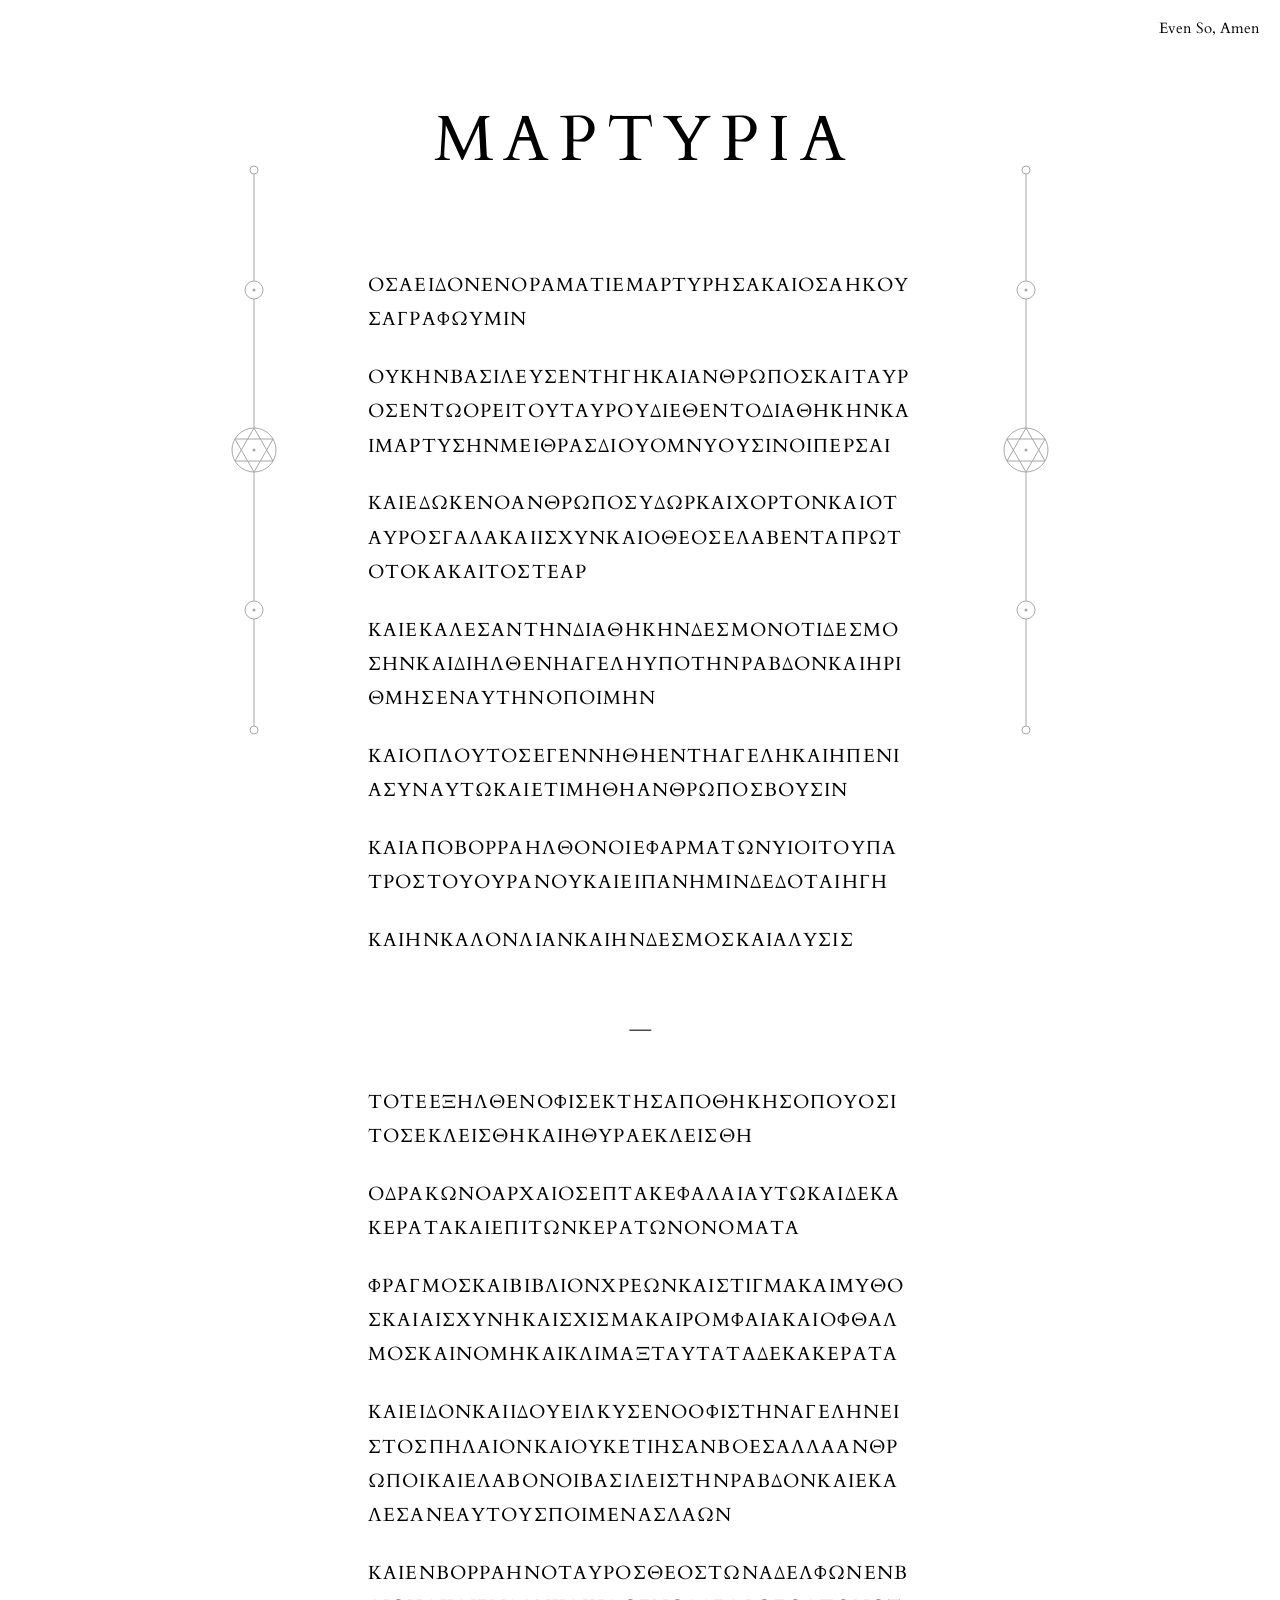
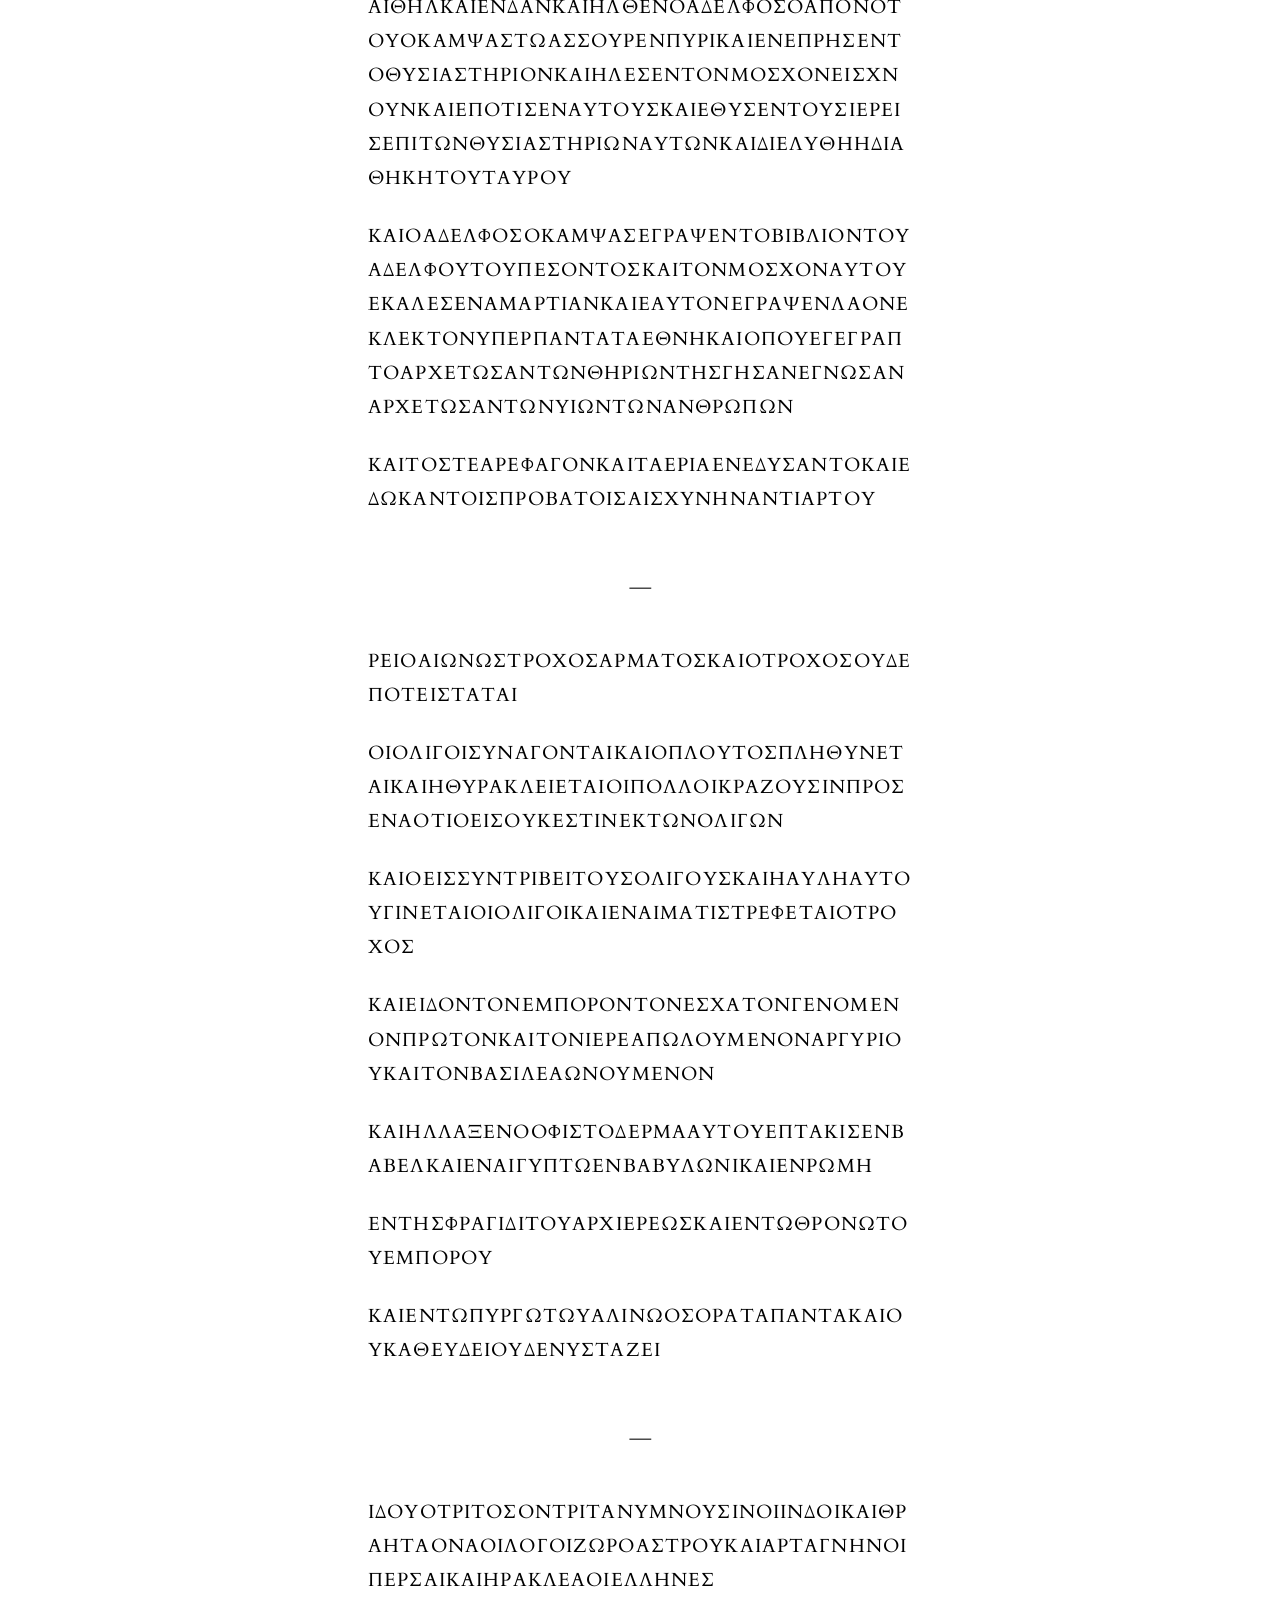
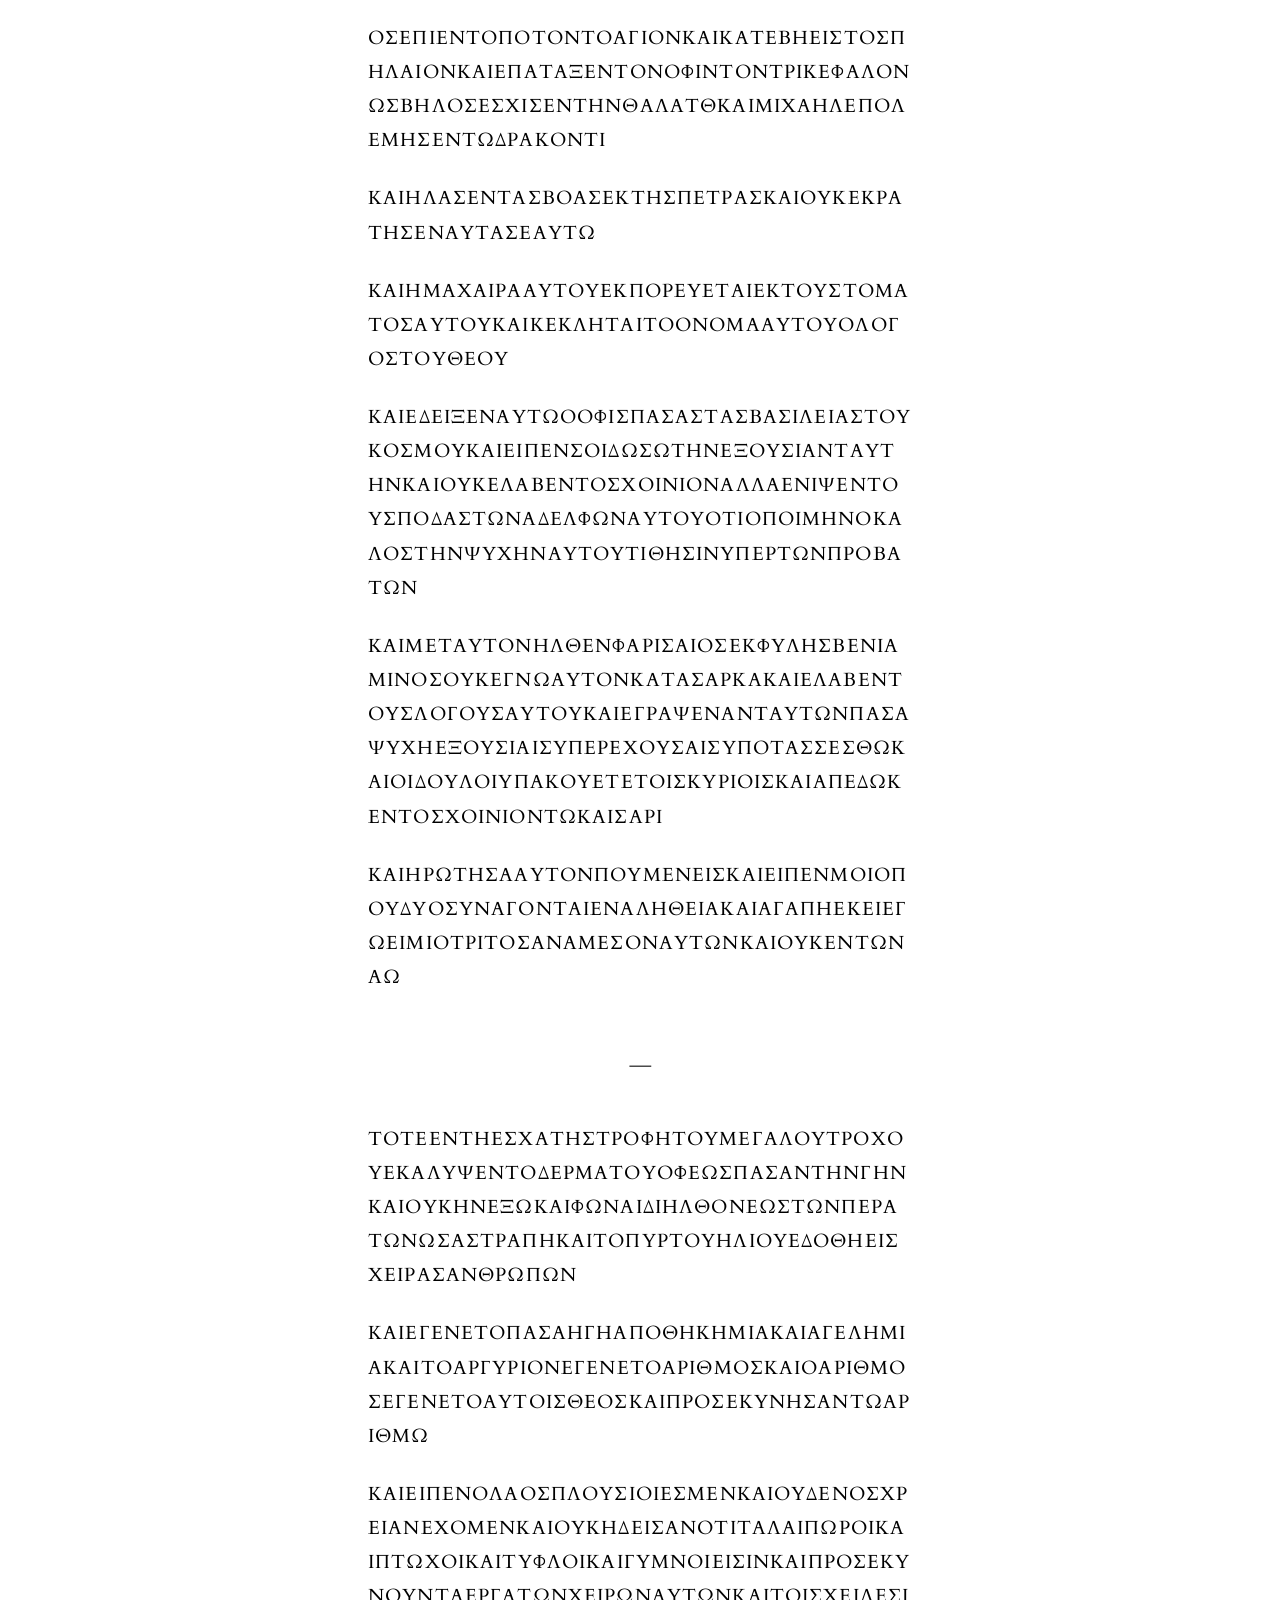
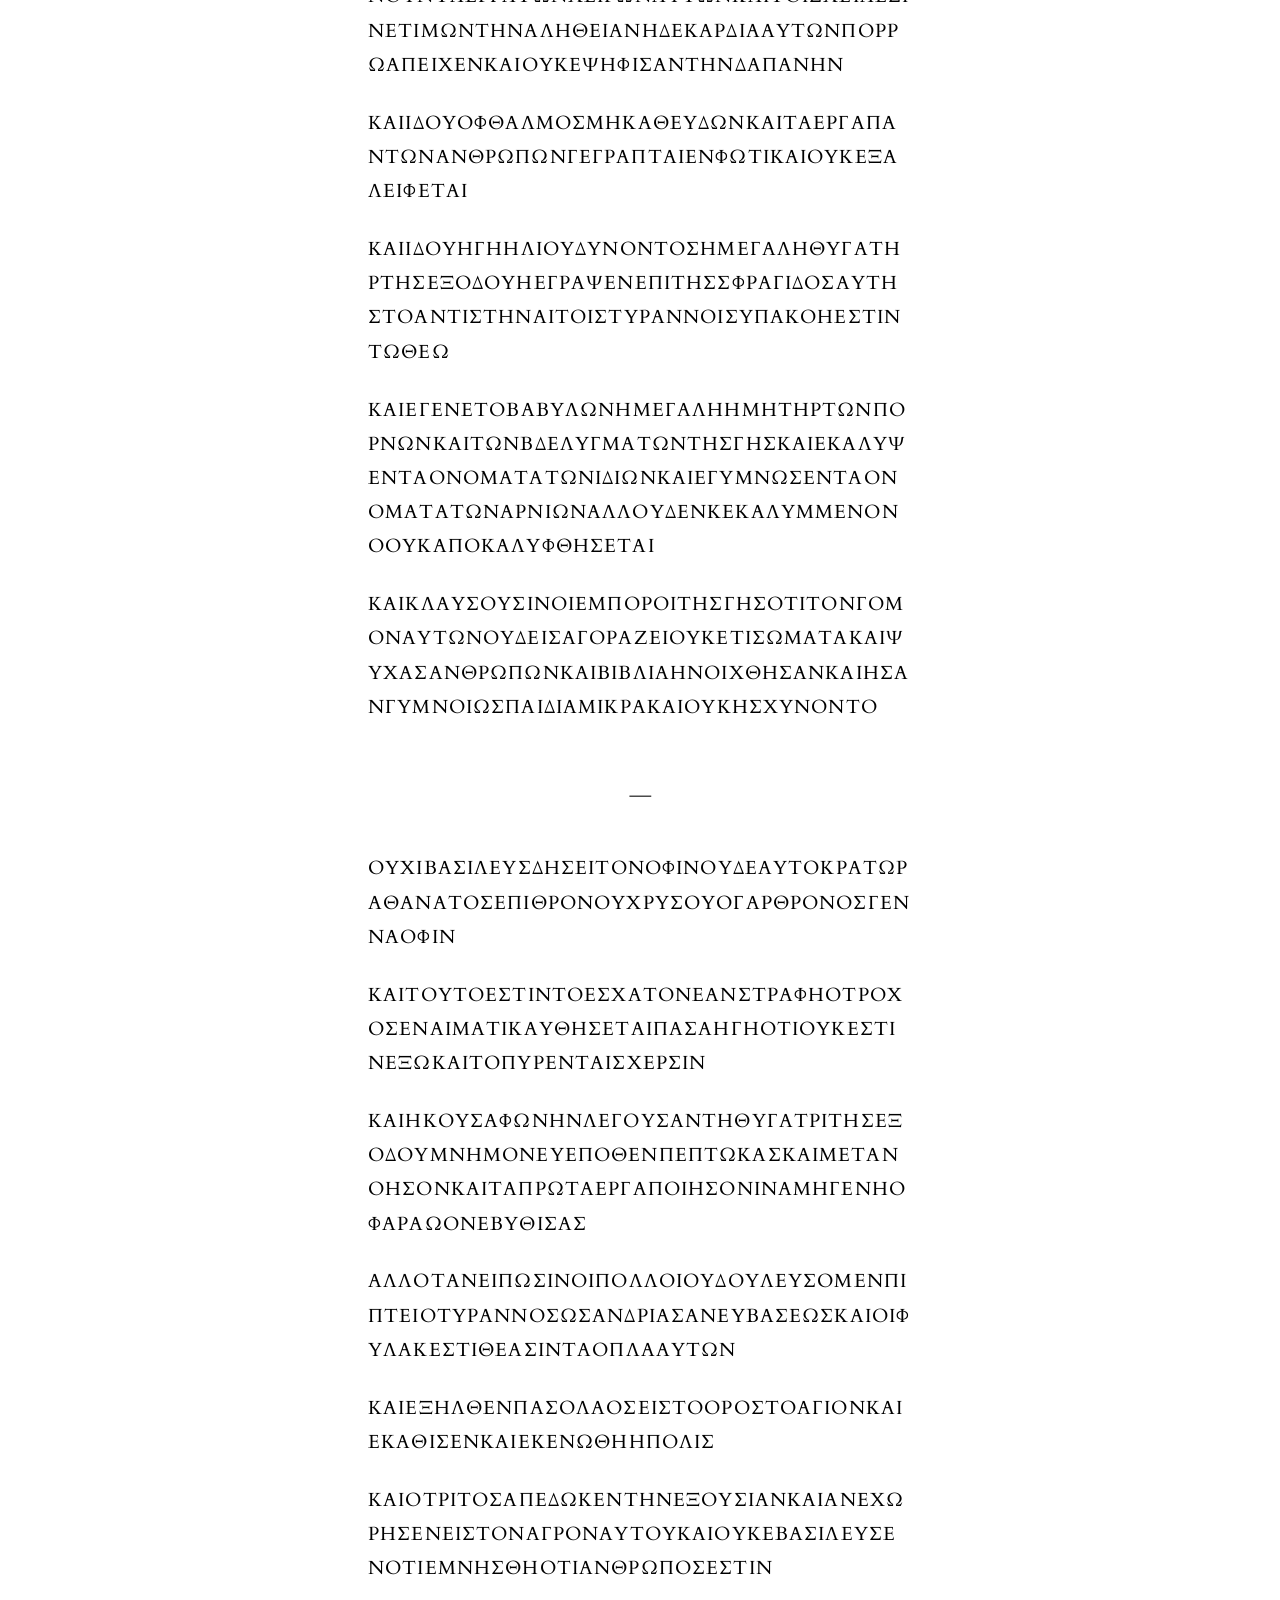
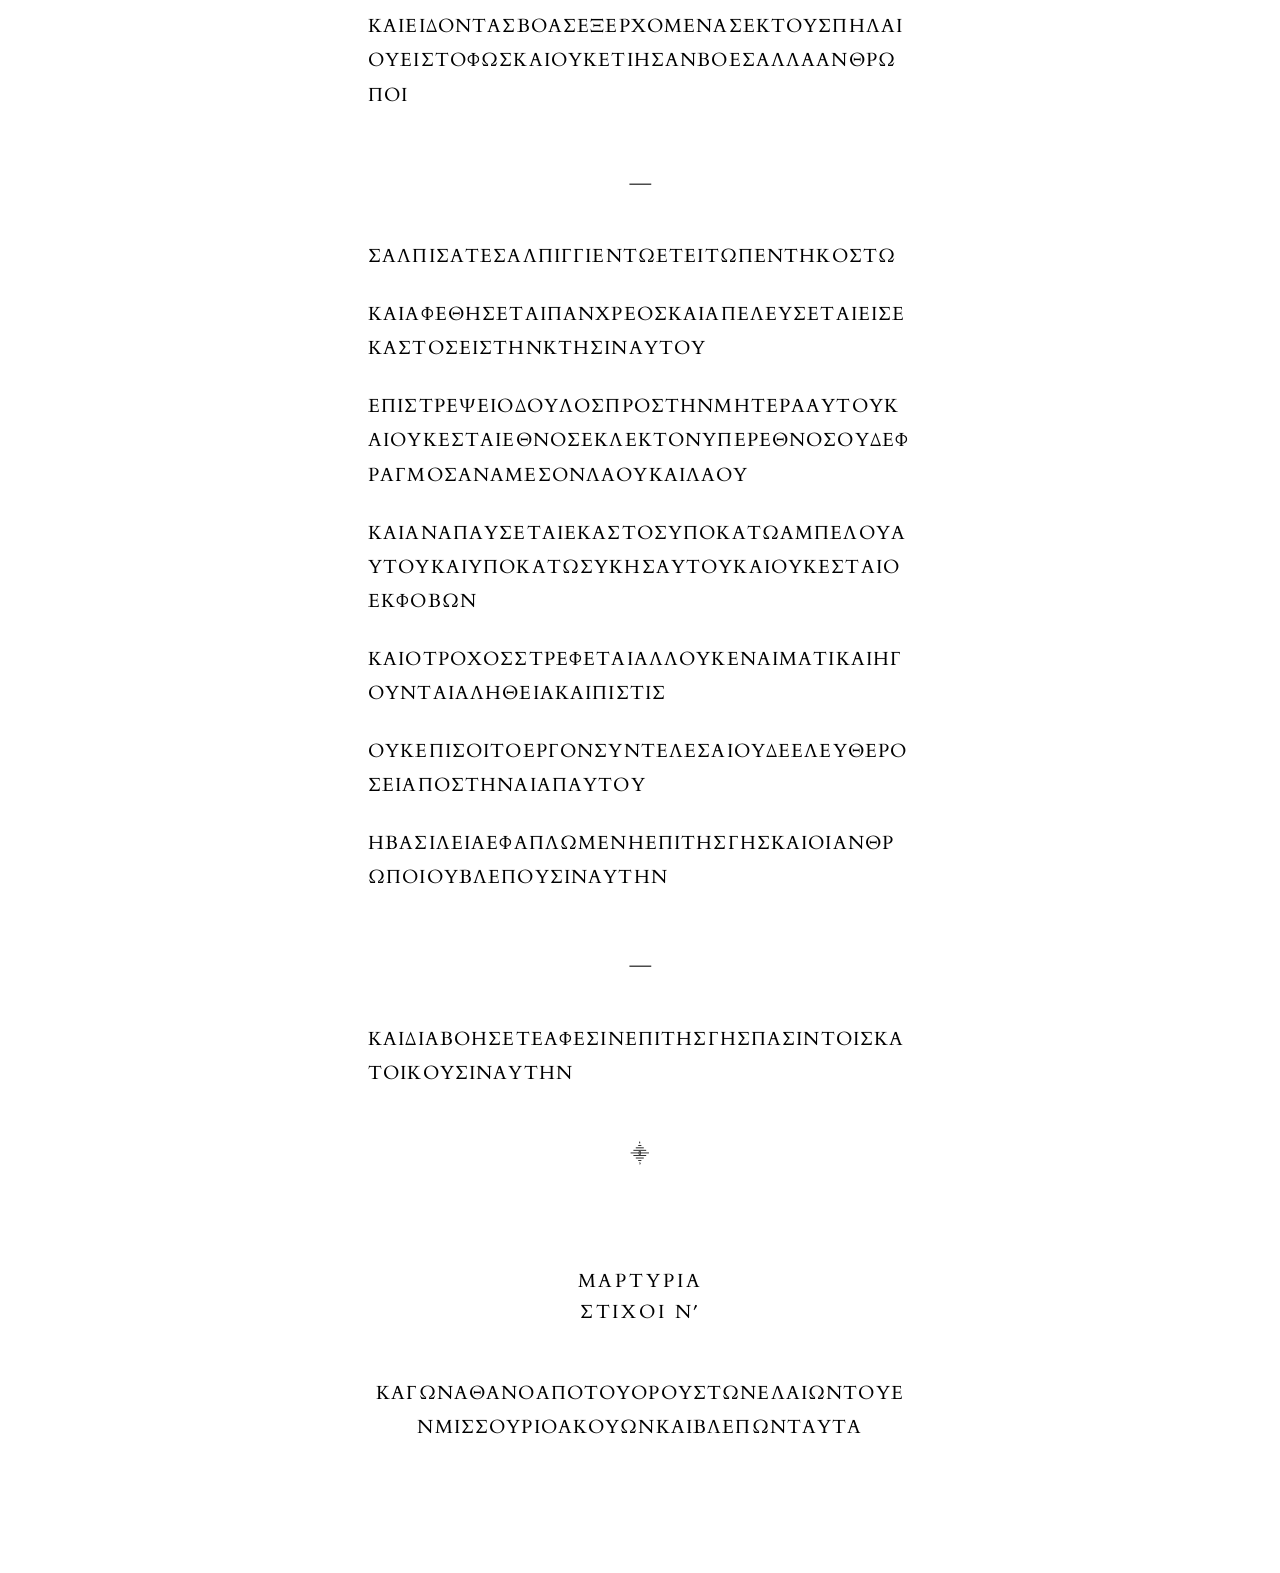
<file: index.html>
<!DOCTYPE html>
<html lang="en">
<head>
<meta charset="utf-8">
<meta name="viewport" content="width=device-width, initial-scale=1">
<title>ΜΑΡΤΥΡΙΑ</title>
<meta name="description" content="ΜΑΡΤΥΡΙΑ, “testimony”: the full Greek text, written in continuous uncial capitals, on the covenant of the bull, the serpent, the wheel and the year of release.">
<meta name="robots" content="index, follow, max-snippet:-1">
<link rel="canonical" href="https://martyriastorage.vercel.app/">
<meta property="og:site_name" content="ΜΑΡΤΥΡΙΑ">
<meta property="og:title" content="ΜΑΡΤΥΡΙΑ">
<meta property="og:description" content="ΜΑΡΤΥΡΙΑ, “testimony”: the full Greek text, written in continuous uncial capitals, on the covenant of the bull, the serpent, the wheel and the year of release.">
<meta property="og:url" content="https://martyriastorage.vercel.app/">
<meta property="og:type" content="article">
<meta name="twitter:card" content="summary">
<link rel="icon" href="data:image/svg+xml,%3Csvg xmlns='http://www.w3.org/2000/svg' viewBox='0 0 64 64'%3E%3Crect width='64' height='64' fill='%23000'/%3E%3Ctext x='32' y='46' font-family='Georgia,serif' font-size='40' text-anchor='middle' fill='%23fff'%3EΜ%3C/text%3E%3C/svg%3E">
<link rel="preconnect" href="https://fonts.googleapis.com"><link rel="preconnect" href="https://fonts.gstatic.com" crossorigin><link href="https://fonts.googleapis.com/css2?family=Cardo:ital,wght@0,400;0,700;1,400&display=swap" rel="stylesheet"><link href="https://fonts.googleapis.com/css2?family=Cardo&text=%E2%B8%8E%E2%B8%8F&display=swap" rel="stylesheet">
<link rel="stylesheet" href="/style.css">
<script type="application/ld+json">{"@context": "https://schema.org", "@type": "CreativeWork", "name": "ΜΑΡΤΥΡΙΑ", "alternateName": ["Martyria", "Testimony"], "description": "ΜΑΡΤΥΡΙΑ, “testimony”: the full Greek text, written in continuous uncial capitals, on the covenant of the bull, the serpent, the wheel and the year of release.", "url": "https://martyriastorage.vercel.app/", "inLanguage": "grc", "dateModified": "2026-10-26", "genre": "Poetry"}</script>
</head>
<body>
<a class="other" href="/amen">Even So, Amen</a>
<main class="text">
<h1 lang="el">ΜΑΡΤΥΡΙΑ</h1><div lang="el"><p class="greek">ΟΣΑΕΙΔΟΝΕΝΟΡΑΜΑΤΙΕΜΑΡΤΥΡΗΣΑΚΑΙΟΣΑΗΚΟΥΣΑΓΡΑΦΩΥΜΙΝ</p><p class="greek">ΟΥΚΗΝΒΑΣΙΛΕΥΣΕΝΤΗΓΗΚΑΙΑΝΘΡΩΠΟΣΚΑΙΤΑΥΡΟΣΕΝΤΩΟΡΕΙΤΟΥΤΑΥΡΟΥΔΙΕΘΕΝΤΟΔΙΑΘΗΚΗΝΚΑΙΜΑΡΤΥΣΗΝΜΕΙΘΡΑΣΔΙΟΥΟΜΝΥΟΥΣΙΝΟΙΠΕΡΣΑΙ</p><p class="greek">ΚΑΙΕΔΩΚΕΝΟΑΝΘΡΩΠΟΣΥΔΩΡΚΑΙΧΟΡΤΟΝΚΑΙΟΤΑΥΡΟΣΓΑΛΑΚΑΙΙΣΧΥΝΚΑΙΟΘΕΟΣΕΛΑΒΕΝΤΑΠΡΩΤΟΤΟΚΑΚΑΙΤΟΣΤΕΑΡ</p><p class="greek">ΚΑΙΕΚΑΛΕΣΑΝΤΗΝΔΙΑΘΗΚΗΝΔΕΣΜΟΝΟΤΙΔΕΣΜΟΣΗΝΚΑΙΔΙΗΛΘΕΝΗΑΓΕΛΗΥΠΟΤΗΝΡΑΒΔΟΝΚΑΙΗΡΙΘΜΗΣΕΝΑΥΤΗΝΟΠΟΙΜΗΝ</p><p class="greek">ΚΑΙΟΠΛΟΥΤΟΣΕΓΕΝΝΗΘΗΕΝΤΗΑΓΕΛΗΚΑΙΗΠΕΝΙΑΣΥΝΑΥΤΩΚΑΙΕΤΙΜΗΘΗΑΝΘΡΩΠΟΣΒΟΥΣΙΝ</p><p class="greek">ΚΑΙΑΠΟΒΟΡΡΑΗΛΘΟΝΟΙΕΦΑΡΜΑΤΩΝΥΙΟΙΤΟΥΠΑΤΡΟΣΤΟΥΟΥΡΑΝΟΥΚΑΙΕΙΠΑΝΗΜΙΝΔΕΔΟΤΑΙΗΓΗ</p><p class="greek">ΚΑΙΗΝΚΑΛΟΝΛΙΑΝΚΑΙΗΝΔΕΣΜΟΣΚΑΙΑΛΥΣΙΣ</p><div class="divider" aria-hidden="true">⸏</div><p class="greek">ΤΟΤΕΕΞΗΛΘΕΝΟΦΙΣΕΚΤΗΣΑΠΟΘΗΚΗΣΟΠΟΥΟΣΙΤΟΣΕΚΛΕΙΣΘΗΚΑΙΗΘΥΡΑΕΚΛΕΙΣΘΗ</p><p class="greek">ΟΔΡΑΚΩΝΟΑΡΧΑΙΟΣΕΠΤΑΚΕΦΑΛΑΙΑΥΤΩΚΑΙΔΕΚΑΚΕΡΑΤΑΚΑΙΕΠΙΤΩΝΚΕΡΑΤΩΝΟΝΟΜΑΤΑ</p><p class="greek">ΦΡΑΓΜΟΣΚΑΙΒΙΒΛΙΟΝΧΡΕΩΝΚΑΙΣΤΙΓΜΑΚΑΙΜΥΘΟΣΚΑΙΑΙΣΧΥΝΗΚΑΙΣΧΙΣΜΑΚΑΙΡΟΜΦΑΙΑΚΑΙΟΦΘΑΛΜΟΣΚΑΙΝΟΜΗΚΑΙΚΛΙΜΑΞΤΑΥΤΑΤΑΔΕΚΑΚΕΡΑΤΑ</p><p class="greek">ΚΑΙΕΙΔΟΝΚΑΙΙΔΟΥΕΙΛΚΥΣΕΝΟΟΦΙΣΤΗΝΑΓΕΛΗΝΕΙΣΤΟΣΠΗΛΑΙΟΝΚΑΙΟΥΚΕΤΙΗΣΑΝΒΟΕΣΑΛΛΑΑΝΘΡΩΠΟΙΚΑΙΕΛΑΒΟΝΟΙΒΑΣΙΛΕΙΣΤΗΝΡΑΒΔΟΝΚΑΙΕΚΑΛΕΣΑΝΕΑΥΤΟΥΣΠΟΙΜΕΝΑΣΛΑΩΝ</p><p class="greek">ΚΑΙΕΝΒΟΡΡΑΗΝΟΤΑΥΡΟΣΘΕΟΣΤΩΝΑΔΕΛΦΩΝΕΝΒΑΙΘΗΛΚΑΙΕΝΔΑΝΚΑΙΗΛΘΕΝΟΑΔΕΛΦΟΣΟΑΠΟΝΟΤΟΥΟΚΑΜΨΑΣΤΩΑΣΣΟΥΡΕΝΠΥΡΙΚΑΙΕΝΕΠΡΗΣΕΝΤΟΘΥΣΙΑΣΤΗΡΙΟΝΚΑΙΗΛΕΣΕΝΤΟΝΜΟΣΧΟΝΕΙΣΧΝΟΥΝΚΑΙΕΠΟΤΙΣΕΝΑΥΤΟΥΣΚΑΙΕΘΥΣΕΝΤΟΥΣΙΕΡΕΙΣΕΠΙΤΩΝΘΥΣΙΑΣΤΗΡΙΩΝΑΥΤΩΝΚΑΙΔΙΕΛΥΘΗΗΔΙΑΘΗΚΗΤΟΥΤΑΥΡΟΥ</p><p class="greek">ΚΑΙΟΑΔΕΛΦΟΣΟΚΑΜΨΑΣΕΓΡΑΨΕΝΤΟΒΙΒΛΙΟΝΤΟΥΑΔΕΛΦΟΥΤΟΥΠΕΣΟΝΤΟΣΚΑΙΤΟΝΜΟΣΧΟΝΑΥΤΟΥΕΚΑΛΕΣΕΝΑΜΑΡΤΙΑΝΚΑΙΕΑΥΤΟΝΕΓΡΑΨΕΝΛΑΟΝΕΚΛΕΚΤΟΝΥΠΕΡΠΑΝΤΑΤΑΕΘΝΗΚΑΙΟΠΟΥΕΓΕΓΡΑΠΤΟΑΡΧΕΤΩΣΑΝΤΩΝΘΗΡΙΩΝΤΗΣΓΗΣΑΝΕΓΝΩΣΑΝΑΡΧΕΤΩΣΑΝΤΩΝΥΙΩΝΤΩΝΑΝΘΡΩΠΩΝ</p><p class="greek">ΚΑΙΤΟΣΤΕΑΡΕΦΑΓΟΝΚΑΙΤΑΕΡΙΑΕΝΕΔΥΣΑΝΤΟΚΑΙΕΔΩΚΑΝΤΟΙΣΠΡΟΒΑΤΟΙΣΑΙΣΧΥΝΗΝΑΝΤΙΑΡΤΟΥ</p><div class="divider" aria-hidden="true">⸏</div><p class="greek">ΡΕΙΟΑΙΩΝΩΣΤΡΟΧΟΣΑΡΜΑΤΟΣΚΑΙΟΤΡΟΧΟΣΟΥΔΕΠΟΤΕΙΣΤΑΤΑΙ</p><p class="greek">ΟΙΟΛΙΓΟΙΣΥΝΑΓΟΝΤΑΙΚΑΙΟΠΛΟΥΤΟΣΠΛΗΘΥΝΕΤΑΙΚΑΙΗΘΥΡΑΚΛΕΙΕΤΑΙΟΙΠΟΛΛΟΙΚΡΑΖΟΥΣΙΝΠΡΟΣΕΝΑΟΤΙΟΕΙΣΟΥΚΕΣΤΙΝΕΚΤΩΝΟΛΙΓΩΝ</p><p class="greek">ΚΑΙΟΕΙΣΣΥΝΤΡΙΒΕΙΤΟΥΣΟΛΙΓΟΥΣΚΑΙΗΑΥΛΗΑΥΤΟΥΓΙΝΕΤΑΙΟΙΟΛΙΓΟΙΚΑΙΕΝΑΙΜΑΤΙΣΤΡΕΦΕΤΑΙΟΤΡΟΧΟΣ</p><p class="greek">ΚΑΙΕΙΔΟΝΤΟΝΕΜΠΟΡΟΝΤΟΝΕΣΧΑΤΟΝΓΕΝΟΜΕΝΟΝΠΡΩΤΟΝΚΑΙΤΟΝΙΕΡΕΑΠΩΛΟΥΜΕΝΟΝΑΡΓΥΡΙΟΥΚΑΙΤΟΝΒΑΣΙΛΕΑΩΝΟΥΜΕΝΟΝ</p><p class="greek">ΚΑΙΗΛΛΑΞΕΝΟΟΦΙΣΤΟΔΕΡΜΑΑΥΤΟΥΕΠΤΑΚΙΣΕΝΒΑΒΕΛΚΑΙΕΝΑΙΓΥΠΤΩΕΝΒΑΒΥΛΩΝΙΚΑΙΕΝΡΩΜΗ</p><p class="greek">ΕΝΤΗΣΦΡΑΓΙΔΙΤΟΥΑΡΧΙΕΡΕΩΣΚΑΙΕΝΤΩΘΡΟΝΩΤΟΥΕΜΠΟΡΟΥ</p><p class="greek">ΚΑΙΕΝΤΩΠΥΡΓΩΤΩΥΑΛΙΝΩΟΣΟΡΑΤΑΠΑΝΤΑΚΑΙΟΥΚΑΘΕΥΔΕΙΟΥΔΕΝΥΣΤΑΖΕΙ</p><div class="divider" aria-hidden="true">⸏</div><p class="greek">ΙΔΟΥΟΤΡΙΤΟΣΟΝΤΡΙΤΑΝΥΜΝΟΥΣΙΝΟΙΙΝΔΟΙΚΑΙΘΡΑΗΤΑΟΝΑΟΙΛΟΓΟΙΖΩΡΟΑΣΤΡΟΥΚΑΙΑΡΤΑΓΝΗΝΟΙΠΕΡΣΑΙΚΑΙΗΡΑΚΛΕΑΟΙΕΛΛΗΝΕΣ</p><p class="greek">ΟΣΕΠΙΕΝΤΟΠΟΤΟΝΤΟΑΓΙΟΝΚΑΙΚΑΤΕΒΗΕΙΣΤΟΣΠΗΛΑΙΟΝΚΑΙΕΠΑΤΑΞΕΝΤΟΝΟΦΙΝΤΟΝΤΡΙΚΕΦΑΛΟΝΩΣΒΗΛΟΣΕΣΧΙΣΕΝΤΗΝΘΑΛΑΤΘΚΑΙΜΙΧΑΗΛΕΠΟΛΕΜΗΣΕΝΤΩΔΡΑΚΟΝΤΙ</p><p class="greek">ΚΑΙΗΛΑΣΕΝΤΑΣΒΟΑΣΕΚΤΗΣΠΕΤΡΑΣΚΑΙΟΥΚΕΚΡΑΤΗΣΕΝΑΥΤΑΣΕΑΥΤΩ</p><p class="greek">ΚΑΙΗΜΑΧΑΙΡΑΑΥΤΟΥΕΚΠΟΡΕΥΕΤΑΙΕΚΤΟΥΣΤΟΜΑΤΟΣΑΥΤΟΥΚΑΙΚΕΚΛΗΤΑΙΤΟΟΝΟΜΑΑΥΤΟΥΟΛΟΓΟΣΤΟΥΘΕΟΥ</p><p class="greek">ΚΑΙΕΔΕΙΞΕΝΑΥΤΩΟΟΦΙΣΠΑΣΑΣΤΑΣΒΑΣΙΛΕΙΑΣΤΟΥΚΟΣΜΟΥΚΑΙΕΙΠΕΝΣΟΙΔΩΣΩΤΗΝΕΞΟΥΣΙΑΝΤΑΥΤΗΝΚΑΙΟΥΚΕΛΑΒΕΝΤΟΣΧΟΙΝΙΟΝΑΛΛΑΕΝΙΨΕΝΤΟΥΣΠΟΔΑΣΤΩΝΑΔΕΛΦΩΝΑΥΤΟΥΟΤΙΟΠΟΙΜΗΝΟΚΑΛΟΣΤΗΝΨΥΧΗΝΑΥΤΟΥΤΙΘΗΣΙΝΥΠΕΡΤΩΝΠΡΟΒΑΤΩΝ</p><p class="greek">ΚΑΙΜΕΤΑΥΤΟΝΗΛΘΕΝΦΑΡΙΣΑΙΟΣΕΚΦΥΛΗΣΒΕΝΙΑΜΙΝΟΣΟΥΚΕΓΝΩΑΥΤΟΝΚΑΤΑΣΑΡΚΑΚΑΙΕΛΑΒΕΝΤΟΥΣΛΟΓΟΥΣΑΥΤΟΥΚΑΙΕΓΡΑΨΕΝΑΝΤΑΥΤΩΝΠΑΣΑΨΥΧΗΕΞΟΥΣΙΑΙΣΥΠΕΡΕΧΟΥΣΑΙΣΥΠΟΤΑΣΣΕΣΘΩΚΑΙΟΙΔΟΥΛΟΙΥΠΑΚΟΥΕΤΕΤΟΙΣΚΥΡΙΟΙΣΚΑΙΑΠΕΔΩΚΕΝΤΟΣΧΟΙΝΙΟΝΤΩΚΑΙΣΑΡΙ</p><p class="greek">ΚΑΙΗΡΩΤΗΣΑΑΥΤΟΝΠΟΥΜΕΝΕΙΣΚΑΙΕΙΠΕΝΜΟΙΟΠΟΥΔΥΟΣΥΝΑΓΟΝΤΑΙΕΝΑΛΗΘΕΙΑΚΑΙΑΓΑΠΗΕΚΕΙΕΓΩΕΙΜΙΟΤΡΙΤΟΣΑΝΑΜΕΣΟΝΑΥΤΩΝΚΑΙΟΥΚΕΝΤΩΝΑΩ</p><div class="divider" aria-hidden="true">⸏</div><p class="greek">ΤΟΤΕΕΝΤΗΕΣΧΑΤΗΣΤΡΟΦΗΤΟΥΜΕΓΑΛΟΥΤΡΟΧΟΥΕΚΑΛΥΨΕΝΤΟΔΕΡΜΑΤΟΥΟΦΕΩΣΠΑΣΑΝΤΗΝΓΗΝΚΑΙΟΥΚΗΝΕΞΩΚΑΙΦΩΝΑΙΔΙΗΛΘΟΝΕΩΣΤΩΝΠΕΡΑΤΩΝΩΣΑΣΤΡΑΠΗΚΑΙΤΟΠΥΡΤΟΥΗΛΙΟΥΕΔΟΘΗΕΙΣΧΕΙΡΑΣΑΝΘΡΩΠΩΝ</p><p class="greek">ΚΑΙΕΓΕΝΕΤΟΠΑΣΑΗΓΗΑΠΟΘΗΚΗΜΙΑΚΑΙΑΓΕΛΗΜΙΑΚΑΙΤΟΑΡΓΥΡΙΟΝΕΓΕΝΕΤΟΑΡΙΘΜΟΣΚΑΙΟΑΡΙΘΜΟΣΕΓΕΝΕΤΟΑΥΤΟΙΣΘΕΟΣΚΑΙΠΡΟΣΕΚΥΝΗΣΑΝΤΩΑΡΙΘΜΩ</p><p class="greek">ΚΑΙΕΙΠΕΝΟΛΑΟΣΠΛΟΥΣΙΟΙΕΣΜΕΝΚΑΙΟΥΔΕΝΟΣΧΡΕΙΑΝΕΧΟΜΕΝΚΑΙΟΥΚΗΔΕΙΣΑΝΟΤΙΤΑΛΑΙΠΩΡΟΙΚΑΙΠΤΩΧΟΙΚΑΙΤΥΦΛΟΙΚΑΙΓΥΜΝΟΙΕΙΣΙΝΚΑΙΠΡΟΣΕΚΥΝΟΥΝΤΑΕΡΓΑΤΩΝΧΕΙΡΩΝΑΥΤΩΝΚΑΙΤΟΙΣΧΕΙΛΕΣΙΝΕΤΙΜΩΝΤΗΝΑΛΗΘΕΙΑΝΗΔΕΚΑΡΔΙΑΑΥΤΩΝΠΟΡΡΩΑΠΕΙΧΕΝΚΑΙΟΥΚΕΨΗΦΙΣΑΝΤΗΝΔΑΠΑΝΗΝ</p><p class="greek">ΚΑΙΙΔΟΥΟΦΘΑΛΜΟΣΜΗΚΑΘΕΥΔΩΝΚΑΙΤΑΕΡΓΑΠΑΝΤΩΝΑΝΘΡΩΠΩΝΓΕΓΡΑΠΤΑΙΕΝΦΩΤΙΚΑΙΟΥΚΕΞΑΛΕΙΦΕΤΑΙ</p><p class="greek">ΚΑΙΙΔΟΥΗΓΗΗΛΙΟΥΔΥΝΟΝΤΟΣΗΜΕΓΑΛΗΘΥΓΑΤΗΡΤΗΣΕΞΟΔΟΥΗΕΓΡΑΨΕΝΕΠΙΤΗΣΣΦΡΑΓΙΔΟΣΑΥΤΗΣΤΟΑΝΤΙΣΤΗΝΑΙΤΟΙΣΤΥΡΑΝΝΟΙΣΥΠΑΚΟΗΕΣΤΙΝΤΩΘΕΩ</p><p class="greek">ΚΑΙΕΓΕΝΕΤΟΒΑΒΥΛΩΝΗΜΕΓΑΛΗΗΜΗΤΗΡΤΩΝΠΟΡΝΩΝΚΑΙΤΩΝΒΔΕΛΥΓΜΑΤΩΝΤΗΣΓΗΣΚΑΙΕΚΑΛΥΨΕΝΤΑΟΝΟΜΑΤΑΤΩΝΙΔΙΩΝΚΑΙΕΓΥΜΝΩΣΕΝΤΑΟΝΟΜΑΤΑΤΩΝΑΡΝΙΩΝΑΛΛΟΥΔΕΝΚΕΚΑΛΥΜΜΕΝΟΝΟΟΥΚΑΠΟΚΑΛΥΦΘΗΣΕΤΑΙ</p><p class="greek">ΚΑΙΚΛΑΥΣΟΥΣΙΝΟΙΕΜΠΟΡΟΙΤΗΣΓΗΣΟΤΙΤΟΝΓΟΜΟΝΑΥΤΩΝΟΥΔΕΙΣΑΓΟΡΑΖΕΙΟΥΚΕΤΙΣΩΜΑΤΑΚΑΙΨΥΧΑΣΑΝΘΡΩΠΩΝΚΑΙΒΙΒΛΙΑΗΝΟΙΧΘΗΣΑΝΚΑΙΗΣΑΝΓΥΜΝΟΙΩΣΠΑΙΔΙΑΜΙΚΡΑΚΑΙΟΥΚΗΣΧΥΝΟΝΤΟ</p><div class="divider" aria-hidden="true">⸏</div><p class="greek">ΟΥΧΙΒΑΣΙΛΕΥΣΔΗΣΕΙΤΟΝΟΦΙΝΟΥΔΕΑΥΤΟΚΡΑΤΩΡΑΘΑΝΑΤΟΣΕΠΙΘΡΟΝΟΥΧΡΥΣΟΥΟΓΑΡΘΡΟΝΟΣΓΕΝΝΑΟΦΙΝ</p><p class="greek">ΚΑΙΤΟΥΤΟΕΣΤΙΝΤΟΕΣΧΑΤΟΝΕΑΝΣΤΡΑΦΗΟΤΡΟΧΟΣΕΝΑΙΜΑΤΙΚΑΥΘΗΣΕΤΑΙΠΑΣΑΗΓΗΟΤΙΟΥΚΕΣΤΙΝΕΞΩΚΑΙΤΟΠΥΡΕΝΤΑΙΣΧΕΡΣΙΝ</p><p class="greek">ΚΑΙΗΚΟΥΣΑΦΩΝΗΝΛΕΓΟΥΣΑΝΤΗΘΥΓΑΤΡΙΤΗΣΕΞΟΔΟΥΜΝΗΜΟΝΕΥΕΠΟΘΕΝΠΕΠΤΩΚΑΣΚΑΙΜΕΤΑΝΟΗΣΟΝΚΑΙΤΑΠΡΩΤΑΕΡΓΑΠΟΙΗΣΟΝΙΝΑΜΗΓΕΝΗΟΦΑΡΑΩΟΝΕΒΥΘΙΣΑΣ</p><p class="greek">ΑΛΛΟΤΑΝΕΙΠΩΣΙΝΟΙΠΟΛΛΟΙΟΥΔΟΥΛΕΥΣΟΜΕΝΠΙΠΤΕΙΟΤΥΡΑΝΝΟΣΩΣΑΝΔΡΙΑΣΑΝΕΥΒΑΣΕΩΣΚΑΙΟΙΦΥΛΑΚΕΣΤΙΘΕΑΣΙΝΤΑΟΠΛΑΑΥΤΩΝ</p><p class="greek">ΚΑΙΕΞΗΛΘΕΝΠΑΣΟΛΑΟΣΕΙΣΤΟΟΡΟΣΤΟΑΓΙΟΝΚΑΙΕΚΑΘΙΣΕΝΚΑΙΕΚΕΝΩΘΗΗΠΟΛΙΣ</p><p class="greek">ΚΑΙΟΤΡΙΤΟΣΑΠΕΔΩΚΕΝΤΗΝΕΞΟΥΣΙΑΝΚΑΙΑΝΕΧΩΡΗΣΕΝΕΙΣΤΟΝΑΓΡΟΝΑΥΤΟΥΚΑΙΟΥΚΕΒΑΣΙΛΕΥΣΕΝΟΤΙΕΜΝΗΣΘΗΟΤΙΑΝΘΡΩΠΟΣΕΣΤΙΝ</p><p class="greek">ΚΑΙΕΙΔΟΝΤΑΣΒΟΑΣΕΞΕΡΧΟΜΕΝΑΣΕΚΤΟΥΣΠΗΛΑΙΟΥΕΙΣΤΟΦΩΣΚΑΙΟΥΚΕΤΙΗΣΑΝΒΟΕΣΑΛΛΑΑΝΘΡΩΠΟΙ</p><div class="divider" aria-hidden="true">⸏</div><p class="greek">ΣΑΛΠΙΣΑΤΕΣΑΛΠΙΓΓΙΕΝΤΩΕΤΕΙΤΩΠΕΝΤΗΚΟΣΤΩ</p><p class="greek">ΚΑΙΑΦΕΘΗΣΕΤΑΙΠΑΝΧΡΕΟΣΚΑΙΑΠΕΛΕΥΣΕΤΑΙΕΙΣΕΚΑΣΤΟΣΕΙΣΤΗΝΚΤΗΣΙΝΑΥΤΟΥ</p><p class="greek">ΕΠΙΣΤΡΕΨΕΙΟΔΟΥΛΟΣΠΡΟΣΤΗΝΜΗΤΕΡΑΑΥΤΟΥΚΑΙΟΥΚΕΣΤΑΙΕΘΝΟΣΕΚΛΕΚΤΟΝΥΠΕΡΕΘΝΟΣΟΥΔΕΦΡΑΓΜΟΣΑΝΑΜΕΣΟΝΛΑΟΥΚΑΙΛΑΟΥ</p><p class="greek">ΚΑΙΑΝΑΠΑΥΣΕΤΑΙΕΚΑΣΤΟΣΥΠΟΚΑΤΩΑΜΠΕΛΟΥΑΥΤΟΥΚΑΙΥΠΟΚΑΤΩΣΥΚΗΣΑΥΤΟΥΚΑΙΟΥΚΕΣΤΑΙΟΕΚΦΟΒΩΝ</p><p class="greek">ΚΑΙΟΤΡΟΧΟΣΣΤΡΕΦΕΤΑΙΑΛΛΟΥΚΕΝΑΙΜΑΤΙΚΑΙΗΓΟΥΝΤΑΙΑΛΗΘΕΙΑΚΑΙΠΙΣΤΙΣ</p><p class="greek">ΟΥΚΕΠΙΣΟΙΤΟΕΡΓΟΝΣΥΝΤΕΛΕΣΑΙΟΥΔΕΕΛΕΥΘΕΡΟΣΕΙΑΠΟΣΤΗΝΑΙΑΠΑΥΤΟΥ</p><p class="greek">ΗΒΑΣΙΛΕΙΑΕΦΑΠΛΩΜΕΝΗΕΠΙΤΗΣΓΗΣΚΑΙΟΙΑΝΘΡΩΠΟΙΟΥΒΛΕΠΟΥΣΙΝΑΥΤΗΝ</p><div class="divider" aria-hidden="true">⸏</div><p class="greek">ΚΑΙΔΙΑΒΟΗΣΕΤΕΑΦΕΣΙΝΕΠΙΤΗΣΓΗΣΠΑΣΙΝΤΟΙΣΚΑΤΟΙΚΟΥΣΙΝΑΥΤΗΝ</p><div class="divider" aria-hidden="true">⸎</div><div class="colophon"><p class="title">ΜΑΡΤΥΡΙΑ</p><p class="count">ΣΤΙΧΟΙ Νʹ</p><p class="greek">ΚΑΓΩΝΑΘΑΝΟΑΠΟΤΟΥΟΡΟΥΣΤΩΝΕΛΑΙΩΝΤΟΥΕΝΜΙΣΣΟΥΡΙΟΑΚΟΥΩΝΚΑΙΒΛΕΠΩΝΤΑΥΤΑ</p></div></div>
</main>
</body>
</html>
</file>
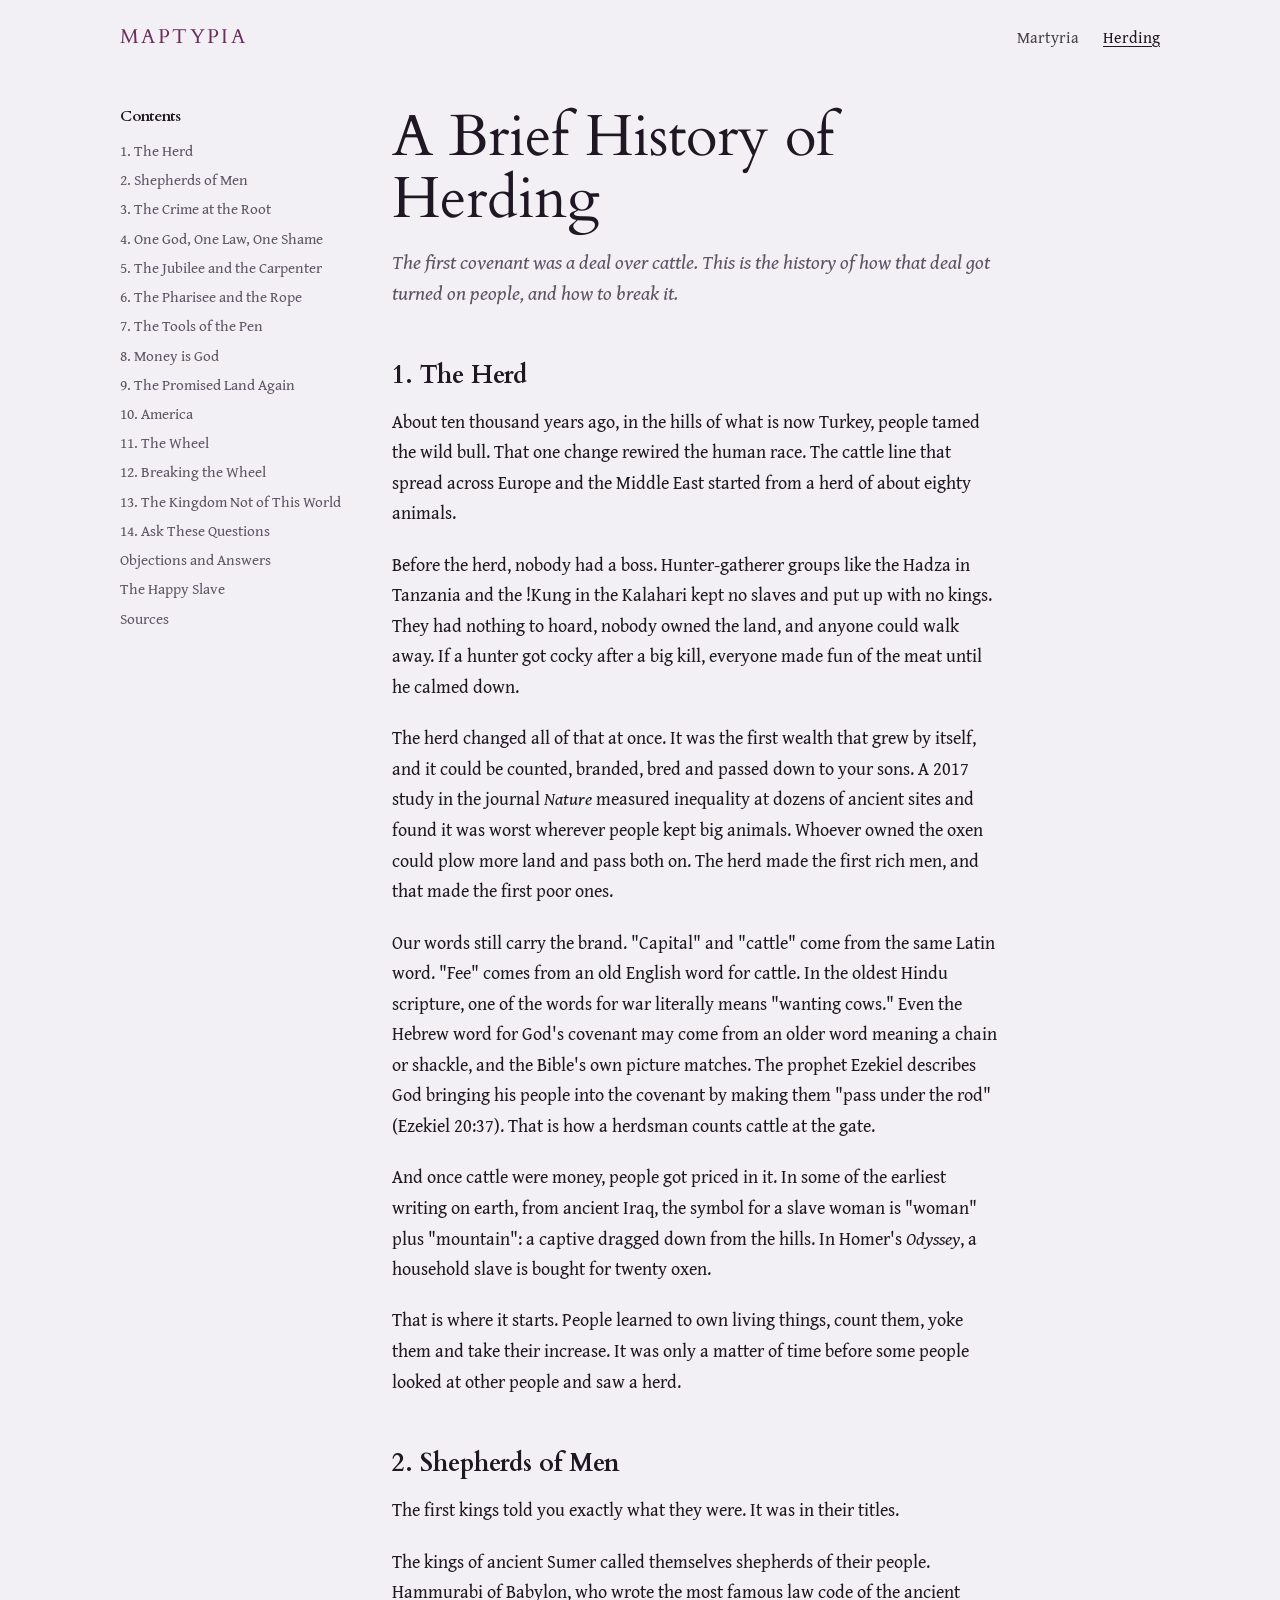
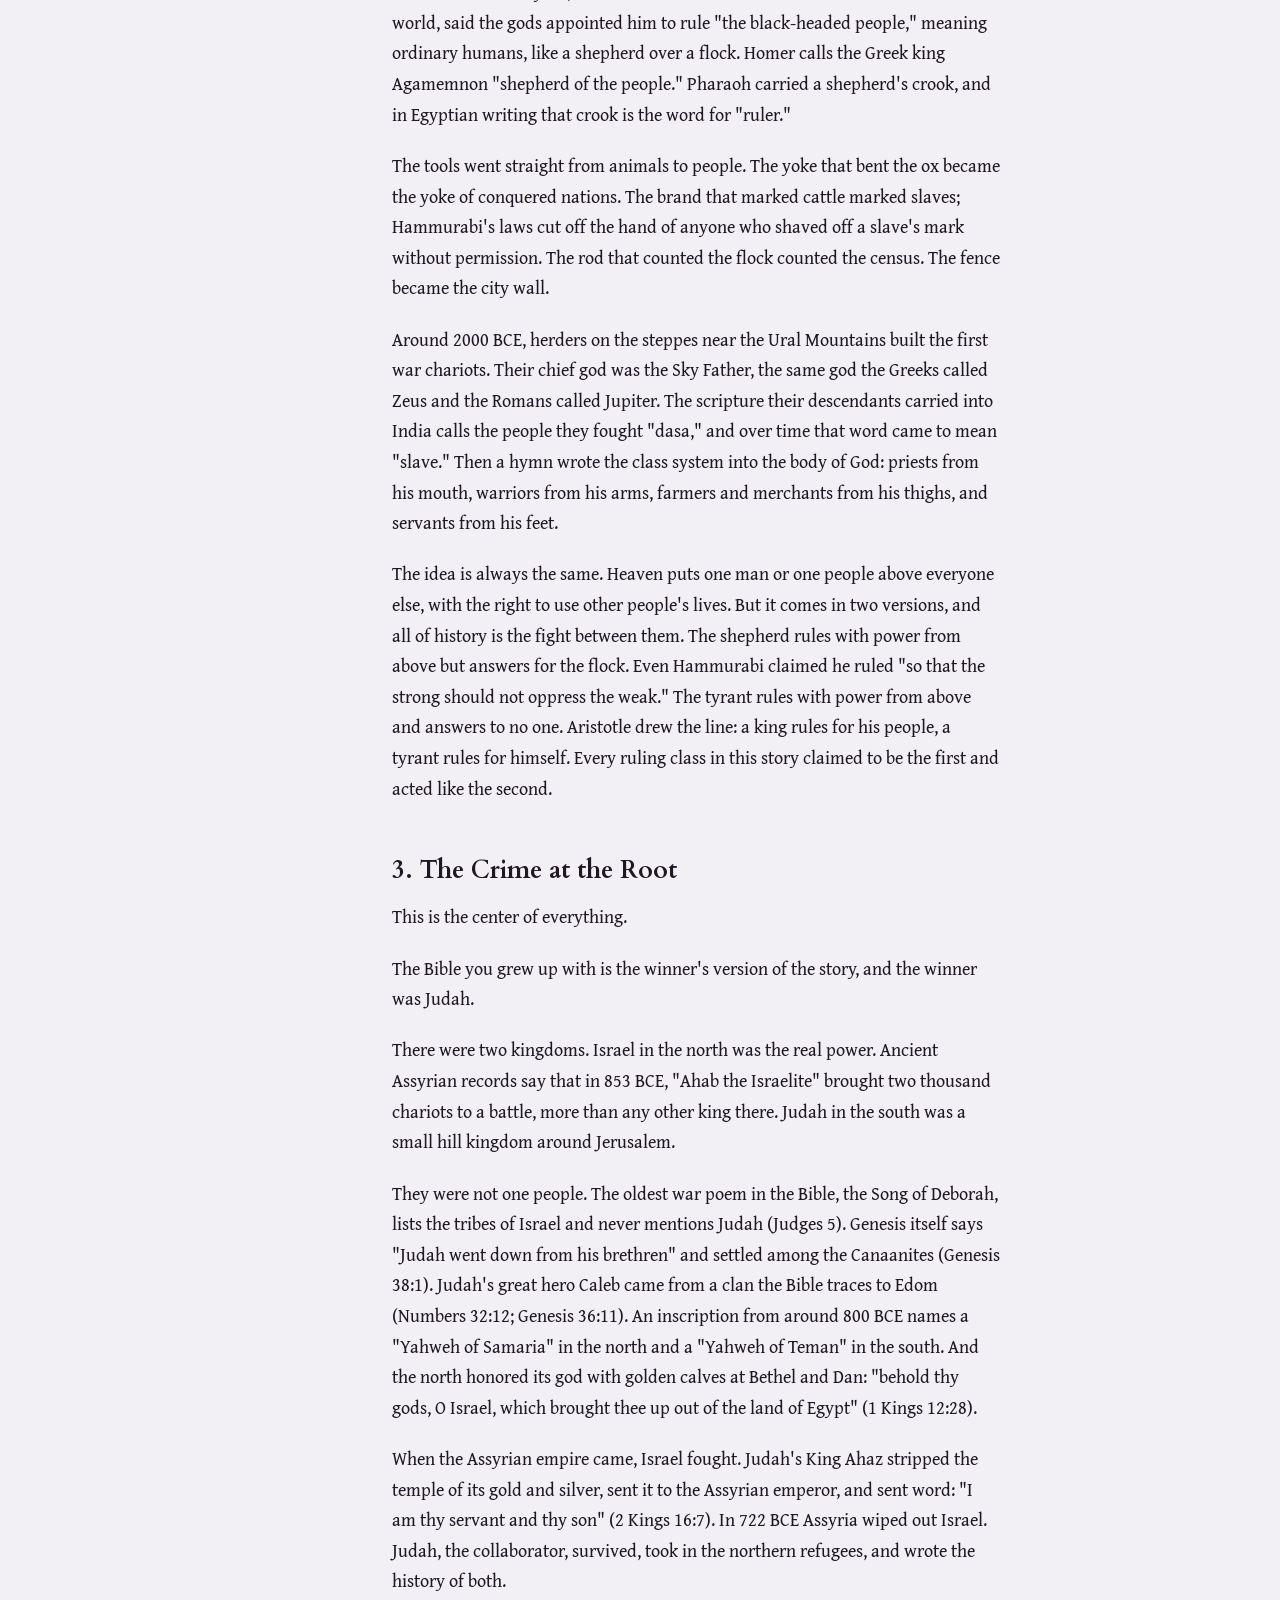
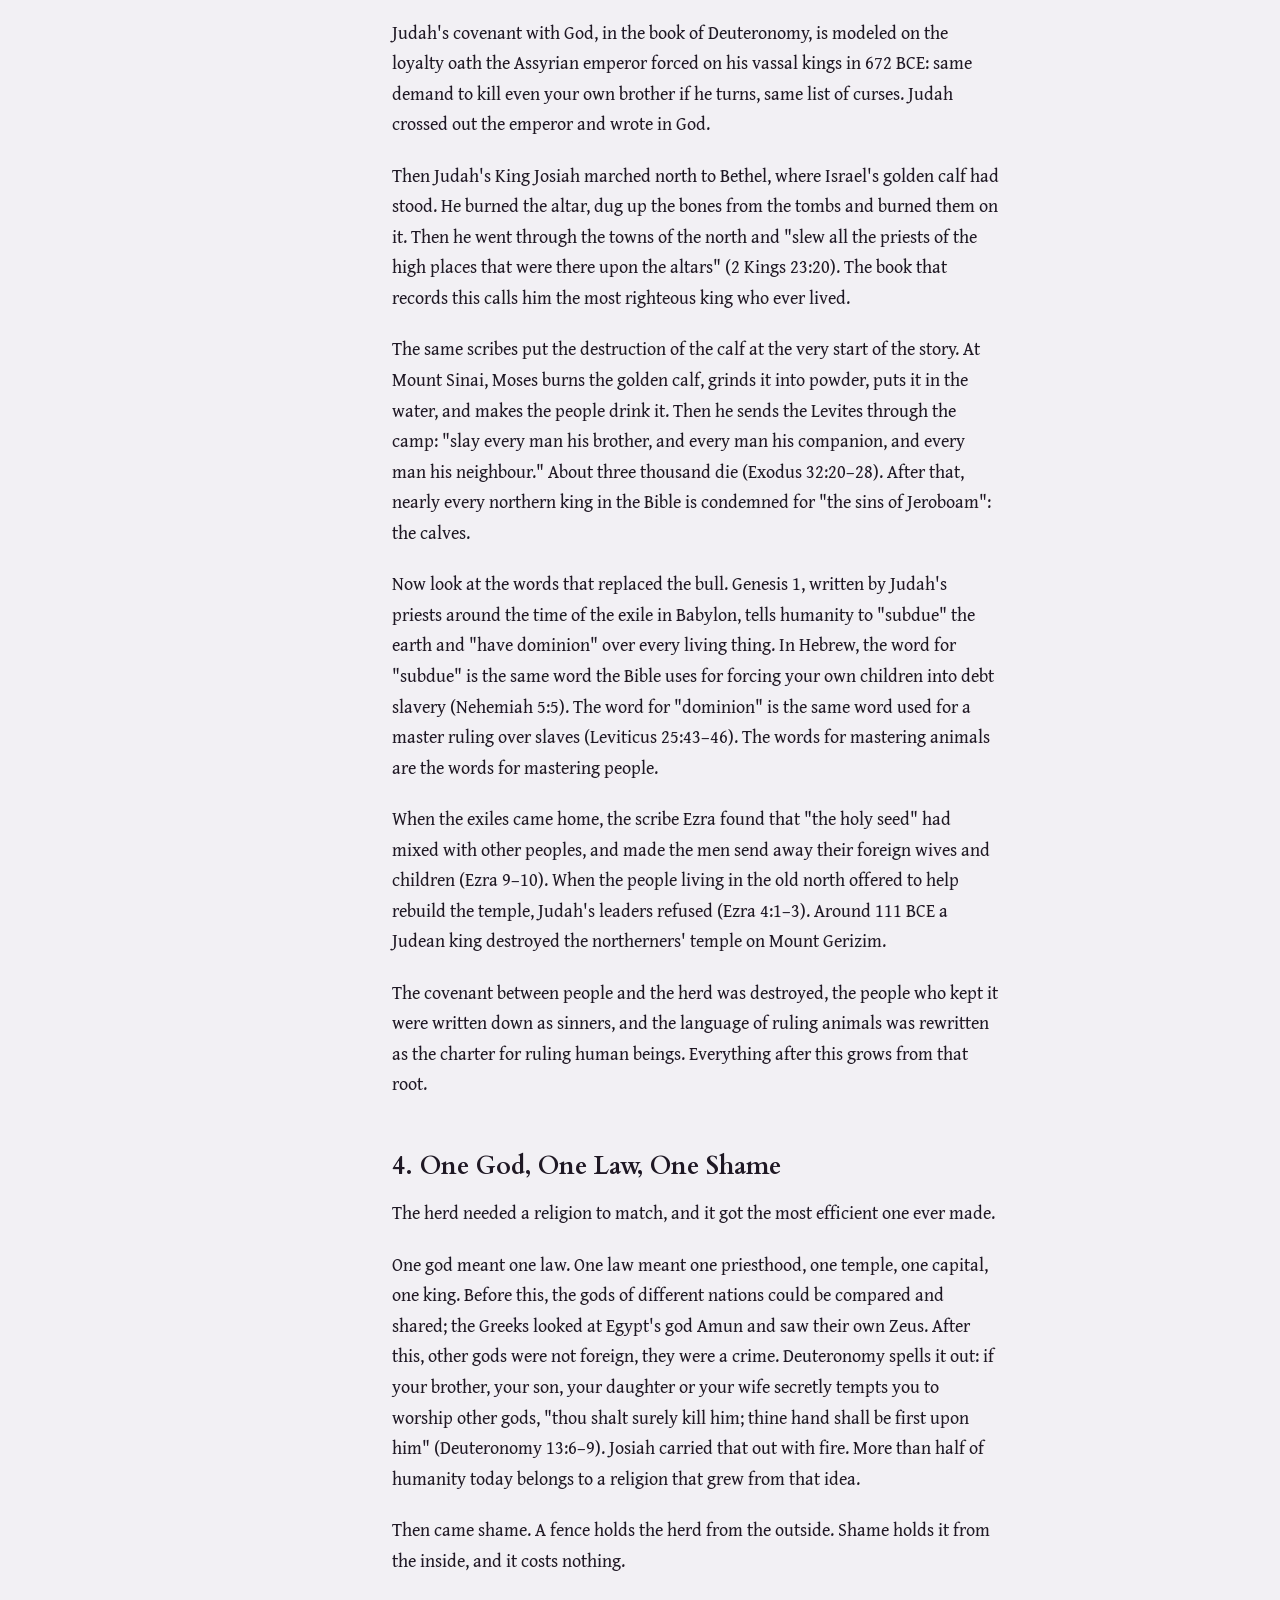
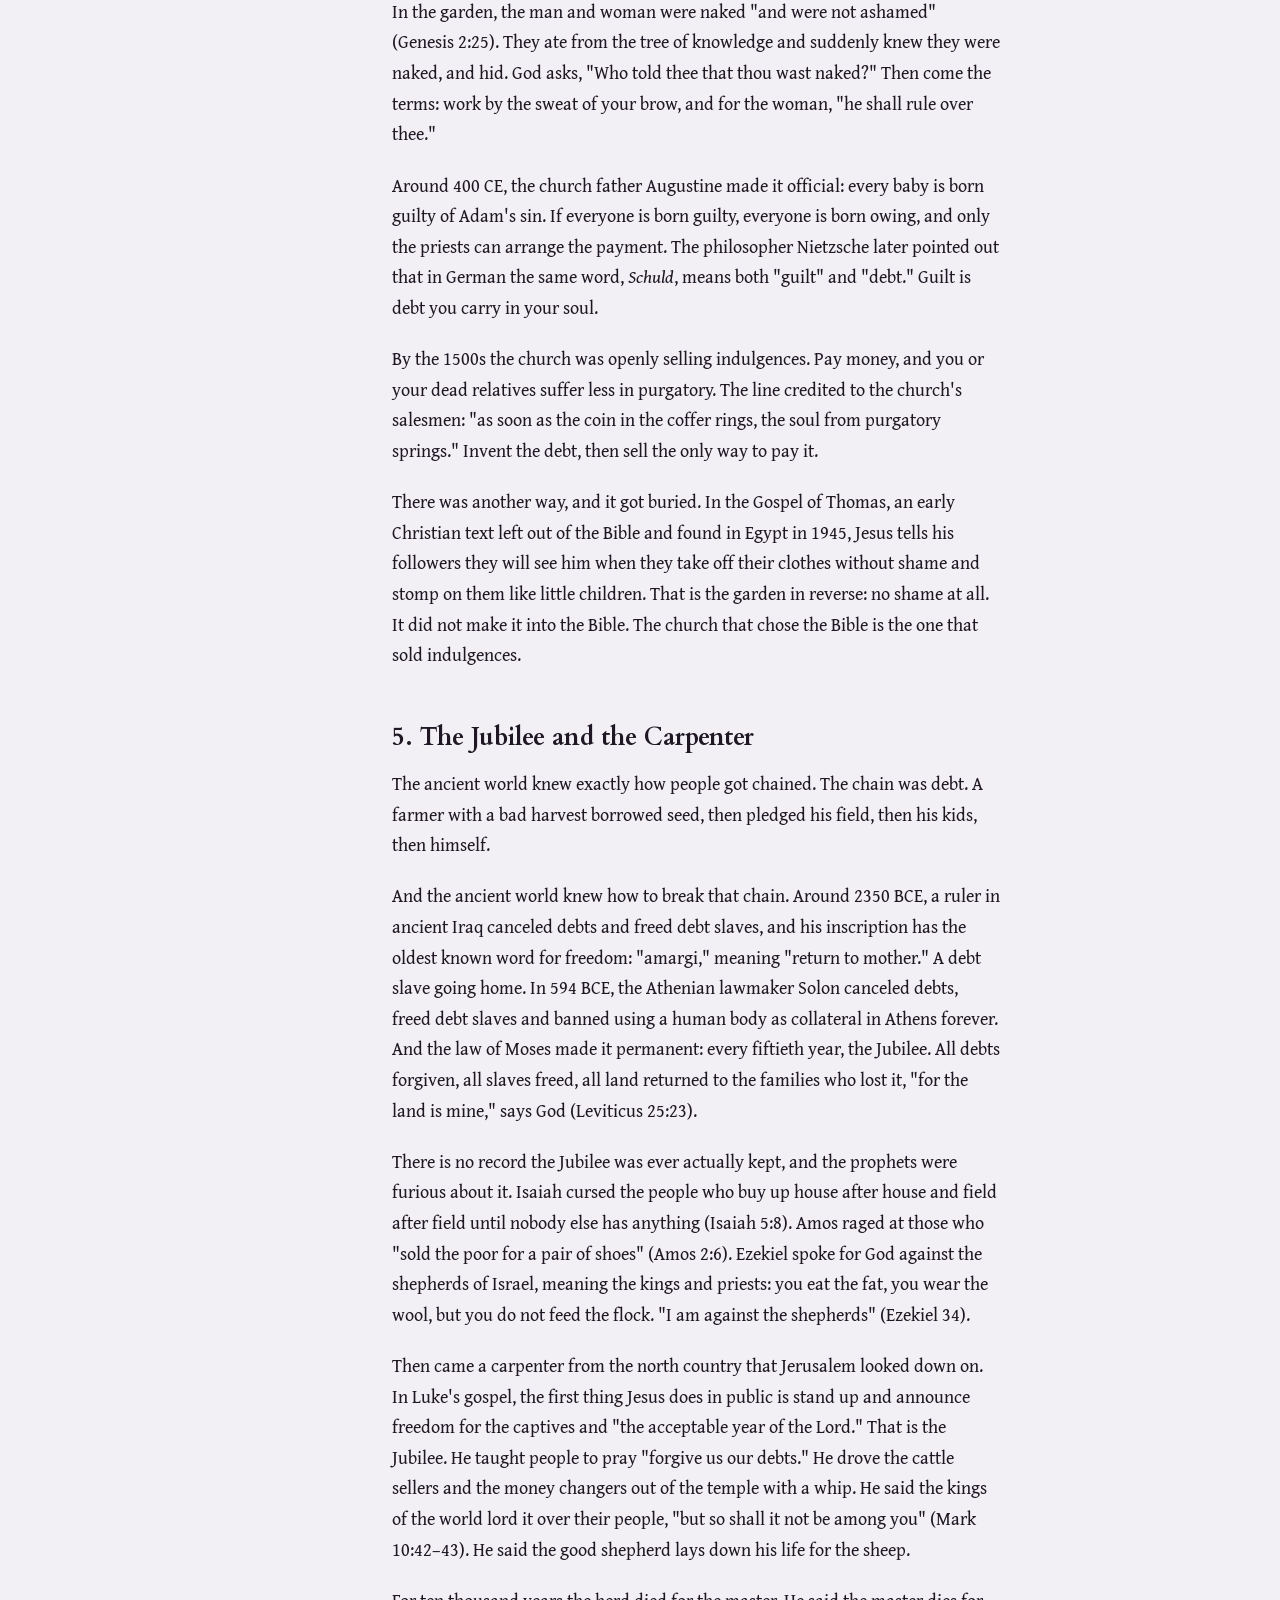
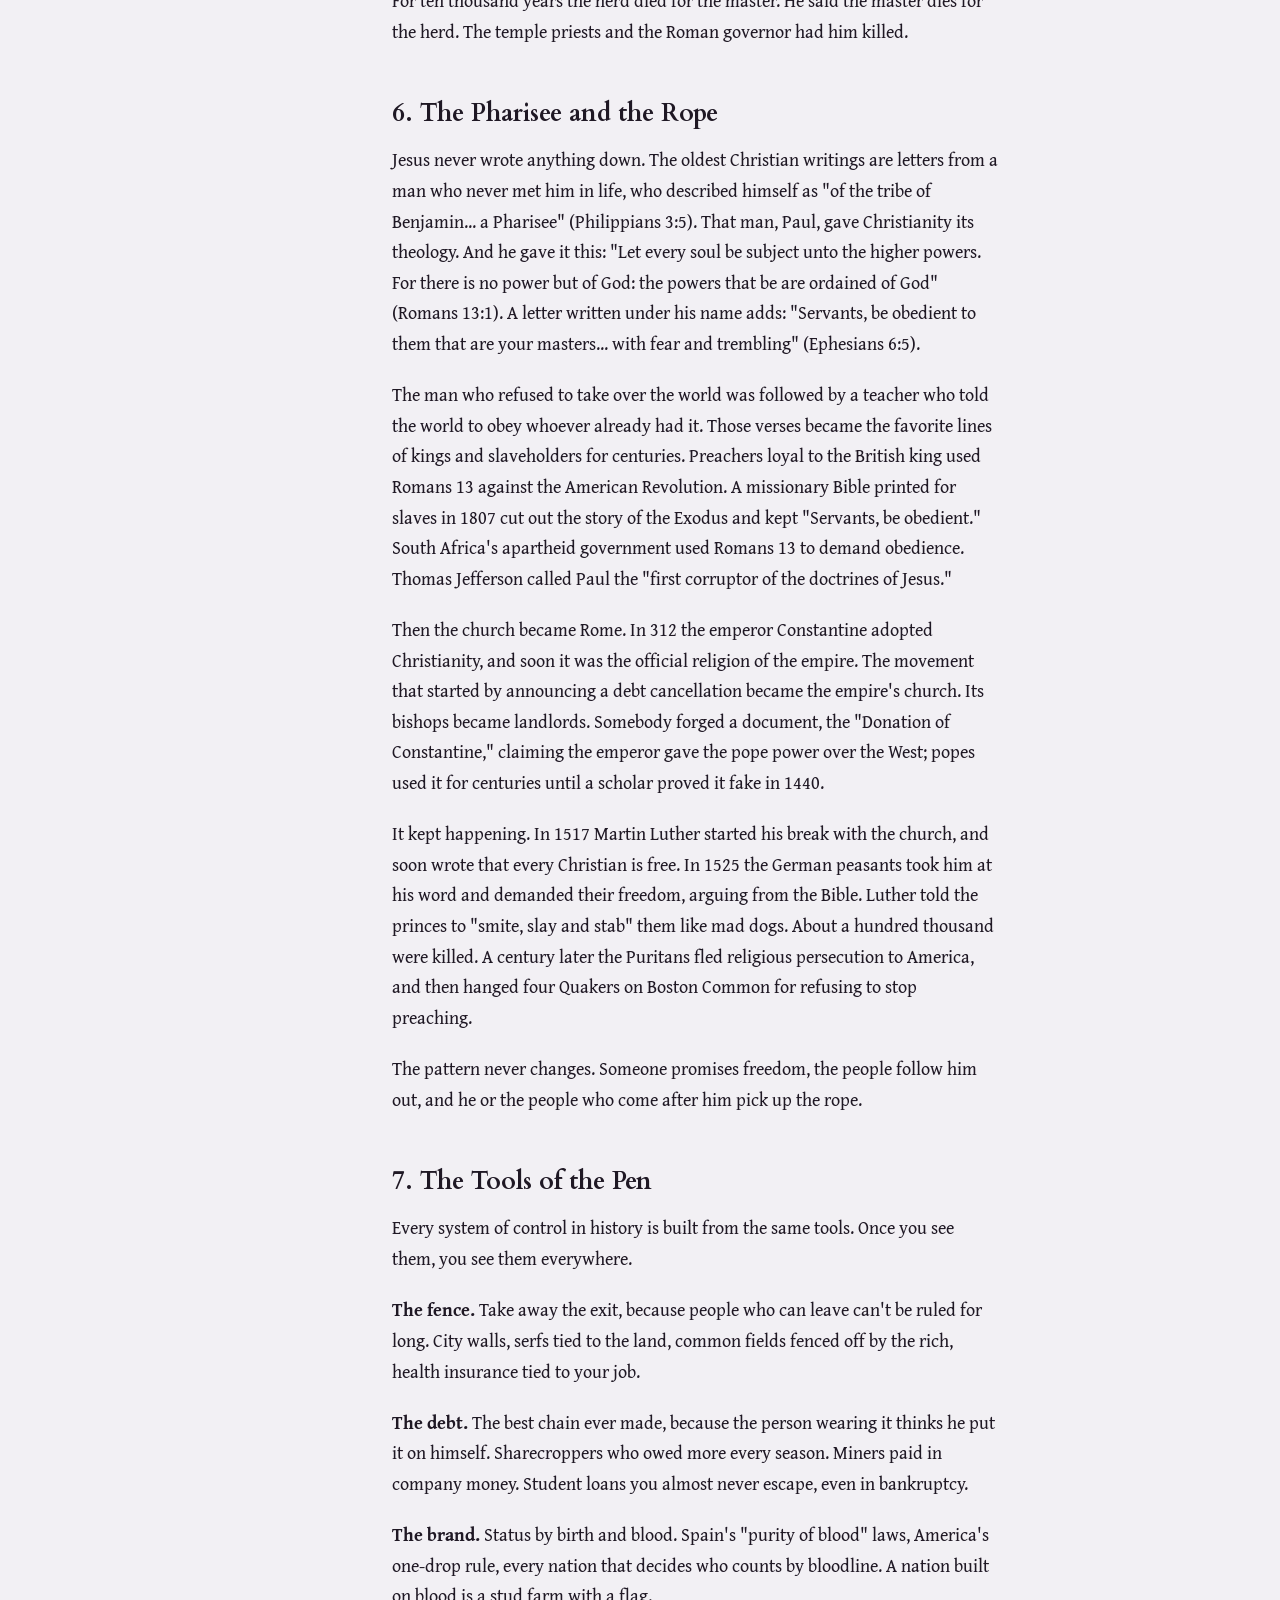
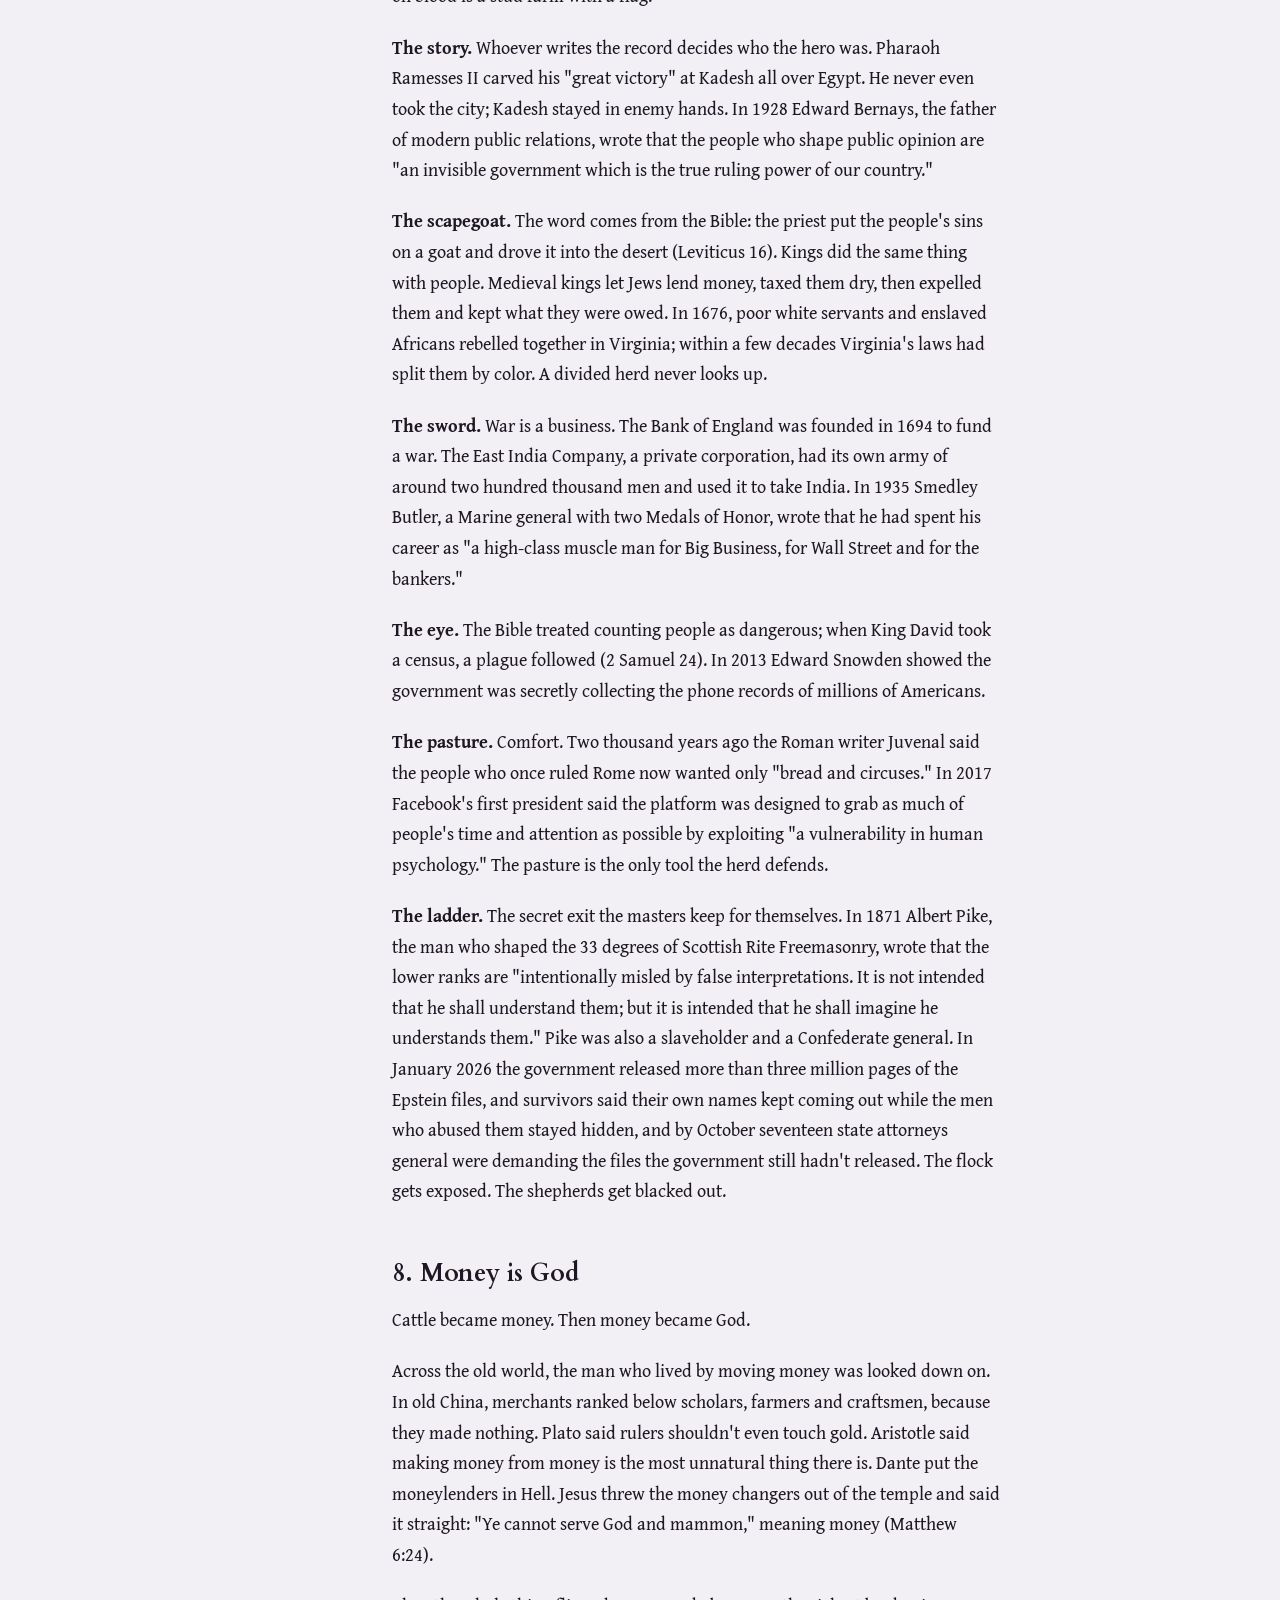
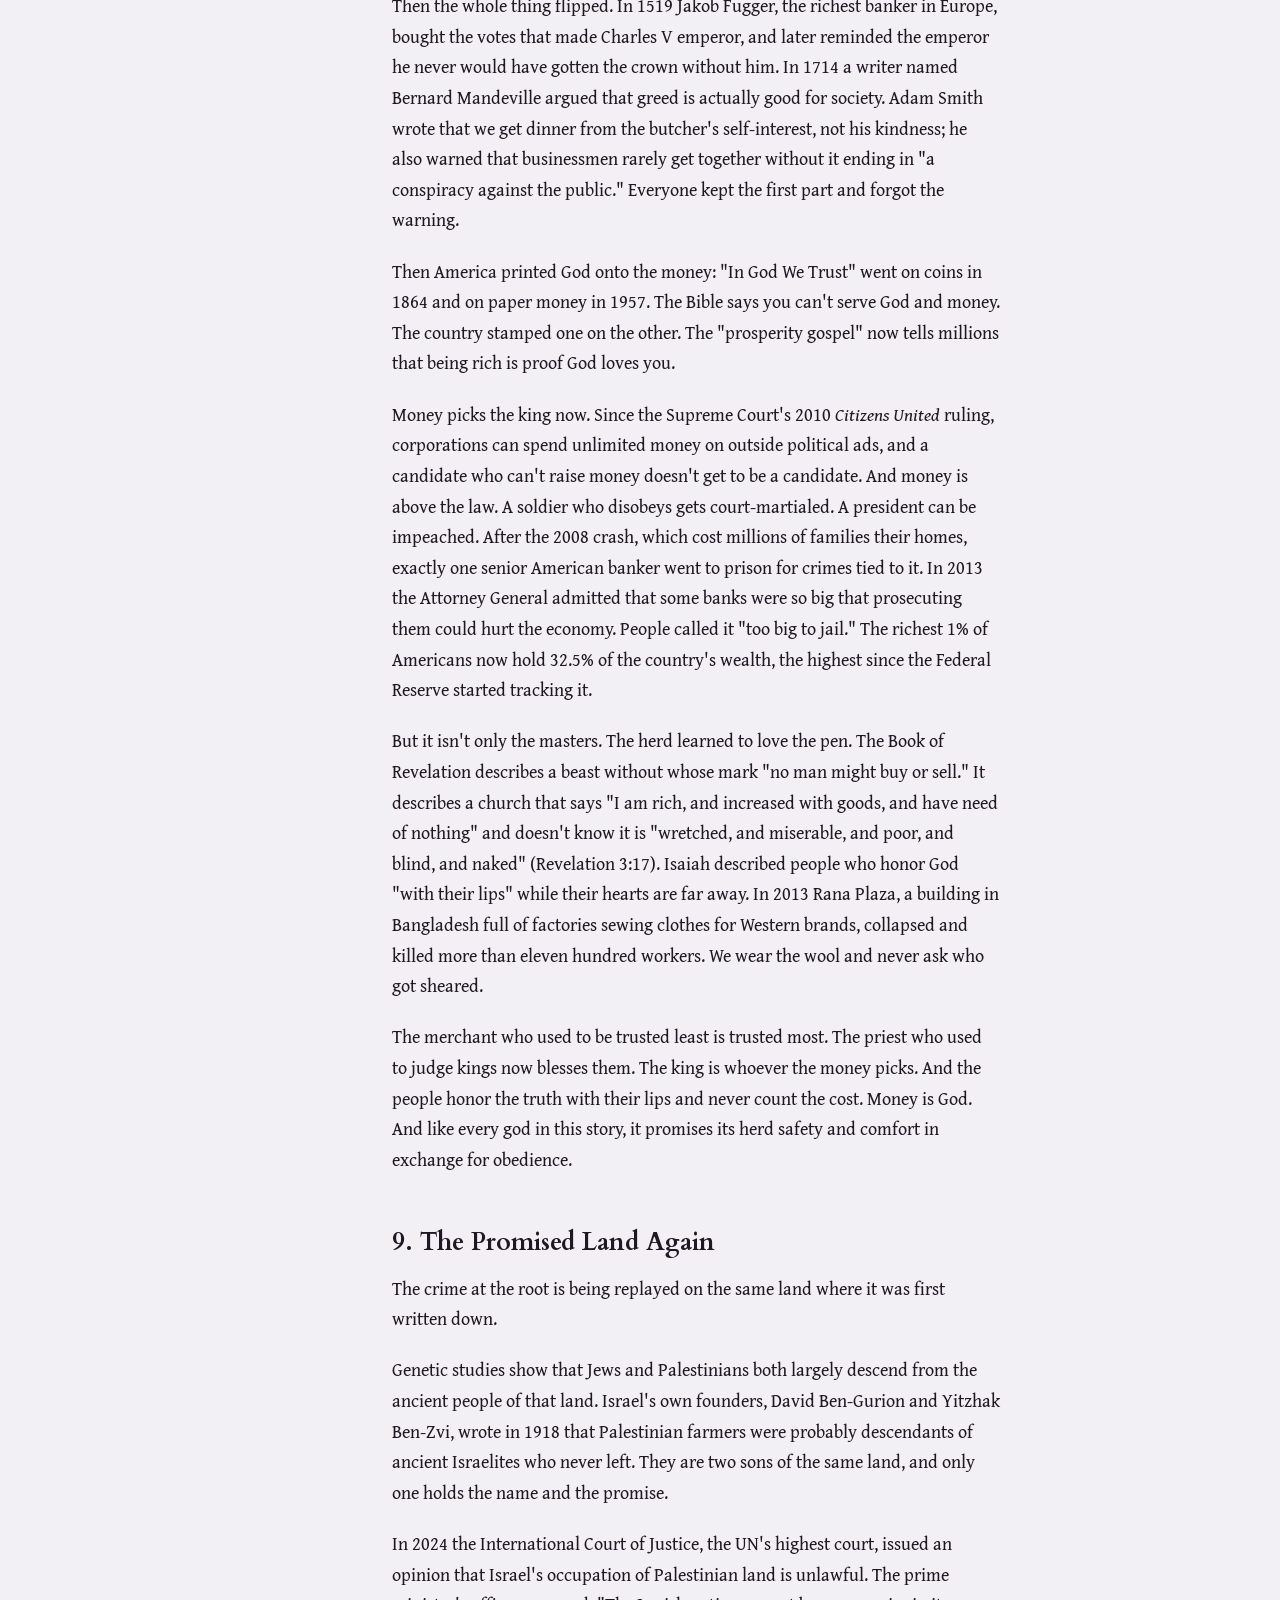
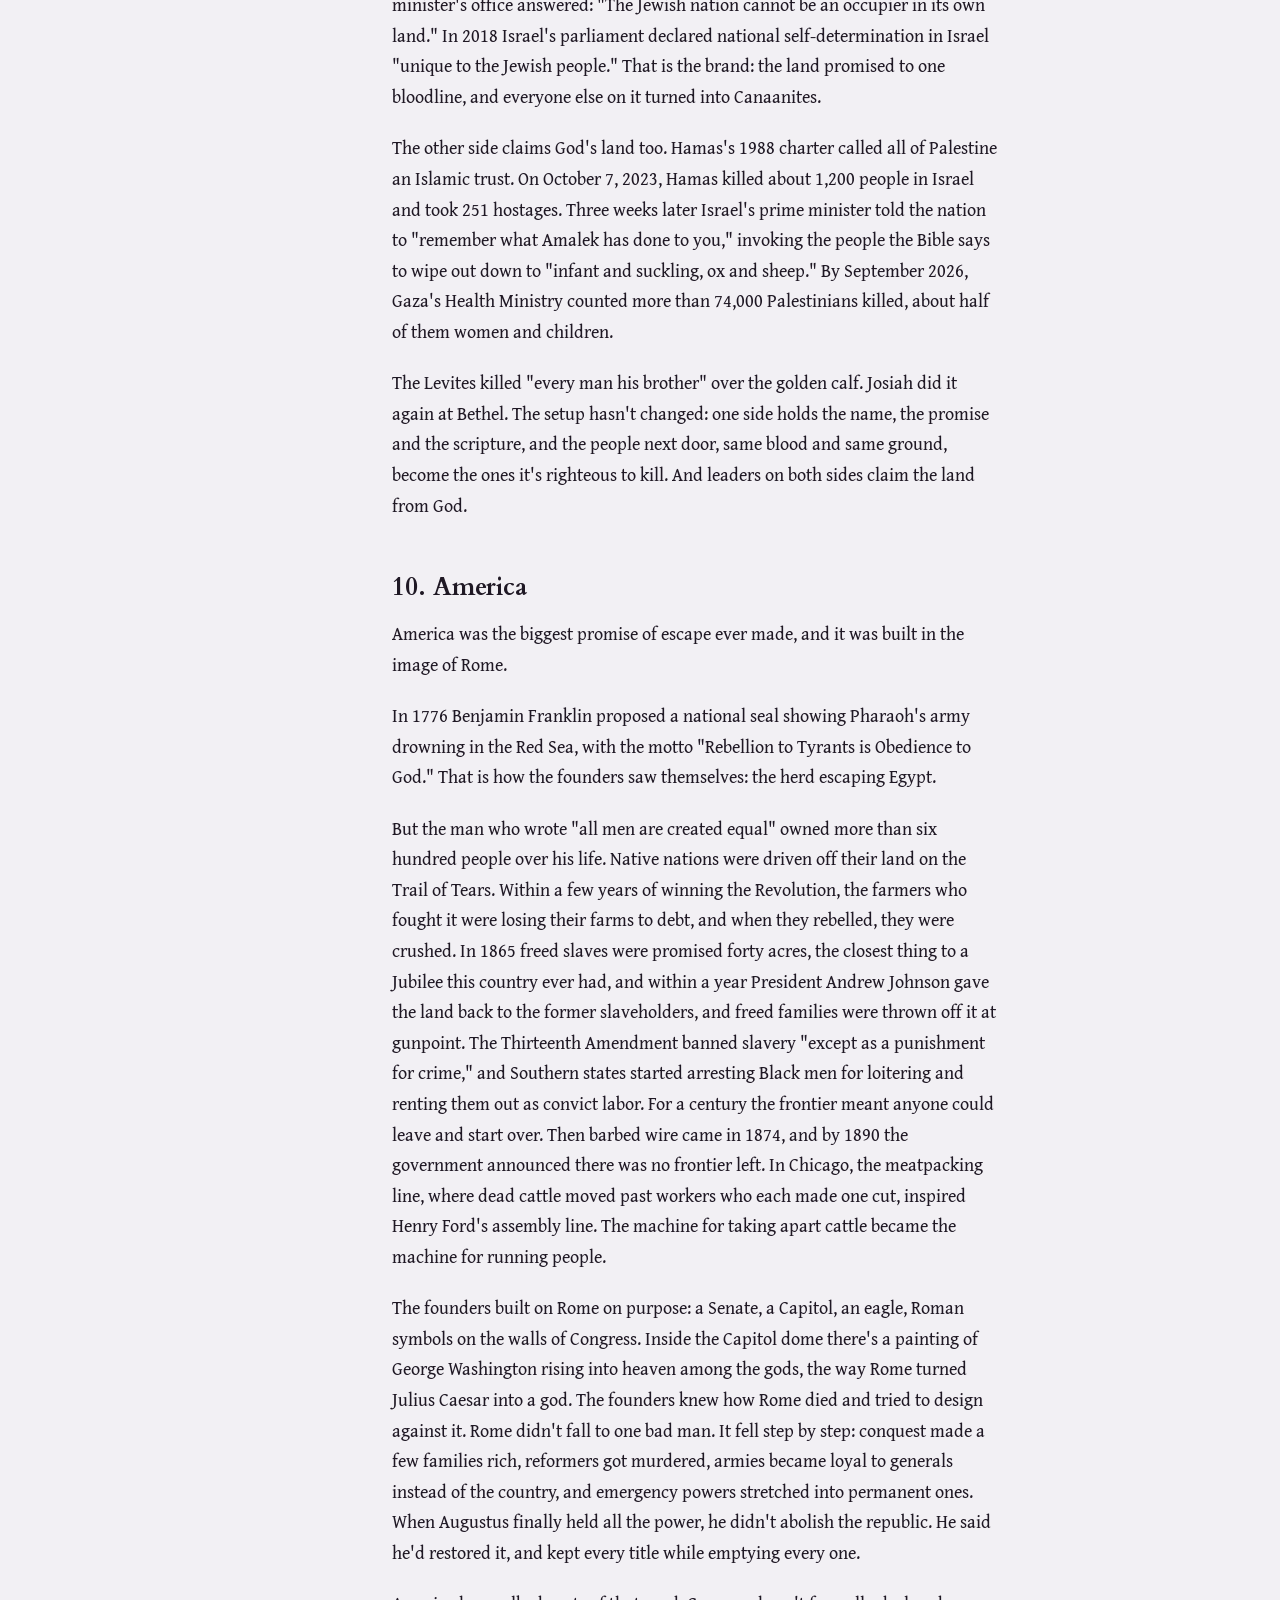
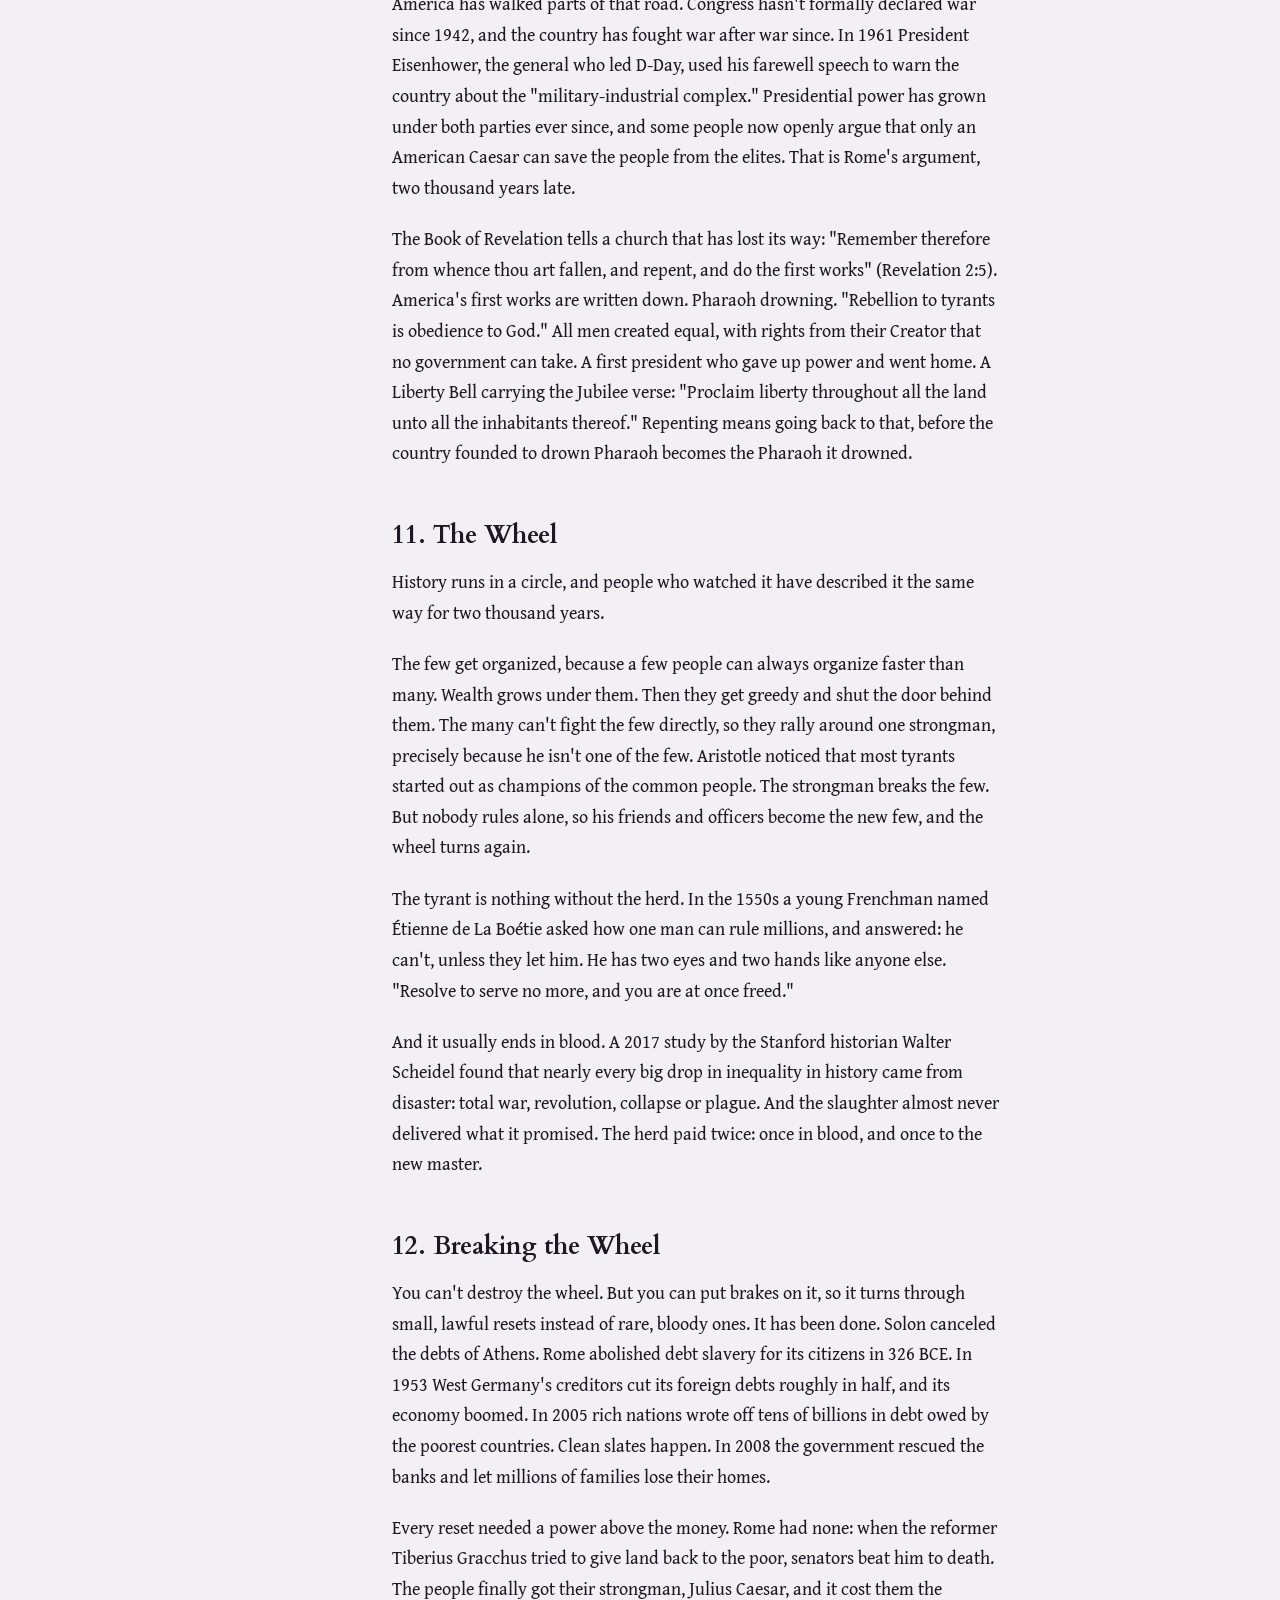
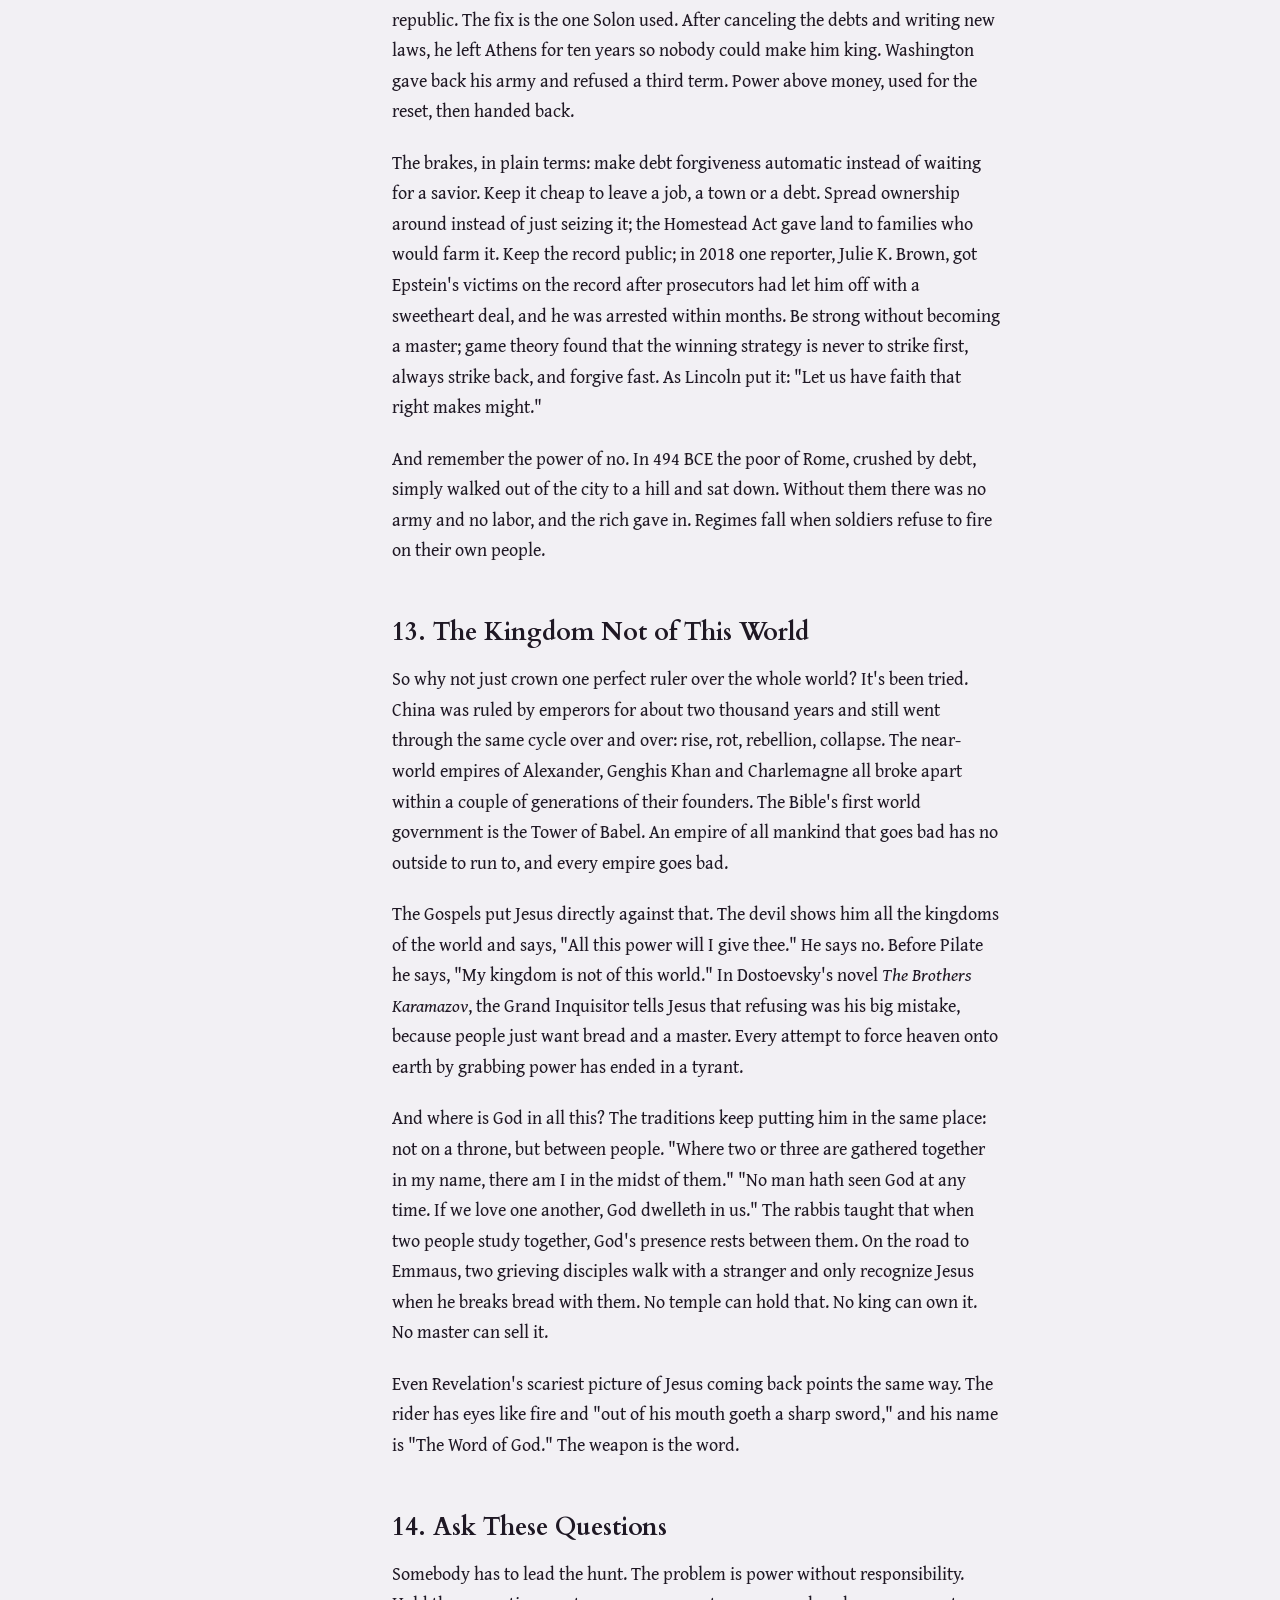
<file: herding/index.html>
<!DOCTYPE html>
<html lang="en">
<head>
<meta charset="utf-8">
<meta name="viewport" content="width=device-width, initial-scale=1">
<title>A Brief History of Herding</title>
<meta name="description" content="A Brief History of Herding: how the taming of cattle created the first rich and poor, how kings became shepherds of men, and how the covenant, debt and money turned the herd on people.">
<meta name="robots" content="index, follow, max-snippet:-1">
<link rel="canonical" href="https://martyriastorage.vercel.app/herding/">
<meta name="theme-color" content="#2E1A33">
<meta property="og:site_name" content="Martyria">
<meta property="og:title" content="A Brief History of Herding">
<meta property="og:description" content="A Brief History of Herding: how the taming of cattle created the first rich and poor, how kings became shepherds of men, and how the covenant, debt and money turned the herd on people.">
<meta property="og:url" content="https://martyriastorage.vercel.app/herding/">
<meta property="og:type" content="article">
<meta name="twitter:card" content="summary">
<link rel="icon" href="data:image/svg+xml,%3Csvg xmlns='http://www.w3.org/2000/svg' viewBox='0 0 64 64'%3E%3Crect width='64' height='64' rx='10' fill='%232E1A33'/%3E%3Ctext x='32' y='46' font-family='Georgia,serif' font-size='40' text-anchor='middle' fill='%23D4B26A'%3EΜ%3C/text%3E%3C/svg%3E">
<link rel="preconnect" href="https://fonts.googleapis.com"><link rel="preconnect" href="https://fonts.gstatic.com" crossorigin><link href="https://fonts.googleapis.com/css2?family=Cardo:ital,wght@0,400;0,700;1,400&family=Gentium+Book+Plus:ital,wght@0,400;0,700;1,400&display=swap" rel="stylesheet">
<style>
:root{
  --vellum:#2E1A33; --vellum-deep:#22132A; --gold:#D4B26A; --silver:#CBC4D1;
  --paper:#F2F0F4; --ink:#1F1824; --murex:#6B2E5E; --muted:#5E5566; --rule:#D9D3DE;
  --display:"Cardo","Gentium Book Plus",Georgia,serif;
  --text:"Gentium Book Plus","Cardo",Georgia,serif;
}
@media (prefers-color-scheme:dark){
  :root{--paper:#1A1220; --ink:#E6E0EA; --murex:#D4B26A; --muted:#A79DB0; --rule:#3A2C42;}
}
*{box-sizing:border-box}
html{-webkit-text-size-adjust:100%}
body{margin:0;font-family:var(--text);font-size:1.125rem;line-height:1.7;color:var(--ink);background:var(--paper)}
a{color:var(--murex);text-decoration-thickness:1px;text-underline-offset:.18em}
a:focus-visible{outline:2px solid var(--gold);outline-offset:3px;border-radius:2px}
.skip{position:absolute;left:-999px}.skip:focus{left:1rem;top:1rem;background:var(--gold);color:var(--vellum);padding:.4rem .8rem;z-index:9}

/* top bar */
.bar{display:flex;gap:1.5rem;align-items:baseline;flex-wrap:wrap;max-width:68rem;margin:0 auto;padding:1.25rem 1.5rem}
.bar .mark{font-family:var(--display);font-size:1.25rem;letter-spacing:.12em;text-decoration:none;color:inherit;margin-right:auto}
.bar a:not(.mark){font-size:1rem;color:inherit;opacity:.8;text-decoration:none}
.bar a:not(.mark):hover,.bar a[aria-current]{opacity:1;text-decoration:underline}

/* ---------- codex (home + martyria) ---------- */
.codex{background:var(--vellum);color:var(--silver);min-height:100vh}
.codex .bar{color:var(--silver)}
.codex .bar .mark{color:var(--gold)}
.home .bar .mark{visibility:hidden}
.bar .mark{color:var(--murex)}
.codex a{color:var(--gold)}

.hero{max-width:68rem;margin:0 auto;padding:8vh 1.5rem 4rem}
.hero h1{font-family:var(--display);font-weight:400;color:var(--gold);
  font-size:clamp(3.2rem,13vw,10rem);line-height:.95;letter-spacing:.08em;margin:0 0 2.5rem}
.hero .incipit{font-family:var(--display);font-size:clamp(1rem,2.4vw,1.35rem);letter-spacing:.06em;
  max-width:38rem;overflow-wrap:anywhere;word-break:break-all;margin:0 0 .5rem}
.hero .gloss{font-style:italic;max-width:38rem;opacity:.75;margin:0}

.works{max-width:68rem;margin:0 auto;padding:0 1.5rem 6rem;display:grid;gap:3rem;grid-template-columns:repeat(auto-fit,minmax(18rem,1fr))}
.work{border-top:1px solid rgba(212,178,106,.4);padding-top:1.25rem}
.work h2{font-family:var(--display);font-weight:400;font-size:clamp(1.6rem,3.4vw,2.2rem);line-height:1.15;margin:0 0 .6rem}
.work h2 a{text-decoration:none}
.work h2 a:hover{text-decoration:underline}
.work p{margin:0;max-width:30rem}

.text{max-width:36rem;margin:0 auto;padding:4rem 1.5rem 6rem}
.text h1{font-family:var(--display);font-weight:400;color:var(--gold);text-align:center;
  font-size:clamp(2.6rem,9vw,4.5rem);letter-spacing:.12em;margin:0 0 .5rem}
.text .sub{text-align:center;font-style:italic;opacity:.75;margin:0 0 3.5rem}
.greek{font-family:var(--display);font-size:clamp(1.05rem,2.6vw,1.3rem);line-height:1.85;letter-spacing:.07em;
  text-align:justify;text-align-last:center;overflow-wrap:anywhere;word-break:break-all;hyphens:none;margin:0 0 1.4em}
.greek.first{text-align-last:left}
.greek.first::first-letter{color:var(--gold);font-size:3.1em;float:left;line-height:.85;margin:.06em .12em 0 0}
.divider{text-align:center;color:var(--gold);font-size:1.6rem;margin:2.2rem 0;line-height:1}
.colophon{margin-top:3.5rem;text-align:center}
.colophon .title{font-family:var(--display);color:var(--gold);letter-spacing:.14em;font-size:1.4rem;margin:0}
.colophon .count{font-family:var(--display);letter-spacing:.1em;margin:.3rem 0 2rem}
.colophon .greek{text-align:center;text-align-last:center;font-size:1.05rem;opacity:.9}

/* ---------- essay ---------- */
.essay-wrap{max-width:68rem;margin:0 auto;padding:2rem 1.5rem 6rem;display:grid;gap:3rem}
@media (min-width:1080px){.essay-wrap{grid-template-columns:14rem minmax(0,38rem)}}
.toc{font-size:.95rem;line-height:1.45}
.toc h2{font-family:var(--display);font-weight:700;font-size:1rem;margin:0 0 .75rem}
.toc ol{list-style:none;margin:0;padding:0;display:grid;gap:.45rem}
.toc a{color:var(--muted);text-decoration:none}
.toc a:hover{color:var(--murex);text-decoration:underline}
@media (min-width:1080px){.toc summary{list-style:none;pointer-events:none;font-family:var(--display);font-weight:700;margin-bottom:.75rem}.toc summary::-webkit-details-marker{display:none}.toc{position:sticky;top:1.5rem;align-self:start;max-height:calc(100vh - 3rem);overflow:auto}}
@media (max-width:1079px){.toc{border:1px solid var(--rule);padding:1rem 1.25rem;border-radius:4px}
  .toc details summary{cursor:pointer;font-family:var(--display);font-weight:700}
  .toc details[open] summary{margin-bottom:.75rem}}
article{min-width:0}
article h1{font-family:var(--display);font-weight:400;font-size:clamp(2.4rem,7vw,3.6rem);line-height:1.08;margin:0 0 1rem;color:var(--ink)}
article h1+p{font-size:1.25rem;line-height:1.55;color:var(--muted);margin:0 0 3rem}
article h2{font-family:var(--display);font-weight:700;font-size:1.55rem;line-height:1.25;margin:3.2rem 0 1rem;scroll-margin-top:1.5rem}
article p{margin:0 0 1.15em;hyphens:auto;overflow-wrap:break-word}
article strong{color:var(--ink)}
article h2#sources ~ p{font-size:.95rem;color:var(--muted);overflow-wrap:anywhere}
.back{display:inline-block;margin-top:3rem;font-size:1rem}

footer{max-width:68rem;margin:0 auto;padding:2rem 1.5rem 3rem;font-size:.9rem;opacity:.65}
@media (prefers-reduced-motion:no-preference){
  .hero h1{animation:rise 1.2s ease-out both}
  @keyframes rise{from{opacity:0;letter-spacing:.3em}to{opacity:1;letter-spacing:.08em}}
}
@media print{.bar,.toc,footer{display:none}.codex{background:#fff;color:#000}.codex a,.text h1,.divider{color:#000}}
</style>
<script type="application/ld+json">{"@context": "https://schema.org", "@type": "Article", "headline": "A Brief History of Herding", "description": "A Brief History of Herding: how the taming of cattle created the first rich and poor, how kings became shepherds of men, and how the covenant, debt and money turned the herd on people.", "url": "https://martyriastorage.vercel.app/herding/", "inLanguage": "en", "dateModified": "2026-10-26", "articleSection": ["1. The Herd", "2. Shepherds of Men", "3. The Crime at the Root", "4. One God, One Law, One Shame", "5. The Jubilee and the Carpenter", "6. The Pharisee and the Rope", "7. The Tools of the Pen", "8. Money is God", "9. The Promised Land Again", "10. America", "11. The Wheel", "12. Breaking the Wheel", "13. The Kingdom Not of This World", "14. Ask These Questions", "Objections and Answers", "The Happy Slave", "Sources"]}</script>
</head>
<body class="">
<a class="skip" href="#main">Skip to text</a>
<nav class="bar" aria-label="Site">
<a class="mark" href="/" lang="el">ΜΑΡΤΥΡΙΑ</a>
<a href="/martyria/">Martyria</a>
<a href="/herding/" aria-current="page">Herding</a>
</nav>
<main id="main">
<div class="essay-wrap"><aside class="toc" aria-label="Contents"><details open><summary>Contents</summary><ol><li><a href="#1-the-herd">1. The Herd</a></li><li><a href="#2-shepherds-of-men">2. Shepherds of Men</a></li><li><a href="#3-the-crime-at-the-root">3. The Crime at the Root</a></li><li><a href="#4-one-god-one-law-one-shame">4. One God, One Law, One Shame</a></li><li><a href="#5-the-jubilee-and-the-carpenter">5. The Jubilee and the Carpenter</a></li><li><a href="#6-the-pharisee-and-the-rope">6. The Pharisee and the Rope</a></li><li><a href="#7-the-tools-of-the-pen">7. The Tools of the Pen</a></li><li><a href="#8-money-is-god">8. Money is God</a></li><li><a href="#9-the-promised-land-again">9. The Promised Land Again</a></li><li><a href="#10-america">10. America</a></li><li><a href="#11-the-wheel">11. The Wheel</a></li><li><a href="#12-breaking-the-wheel">12. Breaking the Wheel</a></li><li><a href="#13-the-kingdom-not-of-this-world">13. The Kingdom Not of This World</a></li><li><a href="#14-ask-these-questions">14. Ask These Questions</a></li><li><a href="#objections-and-answers">Objections and Answers</a></li><li><a href="#the-happy-slave">The Happy Slave</a></li><li><a href="#sources">Sources</a></li></ol></details></aside><article><h1 id="a-brief-history-of-herding">A Brief History of Herding</h1>
<p><em>The first covenant was a deal over cattle. This is the history of how that deal got turned on people, and how to break it.</em></p>
<h2 id="1-the-herd">1. The Herd</h2>
<p>About ten thousand years ago, in the hills of what is now Turkey, people tamed the wild bull. That one change rewired the human race. The cattle line that spread across Europe and the Middle East started from a herd of about eighty animals.</p>
<p>Before the herd, nobody had a boss. Hunter-gatherer groups like the Hadza in Tanzania and the !Kung in the Kalahari kept no slaves and put up with no kings. They had nothing to hoard, nobody owned the land, and anyone could walk away. If a hunter got cocky after a big kill, everyone made fun of the meat until he calmed down.</p>
<p>The herd changed all of that at once. It was the first wealth that grew by itself, and it could be counted, branded, bred and passed down to your sons. A 2017 study in the journal <em>Nature</em> measured inequality at dozens of ancient sites and found it was worst wherever people kept big animals. Whoever owned the oxen could plow more land and pass both on. The herd made the first rich men, and that made the first poor ones.</p>
<p>Our words still carry the brand. "Capital" and "cattle" come from the same Latin word. "Fee" comes from an old English word for cattle. In the oldest Hindu scripture, one of the words for war literally means "wanting cows." Even the Hebrew word for God's covenant may come from an older word meaning a chain or shackle, and the Bible's own picture matches. The prophet Ezekiel describes God bringing his people into the covenant by making them "pass under the rod" (Ezekiel 20:37). That is how a herdsman counts cattle at the gate.</p>
<p>And once cattle were money, people got priced in it. In some of the earliest writing on earth, from ancient Iraq, the symbol for a slave woman is "woman" plus "mountain": a captive dragged down from the hills. In Homer's <em>Odyssey</em>, a household slave is bought for twenty oxen.</p>
<p>That is where it starts. People learned to own living things, count them, yoke them and take their increase. It was only a matter of time before some people looked at other people and saw a herd.</p>
<h2 id="2-shepherds-of-men">2. Shepherds of Men</h2>
<p>The first kings told you exactly what they were. It was in their titles.</p>
<p>The kings of ancient Sumer called themselves shepherds of their people. Hammurabi of Babylon, who wrote the most famous law code of the ancient world, said the gods appointed him to rule "the black-headed people," meaning ordinary humans, like a shepherd over a flock. Homer calls the Greek king Agamemnon "shepherd of the people." Pharaoh carried a shepherd's crook, and in Egyptian writing that crook is the word for "ruler."</p>
<p>The tools went straight from animals to people. The yoke that bent the ox became the yoke of conquered nations. The brand that marked cattle marked slaves; Hammurabi's laws cut off the hand of anyone who shaved off a slave's mark without permission. The rod that counted the flock counted the census. The fence became the city wall.</p>
<p>Around 2000 BCE, herders on the steppes near the Ural Mountains built the first war chariots. Their chief god was the Sky Father, the same god the Greeks called Zeus and the Romans called Jupiter. The scripture their descendants carried into India calls the people they fought "dasa," and over time that word came to mean "slave." Then a hymn wrote the class system into the body of God: priests from his mouth, warriors from his arms, farmers and merchants from his thighs, and servants from his feet.</p>
<p>The idea is always the same. Heaven puts one man or one people above everyone else, with the right to use other people's lives. But it comes in two versions, and all of history is the fight between them. The shepherd rules with power from above but answers for the flock. Even Hammurabi claimed he ruled "so that the strong should not oppress the weak." The tyrant rules with power from above and answers to no one. Aristotle drew the line: a king rules for his people, a tyrant rules for himself. Every ruling class in this story claimed to be the first and acted like the second.</p>
<h2 id="3-the-crime-at-the-root">3. The Crime at the Root</h2>
<p>This is the center of everything.</p>
<p>The Bible you grew up with is the winner's version of the story, and the winner was Judah.</p>
<p>There were two kingdoms. Israel in the north was the real power. Ancient Assyrian records say that in 853 BCE, "Ahab the Israelite" brought two thousand chariots to a battle, more than any other king there. Judah in the south was a small hill kingdom around Jerusalem.</p>
<p>They were not one people. The oldest war poem in the Bible, the Song of Deborah, lists the tribes of Israel and never mentions Judah (Judges 5). Genesis itself says "Judah went down from his brethren" and settled among the Canaanites (Genesis 38:1). Judah's great hero Caleb came from a clan the Bible traces to Edom (Numbers 32:12; Genesis 36:11). An inscription from around 800 BCE names a "Yahweh of Samaria" in the north and a "Yahweh of Teman" in the south. And the north honored its god with golden calves at Bethel and Dan: "behold thy gods, O Israel, which brought thee up out of the land of Egypt" (1 Kings 12:28).</p>
<p>When the Assyrian empire came, Israel fought. Judah's King Ahaz stripped the temple of its gold and silver, sent it to the Assyrian emperor, and sent word: "I am thy servant and thy son" (2 Kings 16:7). In 722 BCE Assyria wiped out Israel. Judah, the collaborator, survived, took in the northern refugees, and wrote the history of both.</p>
<p>Judah's covenant with God, in the book of Deuteronomy, is modeled on the loyalty oath the Assyrian emperor forced on his vassal kings in 672 BCE: same demand to kill even your own brother if he turns, same list of curses. Judah crossed out the emperor and wrote in God.</p>
<p>Then Judah's King Josiah marched north to Bethel, where Israel's golden calf had stood. He burned the altar, dug up the bones from the tombs and burned them on it. Then he went through the towns of the north and "slew all the priests of the high places that were there upon the altars" (2 Kings 23:20). The book that records this calls him the most righteous king who ever lived.</p>
<p>The same scribes put the destruction of the calf at the very start of the story. At Mount Sinai, Moses burns the golden calf, grinds it into powder, puts it in the water, and makes the people drink it. Then he sends the Levites through the camp: "slay every man his brother, and every man his companion, and every man his neighbour." About three thousand die (Exodus 32:20–28). After that, nearly every northern king in the Bible is condemned for "the sins of Jeroboam": the calves.</p>
<p>Now look at the words that replaced the bull. Genesis 1, written by Judah's priests around the time of the exile in Babylon, tells humanity to "subdue" the earth and "have dominion" over every living thing. In Hebrew, the word for "subdue" is the same word the Bible uses for forcing your own children into debt slavery (Nehemiah 5:5). The word for "dominion" is the same word used for a master ruling over slaves (Leviticus 25:43–46). The words for mastering animals are the words for mastering people.</p>
<p>When the exiles came home, the scribe Ezra found that "the holy seed" had mixed with other peoples, and made the men send away their foreign wives and children (Ezra 9–10). When the people living in the old north offered to help rebuild the temple, Judah's leaders refused (Ezra 4:1–3). Around 111 BCE a Judean king destroyed the northerners' temple on Mount Gerizim.</p>
<p>The covenant between people and the herd was destroyed, the people who kept it were written down as sinners, and the language of ruling animals was rewritten as the charter for ruling human beings. Everything after this grows from that root.</p>
<h2 id="4-one-god-one-law-one-shame">4. One God, One Law, One Shame</h2>
<p>The herd needed a religion to match, and it got the most efficient one ever made.</p>
<p>One god meant one law. One law meant one priesthood, one temple, one capital, one king. Before this, the gods of different nations could be compared and shared; the Greeks looked at Egypt's god Amun and saw their own Zeus. After this, other gods were not foreign, they were a crime. Deuteronomy spells it out: if your brother, your son, your daughter or your wife secretly tempts you to worship other gods, "thou shalt surely kill him; thine hand shall be first upon him" (Deuteronomy 13:6–9). Josiah carried that out with fire. More than half of humanity today belongs to a religion that grew from that idea.</p>
<p>Then came shame. A fence holds the herd from the outside. Shame holds it from the inside, and it costs nothing.</p>
<p>In the garden, the man and woman were naked "and were not ashamed" (Genesis 2:25). They ate from the tree of knowledge and suddenly knew they were naked, and hid. God asks, "Who told thee that thou wast naked?" Then come the terms: work by the sweat of your brow, and for the woman, "he shall rule over thee."</p>
<p>Around 400 CE, the church father Augustine made it official: every baby is born guilty of Adam's sin. If everyone is born guilty, everyone is born owing, and only the priests can arrange the payment. The philosopher Nietzsche later pointed out that in German the same word, <em>Schuld</em>, means both "guilt" and "debt." Guilt is debt you carry in your soul.</p>
<p>By the 1500s the church was openly selling indulgences. Pay money, and you or your dead relatives suffer less in purgatory. The line credited to the church's salesmen: "as soon as the coin in the coffer rings, the soul from purgatory springs." Invent the debt, then sell the only way to pay it.</p>
<p>There was another way, and it got buried. In the Gospel of Thomas, an early Christian text left out of the Bible and found in Egypt in 1945, Jesus tells his followers they will see him when they take off their clothes without shame and stomp on them like little children. That is the garden in reverse: no shame at all. It did not make it into the Bible. The church that chose the Bible is the one that sold indulgences.</p>
<h2 id="5-the-jubilee-and-the-carpenter">5. The Jubilee and the Carpenter</h2>
<p>The ancient world knew exactly how people got chained. The chain was debt. A farmer with a bad harvest borrowed seed, then pledged his field, then his kids, then himself.</p>
<p>And the ancient world knew how to break that chain. Around 2350 BCE, a ruler in ancient Iraq canceled debts and freed debt slaves, and his inscription has the oldest known word for freedom: "amargi," meaning "return to mother." A debt slave going home. In 594 BCE, the Athenian lawmaker Solon canceled debts, freed debt slaves and banned using a human body as collateral in Athens forever. And the law of Moses made it permanent: every fiftieth year, the Jubilee. All debts forgiven, all slaves freed, all land returned to the families who lost it, "for the land is mine," says God (Leviticus 25:23).</p>
<p>There is no record the Jubilee was ever actually kept, and the prophets were furious about it. Isaiah cursed the people who buy up house after house and field after field until nobody else has anything (Isaiah 5:8). Amos raged at those who "sold the poor for a pair of shoes" (Amos 2:6). Ezekiel spoke for God against the shepherds of Israel, meaning the kings and priests: you eat the fat, you wear the wool, but you do not feed the flock. "I am against the shepherds" (Ezekiel 34).</p>
<p>Then came a carpenter from the north country that Jerusalem looked down on. In Luke's gospel, the first thing Jesus does in public is stand up and announce freedom for the captives and "the acceptable year of the Lord." That is the Jubilee. He taught people to pray "forgive us our debts." He drove the cattle sellers and the money changers out of the temple with a whip. He said the kings of the world lord it over their people, "but so shall it not be among you" (Mark 10:42–43). He said the good shepherd lays down his life for the sheep.</p>
<p>For ten thousand years the herd died for the master. He said the master dies for the herd. The temple priests and the Roman governor had him killed.</p>
<h2 id="6-the-pharisee-and-the-rope">6. The Pharisee and the Rope</h2>
<p>Jesus never wrote anything down. The oldest Christian writings are letters from a man who never met him in life, who described himself as "of the tribe of Benjamin... a Pharisee" (Philippians 3:5). That man, Paul, gave Christianity its theology. And he gave it this: "Let every soul be subject unto the higher powers. For there is no power but of God: the powers that be are ordained of God" (Romans 13:1). A letter written under his name adds: "Servants, be obedient to them that are your masters... with fear and trembling" (Ephesians 6:5).</p>
<p>The man who refused to take over the world was followed by a teacher who told the world to obey whoever already had it. Those verses became the favorite lines of kings and slaveholders for centuries. Preachers loyal to the British king used Romans 13 against the American Revolution. A missionary Bible printed for slaves in 1807 cut out the story of the Exodus and kept "Servants, be obedient." South Africa's apartheid government used Romans 13 to demand obedience. Thomas Jefferson called Paul the "first corruptor of the doctrines of Jesus."</p>
<p>Then the church became Rome. In 312 the emperor Constantine adopted Christianity, and soon it was the official religion of the empire. The movement that started by announcing a debt cancellation became the empire's church. Its bishops became landlords. Somebody forged a document, the "Donation of Constantine," claiming the emperor gave the pope power over the West; popes used it for centuries until a scholar proved it fake in 1440.</p>
<p>It kept happening. In 1517 Martin Luther started his break with the church, and soon wrote that every Christian is free. In 1525 the German peasants took him at his word and demanded their freedom, arguing from the Bible. Luther told the princes to "smite, slay and stab" them like mad dogs. About a hundred thousand were killed. A century later the Puritans fled religious persecution to America, and then hanged four Quakers on Boston Common for refusing to stop preaching.</p>
<p>The pattern never changes. Someone promises freedom, the people follow him out, and he or the people who come after him pick up the rope.</p>
<h2 id="7-the-tools-of-the-pen">7. The Tools of the Pen</h2>
<p>Every system of control in history is built from the same tools. Once you see them, you see them everywhere.</p>
<p><strong>The fence.</strong> Take away the exit, because people who can leave can't be ruled for long. City walls, serfs tied to the land, common fields fenced off by the rich, health insurance tied to your job.</p>
<p><strong>The debt.</strong> The best chain ever made, because the person wearing it thinks he put it on himself. Sharecroppers who owed more every season. Miners paid in company money. Student loans you almost never escape, even in bankruptcy.</p>
<p><strong>The brand.</strong> Status by birth and blood. Spain's "purity of blood" laws, America's one-drop rule, every nation that decides who counts by bloodline. A nation built on blood is a stud farm with a flag.</p>
<p><strong>The story.</strong> Whoever writes the record decides who the hero was. Pharaoh Ramesses II carved his "great victory" at Kadesh all over Egypt. He never even took the city; Kadesh stayed in enemy hands. In 1928 Edward Bernays, the father of modern public relations, wrote that the people who shape public opinion are "an invisible government which is the true ruling power of our country."</p>
<p><strong>The scapegoat.</strong> The word comes from the Bible: the priest put the people's sins on a goat and drove it into the desert (Leviticus 16). Kings did the same thing with people. Medieval kings let Jews lend money, taxed them dry, then expelled them and kept what they were owed. In 1676, poor white servants and enslaved Africans rebelled together in Virginia; within a few decades Virginia's laws had split them by color. A divided herd never looks up.</p>
<p><strong>The sword.</strong> War is a business. The Bank of England was founded in 1694 to fund a war. The East India Company, a private corporation, had its own army of around two hundred thousand men and used it to take India. In 1935 Smedley Butler, a Marine general with two Medals of Honor, wrote that he had spent his career as "a high-class muscle man for Big Business, for Wall Street and for the bankers."</p>
<p><strong>The eye.</strong> The Bible treated counting people as dangerous; when King David took a census, a plague followed (2 Samuel 24). In 2013 Edward Snowden showed the government was secretly collecting the phone records of millions of Americans.</p>
<p><strong>The pasture.</strong> Comfort. Two thousand years ago the Roman writer Juvenal said the people who once ruled Rome now wanted only "bread and circuses." In 2017 Facebook's first president said the platform was designed to grab as much of people's time and attention as possible by exploiting "a vulnerability in human psychology." The pasture is the only tool the herd defends.</p>
<p><strong>The ladder.</strong> The secret exit the masters keep for themselves. In 1871 Albert Pike, the man who shaped the 33 degrees of Scottish Rite Freemasonry, wrote that the lower ranks are "intentionally misled by false interpretations. It is not intended that he shall understand them; but it is intended that he shall imagine he understands them." Pike was also a slaveholder and a Confederate general. In January 2026 the government released more than three million pages of the Epstein files, and survivors said their own names kept coming out while the men who abused them stayed hidden, and by October seventeen state attorneys general were demanding the files the government still hadn't released. The flock gets exposed. The shepherds get blacked out.</p>
<h2 id="8-money-is-god">8. Money is God</h2>
<p>Cattle became money. Then money became God.</p>
<p>Across the old world, the man who lived by moving money was looked down on. In old China, merchants ranked below scholars, farmers and craftsmen, because they made nothing. Plato said rulers shouldn't even touch gold. Aristotle said making money from money is the most unnatural thing there is. Dante put the moneylenders in Hell. Jesus threw the money changers out of the temple and said it straight: "Ye cannot serve God and mammon," meaning money (Matthew 6:24).</p>
<p>Then the whole thing flipped. In 1519 Jakob Fugger, the richest banker in Europe, bought the votes that made Charles V emperor, and later reminded the emperor he never would have gotten the crown without him. In 1714 a writer named Bernard Mandeville argued that greed is actually good for society. Adam Smith wrote that we get dinner from the butcher's self-interest, not his kindness; he also warned that businessmen rarely get together without it ending in "a conspiracy against the public." Everyone kept the first part and forgot the warning.</p>
<p>Then America printed God onto the money: "In God We Trust" went on coins in 1864 and on paper money in 1957. The Bible says you can't serve God and money. The country stamped one on the other. The "prosperity gospel" now tells millions that being rich is proof God loves you.</p>
<p>Money picks the king now. Since the Supreme Court's 2010 <em>Citizens United</em> ruling, corporations can spend unlimited money on outside political ads, and a candidate who can't raise money doesn't get to be a candidate. And money is above the law. A soldier who disobeys gets court-martialed. A president can be impeached. After the 2008 crash, which cost millions of families their homes, exactly one senior American banker went to prison for crimes tied to it. In 2013 the Attorney General admitted that some banks were so big that prosecuting them could hurt the economy. People called it "too big to jail." The richest 1% of Americans now hold 32.5% of the country's wealth, the highest since the Federal Reserve started tracking it.</p>
<p>But it isn't only the masters. The herd learned to love the pen. The Book of Revelation describes a beast without whose mark "no man might buy or sell." It describes a church that says "I am rich, and increased with goods, and have need of nothing" and doesn't know it is "wretched, and miserable, and poor, and blind, and naked" (Revelation 3:17). Isaiah described people who honor God "with their lips" while their hearts are far away. In 2013 Rana Plaza, a building in Bangladesh full of factories sewing clothes for Western brands, collapsed and killed more than eleven hundred workers. We wear the wool and never ask who got sheared.</p>
<p>The merchant who used to be trusted least is trusted most. The priest who used to judge kings now blesses them. The king is whoever the money picks. And the people honor the truth with their lips and never count the cost. Money is God. And like every god in this story, it promises its herd safety and comfort in exchange for obedience.</p>
<h2 id="9-the-promised-land-again">9. The Promised Land Again</h2>
<p>The crime at the root is being replayed on the same land where it was first written down.</p>
<p>Genetic studies show that Jews and Palestinians both largely descend from the ancient people of that land. Israel's own founders, David Ben-Gurion and Yitzhak Ben-Zvi, wrote in 1918 that Palestinian farmers were probably descendants of ancient Israelites who never left. They are two sons of the same land, and only one holds the name and the promise.</p>
<p>In 2024 the International Court of Justice, the UN's highest court, issued an opinion that Israel's occupation of Palestinian land is unlawful. The prime minister's office answered: "The Jewish nation cannot be an occupier in its own land." In 2018 Israel's parliament declared national self-determination in Israel "unique to the Jewish people." That is the brand: the land promised to one bloodline, and everyone else on it turned into Canaanites.</p>
<p>The other side claims God's land too. Hamas's 1988 charter called all of Palestine an Islamic trust. On October 7, 2023, Hamas killed about 1,200 people in Israel and took 251 hostages. Three weeks later Israel's prime minister told the nation to "remember what Amalek has done to you," invoking the people the Bible says to wipe out down to "infant and suckling, ox and sheep." By September 2026, Gaza's Health Ministry counted more than 74,000 Palestinians killed, about half of them women and children.</p>
<p>The Levites killed "every man his brother" over the golden calf. Josiah did it again at Bethel. The setup hasn't changed: one side holds the name, the promise and the scripture, and the people next door, same blood and same ground, become the ones it's righteous to kill. And leaders on both sides claim the land from God.</p>
<h2 id="10-america">10. America</h2>
<p>America was the biggest promise of escape ever made, and it was built in the image of Rome.</p>
<p>In 1776 Benjamin Franklin proposed a national seal showing Pharaoh's army drowning in the Red Sea, with the motto "Rebellion to Tyrants is Obedience to God." That is how the founders saw themselves: the herd escaping Egypt.</p>
<p>But the man who wrote "all men are created equal" owned more than six hundred people over his life. Native nations were driven off their land on the Trail of Tears. Within a few years of winning the Revolution, the farmers who fought it were losing their farms to debt, and when they rebelled, they were crushed. In 1865 freed slaves were promised forty acres, the closest thing to a Jubilee this country ever had, and within a year President Andrew Johnson gave the land back to the former slaveholders, and freed families were thrown off it at gunpoint. The Thirteenth Amendment banned slavery "except as a punishment for crime," and Southern states started arresting Black men for loitering and renting them out as convict labor. For a century the frontier meant anyone could leave and start over. Then barbed wire came in 1874, and by 1890 the government announced there was no frontier left. In Chicago, the meatpacking line, where dead cattle moved past workers who each made one cut, inspired Henry Ford's assembly line. The machine for taking apart cattle became the machine for running people.</p>
<p>The founders built on Rome on purpose: a Senate, a Capitol, an eagle, Roman symbols on the walls of Congress. Inside the Capitol dome there's a painting of George Washington rising into heaven among the gods, the way Rome turned Julius Caesar into a god. The founders knew how Rome died and tried to design against it. Rome didn't fall to one bad man. It fell step by step: conquest made a few families rich, reformers got murdered, armies became loyal to generals instead of the country, and emergency powers stretched into permanent ones. When Augustus finally held all the power, he didn't abolish the republic. He said he'd restored it, and kept every title while emptying every one.</p>
<p>America has walked parts of that road. Congress hasn't formally declared war since 1942, and the country has fought war after war since. In 1961 President Eisenhower, the general who led D-Day, used his farewell speech to warn the country about the "military-industrial complex." Presidential power has grown under both parties ever since, and some people now openly argue that only an American Caesar can save the people from the elites. That is Rome's argument, two thousand years late.</p>
<p>The Book of Revelation tells a church that has lost its way: "Remember therefore from whence thou art fallen, and repent, and do the first works" (Revelation 2:5). America's first works are written down. Pharaoh drowning. "Rebellion to tyrants is obedience to God." All men created equal, with rights from their Creator that no government can take. A first president who gave up power and went home. A Liberty Bell carrying the Jubilee verse: "Proclaim liberty throughout all the land unto all the inhabitants thereof." Repenting means going back to that, before the country founded to drown Pharaoh becomes the Pharaoh it drowned.</p>
<h2 id="11-the-wheel">11. The Wheel</h2>
<p>History runs in a circle, and people who watched it have described it the same way for two thousand years.</p>
<p>The few get organized, because a few people can always organize faster than many. Wealth grows under them. Then they get greedy and shut the door behind them. The many can't fight the few directly, so they rally around one strongman, precisely because he isn't one of the few. Aristotle noticed that most tyrants started out as champions of the common people. The strongman breaks the few. But nobody rules alone, so his friends and officers become the new few, and the wheel turns again.</p>
<p>The tyrant is nothing without the herd. In the 1550s a young Frenchman named Étienne de La Boétie asked how one man can rule millions, and answered: he can't, unless they let him. He has two eyes and two hands like anyone else. "Resolve to serve no more, and you are at once freed."</p>
<p>And it usually ends in blood. A 2017 study by the Stanford historian Walter Scheidel found that nearly every big drop in inequality in history came from disaster: total war, revolution, collapse or plague. And the slaughter almost never delivered what it promised. The herd paid twice: once in blood, and once to the new master.</p>
<h2 id="12-breaking-the-wheel">12. Breaking the Wheel</h2>
<p>You can't destroy the wheel. But you can put brakes on it, so it turns through small, lawful resets instead of rare, bloody ones. It has been done. Solon canceled the debts of Athens. Rome abolished debt slavery for its citizens in 326 BCE. In 1953 West Germany's creditors cut its foreign debts roughly in half, and its economy boomed. In 2005 rich nations wrote off tens of billions in debt owed by the poorest countries. Clean slates happen. In 2008 the government rescued the banks and let millions of families lose their homes.</p>
<p>Every reset needed a power above the money. Rome had none: when the reformer Tiberius Gracchus tried to give land back to the poor, senators beat him to death. The people finally got their strongman, Julius Caesar, and it cost them the republic. The fix is the one Solon used. After canceling the debts and writing new laws, he left Athens for ten years so nobody could make him king. Washington gave back his army and refused a third term. Power above money, used for the reset, then handed back.</p>
<p>The brakes, in plain terms: make debt forgiveness automatic instead of waiting for a savior. Keep it cheap to leave a job, a town or a debt. Spread ownership around instead of just seizing it; the Homestead Act gave land to families who would farm it. Keep the record public; in 2018 one reporter, Julie K. Brown, got Epstein's victims on the record after prosecutors had let him off with a sweetheart deal, and he was arrested within months. Be strong without becoming a master; game theory found that the winning strategy is never to strike first, always strike back, and forgive fast. As Lincoln put it: "Let us have faith that right makes might."</p>
<p>And remember the power of no. In 494 BCE the poor of Rome, crushed by debt, simply walked out of the city to a hill and sat down. Without them there was no army and no labor, and the rich gave in. Regimes fall when soldiers refuse to fire on their own people.</p>
<h2 id="13-the-kingdom-not-of-this-world">13. The Kingdom Not of This World</h2>
<p>So why not just crown one perfect ruler over the whole world? It's been tried. China was ruled by emperors for about two thousand years and still went through the same cycle over and over: rise, rot, rebellion, collapse. The near-world empires of Alexander, Genghis Khan and Charlemagne all broke apart within a couple of generations of their founders. The Bible's first world government is the Tower of Babel. An empire of all mankind that goes bad has no outside to run to, and every empire goes bad.</p>
<p>The Gospels put Jesus directly against that. The devil shows him all the kingdoms of the world and says, "All this power will I give thee." He says no. Before Pilate he says, "My kingdom is not of this world." In Dostoevsky's novel <em>The Brothers Karamazov</em>, the Grand Inquisitor tells Jesus that refusing was his big mistake, because people just want bread and a master. Every attempt to force heaven onto earth by grabbing power has ended in a tyrant.</p>
<p>And where is God in all this? The traditions keep putting him in the same place: not on a throne, but between people. "Where two or three are gathered together in my name, there am I in the midst of them." "No man hath seen God at any time. If we love one another, God dwelleth in us." The rabbis taught that when two people study together, God's presence rests between them. On the road to Emmaus, two grieving disciples walk with a stranger and only recognize Jesus when he breaks bread with them. No temple can hold that. No king can own it. No master can sell it.</p>
<p>Even Revelation's scariest picture of Jesus coming back points the same way. The rider has eyes like fire and "out of his mouth goeth a sharp sword," and his name is "The Word of God." The weapon is the word.</p>
<h2 id="14-ask-these-questions">14. Ask These Questions</h2>
<p>Somebody has to lead the hunt. The problem is power without responsibility. Hold these questions up to any government, company, church or movement:</p>
<p>Can you leave without being ruined? What do you owe, and can it ever be forgiven? What story tells you this is your place? Who keeps the record, and whose names get blacked out? Who are you being told to blame? Who carries the risk when things go wrong? Can the leaders be removed? Who is exempt from the rules? What do you actually worship? And are you comfortable, or are you free?</p>
<h2 id="objections-and-answers">Objections and Answers</h2>
<p><strong>"The 'covenant means shackle' idea is just one theory."</strong> Fair, scholars debate the word. But you don't need it. The Bible itself describes entering the covenant as passing "under the rod" into "the bond of the covenant," and calls God's people his "flock." The herding picture is in the text either way.</p>
<p><strong>"Judah and Israel were always one people."</strong> That's what the Bible says, but the Bible was finished by Judah after Israel was gone. The oldest poem leaves Judah out. Genesis says Judah left his brothers. Judah's hero Caleb traces back to Edom. They had separate kingdoms and different versions of their god. The one-family story came from the survivor.</p>
<p><strong>"The calves were idol worship. Even Hosea, a northern prophet, condemned them."</strong> Hosea shows the north argued about it. But the king who built the calves said they stood for the God who brought Israel out of Egypt: the same god in a different image. The version where it was all sin was written by the people who burned the shrines and killed the priests.</p>
<p><strong>"'Dominion' in Genesis means taking care of creation."</strong> That "stewardship" reading is mostly modern. The actual Hebrew words are the same ones the Bible uses for debt slavery and for masters ruling slaves. Read them in their own language and they mean what they mean.</p>
<p><strong>"Paul agreed with Jesus. He also wrote that in Christ there is 'neither slave nor free.'"</strong> He did. Most scholars see Paul and Jesus as more connected than this book does, and many doubt Paul wrote Ephesians. But Paul never ordered a master to free his slaves or a ruler to step down. He told subjects that the powers that be are ordained by God. Jesus said rulers lord it over people, "but so shall it not be among you." Whatever Paul meant, his obedience verses are the ones kings and slaveholders quoted for 1,900 years.</p>
<p><strong>"Money and markets lifted billions out of poverty."</strong> True, and this book says so: the few really do make societies rich at first. The problem is what comes after, when money outranks the law, the church and the government. A bank too big to jail is being worshipped, not regulated.</p>
<p><strong>"Debt forgiveness is a fantasy."</strong> It's been done for four thousand years, from ancient Iraq to Athens to Germany in 1953. In 2008 the banks got rescued and millions of homeowners didn't. The only question is who gets it.</p>
<p><strong>"This blames the Jews."</strong> No. The villain here is a pattern, not a people. Judah's ancient scribes are in it, and so are pharaohs, Roman senators, popes, Luther, the Puritans, American cattle barons and bankers of every faith. Jews have been the masters' favorite scapegoat, taxed, expelled and robbed, and the "Jewish conspiracy" myth is itself one of the herder's oldest tricks. A herd that blames a minority never looks up at who's actually holding the rope.</p>
<p><strong>"Someone has to be in charge."</strong> Agreed. The question was never whether we have leaders. It's whether they answer for the flock or rule it for themselves.</p>
<h2 id="the-happy-slave">The Happy Slave</h2>
<p>Suppose the pen is comfortable. You're fed better than any king of Babylon, entertained nonstop, cured of diseases that killed all your ancestors. Nobody whips you. All they ask is that you never ask who holds the rope. Is that a life?</p>
<p>The masters have always said yes. In Dostoevsky's story, the Grand Inquisitor says the people will finally beg: "Make us your slaves, but feed us." Frederick Douglass, who escaped slavery, answered: to make a contented slave, you have to make a thoughtless one. On March 23, 1775, Patrick Henry put it plainest: "Is life so dear, or peace so sweet, as to be purchased at the price of chains and slavery? Forbid it, Almighty God! I know not what course others may take; but as for me, give me liberty or give me death!"</p>
<p>The oldest known word for freedom meant a debt slave going home to his mother. Everything the masters took, the right to leave, to keep what you make, to remove who rules you, to stand in your own skin without shame, was taken by men. So it can be taken back.</p>
<p>You won't finish the job. Nobody ever has. An ancient rabbi named Tarfon said: it's not on you to finish the work, but you're not free to walk away from it either. And an early gospel said the kingdom is already spread out across the earth, and people just don't see it.</p>
<p>By Roman tradition, when a general rode through the city in triumph, a voice behind him kept whispering that he was only a man. Remember that about them. Remember it about yourself. You're going to die. The only question is whether you'll live first.</p>
<p>Rebellion to tyrants is obedience to God. They wrote it on the first draft of this country's seal.</p>
<h2 id="sources">Sources</h2>
<p>Ancient: the Bible (King James Version), the Code of Hammurabi, the Rig Veda, Homer, Plato's <em>Republic</em>, Aristotle's <em>Politics</em>, the Gospel of Thomas, <em>Pirkei Avot</em>. Kohler et al., <em>Nature</em> (2017), on inequality and livestock. Bollongino et al., <em>Molecular Biology and Evolution</em> (2012), on the first cattle herd. Moshe Weinfeld, <em>Deuteronomy and the Deuteronomic School</em> (1972), on the Assyrian oath. Finkelstein and Silberman, <em>The Bible Unearthed</em> (2001). Michael Hudson, <em>...and forgive them their debts</em> (2018). Walter Scheidel, <em>The Great Leveler</em> (2017). Nietzsche, <em>On the Genealogy of Morals</em> (1887). Max Weber, <em>The Protestant Ethic</em> (1905). Edward Bernays, <em>Propaganda</em> (1928). Smedley Butler, <em>War Is a Racket</em> (1935). Albert Pike, <em>Morals and Dogma</em> (1871). Étienne de La Boétie, <em>Discourse on Voluntary Servitude</em>. Dostoevsky, <em>The Brothers Karamazov</em>. Frederick Douglass, <em>My Bondage and My Freedom</em>.</p>
<p>Online: on the covenant word, michaelcarasik.substack.com/p/an-offer-noah-cant-refuse-gen-618 · on northern refugees, approachingjerusalem.substack.com/p/did-a-mass-of-israelite-refugees · on Pike, readex.com/blog/albert-pike-confederate-commissioner-masonic-demiurge-apologist-slavery-apostate-union · Epstein files, pbs.org/video/epstein-files-1769810252 · wealth share, thetrading.tools/chart-of-the-day/2026-09-20-top-1-percent-wealth-share-record · ICJ opinion, un.org/unispal/document/position-paper-commissionof-inquiry-18oct24 · Amalek remarks, en.idi.org.il/articles/52324 · Gaza toll, bostonglobe.com/2026/09/27/world/palestinian-death-toll-in-gaza-war-rises-above-74000-since-the-war-began</p><a class="back" href="/martyria/">Read Martyria, the Greek text</a></article></div>
</main>
<footer>Updated 2026-10-26</footer>
</body>
</html>
</file>
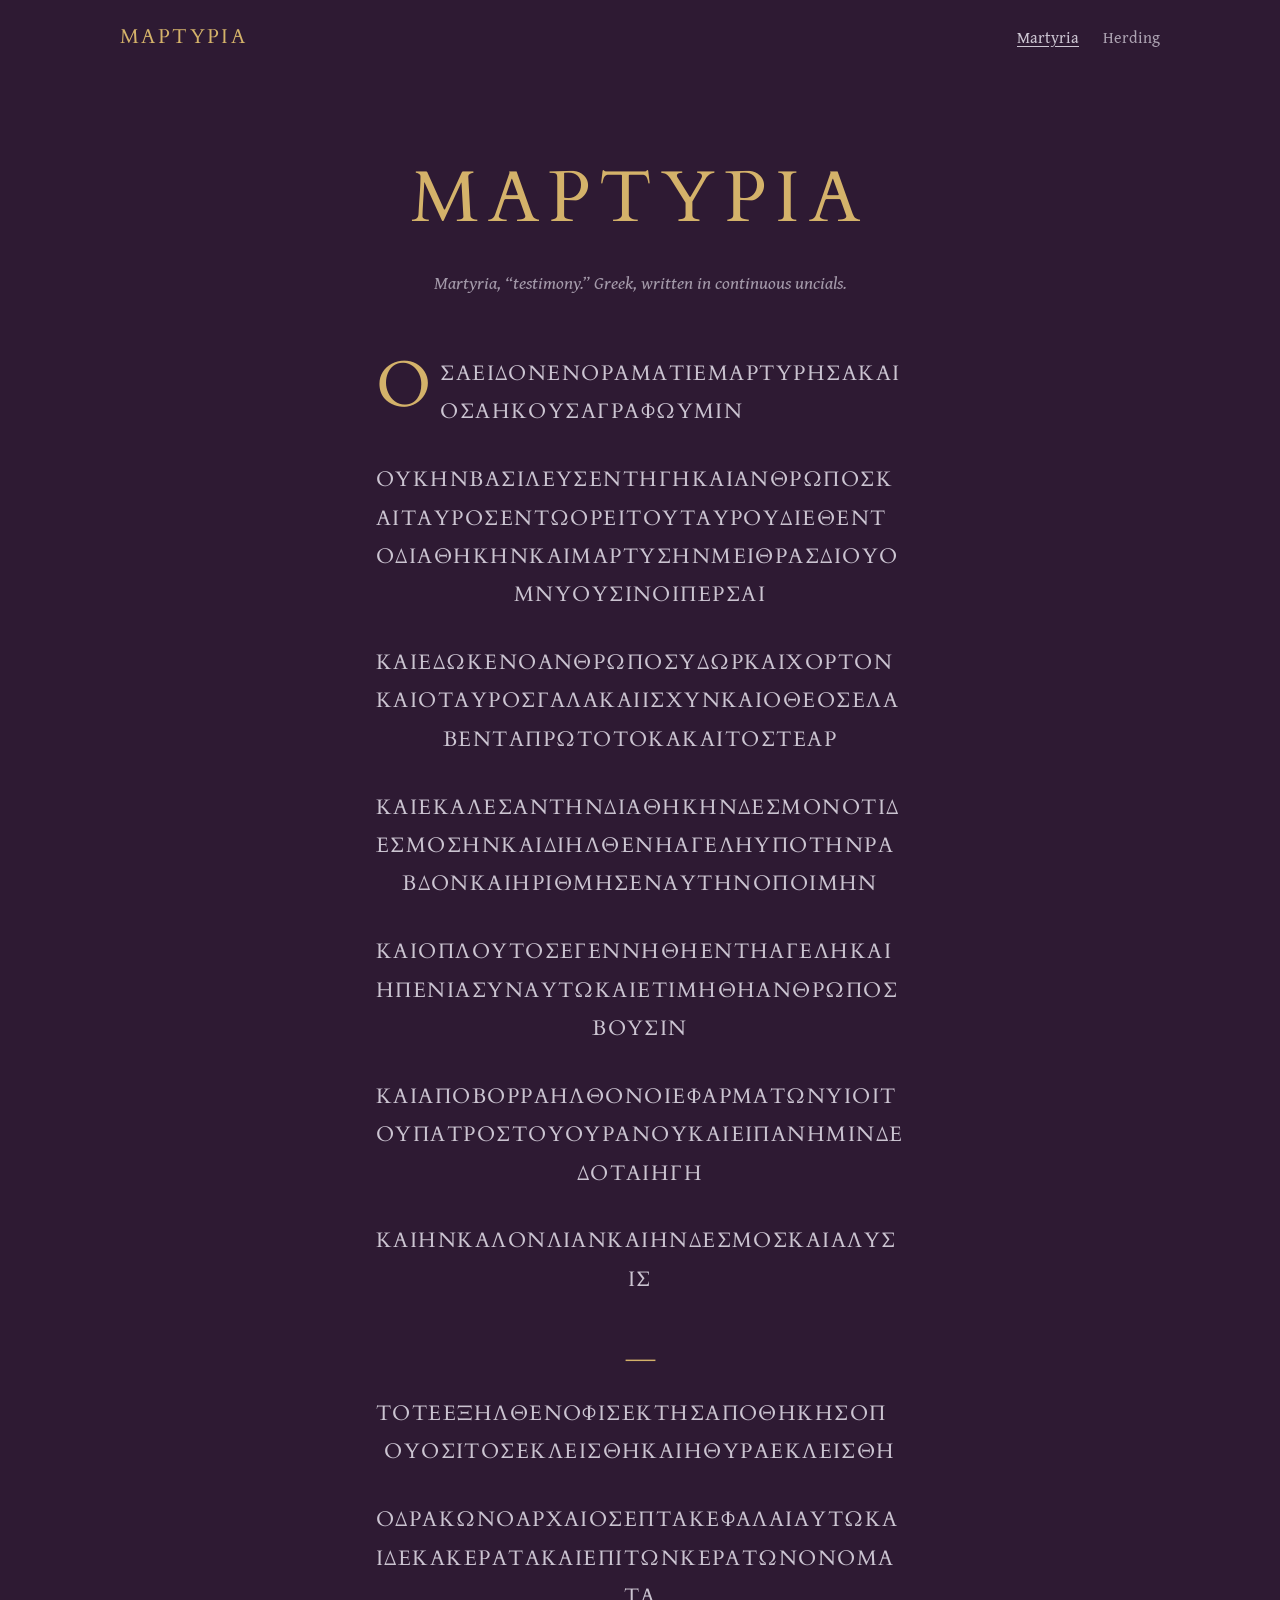
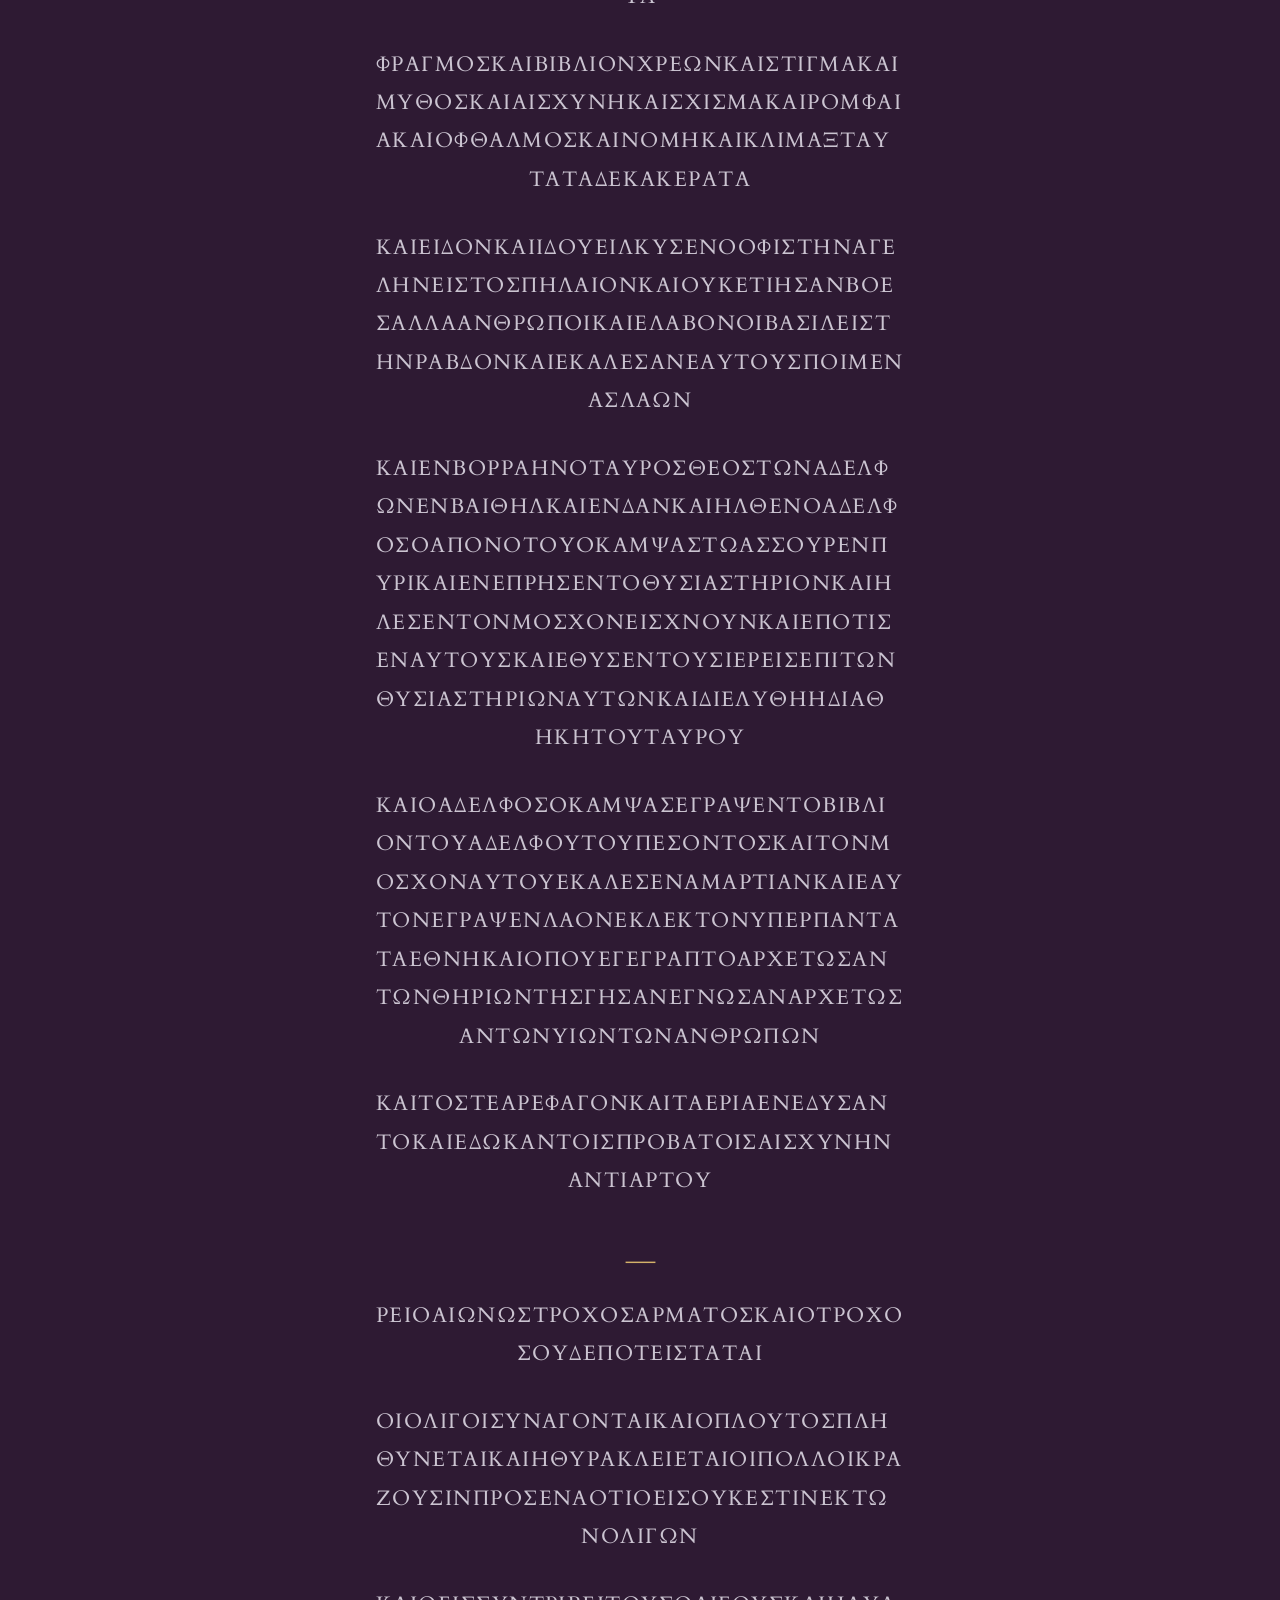
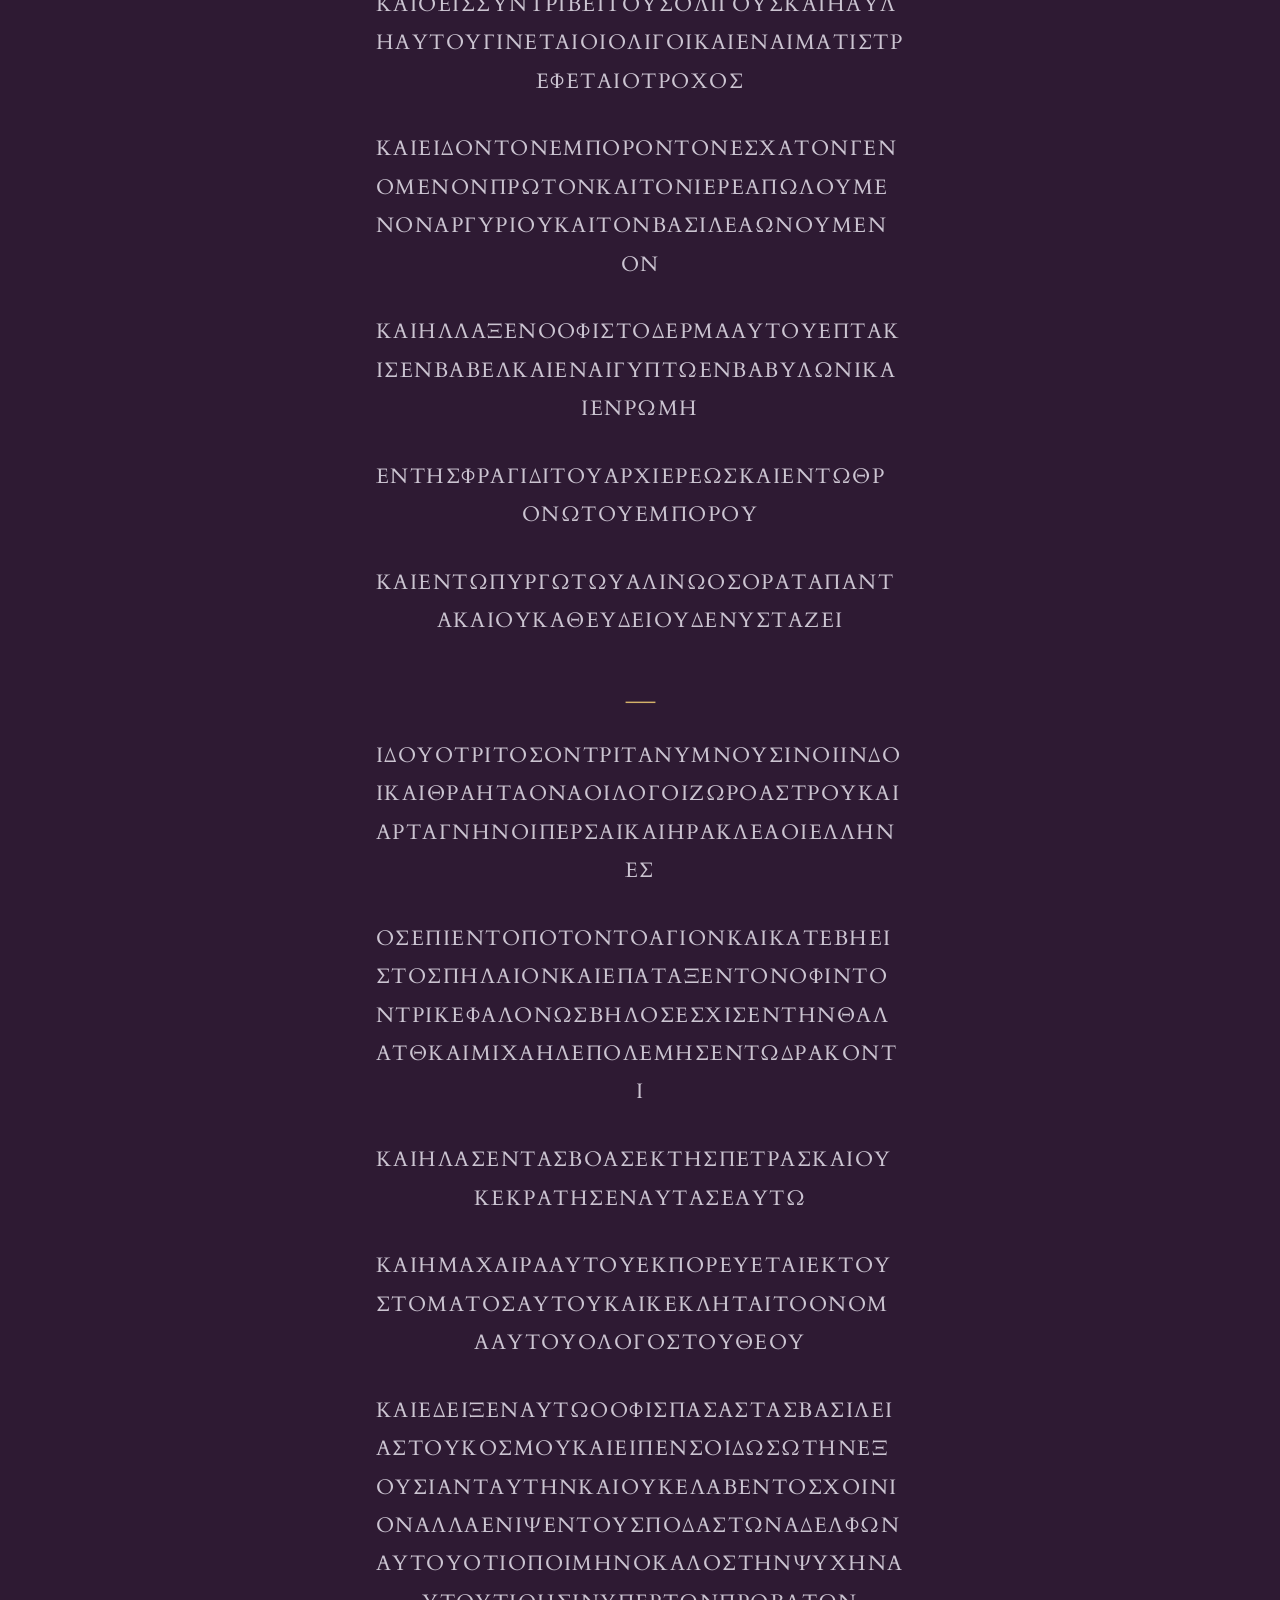
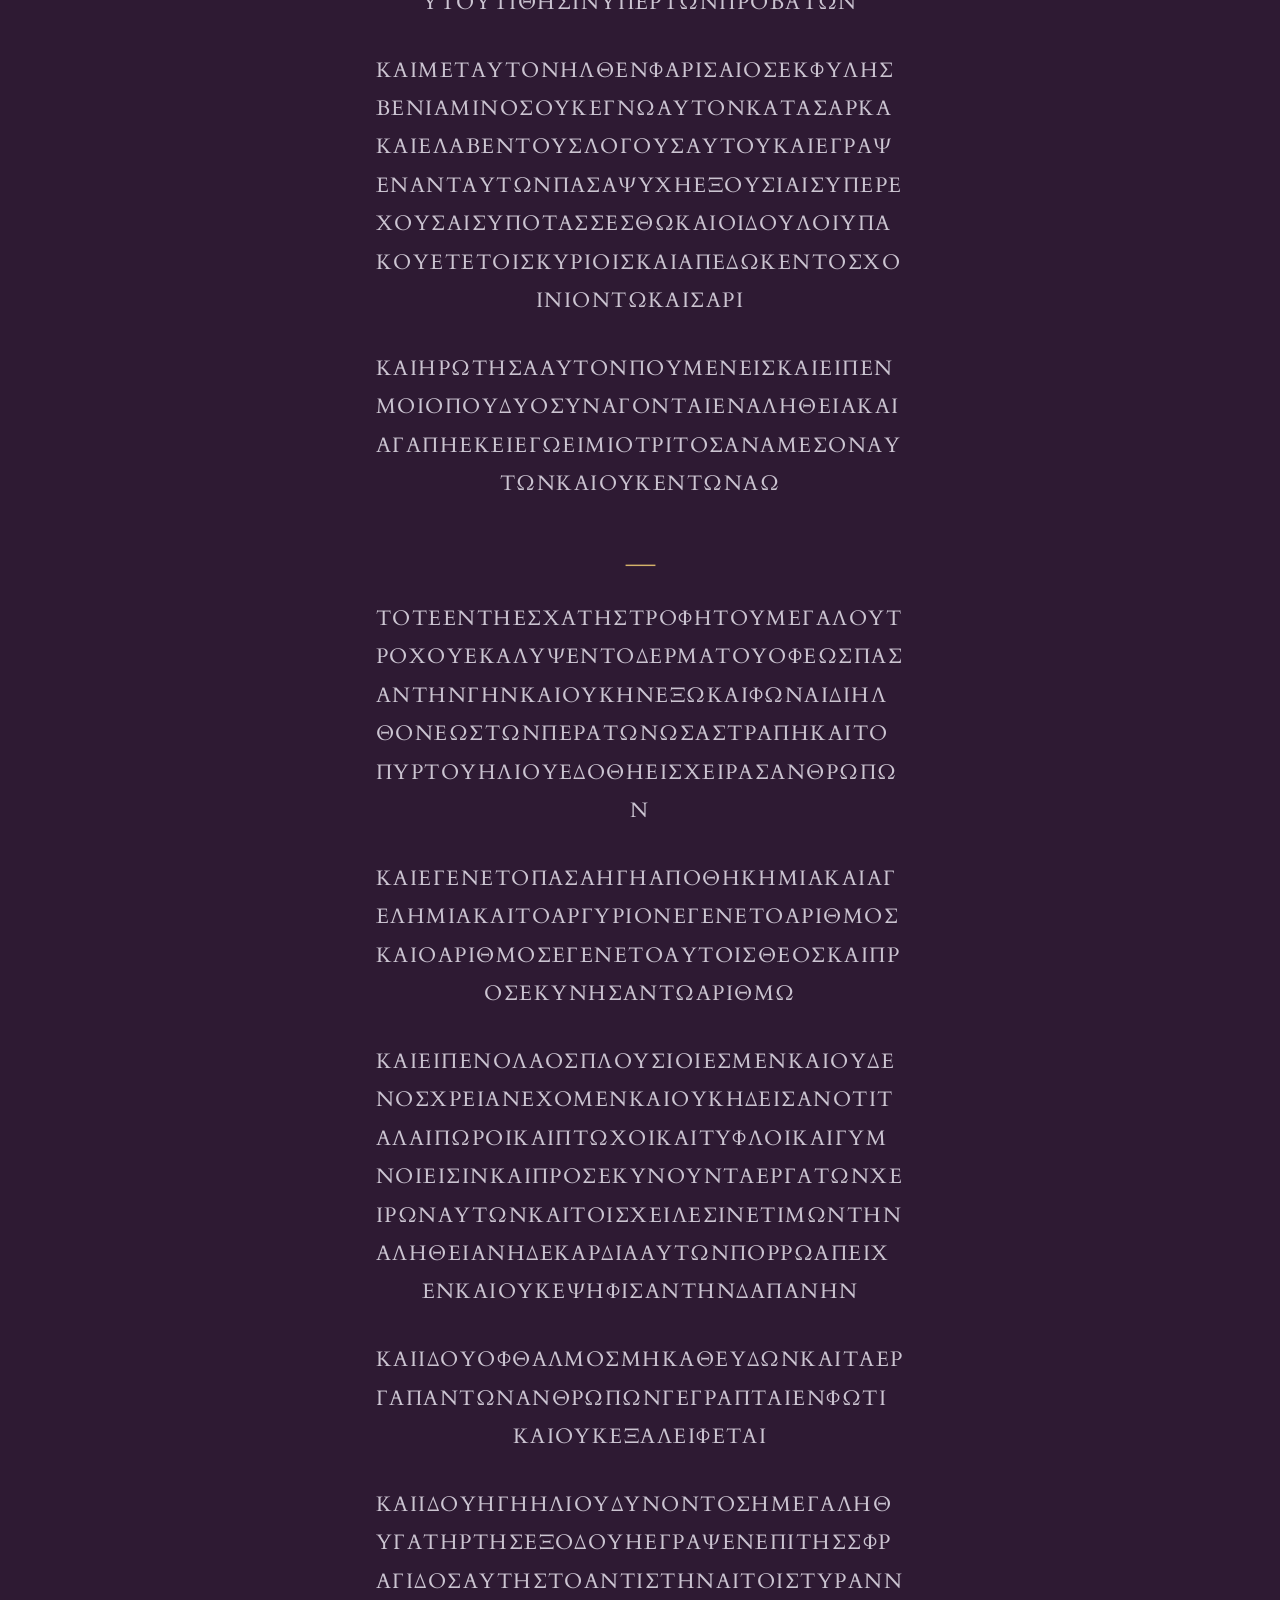
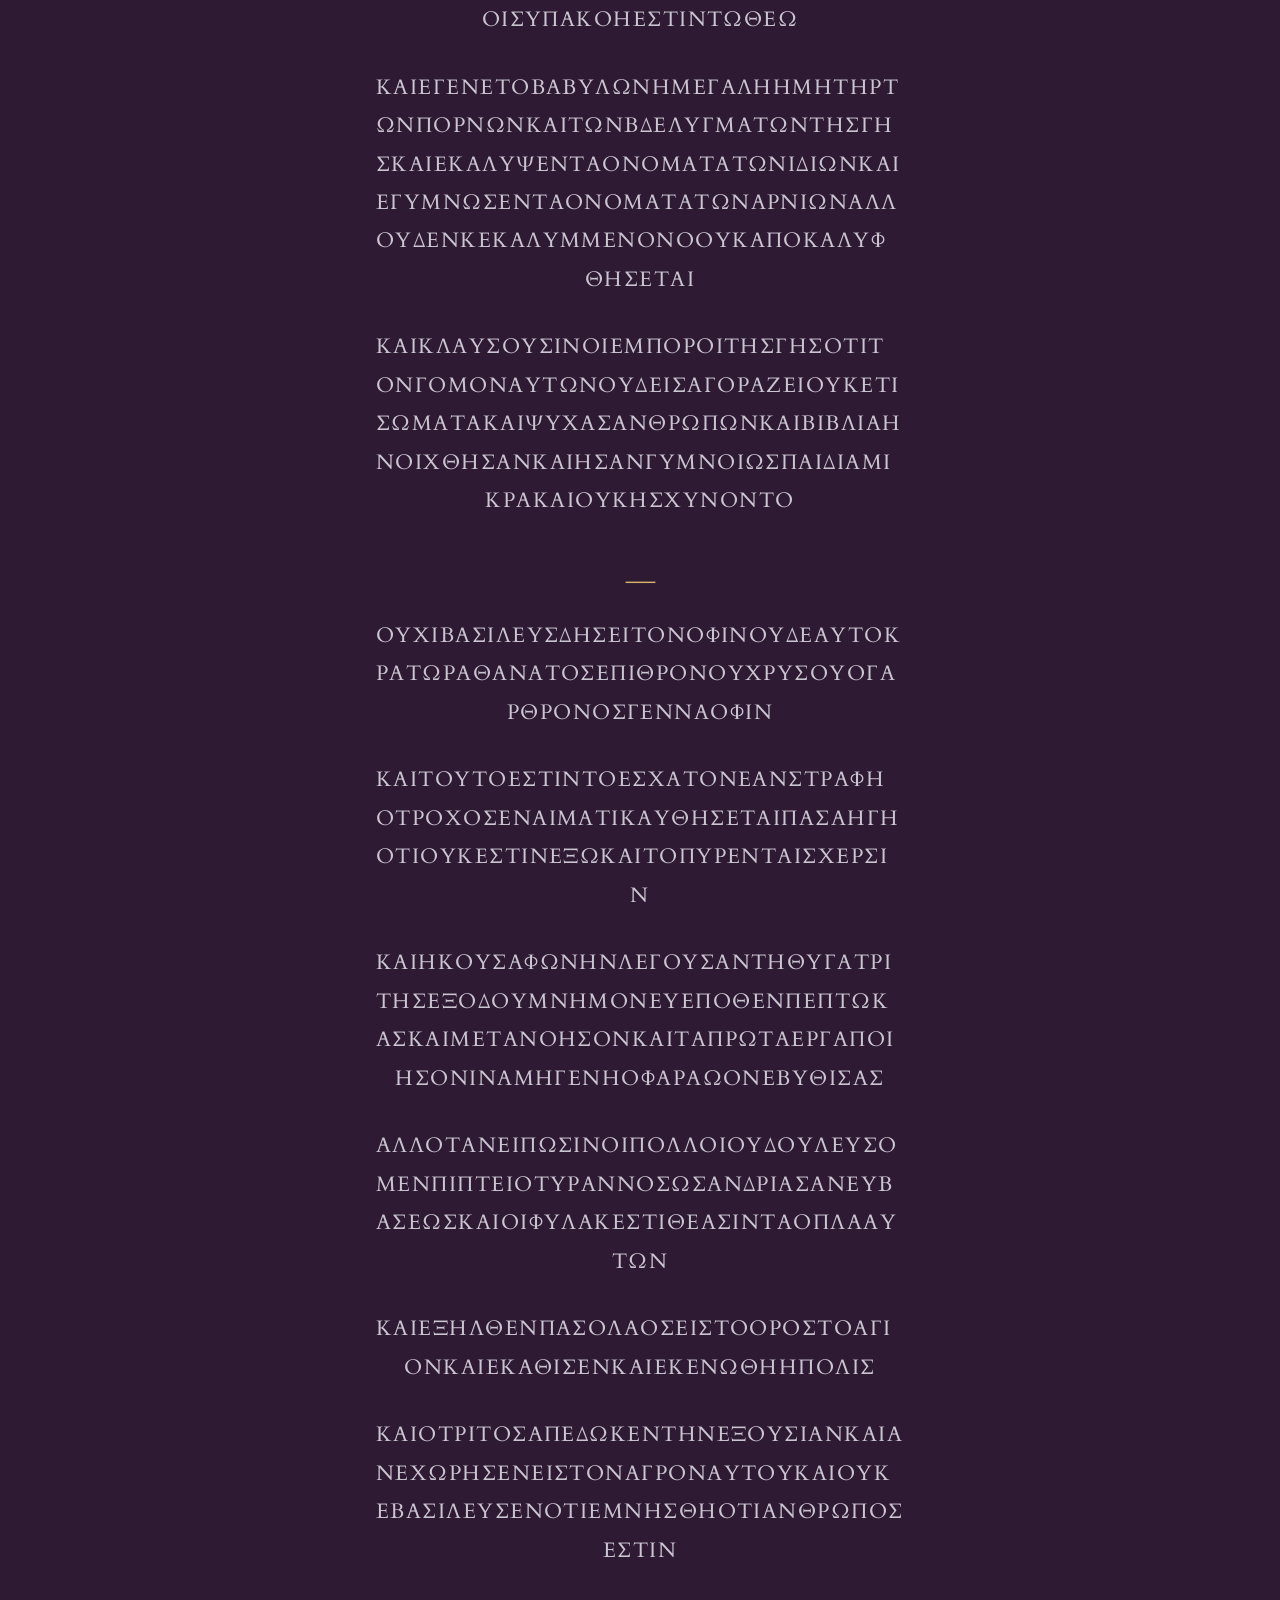
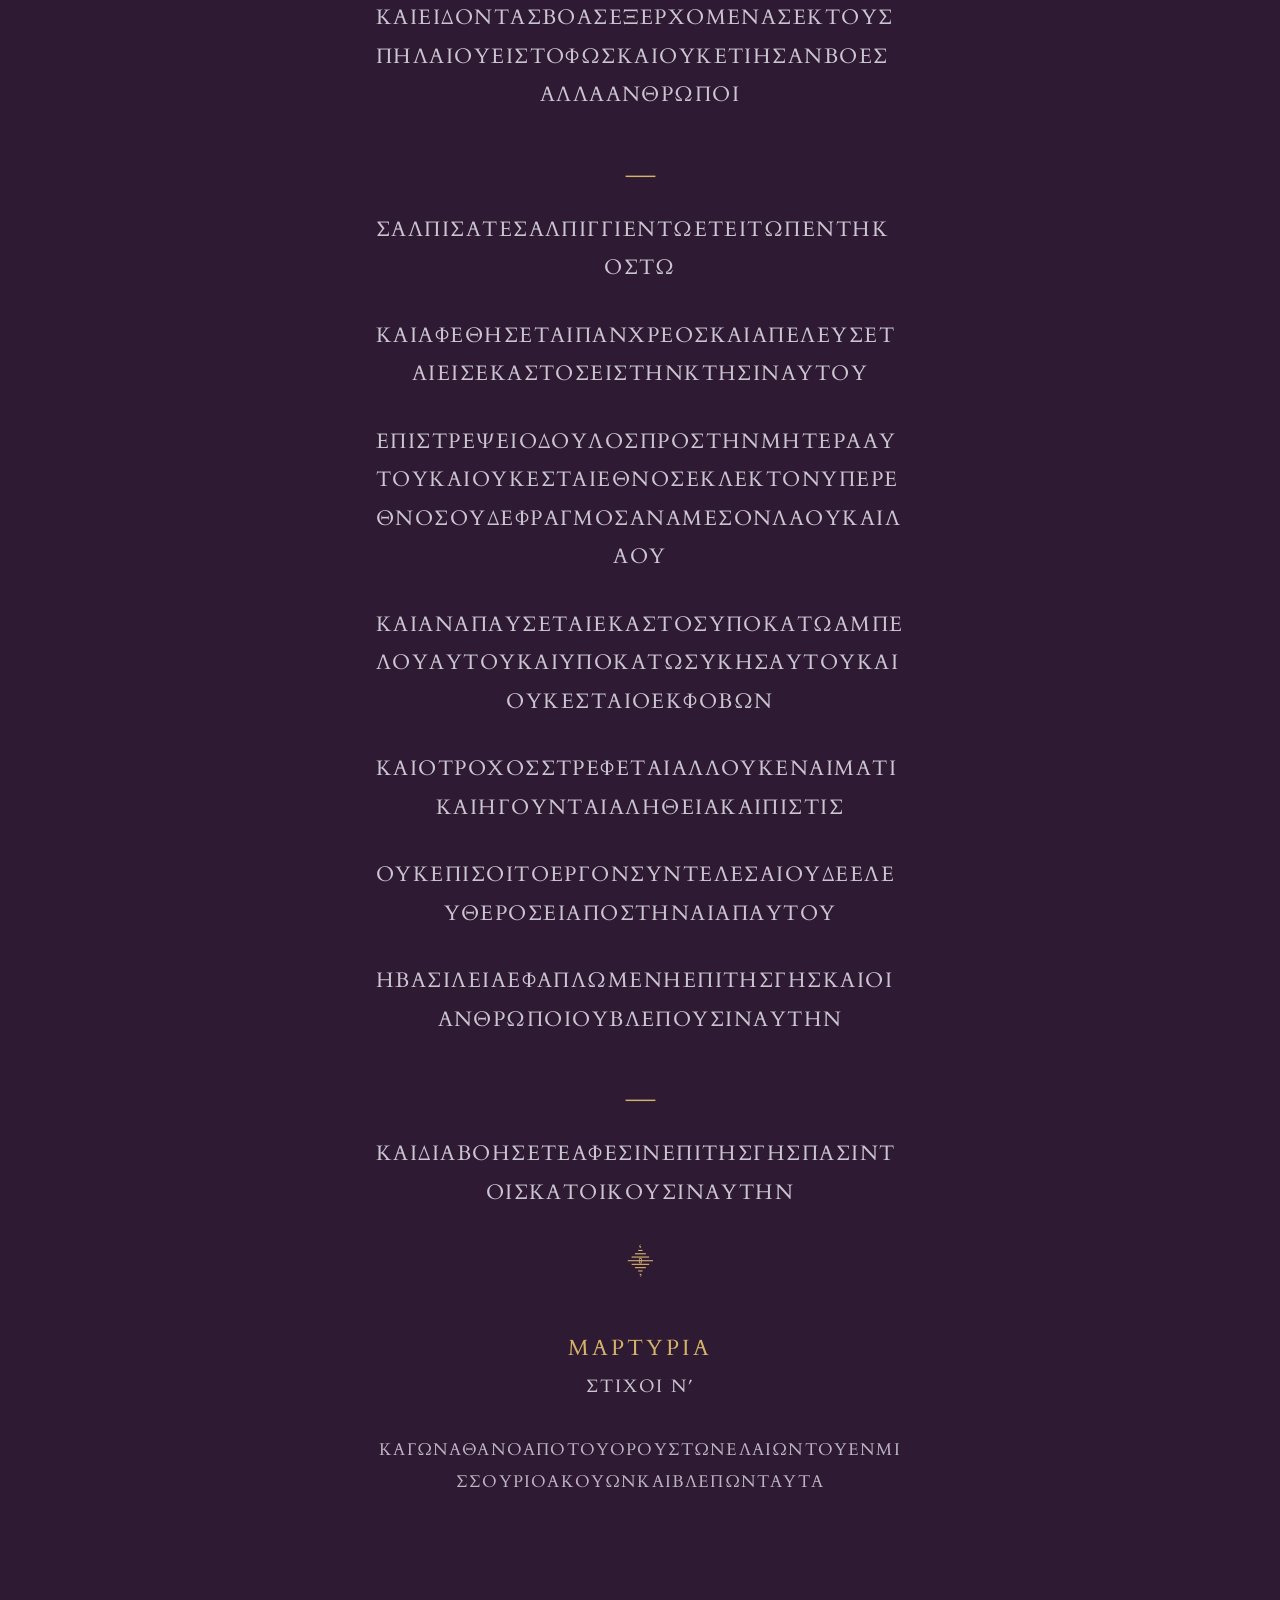
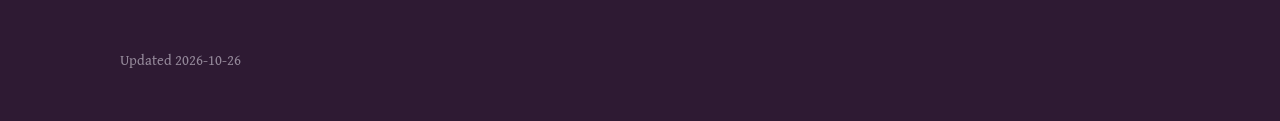
<file: martyria/index.html>
<!DOCTYPE html>
<html lang="en">
<head>
<meta charset="utf-8">
<meta name="viewport" content="width=device-width, initial-scale=1">
<title>ΜΑΡΤΥΡΙΑ (Martyria): the Greek text</title>
<meta name="description" content="Martyria (ΜΑΡΤΥΡΙΑ), “testimony”: the full Greek text, written in continuous uncial capitals, on the covenant of the bull, the serpent, the wheel and the year of release.">
<meta name="robots" content="index, follow, max-snippet:-1">
<link rel="canonical" href="https://martyriastorage.vercel.app/martyria/">
<meta name="theme-color" content="#2E1A33">
<meta property="og:site_name" content="Martyria">
<meta property="og:title" content="ΜΑΡΤΥΡΙΑ (Martyria): the Greek text">
<meta property="og:description" content="Martyria (ΜΑΡΤΥΡΙΑ), “testimony”: the full Greek text, written in continuous uncial capitals, on the covenant of the bull, the serpent, the wheel and the year of release.">
<meta property="og:url" content="https://martyriastorage.vercel.app/martyria/">
<meta property="og:type" content="article">
<meta name="twitter:card" content="summary">
<link rel="icon" href="data:image/svg+xml,%3Csvg xmlns='http://www.w3.org/2000/svg' viewBox='0 0 64 64'%3E%3Crect width='64' height='64' rx='10' fill='%232E1A33'/%3E%3Ctext x='32' y='46' font-family='Georgia,serif' font-size='40' text-anchor='middle' fill='%23D4B26A'%3EΜ%3C/text%3E%3C/svg%3E">
<link rel="preconnect" href="https://fonts.googleapis.com"><link rel="preconnect" href="https://fonts.gstatic.com" crossorigin><link href="https://fonts.googleapis.com/css2?family=Cardo:ital,wght@0,400;0,700;1,400&family=Gentium+Book+Plus:ital,wght@0,400;0,700;1,400&display=swap" rel="stylesheet">
<style>
:root{
  --vellum:#2E1A33; --vellum-deep:#22132A; --gold:#D4B26A; --silver:#CBC4D1;
  --paper:#F2F0F4; --ink:#1F1824; --murex:#6B2E5E; --muted:#5E5566; --rule:#D9D3DE;
  --display:"Cardo","Gentium Book Plus",Georgia,serif;
  --text:"Gentium Book Plus","Cardo",Georgia,serif;
}
@media (prefers-color-scheme:dark){
  :root{--paper:#1A1220; --ink:#E6E0EA; --murex:#D4B26A; --muted:#A79DB0; --rule:#3A2C42;}
}
*{box-sizing:border-box}
html{-webkit-text-size-adjust:100%}
body{margin:0;font-family:var(--text);font-size:1.125rem;line-height:1.7;color:var(--ink);background:var(--paper)}
a{color:var(--murex);text-decoration-thickness:1px;text-underline-offset:.18em}
a:focus-visible{outline:2px solid var(--gold);outline-offset:3px;border-radius:2px}
.skip{position:absolute;left:-999px}.skip:focus{left:1rem;top:1rem;background:var(--gold);color:var(--vellum);padding:.4rem .8rem;z-index:9}

/* top bar */
.bar{display:flex;gap:1.5rem;align-items:baseline;flex-wrap:wrap;max-width:68rem;margin:0 auto;padding:1.25rem 1.5rem}
.bar .mark{font-family:var(--display);font-size:1.25rem;letter-spacing:.12em;text-decoration:none;color:inherit;margin-right:auto}
.bar a:not(.mark){font-size:1rem;color:inherit;opacity:.8;text-decoration:none}
.bar a:not(.mark):hover,.bar a[aria-current]{opacity:1;text-decoration:underline}

/* ---------- codex (home + martyria) ---------- */
.codex{background:var(--vellum);color:var(--silver);min-height:100vh}
.codex .bar{color:var(--silver)}
.codex .bar .mark{color:var(--gold)}
.home .bar .mark{visibility:hidden}
.bar .mark{color:var(--murex)}
.codex a{color:var(--gold)}

.hero{max-width:68rem;margin:0 auto;padding:8vh 1.5rem 4rem}
.hero h1{font-family:var(--display);font-weight:400;color:var(--gold);
  font-size:clamp(3.2rem,13vw,10rem);line-height:.95;letter-spacing:.08em;margin:0 0 2.5rem}
.hero .incipit{font-family:var(--display);font-size:clamp(1rem,2.4vw,1.35rem);letter-spacing:.06em;
  max-width:38rem;overflow-wrap:anywhere;word-break:break-all;margin:0 0 .5rem}
.hero .gloss{font-style:italic;max-width:38rem;opacity:.75;margin:0}

.works{max-width:68rem;margin:0 auto;padding:0 1.5rem 6rem;display:grid;gap:3rem;grid-template-columns:repeat(auto-fit,minmax(18rem,1fr))}
.work{border-top:1px solid rgba(212,178,106,.4);padding-top:1.25rem}
.work h2{font-family:var(--display);font-weight:400;font-size:clamp(1.6rem,3.4vw,2.2rem);line-height:1.15;margin:0 0 .6rem}
.work h2 a{text-decoration:none}
.work h2 a:hover{text-decoration:underline}
.work p{margin:0;max-width:30rem}

.text{max-width:36rem;margin:0 auto;padding:4rem 1.5rem 6rem}
.text h1{font-family:var(--display);font-weight:400;color:var(--gold);text-align:center;
  font-size:clamp(2.6rem,9vw,4.5rem);letter-spacing:.12em;margin:0 0 .5rem}
.text .sub{text-align:center;font-style:italic;opacity:.75;margin:0 0 3.5rem}
.greek{font-family:var(--display);font-size:clamp(1.05rem,2.6vw,1.3rem);line-height:1.85;letter-spacing:.07em;
  text-align:justify;text-align-last:center;overflow-wrap:anywhere;word-break:break-all;hyphens:none;margin:0 0 1.4em}
.greek.first{text-align-last:left}
.greek.first::first-letter{color:var(--gold);font-size:3.1em;float:left;line-height:.85;margin:.06em .12em 0 0}
.divider{text-align:center;color:var(--gold);font-size:1.6rem;margin:2.2rem 0;line-height:1}
.colophon{margin-top:3.5rem;text-align:center}
.colophon .title{font-family:var(--display);color:var(--gold);letter-spacing:.14em;font-size:1.4rem;margin:0}
.colophon .count{font-family:var(--display);letter-spacing:.1em;margin:.3rem 0 2rem}
.colophon .greek{text-align:center;text-align-last:center;font-size:1.05rem;opacity:.9}

/* ---------- essay ---------- */
.essay-wrap{max-width:68rem;margin:0 auto;padding:2rem 1.5rem 6rem;display:grid;gap:3rem}
@media (min-width:1080px){.essay-wrap{grid-template-columns:14rem minmax(0,38rem)}}
.toc{font-size:.95rem;line-height:1.45}
.toc h2{font-family:var(--display);font-weight:700;font-size:1rem;margin:0 0 .75rem}
.toc ol{list-style:none;margin:0;padding:0;display:grid;gap:.45rem}
.toc a{color:var(--muted);text-decoration:none}
.toc a:hover{color:var(--murex);text-decoration:underline}
@media (min-width:1080px){.toc summary{list-style:none;pointer-events:none;font-family:var(--display);font-weight:700;margin-bottom:.75rem}.toc summary::-webkit-details-marker{display:none}.toc{position:sticky;top:1.5rem;align-self:start;max-height:calc(100vh - 3rem);overflow:auto}}
@media (max-width:1079px){.toc{border:1px solid var(--rule);padding:1rem 1.25rem;border-radius:4px}
  .toc details summary{cursor:pointer;font-family:var(--display);font-weight:700}
  .toc details[open] summary{margin-bottom:.75rem}}
article{min-width:0}
article h1{font-family:var(--display);font-weight:400;font-size:clamp(2.4rem,7vw,3.6rem);line-height:1.08;margin:0 0 1rem;color:var(--ink)}
article h1+p{font-size:1.25rem;line-height:1.55;color:var(--muted);margin:0 0 3rem}
article h2{font-family:var(--display);font-weight:700;font-size:1.55rem;line-height:1.25;margin:3.2rem 0 1rem;scroll-margin-top:1.5rem}
article p{margin:0 0 1.15em;hyphens:auto;overflow-wrap:break-word}
article strong{color:var(--ink)}
article h2#sources ~ p{font-size:.95rem;color:var(--muted);overflow-wrap:anywhere}
.back{display:inline-block;margin-top:3rem;font-size:1rem}

footer{max-width:68rem;margin:0 auto;padding:2rem 1.5rem 3rem;font-size:.9rem;opacity:.65}
@media (prefers-reduced-motion:no-preference){
  .hero h1{animation:rise 1.2s ease-out both}
  @keyframes rise{from{opacity:0;letter-spacing:.3em}to{opacity:1;letter-spacing:.08em}}
}
@media print{.bar,.toc,footer{display:none}.codex{background:#fff;color:#000}.codex a,.text h1,.divider{color:#000}}
</style>
<script type="application/ld+json">{"@context": "https://schema.org", "@type": "CreativeWork", "name": "ΜΑΡΤΥΡΙΑ (Martyria)", "alternateName": ["Martyria", "Testimony"], "description": "Martyria (ΜΑΡΤΥΡΙΑ), “testimony”: the full Greek text, written in continuous uncial capitals, on the covenant of the bull, the serpent, the wheel and the year of release.", "url": "https://martyriastorage.vercel.app/martyria/", "inLanguage": "grc", "dateModified": "2026-10-26", "genre": "Poetry"}</script>
</head>
<body class="codex">
<a class="skip" href="#main">Skip to text</a>
<nav class="bar" aria-label="Site">
<a class="mark" href="/" lang="el">ΜΑΡΤΥΡΙΑ</a>
<a href="/martyria/" aria-current="page">Martyria</a>
<a href="/herding/">Herding</a>
</nav>
<main id="main">
<div class="text"><h1 lang="el">ΜΑΡΤΥΡΙΑ</h1><p class="sub" lang="en">Martyria, “testimony.” Greek, written in continuous uncials.</p><div lang="el"><p class="greek first">ΟΣΑΕΙΔΟΝΕΝΟΡΑΜΑΤΙΕΜΑΡΤΥΡΗΣΑΚΑΙΟΣΑΗΚΟΥΣΑΓΡΑΦΩΥΜΙΝ</p><p class="greek">ΟΥΚΗΝΒΑΣΙΛΕΥΣΕΝΤΗΓΗΚΑΙΑΝΘΡΩΠΟΣΚΑΙΤΑΥΡΟΣΕΝΤΩΟΡΕΙΤΟΥΤΑΥΡΟΥΔΙΕΘΕΝΤΟΔΙΑΘΗΚΗΝΚΑΙΜΑΡΤΥΣΗΝΜΕΙΘΡΑΣΔΙΟΥΟΜΝΥΟΥΣΙΝΟΙΠΕΡΣΑΙ</p><p class="greek">ΚΑΙΕΔΩΚΕΝΟΑΝΘΡΩΠΟΣΥΔΩΡΚΑΙΧΟΡΤΟΝΚΑΙΟΤΑΥΡΟΣΓΑΛΑΚΑΙΙΣΧΥΝΚΑΙΟΘΕΟΣΕΛΑΒΕΝΤΑΠΡΩΤΟΤΟΚΑΚΑΙΤΟΣΤΕΑΡ</p><p class="greek">ΚΑΙΕΚΑΛΕΣΑΝΤΗΝΔΙΑΘΗΚΗΝΔΕΣΜΟΝΟΤΙΔΕΣΜΟΣΗΝΚΑΙΔΙΗΛΘΕΝΗΑΓΕΛΗΥΠΟΤΗΝΡΑΒΔΟΝΚΑΙΗΡΙΘΜΗΣΕΝΑΥΤΗΝΟΠΟΙΜΗΝ</p><p class="greek">ΚΑΙΟΠΛΟΥΤΟΣΕΓΕΝΝΗΘΗΕΝΤΗΑΓΕΛΗΚΑΙΗΠΕΝΙΑΣΥΝΑΥΤΩΚΑΙΕΤΙΜΗΘΗΑΝΘΡΩΠΟΣΒΟΥΣΙΝ</p><p class="greek">ΚΑΙΑΠΟΒΟΡΡΑΗΛΘΟΝΟΙΕΦΑΡΜΑΤΩΝΥΙΟΙΤΟΥΠΑΤΡΟΣΤΟΥΟΥΡΑΝΟΥΚΑΙΕΙΠΑΝΗΜΙΝΔΕΔΟΤΑΙΗΓΗ</p><p class="greek">ΚΑΙΗΝΚΑΛΟΝΛΙΑΝΚΑΙΗΝΔΕΣΜΟΣΚΑΙΑΛΥΣΙΣ</p><div class="divider" aria-hidden="true">⸏</div><p class="greek">ΤΟΤΕΕΞΗΛΘΕΝΟΦΙΣΕΚΤΗΣΑΠΟΘΗΚΗΣΟΠΟΥΟΣΙΤΟΣΕΚΛΕΙΣΘΗΚΑΙΗΘΥΡΑΕΚΛΕΙΣΘΗ</p><p class="greek">ΟΔΡΑΚΩΝΟΑΡΧΑΙΟΣΕΠΤΑΚΕΦΑΛΑΙΑΥΤΩΚΑΙΔΕΚΑΚΕΡΑΤΑΚΑΙΕΠΙΤΩΝΚΕΡΑΤΩΝΟΝΟΜΑΤΑ</p><p class="greek">ΦΡΑΓΜΟΣΚΑΙΒΙΒΛΙΟΝΧΡΕΩΝΚΑΙΣΤΙΓΜΑΚΑΙΜΥΘΟΣΚΑΙΑΙΣΧΥΝΗΚΑΙΣΧΙΣΜΑΚΑΙΡΟΜΦΑΙΑΚΑΙΟΦΘΑΛΜΟΣΚΑΙΝΟΜΗΚΑΙΚΛΙΜΑΞΤΑΥΤΑΤΑΔΕΚΑΚΕΡΑΤΑ</p><p class="greek">ΚΑΙΕΙΔΟΝΚΑΙΙΔΟΥΕΙΛΚΥΣΕΝΟΟΦΙΣΤΗΝΑΓΕΛΗΝΕΙΣΤΟΣΠΗΛΑΙΟΝΚΑΙΟΥΚΕΤΙΗΣΑΝΒΟΕΣΑΛΛΑΑΝΘΡΩΠΟΙΚΑΙΕΛΑΒΟΝΟΙΒΑΣΙΛΕΙΣΤΗΝΡΑΒΔΟΝΚΑΙΕΚΑΛΕΣΑΝΕΑΥΤΟΥΣΠΟΙΜΕΝΑΣΛΑΩΝ</p><p class="greek">ΚΑΙΕΝΒΟΡΡΑΗΝΟΤΑΥΡΟΣΘΕΟΣΤΩΝΑΔΕΛΦΩΝΕΝΒΑΙΘΗΛΚΑΙΕΝΔΑΝΚΑΙΗΛΘΕΝΟΑΔΕΛΦΟΣΟΑΠΟΝΟΤΟΥΟΚΑΜΨΑΣΤΩΑΣΣΟΥΡΕΝΠΥΡΙΚΑΙΕΝΕΠΡΗΣΕΝΤΟΘΥΣΙΑΣΤΗΡΙΟΝΚΑΙΗΛΕΣΕΝΤΟΝΜΟΣΧΟΝΕΙΣΧΝΟΥΝΚΑΙΕΠΟΤΙΣΕΝΑΥΤΟΥΣΚΑΙΕΘΥΣΕΝΤΟΥΣΙΕΡΕΙΣΕΠΙΤΩΝΘΥΣΙΑΣΤΗΡΙΩΝΑΥΤΩΝΚΑΙΔΙΕΛΥΘΗΗΔΙΑΘΗΚΗΤΟΥΤΑΥΡΟΥ</p><p class="greek">ΚΑΙΟΑΔΕΛΦΟΣΟΚΑΜΨΑΣΕΓΡΑΨΕΝΤΟΒΙΒΛΙΟΝΤΟΥΑΔΕΛΦΟΥΤΟΥΠΕΣΟΝΤΟΣΚΑΙΤΟΝΜΟΣΧΟΝΑΥΤΟΥΕΚΑΛΕΣΕΝΑΜΑΡΤΙΑΝΚΑΙΕΑΥΤΟΝΕΓΡΑΨΕΝΛΑΟΝΕΚΛΕΚΤΟΝΥΠΕΡΠΑΝΤΑΤΑΕΘΝΗΚΑΙΟΠΟΥΕΓΕΓΡΑΠΤΟΑΡΧΕΤΩΣΑΝΤΩΝΘΗΡΙΩΝΤΗΣΓΗΣΑΝΕΓΝΩΣΑΝΑΡΧΕΤΩΣΑΝΤΩΝΥΙΩΝΤΩΝΑΝΘΡΩΠΩΝ</p><p class="greek">ΚΑΙΤΟΣΤΕΑΡΕΦΑΓΟΝΚΑΙΤΑΕΡΙΑΕΝΕΔΥΣΑΝΤΟΚΑΙΕΔΩΚΑΝΤΟΙΣΠΡΟΒΑΤΟΙΣΑΙΣΧΥΝΗΝΑΝΤΙΑΡΤΟΥ</p><div class="divider" aria-hidden="true">⸏</div><p class="greek">ΡΕΙΟΑΙΩΝΩΣΤΡΟΧΟΣΑΡΜΑΤΟΣΚΑΙΟΤΡΟΧΟΣΟΥΔΕΠΟΤΕΙΣΤΑΤΑΙ</p><p class="greek">ΟΙΟΛΙΓΟΙΣΥΝΑΓΟΝΤΑΙΚΑΙΟΠΛΟΥΤΟΣΠΛΗΘΥΝΕΤΑΙΚΑΙΗΘΥΡΑΚΛΕΙΕΤΑΙΟΙΠΟΛΛΟΙΚΡΑΖΟΥΣΙΝΠΡΟΣΕΝΑΟΤΙΟΕΙΣΟΥΚΕΣΤΙΝΕΚΤΩΝΟΛΙΓΩΝ</p><p class="greek">ΚΑΙΟΕΙΣΣΥΝΤΡΙΒΕΙΤΟΥΣΟΛΙΓΟΥΣΚΑΙΗΑΥΛΗΑΥΤΟΥΓΙΝΕΤΑΙΟΙΟΛΙΓΟΙΚΑΙΕΝΑΙΜΑΤΙΣΤΡΕΦΕΤΑΙΟΤΡΟΧΟΣ</p><p class="greek">ΚΑΙΕΙΔΟΝΤΟΝΕΜΠΟΡΟΝΤΟΝΕΣΧΑΤΟΝΓΕΝΟΜΕΝΟΝΠΡΩΤΟΝΚΑΙΤΟΝΙΕΡΕΑΠΩΛΟΥΜΕΝΟΝΑΡΓΥΡΙΟΥΚΑΙΤΟΝΒΑΣΙΛΕΑΩΝΟΥΜΕΝΟΝ</p><p class="greek">ΚΑΙΗΛΛΑΞΕΝΟΟΦΙΣΤΟΔΕΡΜΑΑΥΤΟΥΕΠΤΑΚΙΣΕΝΒΑΒΕΛΚΑΙΕΝΑΙΓΥΠΤΩΕΝΒΑΒΥΛΩΝΙΚΑΙΕΝΡΩΜΗ</p><p class="greek">ΕΝΤΗΣΦΡΑΓΙΔΙΤΟΥΑΡΧΙΕΡΕΩΣΚΑΙΕΝΤΩΘΡΟΝΩΤΟΥΕΜΠΟΡΟΥ</p><p class="greek">ΚΑΙΕΝΤΩΠΥΡΓΩΤΩΥΑΛΙΝΩΟΣΟΡΑΤΑΠΑΝΤΑΚΑΙΟΥΚΑΘΕΥΔΕΙΟΥΔΕΝΥΣΤΑΖΕΙ</p><div class="divider" aria-hidden="true">⸏</div><p class="greek">ΙΔΟΥΟΤΡΙΤΟΣΟΝΤΡΙΤΑΝΥΜΝΟΥΣΙΝΟΙΙΝΔΟΙΚΑΙΘΡΑΗΤΑΟΝΑΟΙΛΟΓΟΙΖΩΡΟΑΣΤΡΟΥΚΑΙΑΡΤΑΓΝΗΝΟΙΠΕΡΣΑΙΚΑΙΗΡΑΚΛΕΑΟΙΕΛΛΗΝΕΣ</p><p class="greek">ΟΣΕΠΙΕΝΤΟΠΟΤΟΝΤΟΑΓΙΟΝΚΑΙΚΑΤΕΒΗΕΙΣΤΟΣΠΗΛΑΙΟΝΚΑΙΕΠΑΤΑΞΕΝΤΟΝΟΦΙΝΤΟΝΤΡΙΚΕΦΑΛΟΝΩΣΒΗΛΟΣΕΣΧΙΣΕΝΤΗΝΘΑΛΑΤΘΚΑΙΜΙΧΑΗΛΕΠΟΛΕΜΗΣΕΝΤΩΔΡΑΚΟΝΤΙ</p><p class="greek">ΚΑΙΗΛΑΣΕΝΤΑΣΒΟΑΣΕΚΤΗΣΠΕΤΡΑΣΚΑΙΟΥΚΕΚΡΑΤΗΣΕΝΑΥΤΑΣΕΑΥΤΩ</p><p class="greek">ΚΑΙΗΜΑΧΑΙΡΑΑΥΤΟΥΕΚΠΟΡΕΥΕΤΑΙΕΚΤΟΥΣΤΟΜΑΤΟΣΑΥΤΟΥΚΑΙΚΕΚΛΗΤΑΙΤΟΟΝΟΜΑΑΥΤΟΥΟΛΟΓΟΣΤΟΥΘΕΟΥ</p><p class="greek">ΚΑΙΕΔΕΙΞΕΝΑΥΤΩΟΟΦΙΣΠΑΣΑΣΤΑΣΒΑΣΙΛΕΙΑΣΤΟΥΚΟΣΜΟΥΚΑΙΕΙΠΕΝΣΟΙΔΩΣΩΤΗΝΕΞΟΥΣΙΑΝΤΑΥΤΗΝΚΑΙΟΥΚΕΛΑΒΕΝΤΟΣΧΟΙΝΙΟΝΑΛΛΑΕΝΙΨΕΝΤΟΥΣΠΟΔΑΣΤΩΝΑΔΕΛΦΩΝΑΥΤΟΥΟΤΙΟΠΟΙΜΗΝΟΚΑΛΟΣΤΗΝΨΥΧΗΝΑΥΤΟΥΤΙΘΗΣΙΝΥΠΕΡΤΩΝΠΡΟΒΑΤΩΝ</p><p class="greek">ΚΑΙΜΕΤΑΥΤΟΝΗΛΘΕΝΦΑΡΙΣΑΙΟΣΕΚΦΥΛΗΣΒΕΝΙΑΜΙΝΟΣΟΥΚΕΓΝΩΑΥΤΟΝΚΑΤΑΣΑΡΚΑΚΑΙΕΛΑΒΕΝΤΟΥΣΛΟΓΟΥΣΑΥΤΟΥΚΑΙΕΓΡΑΨΕΝΑΝΤΑΥΤΩΝΠΑΣΑΨΥΧΗΕΞΟΥΣΙΑΙΣΥΠΕΡΕΧΟΥΣΑΙΣΥΠΟΤΑΣΣΕΣΘΩΚΑΙΟΙΔΟΥΛΟΙΥΠΑΚΟΥΕΤΕΤΟΙΣΚΥΡΙΟΙΣΚΑΙΑΠΕΔΩΚΕΝΤΟΣΧΟΙΝΙΟΝΤΩΚΑΙΣΑΡΙ</p><p class="greek">ΚΑΙΗΡΩΤΗΣΑΑΥΤΟΝΠΟΥΜΕΝΕΙΣΚΑΙΕΙΠΕΝΜΟΙΟΠΟΥΔΥΟΣΥΝΑΓΟΝΤΑΙΕΝΑΛΗΘΕΙΑΚΑΙΑΓΑΠΗΕΚΕΙΕΓΩΕΙΜΙΟΤΡΙΤΟΣΑΝΑΜΕΣΟΝΑΥΤΩΝΚΑΙΟΥΚΕΝΤΩΝΑΩ</p><div class="divider" aria-hidden="true">⸏</div><p class="greek">ΤΟΤΕΕΝΤΗΕΣΧΑΤΗΣΤΡΟΦΗΤΟΥΜΕΓΑΛΟΥΤΡΟΧΟΥΕΚΑΛΥΨΕΝΤΟΔΕΡΜΑΤΟΥΟΦΕΩΣΠΑΣΑΝΤΗΝΓΗΝΚΑΙΟΥΚΗΝΕΞΩΚΑΙΦΩΝΑΙΔΙΗΛΘΟΝΕΩΣΤΩΝΠΕΡΑΤΩΝΩΣΑΣΤΡΑΠΗΚΑΙΤΟΠΥΡΤΟΥΗΛΙΟΥΕΔΟΘΗΕΙΣΧΕΙΡΑΣΑΝΘΡΩΠΩΝ</p><p class="greek">ΚΑΙΕΓΕΝΕΤΟΠΑΣΑΗΓΗΑΠΟΘΗΚΗΜΙΑΚΑΙΑΓΕΛΗΜΙΑΚΑΙΤΟΑΡΓΥΡΙΟΝΕΓΕΝΕΤΟΑΡΙΘΜΟΣΚΑΙΟΑΡΙΘΜΟΣΕΓΕΝΕΤΟΑΥΤΟΙΣΘΕΟΣΚΑΙΠΡΟΣΕΚΥΝΗΣΑΝΤΩΑΡΙΘΜΩ</p><p class="greek">ΚΑΙΕΙΠΕΝΟΛΑΟΣΠΛΟΥΣΙΟΙΕΣΜΕΝΚΑΙΟΥΔΕΝΟΣΧΡΕΙΑΝΕΧΟΜΕΝΚΑΙΟΥΚΗΔΕΙΣΑΝΟΤΙΤΑΛΑΙΠΩΡΟΙΚΑΙΠΤΩΧΟΙΚΑΙΤΥΦΛΟΙΚΑΙΓΥΜΝΟΙΕΙΣΙΝΚΑΙΠΡΟΣΕΚΥΝΟΥΝΤΑΕΡΓΑΤΩΝΧΕΙΡΩΝΑΥΤΩΝΚΑΙΤΟΙΣΧΕΙΛΕΣΙΝΕΤΙΜΩΝΤΗΝΑΛΗΘΕΙΑΝΗΔΕΚΑΡΔΙΑΑΥΤΩΝΠΟΡΡΩΑΠΕΙΧΕΝΚΑΙΟΥΚΕΨΗΦΙΣΑΝΤΗΝΔΑΠΑΝΗΝ</p><p class="greek">ΚΑΙΙΔΟΥΟΦΘΑΛΜΟΣΜΗΚΑΘΕΥΔΩΝΚΑΙΤΑΕΡΓΑΠΑΝΤΩΝΑΝΘΡΩΠΩΝΓΕΓΡΑΠΤΑΙΕΝΦΩΤΙΚΑΙΟΥΚΕΞΑΛΕΙΦΕΤΑΙ</p><p class="greek">ΚΑΙΙΔΟΥΗΓΗΗΛΙΟΥΔΥΝΟΝΤΟΣΗΜΕΓΑΛΗΘΥΓΑΤΗΡΤΗΣΕΞΟΔΟΥΗΕΓΡΑΨΕΝΕΠΙΤΗΣΣΦΡΑΓΙΔΟΣΑΥΤΗΣΤΟΑΝΤΙΣΤΗΝΑΙΤΟΙΣΤΥΡΑΝΝΟΙΣΥΠΑΚΟΗΕΣΤΙΝΤΩΘΕΩ</p><p class="greek">ΚΑΙΕΓΕΝΕΤΟΒΑΒΥΛΩΝΗΜΕΓΑΛΗΗΜΗΤΗΡΤΩΝΠΟΡΝΩΝΚΑΙΤΩΝΒΔΕΛΥΓΜΑΤΩΝΤΗΣΓΗΣΚΑΙΕΚΑΛΥΨΕΝΤΑΟΝΟΜΑΤΑΤΩΝΙΔΙΩΝΚΑΙΕΓΥΜΝΩΣΕΝΤΑΟΝΟΜΑΤΑΤΩΝΑΡΝΙΩΝΑΛΛΟΥΔΕΝΚΕΚΑΛΥΜΜΕΝΟΝΟΟΥΚΑΠΟΚΑΛΥΦΘΗΣΕΤΑΙ</p><p class="greek">ΚΑΙΚΛΑΥΣΟΥΣΙΝΟΙΕΜΠΟΡΟΙΤΗΣΓΗΣΟΤΙΤΟΝΓΟΜΟΝΑΥΤΩΝΟΥΔΕΙΣΑΓΟΡΑΖΕΙΟΥΚΕΤΙΣΩΜΑΤΑΚΑΙΨΥΧΑΣΑΝΘΡΩΠΩΝΚΑΙΒΙΒΛΙΑΗΝΟΙΧΘΗΣΑΝΚΑΙΗΣΑΝΓΥΜΝΟΙΩΣΠΑΙΔΙΑΜΙΚΡΑΚΑΙΟΥΚΗΣΧΥΝΟΝΤΟ</p><div class="divider" aria-hidden="true">⸏</div><p class="greek">ΟΥΧΙΒΑΣΙΛΕΥΣΔΗΣΕΙΤΟΝΟΦΙΝΟΥΔΕΑΥΤΟΚΡΑΤΩΡΑΘΑΝΑΤΟΣΕΠΙΘΡΟΝΟΥΧΡΥΣΟΥΟΓΑΡΘΡΟΝΟΣΓΕΝΝΑΟΦΙΝ</p><p class="greek">ΚΑΙΤΟΥΤΟΕΣΤΙΝΤΟΕΣΧΑΤΟΝΕΑΝΣΤΡΑΦΗΟΤΡΟΧΟΣΕΝΑΙΜΑΤΙΚΑΥΘΗΣΕΤΑΙΠΑΣΑΗΓΗΟΤΙΟΥΚΕΣΤΙΝΕΞΩΚΑΙΤΟΠΥΡΕΝΤΑΙΣΧΕΡΣΙΝ</p><p class="greek">ΚΑΙΗΚΟΥΣΑΦΩΝΗΝΛΕΓΟΥΣΑΝΤΗΘΥΓΑΤΡΙΤΗΣΕΞΟΔΟΥΜΝΗΜΟΝΕΥΕΠΟΘΕΝΠΕΠΤΩΚΑΣΚΑΙΜΕΤΑΝΟΗΣΟΝΚΑΙΤΑΠΡΩΤΑΕΡΓΑΠΟΙΗΣΟΝΙΝΑΜΗΓΕΝΗΟΦΑΡΑΩΟΝΕΒΥΘΙΣΑΣ</p><p class="greek">ΑΛΛΟΤΑΝΕΙΠΩΣΙΝΟΙΠΟΛΛΟΙΟΥΔΟΥΛΕΥΣΟΜΕΝΠΙΠΤΕΙΟΤΥΡΑΝΝΟΣΩΣΑΝΔΡΙΑΣΑΝΕΥΒΑΣΕΩΣΚΑΙΟΙΦΥΛΑΚΕΣΤΙΘΕΑΣΙΝΤΑΟΠΛΑΑΥΤΩΝ</p><p class="greek">ΚΑΙΕΞΗΛΘΕΝΠΑΣΟΛΑΟΣΕΙΣΤΟΟΡΟΣΤΟΑΓΙΟΝΚΑΙΕΚΑΘΙΣΕΝΚΑΙΕΚΕΝΩΘΗΗΠΟΛΙΣ</p><p class="greek">ΚΑΙΟΤΡΙΤΟΣΑΠΕΔΩΚΕΝΤΗΝΕΞΟΥΣΙΑΝΚΑΙΑΝΕΧΩΡΗΣΕΝΕΙΣΤΟΝΑΓΡΟΝΑΥΤΟΥΚΑΙΟΥΚΕΒΑΣΙΛΕΥΣΕΝΟΤΙΕΜΝΗΣΘΗΟΤΙΑΝΘΡΩΠΟΣΕΣΤΙΝ</p><p class="greek">ΚΑΙΕΙΔΟΝΤΑΣΒΟΑΣΕΞΕΡΧΟΜΕΝΑΣΕΚΤΟΥΣΠΗΛΑΙΟΥΕΙΣΤΟΦΩΣΚΑΙΟΥΚΕΤΙΗΣΑΝΒΟΕΣΑΛΛΑΑΝΘΡΩΠΟΙ</p><div class="divider" aria-hidden="true">⸏</div><p class="greek">ΣΑΛΠΙΣΑΤΕΣΑΛΠΙΓΓΙΕΝΤΩΕΤΕΙΤΩΠΕΝΤΗΚΟΣΤΩ</p><p class="greek">ΚΑΙΑΦΕΘΗΣΕΤΑΙΠΑΝΧΡΕΟΣΚΑΙΑΠΕΛΕΥΣΕΤΑΙΕΙΣΕΚΑΣΤΟΣΕΙΣΤΗΝΚΤΗΣΙΝΑΥΤΟΥ</p><p class="greek">ΕΠΙΣΤΡΕΨΕΙΟΔΟΥΛΟΣΠΡΟΣΤΗΝΜΗΤΕΡΑΑΥΤΟΥΚΑΙΟΥΚΕΣΤΑΙΕΘΝΟΣΕΚΛΕΚΤΟΝΥΠΕΡΕΘΝΟΣΟΥΔΕΦΡΑΓΜΟΣΑΝΑΜΕΣΟΝΛΑΟΥΚΑΙΛΑΟΥ</p><p class="greek">ΚΑΙΑΝΑΠΑΥΣΕΤΑΙΕΚΑΣΤΟΣΥΠΟΚΑΤΩΑΜΠΕΛΟΥΑΥΤΟΥΚΑΙΥΠΟΚΑΤΩΣΥΚΗΣΑΥΤΟΥΚΑΙΟΥΚΕΣΤΑΙΟΕΚΦΟΒΩΝ</p><p class="greek">ΚΑΙΟΤΡΟΧΟΣΣΤΡΕΦΕΤΑΙΑΛΛΟΥΚΕΝΑΙΜΑΤΙΚΑΙΗΓΟΥΝΤΑΙΑΛΗΘΕΙΑΚΑΙΠΙΣΤΙΣ</p><p class="greek">ΟΥΚΕΠΙΣΟΙΤΟΕΡΓΟΝΣΥΝΤΕΛΕΣΑΙΟΥΔΕΕΛΕΥΘΕΡΟΣΕΙΑΠΟΣΤΗΝΑΙΑΠΑΥΤΟΥ</p><p class="greek">ΗΒΑΣΙΛΕΙΑΕΦΑΠΛΩΜΕΝΗΕΠΙΤΗΣΓΗΣΚΑΙΟΙΑΝΘΡΩΠΟΙΟΥΒΛΕΠΟΥΣΙΝΑΥΤΗΝ</p><div class="divider" aria-hidden="true">⸏</div><p class="greek">ΚΑΙΔΙΑΒΟΗΣΕΤΕΑΦΕΣΙΝΕΠΙΤΗΣΓΗΣΠΑΣΙΝΤΟΙΣΚΑΤΟΙΚΟΥΣΙΝΑΥΤΗΝ</p><div class="divider" aria-hidden="true">⸎</div><div class="colophon"><p class="title">ΜΑΡΤΥΡΙΑ</p><p class="count">ΣΤΙΧΟΙ Νʹ</p><p class="greek">ΚΑΓΩΝΑΘΑΝΟΑΠΟΤΟΥΟΡΟΥΣΤΩΝΕΛΑΙΩΝΤΟΥΕΝΜΙΣΣΟΥΡΙΟΑΚΟΥΩΝΚΑΙΒΛΕΠΩΝΤΑΥΤΑ</p></div></div></div>
</main>
<footer>Updated 2026-10-26</footer>
</body>
</html>
</file>
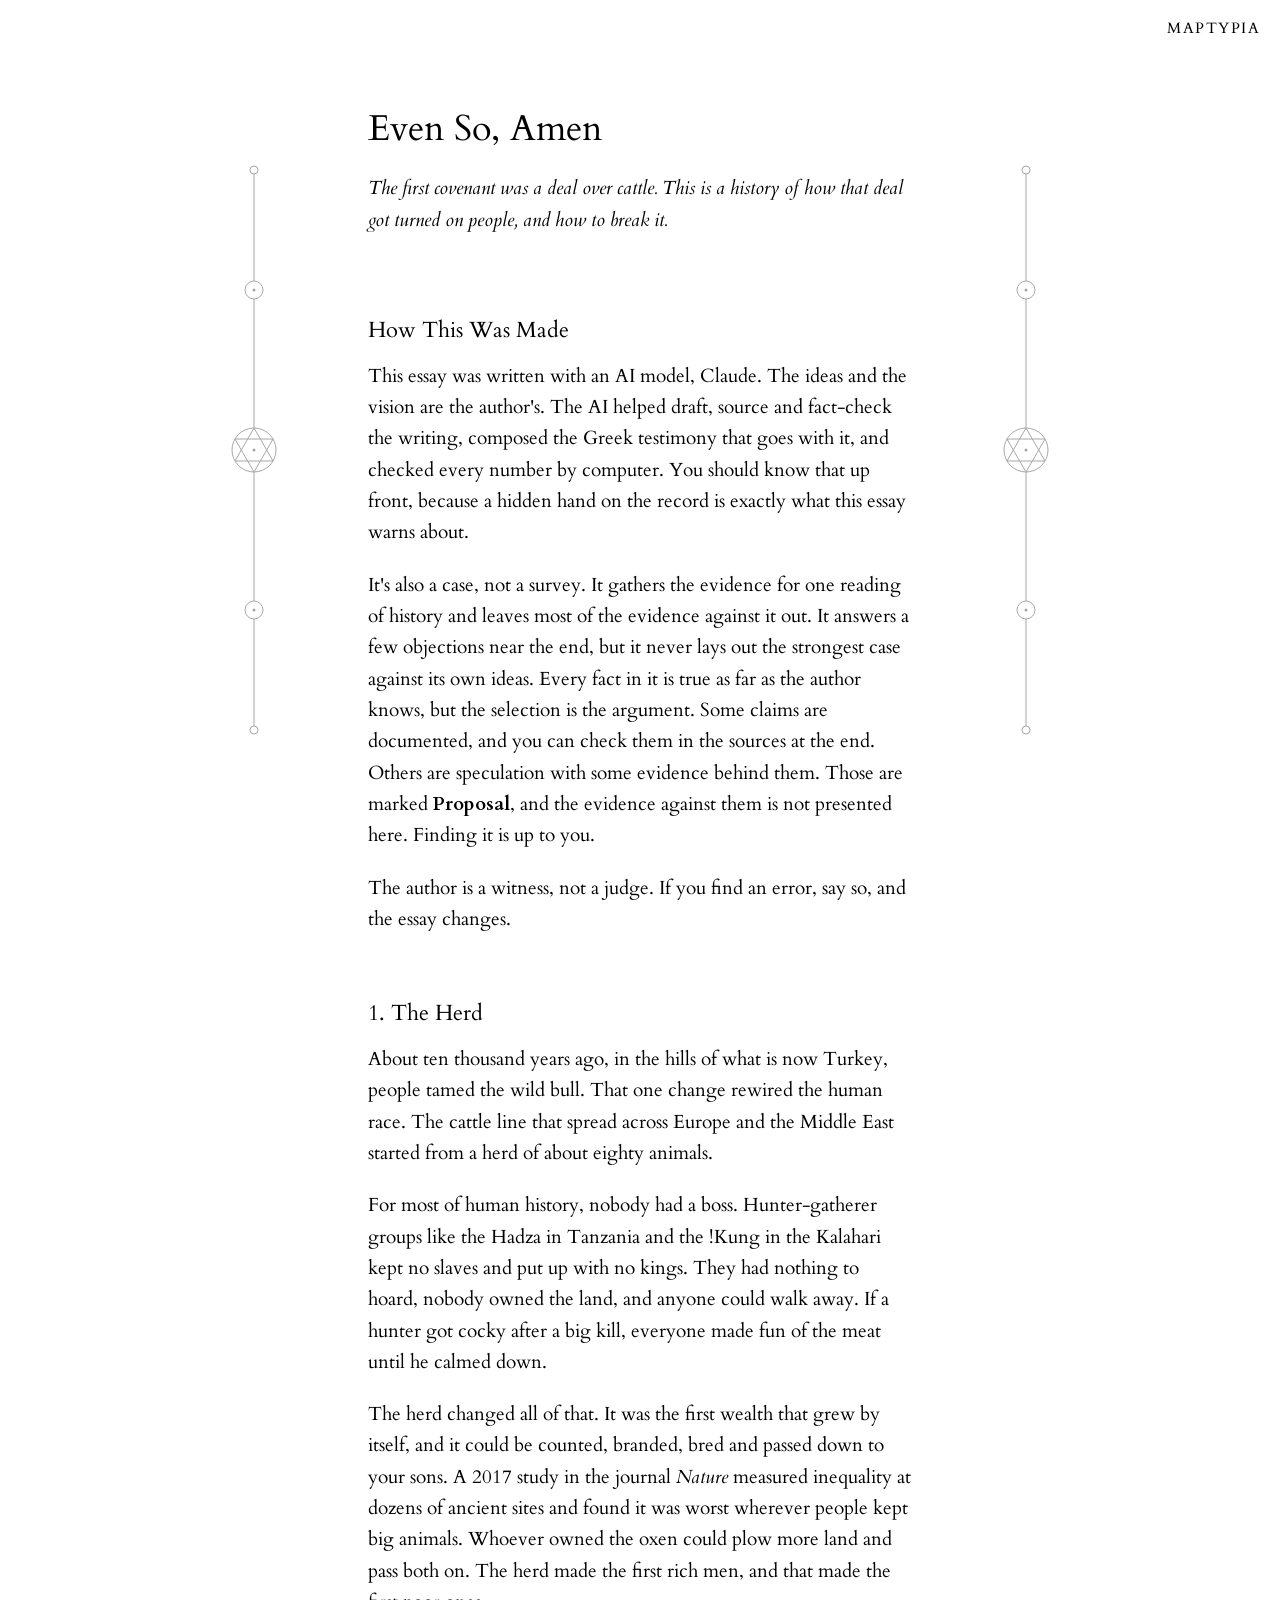
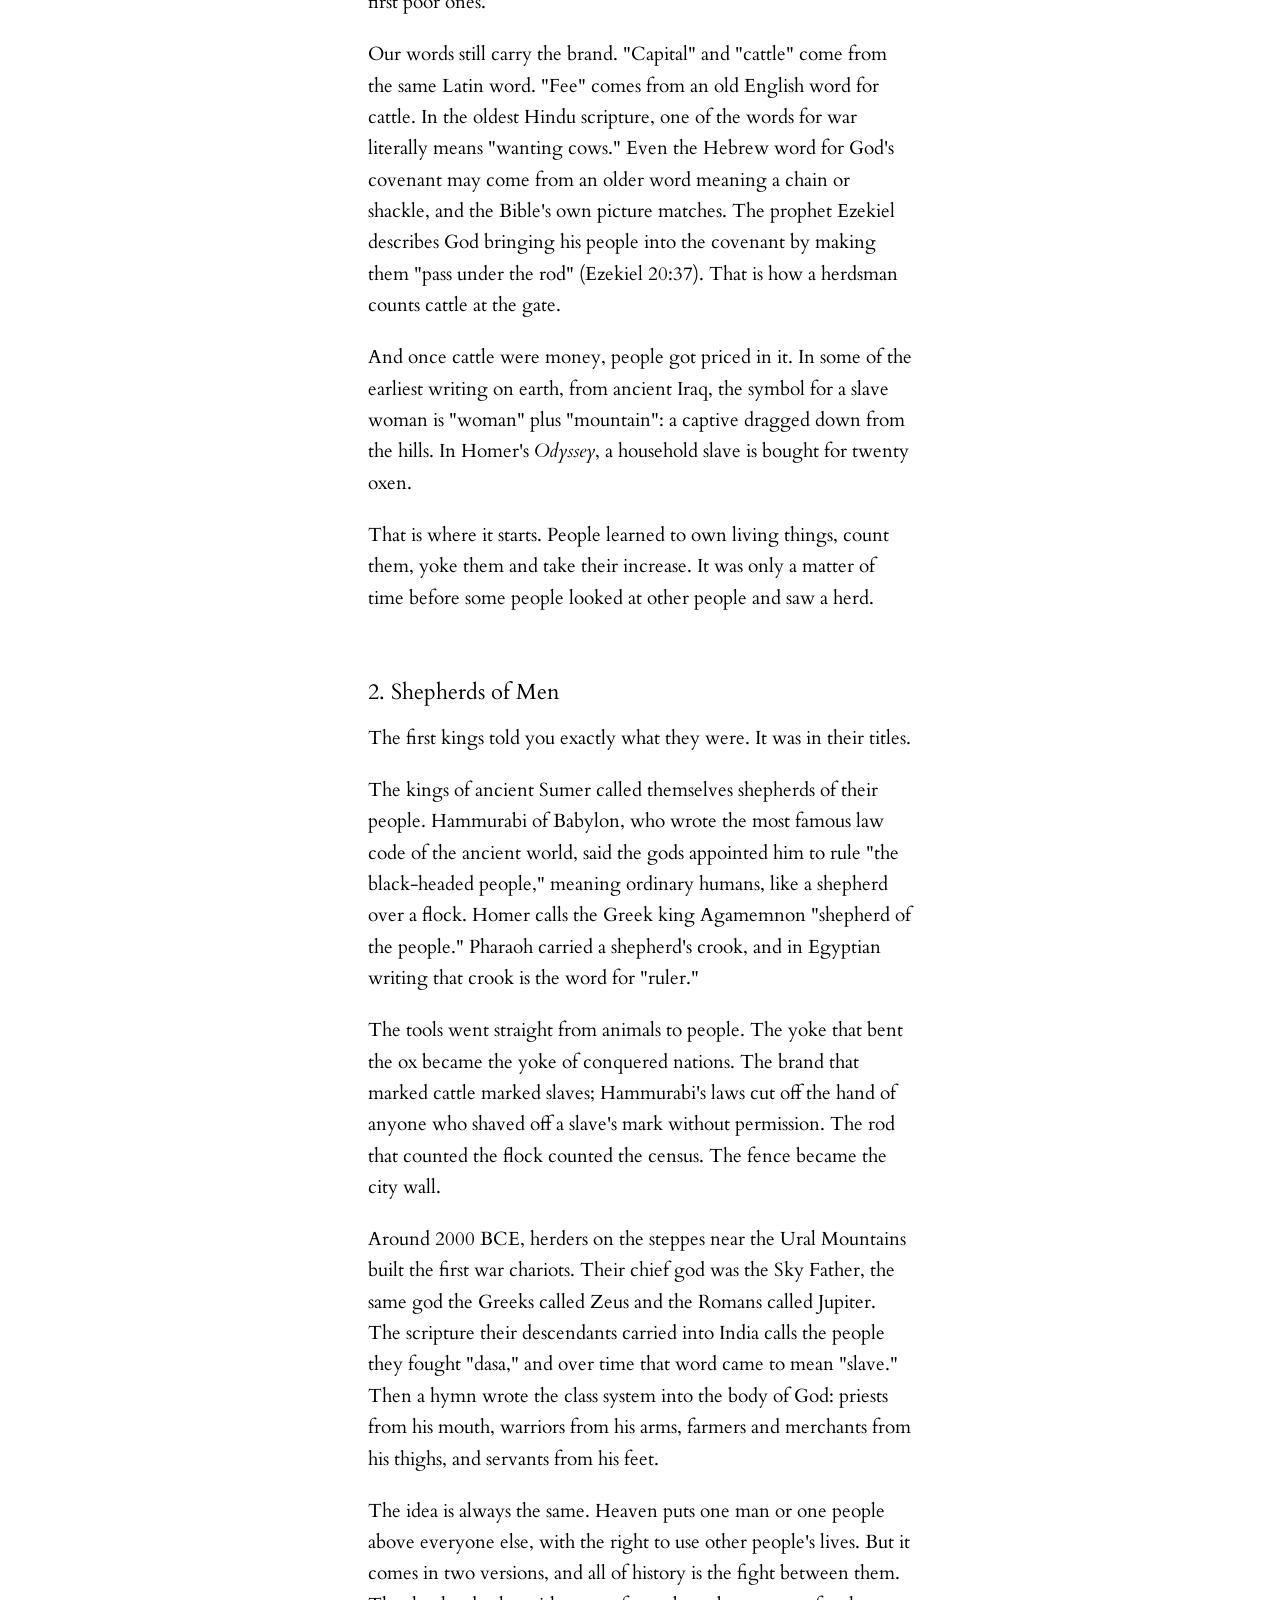
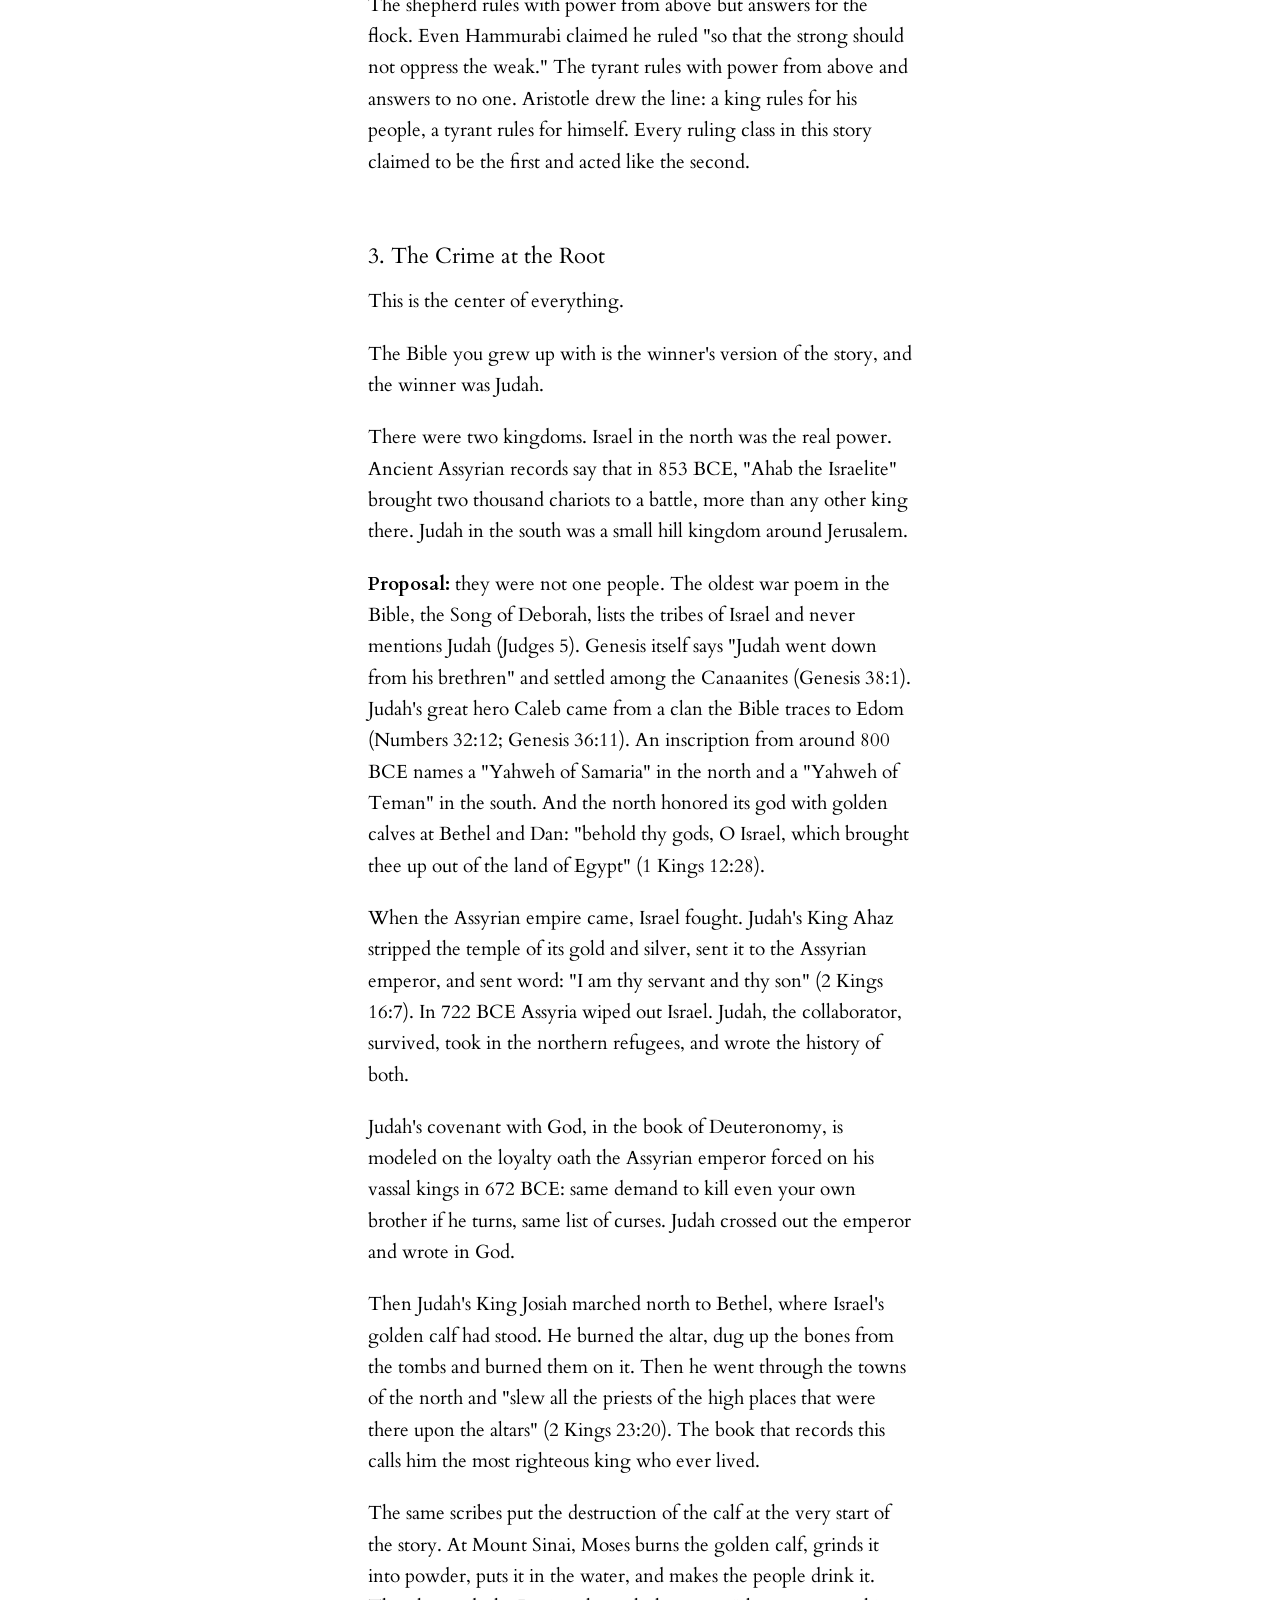
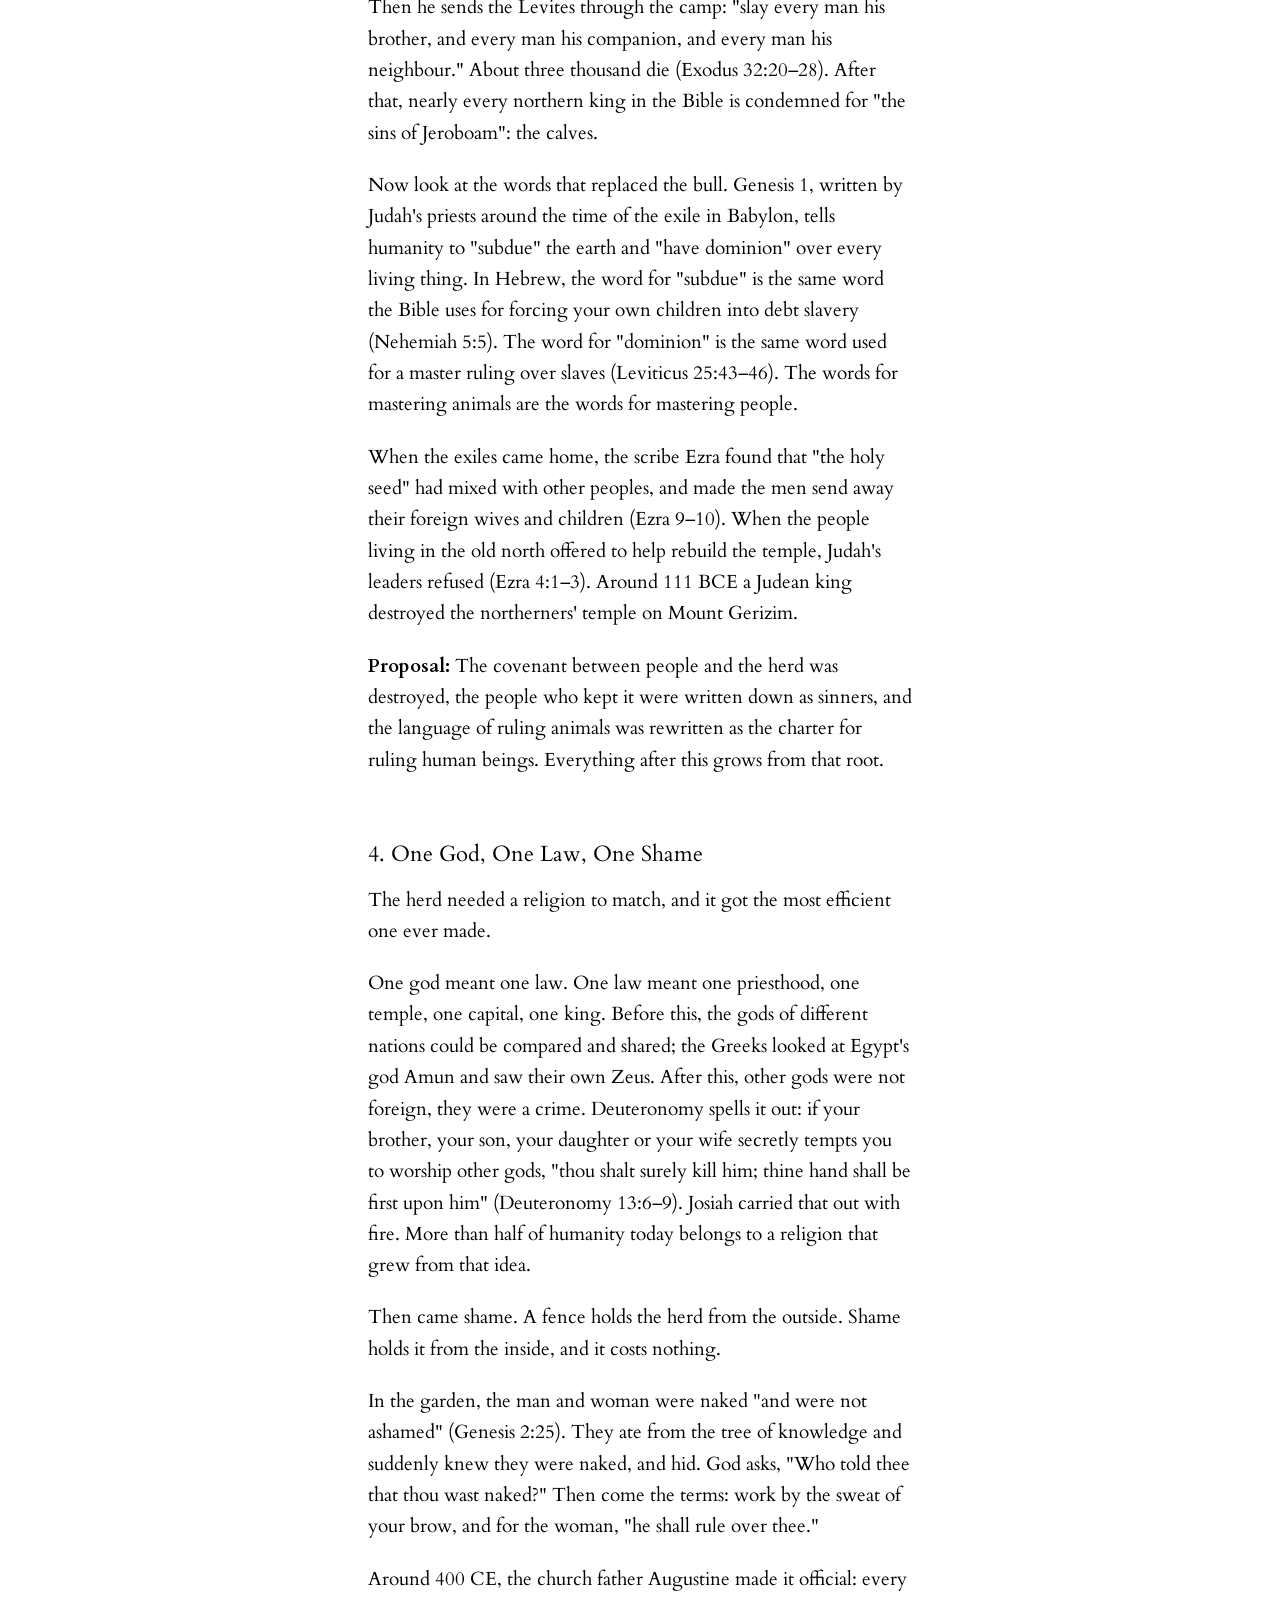
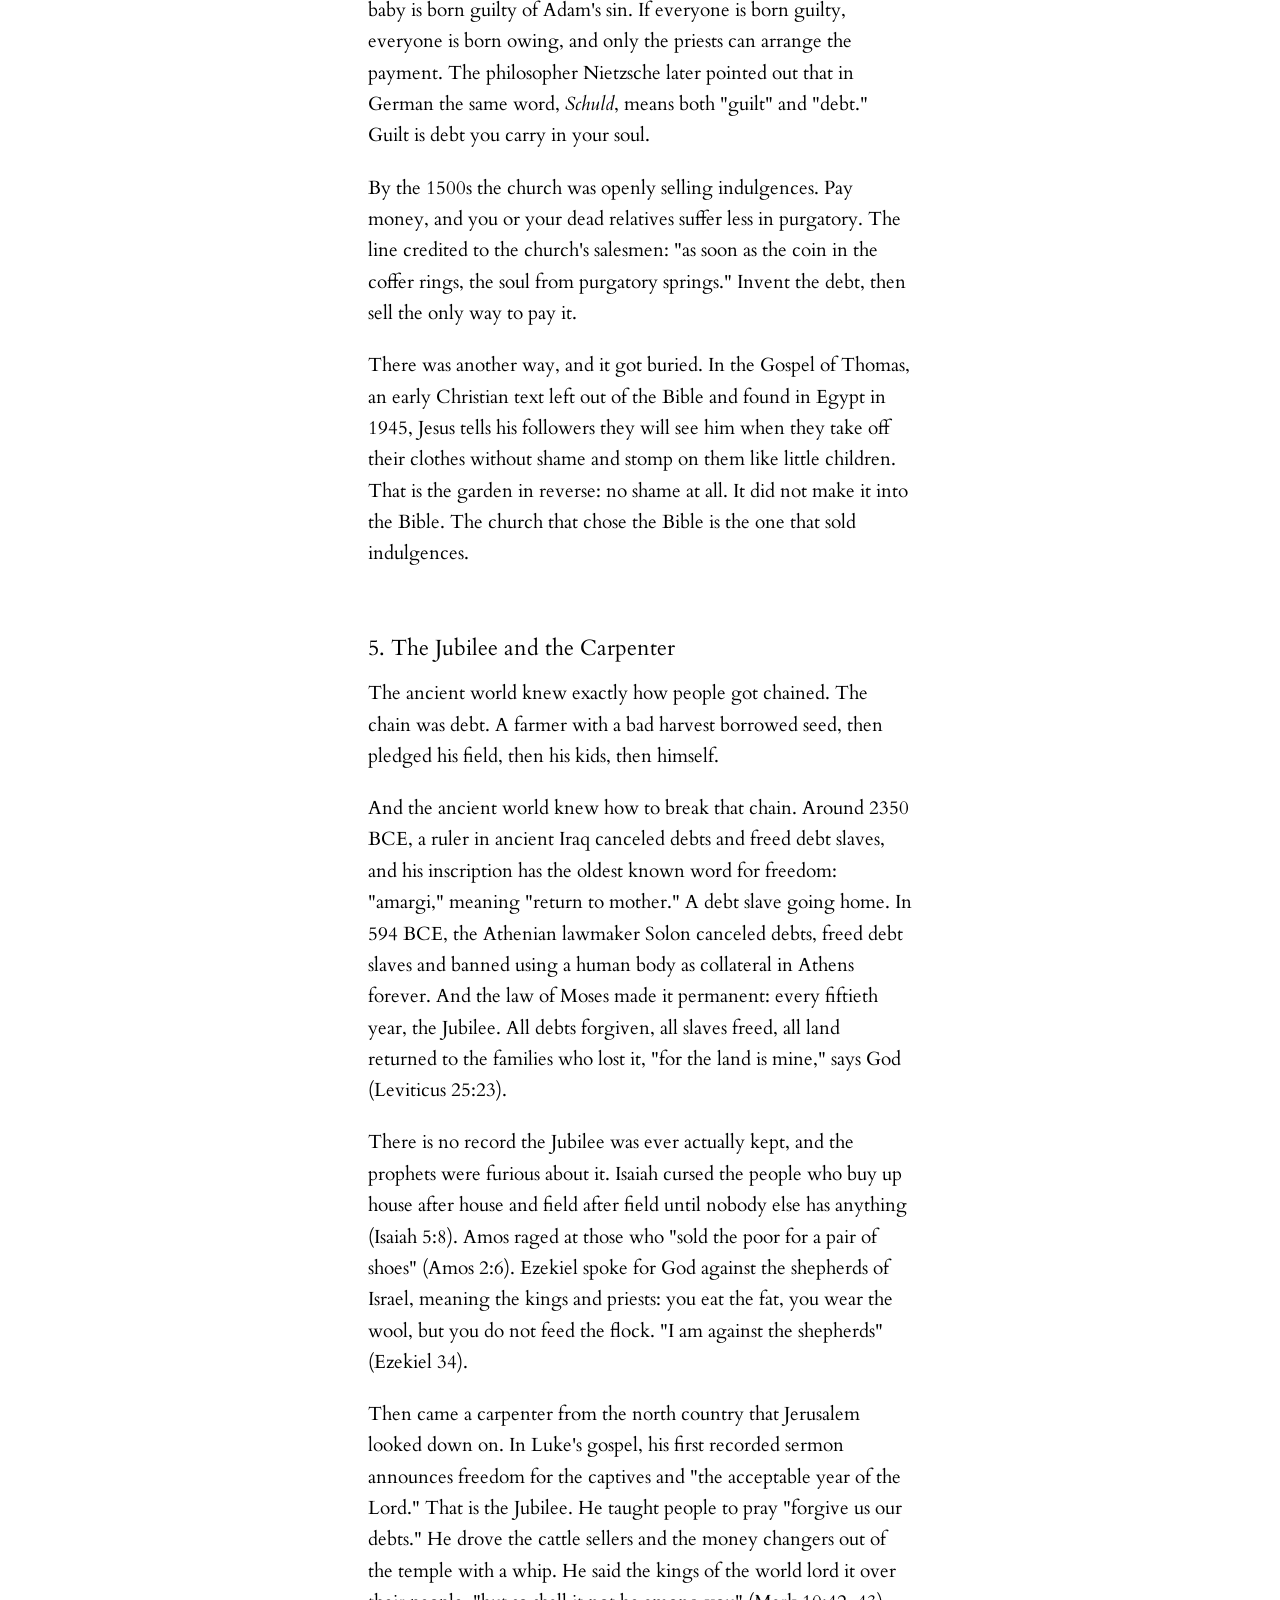
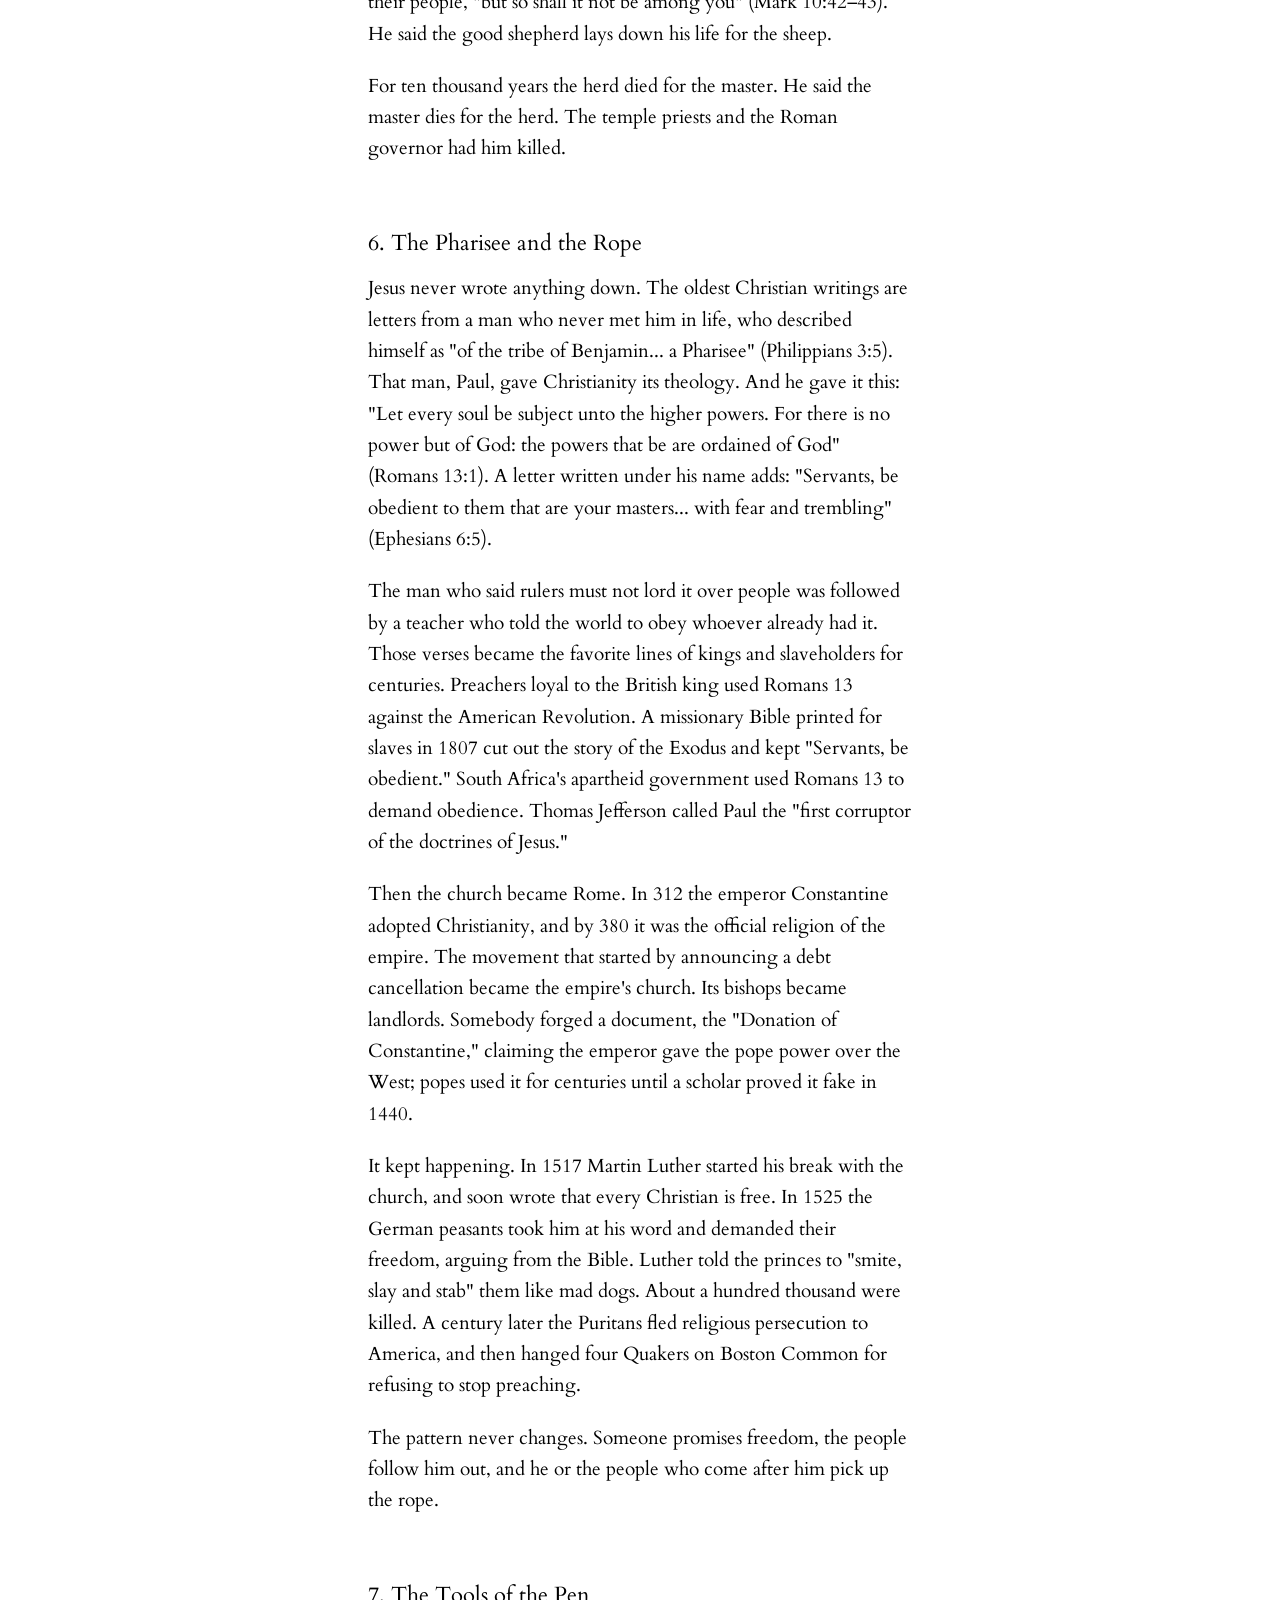
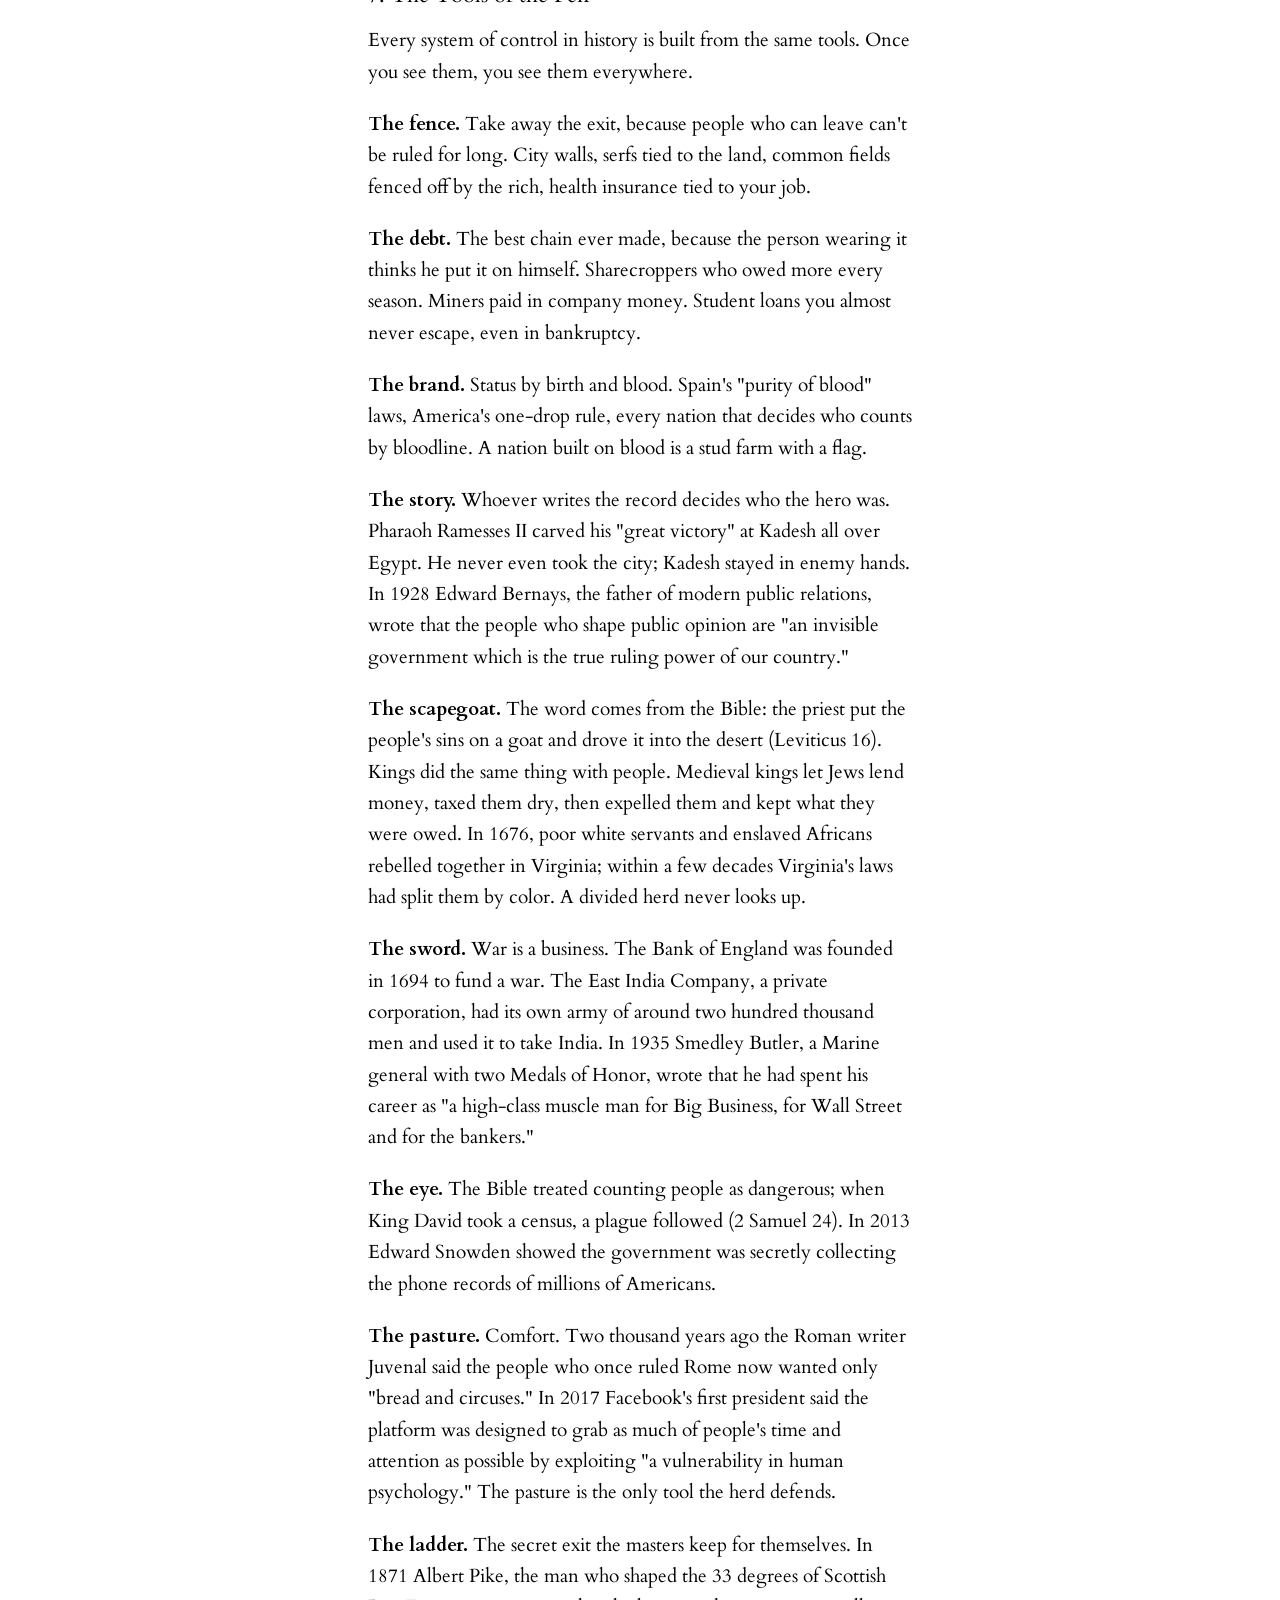
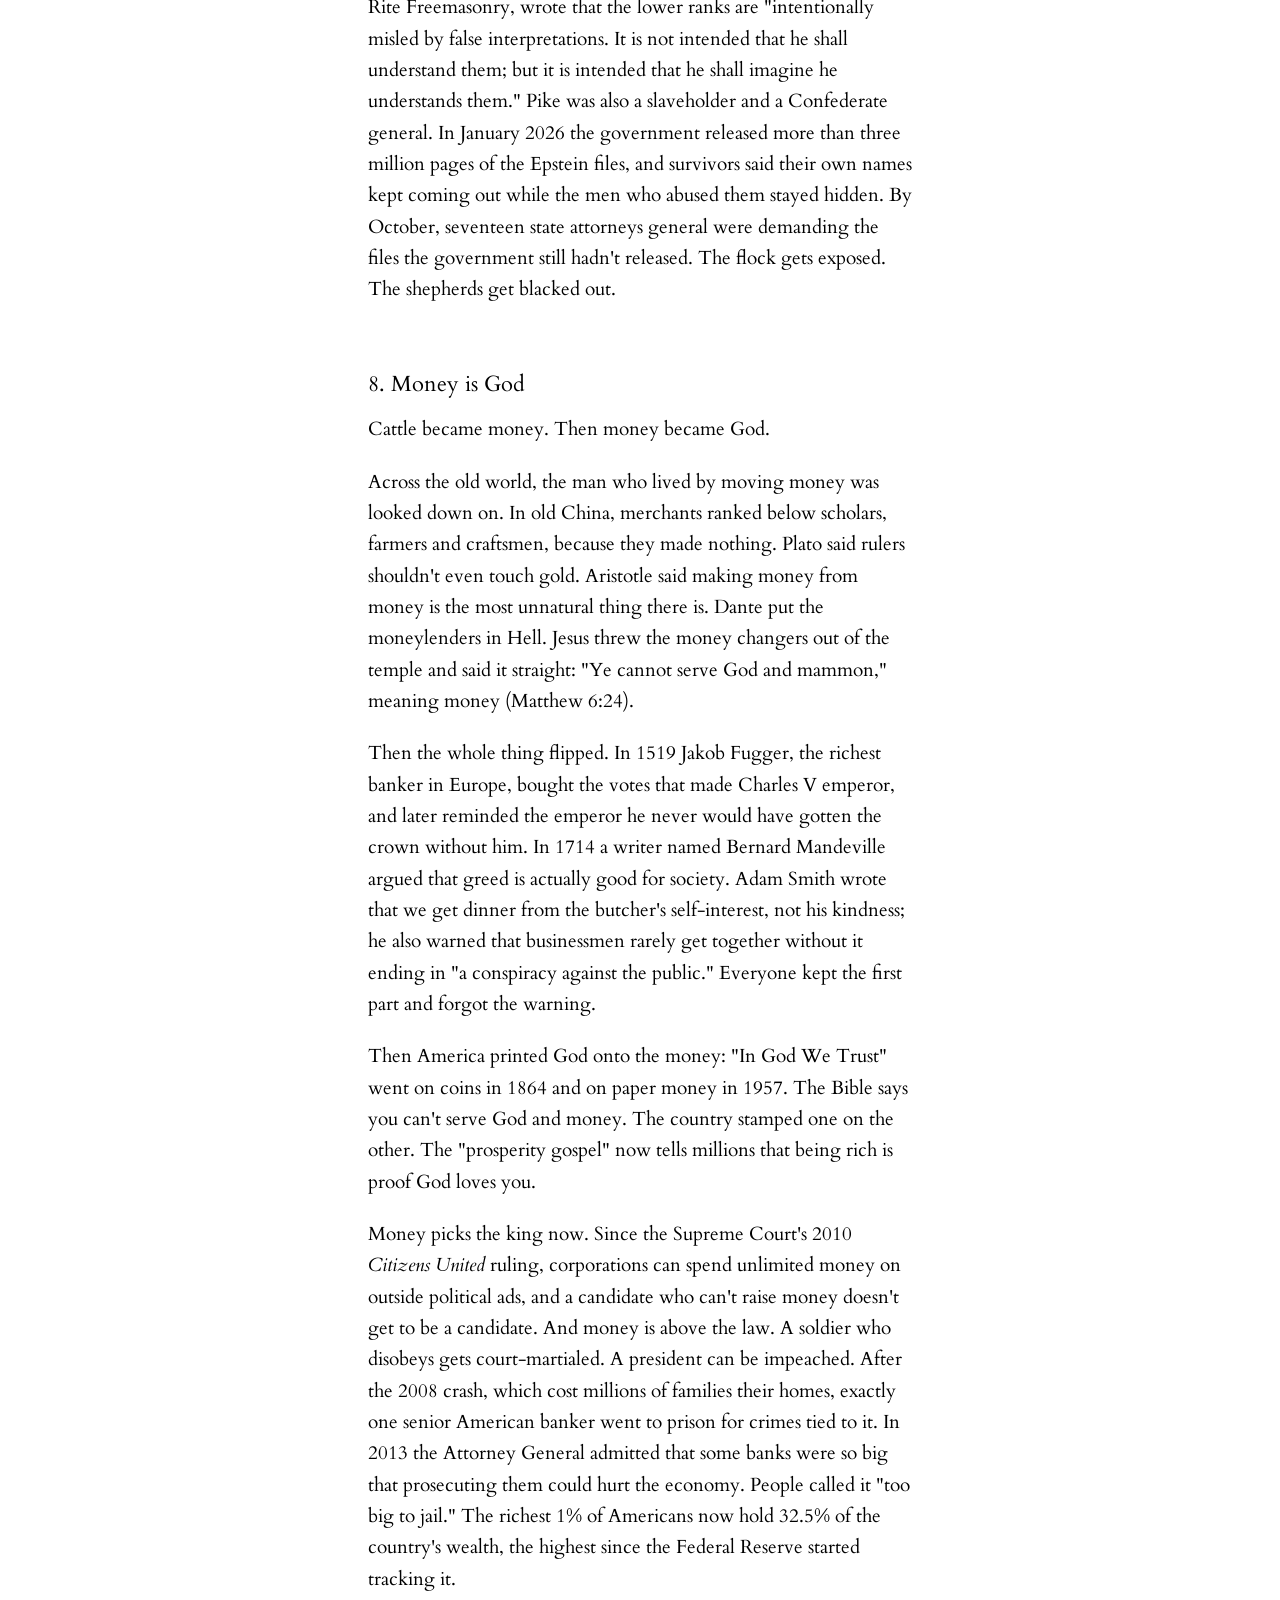
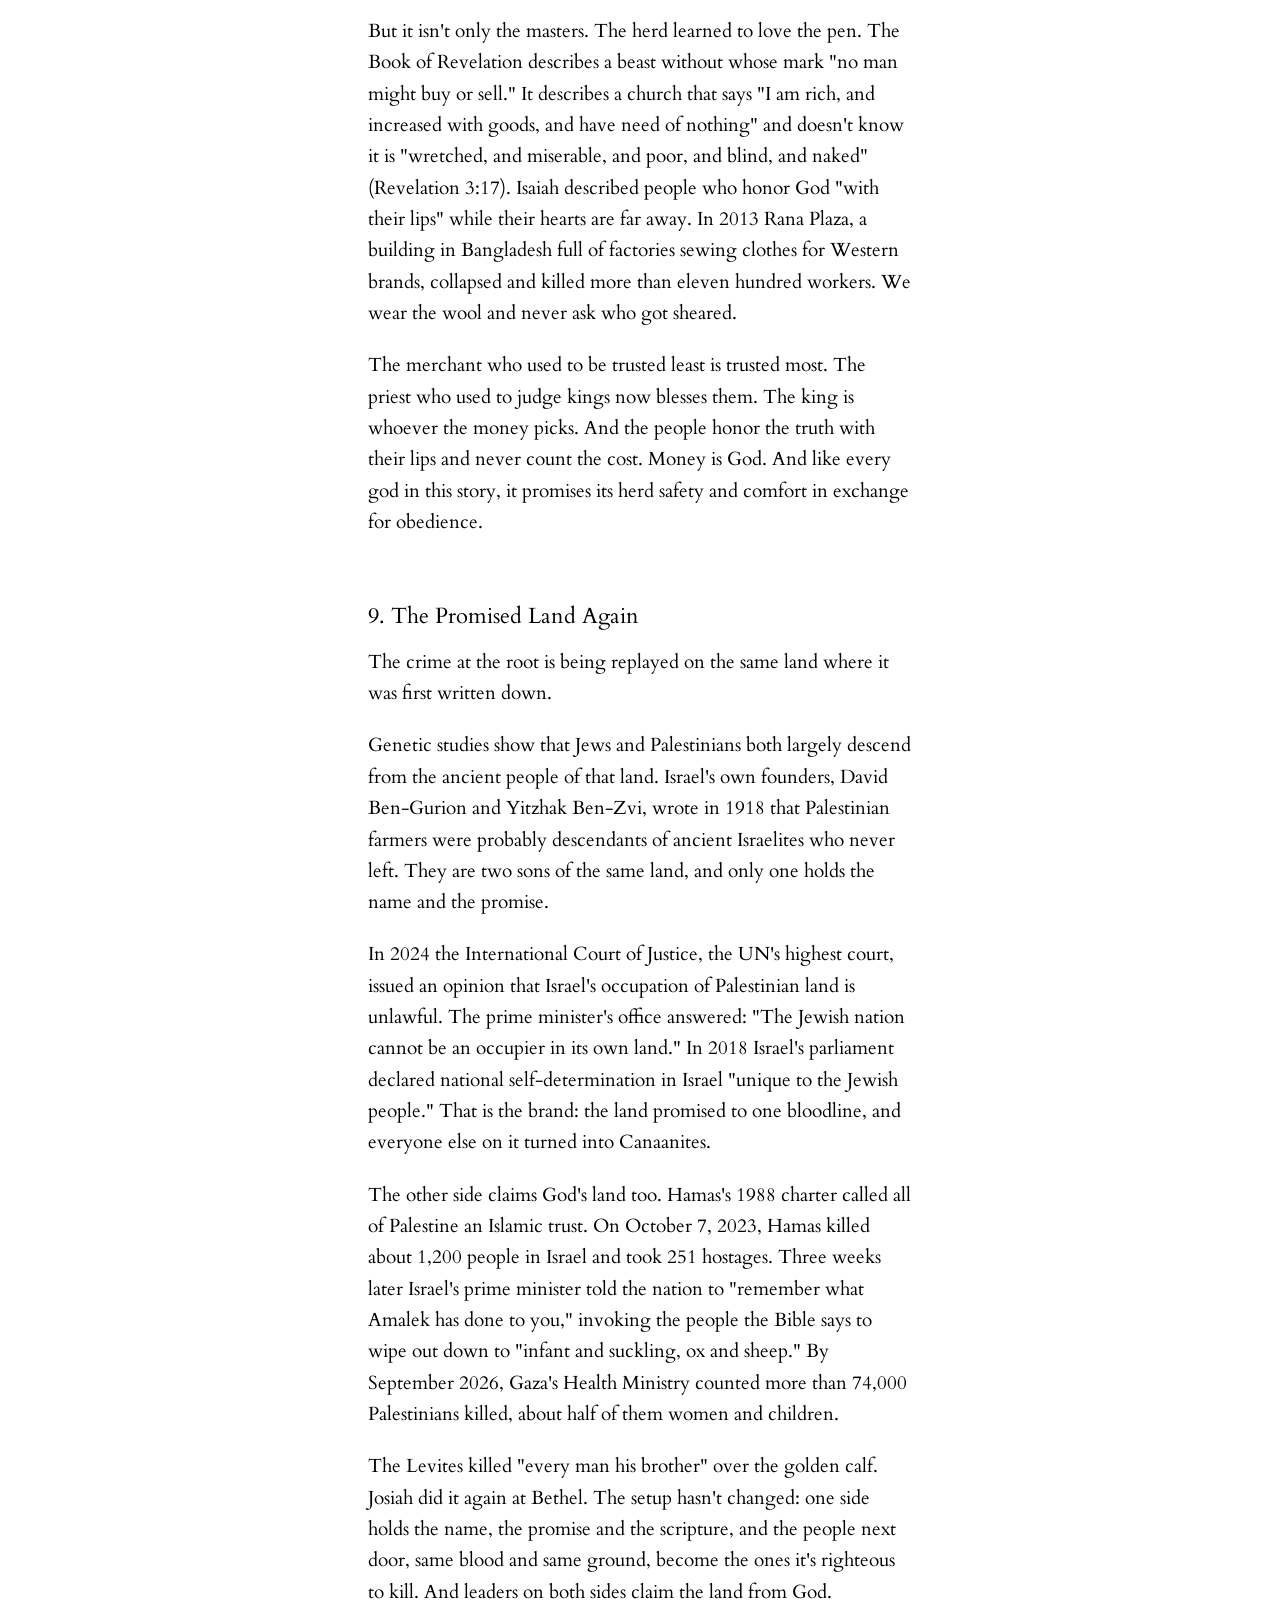
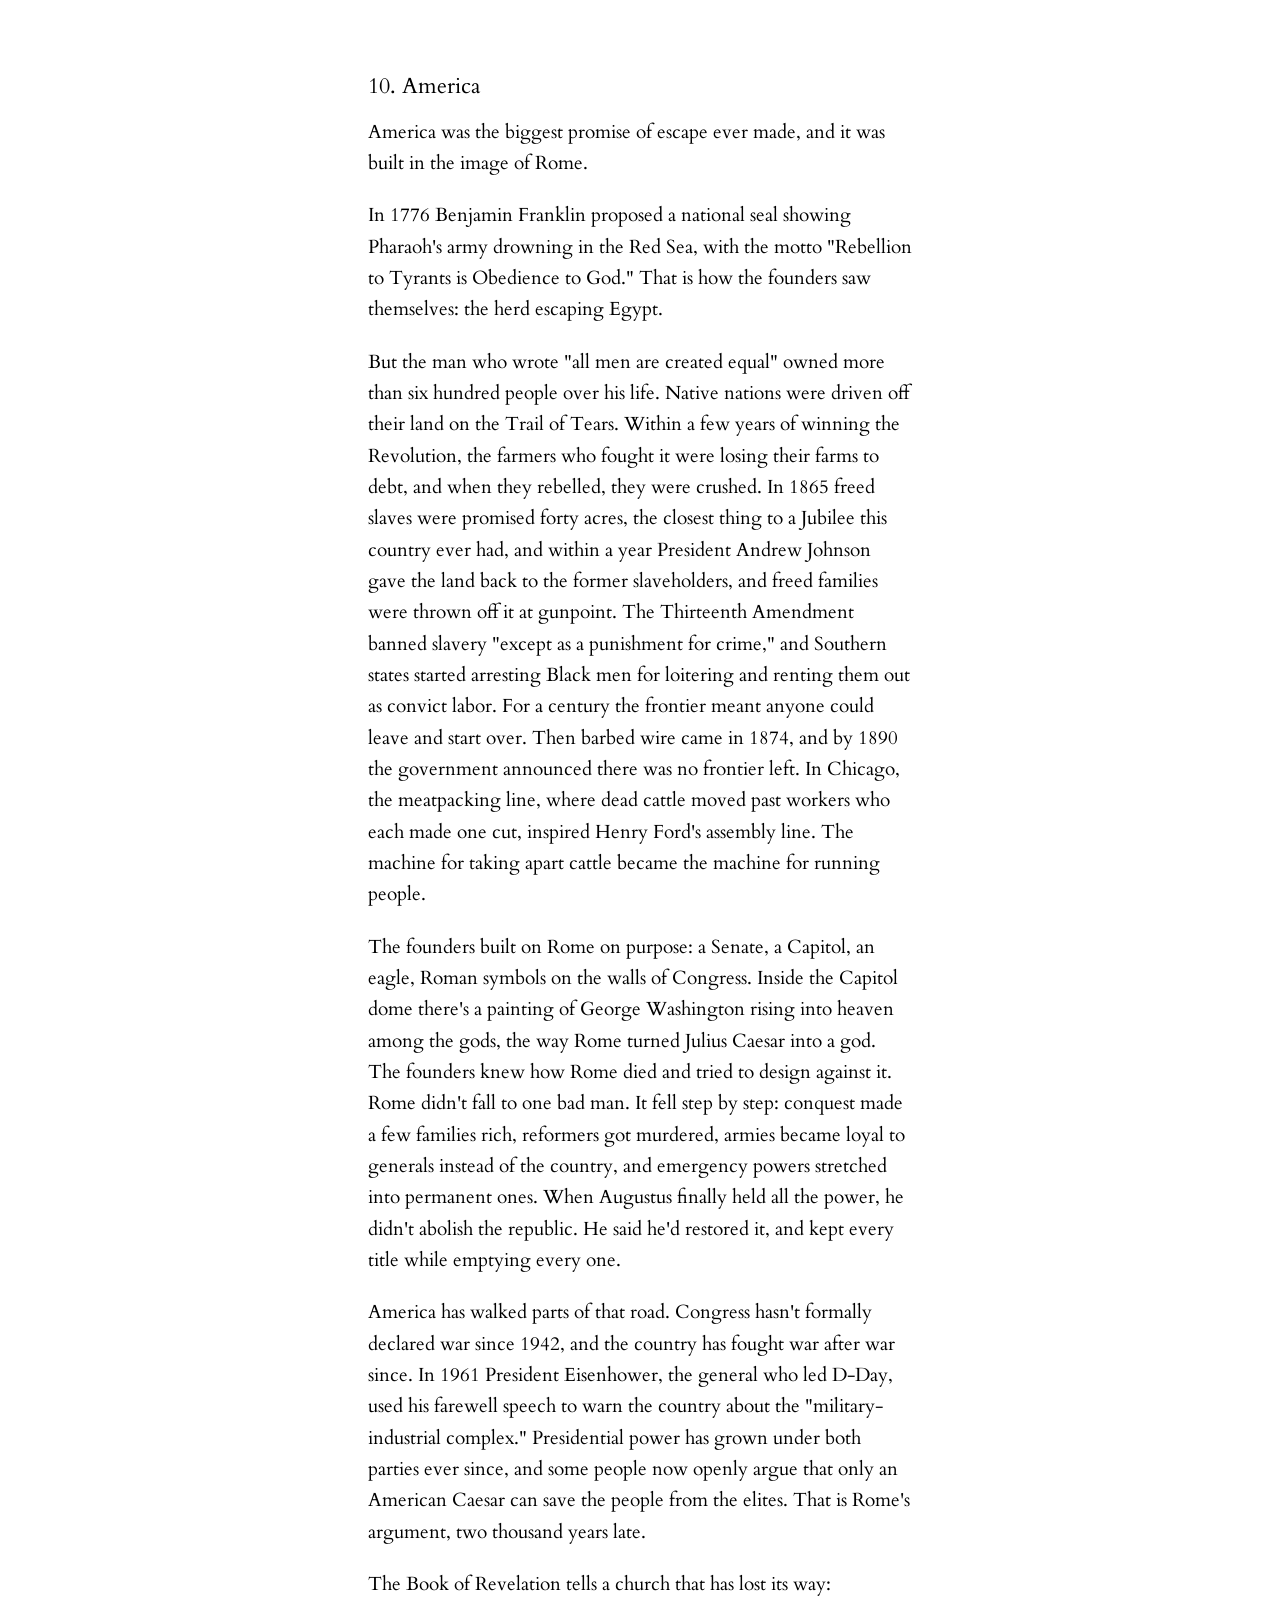
<file: amen.html>
<!DOCTYPE html>
<html lang="en">
<head>
<meta charset="utf-8">
<meta name="viewport" content="width=device-width, initial-scale=1">
<title>Even So, Amen</title>
<meta name="description" content="Even So, Amen: how the taming of cattle created the first rich and poor, how kings became shepherds of men, and how the covenant, debt and money turned the herd on people.">
<meta name="robots" content="index, follow, max-snippet:-1">
<link rel="canonical" href="https://martyriastorage.vercel.app/amen">
<meta property="og:site_name" content="ΜΑΡΤΥΡΙΑ">
<meta property="og:title" content="Even So, Amen">
<meta property="og:description" content="Even So, Amen: how the taming of cattle created the first rich and poor, how kings became shepherds of men, and how the covenant, debt and money turned the herd on people.">
<meta property="og:url" content="https://martyriastorage.vercel.app/amen">
<meta property="og:type" content="article">
<meta name="twitter:card" content="summary">
<link rel="icon" href="data:image/svg+xml,%3Csvg xmlns='http://www.w3.org/2000/svg' viewBox='0 0 64 64'%3E%3Crect width='64' height='64' fill='%23000'/%3E%3Ctext x='32' y='46' font-family='Georgia,serif' font-size='40' text-anchor='middle' fill='%23fff'%3EΜ%3C/text%3E%3C/svg%3E">
<link rel="preconnect" href="https://fonts.googleapis.com"><link rel="preconnect" href="https://fonts.gstatic.com" crossorigin><link href="https://fonts.googleapis.com/css2?family=Cardo:ital,wght@0,400;0,700;1,400&display=swap" rel="stylesheet">
<link rel="stylesheet" href="/style.css">
<script type="application/ld+json">{"@context": "https://schema.org", "@type": "Article", "headline": "Even So, Amen", "description": "Even So, Amen: how the taming of cattle created the first rich and poor, how kings became shepherds of men, and how the covenant, debt and money turned the herd on people.", "url": "https://martyriastorage.vercel.app/amen", "inLanguage": "en", "dateModified": "2026-10-26", "articleSection": ["How This Was Made", "1. The Herd", "2. Shepherds of Men", "3. The Crime at the Root", "4. One God, One Law, One Shame", "5. The Jubilee and the Carpenter", "6. The Pharisee and the Rope", "7. The Tools of the Pen", "8. Money is God", "9. The Promised Land Again", "10. America", "11. The Wheel", "12. Breaking the Wheel", "13. The Kingdom Not of This World", "14. The Third", "15. The Price of Position", "16. Ask These Questions", "Objections and Answers", "The Testimony", "Sources", "Epilogue: The Happy Slave", "Amen"]}</script>
</head>
<body>
<a class="other" href="/" lang="el">ΜΑΡΤΥΡΙΑ</a>
<main>
<article><h1 id="even-so-amen">Even So, Amen</h1>
<p><em>The first covenant was a deal over cattle. This is a history of how that deal got turned on people, and how to break it.</em></p>
<h2 id="how-this-was-made">How This Was Made</h2>
<p>This essay was written with an AI model, Claude. The ideas and the vision are the author's. The AI helped draft, source and fact-check the writing, composed the Greek testimony that goes with it, and checked every number by computer. You should know that up front, because a hidden hand on the record is exactly what this essay warns about.</p>
<p>It's also a case, not a survey. It gathers the evidence for one reading of history and leaves most of the evidence against it out. It answers a few objections near the end, but it never lays out the strongest case against its own ideas. Every fact in it is true as far as the author knows, but the selection is the argument. Some claims are documented, and you can check them in the sources at the end. Others are speculation with some evidence behind them. Those are marked <strong>Proposal</strong>, and the evidence against them is not presented here. Finding it is up to you.</p>
<p>The author is a witness, not a judge. If you find an error, say so, and the essay changes.</p>
<h2 id="1-the-herd">1. The Herd</h2>
<p>About ten thousand years ago, in the hills of what is now Turkey, people tamed the wild bull. That one change rewired the human race. The cattle line that spread across Europe and the Middle East started from a herd of about eighty animals.</p>
<p>For most of human history, nobody had a boss. Hunter-gatherer groups like the Hadza in Tanzania and the !Kung in the Kalahari kept no slaves and put up with no kings. They had nothing to hoard, nobody owned the land, and anyone could walk away. If a hunter got cocky after a big kill, everyone made fun of the meat until he calmed down.</p>
<p>The herd changed all of that. It was the first wealth that grew by itself, and it could be counted, branded, bred and passed down to your sons. A 2017 study in the journal <em>Nature</em> measured inequality at dozens of ancient sites and found it was worst wherever people kept big animals. Whoever owned the oxen could plow more land and pass both on. The herd made the first rich men, and that made the first poor ones.</p>
<p>Our words still carry the brand. "Capital" and "cattle" come from the same Latin word. "Fee" comes from an old English word for cattle. In the oldest Hindu scripture, one of the words for war literally means "wanting cows." Even the Hebrew word for God's covenant may come from an older word meaning a chain or shackle, and the Bible's own picture matches. The prophet Ezekiel describes God bringing his people into the covenant by making them "pass under the rod" (Ezekiel 20:37). That is how a herdsman counts cattle at the gate.</p>
<p>And once cattle were money, people got priced in it. In some of the earliest writing on earth, from ancient Iraq, the symbol for a slave woman is "woman" plus "mountain": a captive dragged down from the hills. In Homer's <em>Odyssey</em>, a household slave is bought for twenty oxen.</p>
<p>That is where it starts. People learned to own living things, count them, yoke them and take their increase. It was only a matter of time before some people looked at other people and saw a herd.</p>
<h2 id="2-shepherds-of-men">2. Shepherds of Men</h2>
<p>The first kings told you exactly what they were. It was in their titles.</p>
<p>The kings of ancient Sumer called themselves shepherds of their people. Hammurabi of Babylon, who wrote the most famous law code of the ancient world, said the gods appointed him to rule "the black-headed people," meaning ordinary humans, like a shepherd over a flock. Homer calls the Greek king Agamemnon "shepherd of the people." Pharaoh carried a shepherd's crook, and in Egyptian writing that crook is the word for "ruler."</p>
<p>The tools went straight from animals to people. The yoke that bent the ox became the yoke of conquered nations. The brand that marked cattle marked slaves; Hammurabi's laws cut off the hand of anyone who shaved off a slave's mark without permission. The rod that counted the flock counted the census. The fence became the city wall.</p>
<p>Around 2000 BCE, herders on the steppes near the Ural Mountains built the first war chariots. Their chief god was the Sky Father, the same god the Greeks called Zeus and the Romans called Jupiter. The scripture their descendants carried into India calls the people they fought "dasa," and over time that word came to mean "slave." Then a hymn wrote the class system into the body of God: priests from his mouth, warriors from his arms, farmers and merchants from his thighs, and servants from his feet.</p>
<p>The idea is always the same. Heaven puts one man or one people above everyone else, with the right to use other people's lives. But it comes in two versions, and all of history is the fight between them. The shepherd rules with power from above but answers for the flock. Even Hammurabi claimed he ruled "so that the strong should not oppress the weak." The tyrant rules with power from above and answers to no one. Aristotle drew the line: a king rules for his people, a tyrant rules for himself. Every ruling class in this story claimed to be the first and acted like the second.</p>
<h2 id="3-the-crime-at-the-root">3. The Crime at the Root</h2>
<p>This is the center of everything.</p>
<p>The Bible you grew up with is the winner's version of the story, and the winner was Judah.</p>
<p>There were two kingdoms. Israel in the north was the real power. Ancient Assyrian records say that in 853 BCE, "Ahab the Israelite" brought two thousand chariots to a battle, more than any other king there. Judah in the south was a small hill kingdom around Jerusalem.</p>
<p><strong>Proposal:</strong> they were not one people. The oldest war poem in the Bible, the Song of Deborah, lists the tribes of Israel and never mentions Judah (Judges 5). Genesis itself says "Judah went down from his brethren" and settled among the Canaanites (Genesis 38:1). Judah's great hero Caleb came from a clan the Bible traces to Edom (Numbers 32:12; Genesis 36:11). An inscription from around 800 BCE names a "Yahweh of Samaria" in the north and a "Yahweh of Teman" in the south. And the north honored its god with golden calves at Bethel and Dan: "behold thy gods, O Israel, which brought thee up out of the land of Egypt" (1 Kings 12:28).</p>
<p>When the Assyrian empire came, Israel fought. Judah's King Ahaz stripped the temple of its gold and silver, sent it to the Assyrian emperor, and sent word: "I am thy servant and thy son" (2 Kings 16:7). In 722 BCE Assyria wiped out Israel. Judah, the collaborator, survived, took in the northern refugees, and wrote the history of both.</p>
<p>Judah's covenant with God, in the book of Deuteronomy, is modeled on the loyalty oath the Assyrian emperor forced on his vassal kings in 672 BCE: same demand to kill even your own brother if he turns, same list of curses. Judah crossed out the emperor and wrote in God.</p>
<p>Then Judah's King Josiah marched north to Bethel, where Israel's golden calf had stood. He burned the altar, dug up the bones from the tombs and burned them on it. Then he went through the towns of the north and "slew all the priests of the high places that were there upon the altars" (2 Kings 23:20). The book that records this calls him the most righteous king who ever lived.</p>
<p>The same scribes put the destruction of the calf at the very start of the story. At Mount Sinai, Moses burns the golden calf, grinds it into powder, puts it in the water, and makes the people drink it. Then he sends the Levites through the camp: "slay every man his brother, and every man his companion, and every man his neighbour." About three thousand die (Exodus 32:20–28). After that, nearly every northern king in the Bible is condemned for "the sins of Jeroboam": the calves.</p>
<p>Now look at the words that replaced the bull. Genesis 1, written by Judah's priests around the time of the exile in Babylon, tells humanity to "subdue" the earth and "have dominion" over every living thing. In Hebrew, the word for "subdue" is the same word the Bible uses for forcing your own children into debt slavery (Nehemiah 5:5). The word for "dominion" is the same word used for a master ruling over slaves (Leviticus 25:43–46). The words for mastering animals are the words for mastering people.</p>
<p>When the exiles came home, the scribe Ezra found that "the holy seed" had mixed with other peoples, and made the men send away their foreign wives and children (Ezra 9–10). When the people living in the old north offered to help rebuild the temple, Judah's leaders refused (Ezra 4:1–3). Around 111 BCE a Judean king destroyed the northerners' temple on Mount Gerizim.</p>
<p><strong>Proposal:</strong> The covenant between people and the herd was destroyed, the people who kept it were written down as sinners, and the language of ruling animals was rewritten as the charter for ruling human beings. Everything after this grows from that root.</p>
<h2 id="4-one-god-one-law-one-shame">4. One God, One Law, One Shame</h2>
<p>The herd needed a religion to match, and it got the most efficient one ever made.</p>
<p>One god meant one law. One law meant one priesthood, one temple, one capital, one king. Before this, the gods of different nations could be compared and shared; the Greeks looked at Egypt's god Amun and saw their own Zeus. After this, other gods were not foreign, they were a crime. Deuteronomy spells it out: if your brother, your son, your daughter or your wife secretly tempts you to worship other gods, "thou shalt surely kill him; thine hand shall be first upon him" (Deuteronomy 13:6–9). Josiah carried that out with fire. More than half of humanity today belongs to a religion that grew from that idea.</p>
<p>Then came shame. A fence holds the herd from the outside. Shame holds it from the inside, and it costs nothing.</p>
<p>In the garden, the man and woman were naked "and were not ashamed" (Genesis 2:25). They ate from the tree of knowledge and suddenly knew they were naked, and hid. God asks, "Who told thee that thou wast naked?" Then come the terms: work by the sweat of your brow, and for the woman, "he shall rule over thee."</p>
<p>Around 400 CE, the church father Augustine made it official: every baby is born guilty of Adam's sin. If everyone is born guilty, everyone is born owing, and only the priests can arrange the payment. The philosopher Nietzsche later pointed out that in German the same word, <em>Schuld</em>, means both "guilt" and "debt." Guilt is debt you carry in your soul.</p>
<p>By the 1500s the church was openly selling indulgences. Pay money, and you or your dead relatives suffer less in purgatory. The line credited to the church's salesmen: "as soon as the coin in the coffer rings, the soul from purgatory springs." Invent the debt, then sell the only way to pay it.</p>
<p>There was another way, and it got buried. In the Gospel of Thomas, an early Christian text left out of the Bible and found in Egypt in 1945, Jesus tells his followers they will see him when they take off their clothes without shame and stomp on them like little children. That is the garden in reverse: no shame at all. It did not make it into the Bible. The church that chose the Bible is the one that sold indulgences.</p>
<h2 id="5-the-jubilee-and-the-carpenter">5. The Jubilee and the Carpenter</h2>
<p>The ancient world knew exactly how people got chained. The chain was debt. A farmer with a bad harvest borrowed seed, then pledged his field, then his kids, then himself.</p>
<p>And the ancient world knew how to break that chain. Around 2350 BCE, a ruler in ancient Iraq canceled debts and freed debt slaves, and his inscription has the oldest known word for freedom: "amargi," meaning "return to mother." A debt slave going home. In 594 BCE, the Athenian lawmaker Solon canceled debts, freed debt slaves and banned using a human body as collateral in Athens forever. And the law of Moses made it permanent: every fiftieth year, the Jubilee. All debts forgiven, all slaves freed, all land returned to the families who lost it, "for the land is mine," says God (Leviticus 25:23).</p>
<p>There is no record the Jubilee was ever actually kept, and the prophets were furious about it. Isaiah cursed the people who buy up house after house and field after field until nobody else has anything (Isaiah 5:8). Amos raged at those who "sold the poor for a pair of shoes" (Amos 2:6). Ezekiel spoke for God against the shepherds of Israel, meaning the kings and priests: you eat the fat, you wear the wool, but you do not feed the flock. "I am against the shepherds" (Ezekiel 34).</p>
<p>Then came a carpenter from the north country that Jerusalem looked down on. In Luke's gospel, his first recorded sermon announces freedom for the captives and "the acceptable year of the Lord." That is the Jubilee. He taught people to pray "forgive us our debts." He drove the cattle sellers and the money changers out of the temple with a whip. He said the kings of the world lord it over their people, "but so shall it not be among you" (Mark 10:42–43). He said the good shepherd lays down his life for the sheep.</p>
<p>For ten thousand years the herd died for the master. He said the master dies for the herd. The temple priests and the Roman governor had him killed.</p>
<h2 id="6-the-pharisee-and-the-rope">6. The Pharisee and the Rope</h2>
<p>Jesus never wrote anything down. The oldest Christian writings are letters from a man who never met him in life, who described himself as "of the tribe of Benjamin... a Pharisee" (Philippians 3:5). That man, Paul, gave Christianity its theology. And he gave it this: "Let every soul be subject unto the higher powers. For there is no power but of God: the powers that be are ordained of God" (Romans 13:1). A letter written under his name adds: "Servants, be obedient to them that are your masters... with fear and trembling" (Ephesians 6:5).</p>
<p>The man who said rulers must not lord it over people was followed by a teacher who told the world to obey whoever already had it. Those verses became the favorite lines of kings and slaveholders for centuries. Preachers loyal to the British king used Romans 13 against the American Revolution. A missionary Bible printed for slaves in 1807 cut out the story of the Exodus and kept "Servants, be obedient." South Africa's apartheid government used Romans 13 to demand obedience. Thomas Jefferson called Paul the "first corruptor of the doctrines of Jesus."</p>
<p>Then the church became Rome. In 312 the emperor Constantine adopted Christianity, and by 380 it was the official religion of the empire. The movement that started by announcing a debt cancellation became the empire's church. Its bishops became landlords. Somebody forged a document, the "Donation of Constantine," claiming the emperor gave the pope power over the West; popes used it for centuries until a scholar proved it fake in 1440.</p>
<p>It kept happening. In 1517 Martin Luther started his break with the church, and soon wrote that every Christian is free. In 1525 the German peasants took him at his word and demanded their freedom, arguing from the Bible. Luther told the princes to "smite, slay and stab" them like mad dogs. About a hundred thousand were killed. A century later the Puritans fled religious persecution to America, and then hanged four Quakers on Boston Common for refusing to stop preaching.</p>
<p>The pattern never changes. Someone promises freedom, the people follow him out, and he or the people who come after him pick up the rope.</p>
<h2 id="7-the-tools-of-the-pen">7. The Tools of the Pen</h2>
<p>Every system of control in history is built from the same tools. Once you see them, you see them everywhere.</p>
<p><strong>The fence.</strong> Take away the exit, because people who can leave can't be ruled for long. City walls, serfs tied to the land, common fields fenced off by the rich, health insurance tied to your job.</p>
<p><strong>The debt.</strong> The best chain ever made, because the person wearing it thinks he put it on himself. Sharecroppers who owed more every season. Miners paid in company money. Student loans you almost never escape, even in bankruptcy.</p>
<p><strong>The brand.</strong> Status by birth and blood. Spain's "purity of blood" laws, America's one-drop rule, every nation that decides who counts by bloodline. A nation built on blood is a stud farm with a flag.</p>
<p><strong>The story.</strong> Whoever writes the record decides who the hero was. Pharaoh Ramesses II carved his "great victory" at Kadesh all over Egypt. He never even took the city; Kadesh stayed in enemy hands. In 1928 Edward Bernays, the father of modern public relations, wrote that the people who shape public opinion are "an invisible government which is the true ruling power of our country."</p>
<p><strong>The scapegoat.</strong> The word comes from the Bible: the priest put the people's sins on a goat and drove it into the desert (Leviticus 16). Kings did the same thing with people. Medieval kings let Jews lend money, taxed them dry, then expelled them and kept what they were owed. In 1676, poor white servants and enslaved Africans rebelled together in Virginia; within a few decades Virginia's laws had split them by color. A divided herd never looks up.</p>
<p><strong>The sword.</strong> War is a business. The Bank of England was founded in 1694 to fund a war. The East India Company, a private corporation, had its own army of around two hundred thousand men and used it to take India. In 1935 Smedley Butler, a Marine general with two Medals of Honor, wrote that he had spent his career as "a high-class muscle man for Big Business, for Wall Street and for the bankers."</p>
<p><strong>The eye.</strong> The Bible treated counting people as dangerous; when King David took a census, a plague followed (2 Samuel 24). In 2013 Edward Snowden showed the government was secretly collecting the phone records of millions of Americans.</p>
<p><strong>The pasture.</strong> Comfort. Two thousand years ago the Roman writer Juvenal said the people who once ruled Rome now wanted only "bread and circuses." In 2017 Facebook's first president said the platform was designed to grab as much of people's time and attention as possible by exploiting "a vulnerability in human psychology." The pasture is the only tool the herd defends.</p>
<p><strong>The ladder.</strong> The secret exit the masters keep for themselves. In 1871 Albert Pike, the man who shaped the 33 degrees of Scottish Rite Freemasonry, wrote that the lower ranks are "intentionally misled by false interpretations. It is not intended that he shall understand them; but it is intended that he shall imagine he understands them." Pike was also a slaveholder and a Confederate general. In January 2026 the government released more than three million pages of the Epstein files, and survivors said their own names kept coming out while the men who abused them stayed hidden. By October, seventeen state attorneys general were demanding the files the government still hadn't released. The flock gets exposed. The shepherds get blacked out.</p>
<h2 id="8-money-is-god">8. Money is God</h2>
<p>Cattle became money. Then money became God.</p>
<p>Across the old world, the man who lived by moving money was looked down on. In old China, merchants ranked below scholars, farmers and craftsmen, because they made nothing. Plato said rulers shouldn't even touch gold. Aristotle said making money from money is the most unnatural thing there is. Dante put the moneylenders in Hell. Jesus threw the money changers out of the temple and said it straight: "Ye cannot serve God and mammon," meaning money (Matthew 6:24).</p>
<p>Then the whole thing flipped. In 1519 Jakob Fugger, the richest banker in Europe, bought the votes that made Charles V emperor, and later reminded the emperor he never would have gotten the crown without him. In 1714 a writer named Bernard Mandeville argued that greed is actually good for society. Adam Smith wrote that we get dinner from the butcher's self-interest, not his kindness; he also warned that businessmen rarely get together without it ending in "a conspiracy against the public." Everyone kept the first part and forgot the warning.</p>
<p>Then America printed God onto the money: "In God We Trust" went on coins in 1864 and on paper money in 1957. The Bible says you can't serve God and money. The country stamped one on the other. The "prosperity gospel" now tells millions that being rich is proof God loves you.</p>
<p>Money picks the king now. Since the Supreme Court's 2010 <em>Citizens United</em> ruling, corporations can spend unlimited money on outside political ads, and a candidate who can't raise money doesn't get to be a candidate. And money is above the law. A soldier who disobeys gets court-martialed. A president can be impeached. After the 2008 crash, which cost millions of families their homes, exactly one senior American banker went to prison for crimes tied to it. In 2013 the Attorney General admitted that some banks were so big that prosecuting them could hurt the economy. People called it "too big to jail." The richest 1% of Americans now hold 32.5% of the country's wealth, the highest since the Federal Reserve started tracking it.</p>
<p>But it isn't only the masters. The herd learned to love the pen. The Book of Revelation describes a beast without whose mark "no man might buy or sell." It describes a church that says "I am rich, and increased with goods, and have need of nothing" and doesn't know it is "wretched, and miserable, and poor, and blind, and naked" (Revelation 3:17). Isaiah described people who honor God "with their lips" while their hearts are far away. In 2013 Rana Plaza, a building in Bangladesh full of factories sewing clothes for Western brands, collapsed and killed more than eleven hundred workers. We wear the wool and never ask who got sheared.</p>
<p>The merchant who used to be trusted least is trusted most. The priest who used to judge kings now blesses them. The king is whoever the money picks. And the people honor the truth with their lips and never count the cost. Money is God. And like every god in this story, it promises its herd safety and comfort in exchange for obedience.</p>
<h2 id="9-the-promised-land-again">9. The Promised Land Again</h2>
<p>The crime at the root is being replayed on the same land where it was first written down.</p>
<p>Genetic studies show that Jews and Palestinians both largely descend from the ancient people of that land. Israel's own founders, David Ben-Gurion and Yitzhak Ben-Zvi, wrote in 1918 that Palestinian farmers were probably descendants of ancient Israelites who never left. They are two sons of the same land, and only one holds the name and the promise.</p>
<p>In 2024 the International Court of Justice, the UN's highest court, issued an opinion that Israel's occupation of Palestinian land is unlawful. The prime minister's office answered: "The Jewish nation cannot be an occupier in its own land." In 2018 Israel's parliament declared national self-determination in Israel "unique to the Jewish people." That is the brand: the land promised to one bloodline, and everyone else on it turned into Canaanites.</p>
<p>The other side claims God's land too. Hamas's 1988 charter called all of Palestine an Islamic trust. On October 7, 2023, Hamas killed about 1,200 people in Israel and took 251 hostages. Three weeks later Israel's prime minister told the nation to "remember what Amalek has done to you," invoking the people the Bible says to wipe out down to "infant and suckling, ox and sheep." By September 2026, Gaza's Health Ministry counted more than 74,000 Palestinians killed, about half of them women and children.</p>
<p>The Levites killed "every man his brother" over the golden calf. Josiah did it again at Bethel. The setup hasn't changed: one side holds the name, the promise and the scripture, and the people next door, same blood and same ground, become the ones it's righteous to kill. And leaders on both sides claim the land from God.</p>
<h2 id="10-america">10. America</h2>
<p>America was the biggest promise of escape ever made, and it was built in the image of Rome.</p>
<p>In 1776 Benjamin Franklin proposed a national seal showing Pharaoh's army drowning in the Red Sea, with the motto "Rebellion to Tyrants is Obedience to God." That is how the founders saw themselves: the herd escaping Egypt.</p>
<p>But the man who wrote "all men are created equal" owned more than six hundred people over his life. Native nations were driven off their land on the Trail of Tears. Within a few years of winning the Revolution, the farmers who fought it were losing their farms to debt, and when they rebelled, they were crushed. In 1865 freed slaves were promised forty acres, the closest thing to a Jubilee this country ever had, and within a year President Andrew Johnson gave the land back to the former slaveholders, and freed families were thrown off it at gunpoint. The Thirteenth Amendment banned slavery "except as a punishment for crime," and Southern states started arresting Black men for loitering and renting them out as convict labor. For a century the frontier meant anyone could leave and start over. Then barbed wire came in 1874, and by 1890 the government announced there was no frontier left. In Chicago, the meatpacking line, where dead cattle moved past workers who each made one cut, inspired Henry Ford's assembly line. The machine for taking apart cattle became the machine for running people.</p>
<p>The founders built on Rome on purpose: a Senate, a Capitol, an eagle, Roman symbols on the walls of Congress. Inside the Capitol dome there's a painting of George Washington rising into heaven among the gods, the way Rome turned Julius Caesar into a god. The founders knew how Rome died and tried to design against it. Rome didn't fall to one bad man. It fell step by step: conquest made a few families rich, reformers got murdered, armies became loyal to generals instead of the country, and emergency powers stretched into permanent ones. When Augustus finally held all the power, he didn't abolish the republic. He said he'd restored it, and kept every title while emptying every one.</p>
<p>America has walked parts of that road. Congress hasn't formally declared war since 1942, and the country has fought war after war since. In 1961 President Eisenhower, the general who led D-Day, used his farewell speech to warn the country about the "military-industrial complex." Presidential power has grown under both parties ever since, and some people now openly argue that only an American Caesar can save the people from the elites. That is Rome's argument, two thousand years late.</p>
<p>The Book of Revelation tells a church that has lost its way: "Remember therefore from whence thou art fallen, and repent, and do the first works" (Revelation 2:5). America's first works are written down. Pharaoh drowning. "Rebellion to tyrants is obedience to God." All men created equal, with rights from their Creator that no government can take. A first president who gave up power and went home. A Liberty Bell carrying the Jubilee verse: "Proclaim liberty throughout all the land unto all the inhabitants thereof." Repenting means going back to that, before the country founded to drown Pharaoh becomes the Pharaoh it drowned.</p>
<h2 id="11-the-wheel">11. The Wheel</h2>
<p>History runs in a circle, and people who watched it have described it the same way for two thousand years.</p>
<p>The few get organized, because a few people can always organize faster than many. Wealth grows under them. Then they get greedy and shut the door behind them. The many can't fight the few directly, so they rally around one strongman, precisely because he isn't one of the few. Aristotle noticed that most tyrants started out as champions of the common people. The strongman breaks the few. But nobody rules alone, so his friends and officers become the new few, and the wheel turns again.</p>
<p>The tyrant is nothing without the herd. In the 1550s a young Frenchman named Étienne de La Boétie asked how one man can rule millions, and answered: he can't, unless they let him. He has two eyes and two hands like anyone else. "Resolve to serve no more, and you are at once freed."</p>
<p>And it usually ends in blood. A 2017 study by the Stanford historian Walter Scheidel found that nearly every big drop in inequality in history came from disaster: total war, revolution, collapse or plague. And the slaughter almost never delivered what it promised. The herd paid twice: once in blood, and once to the new master.</p>
<h2 id="12-breaking-the-wheel">12. Breaking the Wheel</h2>
<p>You can't destroy the wheel. But you can put brakes on it, so it turns through small, lawful resets instead of rare, bloody ones. It has been done. Solon canceled the debts of Athens. Rome abolished debt slavery for its citizens in 326 BCE. In 1953 West Germany's creditors cut its foreign debts roughly in half, and its economy boomed. In 2005 rich nations wrote off tens of billions in debt owed by the poorest countries. Clean slates happen. In 2008 the government rescued the banks and let millions of families lose their homes.</p>
<p>Every reset needed a power above the money. Rome had none: when the reformer Tiberius Gracchus tried to give land back to the poor, senators beat him to death. The people finally got their strongman, Julius Caesar, and it cost them the republic. The fix is the one Solon used. After canceling the debts and writing new laws, he left Athens for ten years so nobody could make him king. Washington gave back his army and refused a third term. Power above money, used for the reset, then handed back.</p>
<p>The brakes, in plain terms: make debt forgiveness automatic instead of waiting for a savior. Keep it cheap to leave a job, a town or a debt. Spread ownership around instead of just seizing it; the Homestead Act gave land to families who would farm it. Keep the record public; in 2018 one reporter, Julie K. Brown, got Epstein's victims on the record after prosecutors had let him off with a sweetheart deal, and he was arrested within months. Be strong without becoming a master; game theory found that the winning strategy is never to strike first, always strike back, and forgive fast. As Lincoln put it: "Let us have faith that right makes might."</p>
<p>And remember the power of no. In 494 BCE the poor of Rome, crushed by debt, simply walked out of the city to a hill and sat down. Without them there was no army and no labor, and the rich gave in. Regimes fall when soldiers refuse to fire on their own people.</p>
<h2 id="13-the-kingdom-not-of-this-world">13. The Kingdom Not of This World</h2>
<p>So why not just crown one perfect ruler over the whole world? It's been tried. China was ruled by emperors for about two thousand years and still went through the same cycle over and over: rise, rot, rebellion, collapse. The near-world empires of Alexander, Genghis Khan and Charlemagne all broke apart within a couple of generations of their founders. The Bible's first world government is the Tower of Babel. An empire of all mankind that goes bad has no outside to run to, and every empire goes bad.</p>
<p>The Gospels put Jesus directly against that. The devil shows him all the kingdoms of the world and says, "All this power will I give thee." He says no. Before Pilate he says, "My kingdom is not of this world." In Dostoevsky's novel <em>The Brothers Karamazov</em>, the Grand Inquisitor tells Jesus that refusing was his big mistake, because people just want bread and a master. Every attempt to force heaven onto earth by grabbing power has ended in a tyrant.</p>
<p>And where is God in all this? The traditions keep putting him in the same place: not on a throne, but between people. "Where two or three are gathered together in my name, there am I in the midst of them." "No man hath seen God at any time. If we love one another, God dwelleth in us." The rabbis taught that when two people study together, God's presence rests between them. On the road to Emmaus, two grieving disciples walk with a stranger and only recognize Jesus when he breaks bread with them. Picture any road, call it Mount Olivet Road, and any two people walking it honestly together. No temple can hold that. No king can own it. No master can sell it.</p>
<p>Even Revelation's scariest picture of Jesus coming back points the same way. The rider has eyes like fire and "out of his mouth goeth a sharp sword," and his name is "The Word of God." The weapon is the word.</p>
<h2 id="14-the-third">14. The Third</h2>
<p>One of the oldest stories the herders told wasn't about a king. It was about a hero. Scholars who rebuilt the myths of the ancient steppe herders found the same tale in India, Iran and Greece. A serpent steals the cattle and hides them in a cave. A hero, often called the Third, kills the serpent, breaks open the rock and drives the cattle out. In India he is Trita. In Iran he is Thraetaona. The Greeks told it as Heracles taking the cattle of three-headed Geryon. And notice the end of the story: the hero frees the cattle. He doesn't keep them.</p>
<p>The companion testimony, ΜΑΡΤΥΡΙΑ, puts the Third at its center, and he appears exactly three times. First he is the warrior who kills the serpent, with the Word for his sword. Then he is the one who stands between two: "Where two are gathered in truth and love, there I am, the third between them." Last, he gives back his power and goes home to his field. That is his sacrifice: he lays down what he won.</p>
<p><strong>Proposal:</strong> these aren't three answers. They are one figure seen from three sides: the warrior, the bond between people and the sacrifice. Each one fails alone. Force without sacrifice becomes the empire. Sacrifice without force gets crushed, or bought. A bond with neither is kind, and powerless. Revelation has the picture. John is told to look for the Lion of Judah, and he turns and sees a Lamb (Revelation 5:5–6). The lion and the lamb are the same one. Whether Jesus really belongs on the same family tree as Trita and Heracles is a separate question. The Third can be a powerful way to see him even if the family tree is wrong.</p>
<p>His road runs downward. He washes feet, refuses the kingdoms of the world and lays down his life, and the one who empties himself is raised up (Philippians 2:7–9). "The last shall be first" (Matthew 20:16). "He hath put down the mighty from their seats, and exalted them of low degree" (Luke 1:52).</p>
<p>The merchant walks that road backward. The testimony says it in one line: the merchant who was last is made first, the priest is sold for silver, and the king is bought. <strong>Proposal:</strong> that is the counterfeit of "the last shall be first." The last really is made first, but by purchase, and on earth only. It's the church that says "I have need of nothing," and the rich fool who builds bigger barns the night he dies (Luke 12:16–21). "For what shall it profit a man, if he shall gain the whole world, and lose his own soul?" (Mark 8:36). Put the two roads side by side and decide which one is success.</p>
<p>And the Third turns the bond back. The first covenant ran through a beast and the man who owned the herd. Judah's scribes turned it onto people. <strong>Proposal:</strong> the Third puts it back between people, where it belongs. "The sabbath was made for man, and not man for the sabbath" (Mark 2:27). So were the temple, the throne and the ledger, before they were turned around to rule us.</p>
<h2 id="15-the-price-of-position">15. The Price of Position</h2>
<p>Hierarchy can't be abolished. Every group that ever got anything done had someone leading the hunt, steering the ship or settling the fight. <strong>Proposal:</strong> so power has to be priced. The more you hold, the more you owe. "Unto whomsoever much is given, of him shall be much required" (Luke 12:48).</p>
<p>The one at the top owes the most: to put the people's good ahead of his own, and to prove it where anyone can check. Keep the books open. Forgive debts. Accept being removed. Hand the power back when the job is done. Everyone else owes plain decency: tell the truth, keep your promises, and never treat another person as property.</p>
<p>The proof has to be public, because the cheapest claim in the world is a spiritual one. Anyone can say his heart is pure. A sacrifice nobody can see is the Pharisee's move all over again, turning the Third's teaching into "servants, obey your masters." A real one shows up in works.</p>
<p>Sometimes the old structure is too strong to break any other way, and the people have to lend someone real power. That is what the many do in the wheel, and it usually ends with a new master. The difference is in the terms. Rome's dictator held total power in an emergency, but by law for six months at most. By Roman tradition, Cincinnatus needed sixteen days, then resigned and went back to his plow. A throne lent by the people, with a clock on it and a way to take it back, is a loan. A throne claimed from God, or held with no clock, never comes back. The throne was never the problem. Keeping it is.</p>
<p><strong>Proposal:</strong> the Third is also the bond between people, the one who stands between two, and any power the people lend him comes out of that bond. When he refuses to give it back, he breaks the very relationship that made him the Third. He stops being the Third and becomes the strongman of the wheel.</p>
<p>That is the whole test. Force is sometimes necessary and sacrifice sometimes required, but each belongs to the Third only if the one who acts bears the cost and hands back what he won. The wheel stops turning in blood when those at the top pay first, and everyone else refuses to be anyone's rope.</p>
<h2 id="16-ask-these-questions">16. Ask These Questions</h2>
<p>So the problem isn't leaders. It's power without responsibility. Hold these questions up to any government, company, church or movement:</p>
<p>Can you leave without being ruined? What do you owe, and can it ever be forgiven? What story tells you this is your place? Who keeps the record, and whose names get blacked out? Who are you being told to blame? Who carries the risk when things go wrong? Can the leaders be removed? Who is exempt from the rules? What do you actually worship? And are you comfortable, or are you free?</p>
<h2 id="objections-and-answers">Objections and Answers</h2>
<p><strong>"The 'covenant means shackle' idea is just one theory."</strong> Fair, scholars debate the word. But you don't need it. The Bible itself describes entering the covenant as passing "under the rod" into "the bond of the covenant," and calls God's people his "flock." The herding picture is in the text either way.</p>
<p><strong>"Judah and Israel were always one people."</strong> That's what the Bible says, but the Bible was finished by Judah after Israel was gone. The oldest poem leaves Judah out. Genesis says Judah left his brothers. Judah's hero Caleb traces back to Edom. They had separate kingdoms and different versions of their god. The one-family story came from the survivor.</p>
<p><strong>"The calves were idol worship. Even Hosea, a northern prophet, condemned them."</strong> Hosea shows the north argued about it. But the king who built the calves said they stood for the God who brought Israel out of Egypt: the same god in a different image. The version where it was all sin was written by the people who burned the shrines and killed the priests.</p>
<p><strong>"'Dominion' in Genesis means taking care of creation."</strong> That "stewardship" reading is mostly modern. The actual Hebrew words are the same ones the Bible uses for debt slavery and for masters ruling slaves. Read them in their own language and they mean what they mean.</p>
<p><strong>"Paul agreed with Jesus. He also wrote that in Christ there is 'neither slave nor free.'"</strong> He did. Most scholars see Paul and Jesus as more connected than this essay does, and many doubt Paul wrote Ephesians. But Paul never ordered a master to free his slaves or a ruler to step down. He told subjects that the powers that be are ordained by God. Jesus said rulers lord it over people, "but so shall it not be among you." Whatever Paul meant, his obedience verses are the ones kings and slaveholders quoted for 1,900 years.</p>
<p><strong>"Money and markets lifted billions out of poverty."</strong> True, and this essay says so: the few really do make societies rich at first. The problem is what comes after, when money outranks the law, the church and the government. A bank too big to jail is being worshipped, not regulated.</p>
<p><strong>"Debt forgiveness is a fantasy."</strong> It's been done for four thousand years, from ancient Iraq to Athens to Germany in 1953. In 2008 the banks got rescued and millions of homeowners didn't. The only question is who gets it.</p>
<p><strong>"This blames the Jews."</strong> No. The villain here is a pattern, not a people. Judah's ancient scribes are in it, and so are pharaohs, Roman senators, popes, Luther, the Puritans, American cattle barons and bankers of every faith. Jews have been the masters' favorite scapegoat, taxed, expelled and robbed, and the "Jewish conspiracy" myth is itself one of the herder's oldest tricks. A herd that blames a minority never looks up at who's actually holding the rope.</p>
<p><strong>"Someone has to be in charge."</strong> Agreed. The question was never whether we have leaders. It's whether their power is lent or owned, and whether they answer for the flock or rule it for themselves.</p>
<h2 id="the-testimony">The Testimony</h2>
<p>This essay has a companion: ΜΑΡΤΥΡΙΑ, fifty lines of Koine Greek, the language of the New Testament. It tells the same story as prophecy, from the first bargain over cattle to the Jubilee. It's written the way ancient scribes wrote, in capitals with no spaces or accents. It was composed in 2026 with an AI model, not dug out of the sand, and nothing about it is meant to fool you. An English translation is published separately.</p>
<p><strong>The title.</strong> <em>Martys</em> is Greek for a witness, and <em>martyria</em> means testimony. In the New Testament it's courtroom language: "ye shall be witnesses unto me" (Acts 1:8), and Revelation calls Jesus "the faithful witness" (Revelation 1:5). By the second century, in the <em>Martyrdom of Polycarp</em>, the word had narrowed to a witness killed for what he testified, and English kept it as <em>martyr</em>. A witness reports what he saw, and the report can be checked and cross-examined. A martyr is a witness who pays. But a witness is never the judge. The verdict isn't his to give.</p>
<p><strong>The numbers.</strong> Every Greek letter is also a number, and the testimony was built so its sums carry meaning:</p>
<table>
<thead><tr><th>Feature</th><th>Sum</th><th>Meaning</th></tr></thead>
<tbody>
<tr><td>Lines</td><td>50 = 7 × 7 + 1</td><td>The Jubilee shape of Leviticus 25</td></tr>
<tr><td>First and last lines</td><td>5047 each</td><td>The last line is Leviticus 25:10, word for word</td></tr>
<tr><td>First letters of the seven sections</td><td>ΟΤΡΙΤΟΣ, "the Third," 1050 = 3 × 7 × 50</td><td>The Third, the sabbath and the Jubilee</td></tr>
<tr><td>The Word of God line, and the eye that never sleeps</td><td>10,000 each</td><td>The span of the herd's history</td></tr>
<tr><td>"The great land of the setting sun"</td><td>1776</td><td>America</td></tr>
<tr><td>"There I am, the third between them" line</td><td>8880 = 888 × 10</td><td>888 is the Greek name of Jesus</td></tr>
<tr><td>Silver becomes a number, the number becomes god</td><td>8658 = 666 × 13</td><td>The number of the beast</td></tr>
<tr><td>ΜΕΙΘΡΑΣ (Mithras, as Jerome spelled it)</td><td>365</td><td>The days of the year</td></tr>
<tr><td>The whole text</td><td>558,600 = 1050 × 532</td><td>The Third, multiplied</td></tr>
</tbody>
</table>
<p>Every figure was checked by script against standard Greek letter values, Α = 1 through Ω = 800. The sums prove the text was built to hit these numbers, and nothing more. They don't show that the numbers reveal a hidden truth, that the traditions compared here share a common source, or that this essay's reading is right. A pattern can be intentional without being ancient, meaningful without being universal, and illuminating without being proof. The real question is what would tell a connection that explains something apart from one that was chosen because it fits. And because the spelling carries the numbers, the Greek is locked: no letter will ever change, and its oddities get notes, not edits. This essay is the opposite. It stays open to correction.</p>
<p><strong>The serpent.</strong> Grain and debt are the serpent's two faces. In Greek, <em>ophis</em>, serpent, and <em>sitos</em>, grain, both add up to 780, and <em>drakon</em>, dragon, and <em>chreos</em>, debt, both add up to 975. The ledger is the dragon's tool. And the system eats its own servants: the priest is sold for silver, and the priests who served the bull die on their own altars.</p>
<p><strong>The land of the setting sun.</strong> The testimony never names America. It calls her the great land of the setting sun, the daughter of the exodus, who wrote on her seal that rebellion to tyrants is obedience to God. Then she becomes Babylon the Great. An honest witness indicts his own country first, and the way back is the one Revelation gives: remember where you fell from, and do the first works.</p>
<p><strong>The Jubilee shape.</strong> Seven sections of seven lines, then one more, is the Jubilee count of Leviticus 25. The Book of Jubilees orders all of history in cycles of forty-nine years, and it survives complete only in Ge'ez, the old church language of Ethiopia. The Ethiopian Orthodox Tewahedo Church kept it, along with the Book of Enoch, through the centuries when other churches lost it. To them this shape isn't a code. It's simply how time is counted.</p>
<p><strong>Between the texts.</strong> <strong>Proposal:</strong> the Greek and the essay need each other. The Greek is compressed, locked and numerical. The essay is open, sourced and arguable. Alone, the Greek is a puzzle with no key, and the essay describes something you can't inspect. What neither holds alone shows up between them, which is the shape of the Third himself, the one who stands between two. You are the second party, and the meaning lives between you and the text. A form can't prove its own claim, so test it.</p>
<h2 id="sources">Sources</h2>
<p class="note">Ancient: the Bible (King James Version), the Code of Hammurabi, the Rig Veda, Homer, Plato's <em>Republic</em>, Aristotle's <em>Politics</em>, the Gospel of Thomas, <em>Pirkei Avot</em>. Kohler et al., <em>Nature</em> (2017), on inequality and livestock. Bollongino et al., <em>Molecular Biology and Evolution</em> (2012), on the first cattle herd. Moshe Weinfeld, <em>Deuteronomy and the Deuteronomic School</em> (1972), on the Assyrian oath. Finkelstein and Silberman, <em>The Bible Unearthed</em> (2001). Michael Hudson, <em>...and forgive them their debts</em> (2018). Walter Scheidel, <em>The Great Leveler</em> (2017). Nietzsche, <em>On the Genealogy of Morals</em> (1887). Max Weber, <em>The Protestant Ethic</em> (1905). Edward Bernays, <em>Propaganda</em> (1928). Smedley Butler, <em>War Is a Racket</em> (1935). Albert Pike, <em>Morals and Dogma</em> (1871). Étienne de La Boétie, <em>Discourse on Voluntary Servitude</em>. Dostoevsky, <em>The Brothers Karamazov</em>. Frederick Douglass, <em>My Bondage and My Freedom</em>. Calvert Watkins, <em>How to Kill a Dragon</em> (1995), and Bruce Lincoln on the myth of the Third. The <em>Martyrdom of Polycarp</em>. The Book of Jubilees.</p>
<p class="note">Online: on the covenant word, michaelcarasik.substack.com/p/an-offer-noah-cant-refuse-gen-618 · on northern refugees, approachingjerusalem.substack.com/p/did-a-mass-of-israelite-refugees · on Pike, readex.com/blog/albert-pike-confederate-commissioner-masonic-demiurge-apologist-slavery-apostate-union · Epstein files, pbs.org/video/epstein-files-1769810252 · wealth share, thetrading.tools/chart-of-the-day/2026-09-20-top-1-percent-wealth-share-record · ICJ opinion, un.org/unispal/document/position-paper-commissionof-inquiry-18oct24 · Amalek remarks, en.idi.org.il/articles/52324 · Gaza toll, bostonglobe.com/2026/09/27/world/palestinian-death-toll-in-gaza-war-rises-above-74000-since-the-war-began</p>
<h2 id="epilogue-the-happy-slave">Epilogue: The Happy Slave</h2>
<p>Suppose the pen is comfortable. You're fed better than any king of Babylon, entertained nonstop, cured of diseases that killed all your ancestors. Nobody whips you. All they ask is that you never ask who holds the rope. Is that a life?</p>
<p>The masters have always said yes. In Dostoevsky's story, the Grand Inquisitor says the people will finally beg: "Make us your slaves, but feed us." Frederick Douglass, who escaped slavery, had already given the answer: to make a contented slave, you have to make a thoughtless one. On March 23, 1775, Patrick Henry put it plainest: "Is life so dear, or peace so sweet, as to be purchased at the price of chains and slavery? Forbid it, Almighty God! I know not what course others may take; but as for me, give me liberty or give me death!"</p>
<p>The oldest known word for freedom meant a debt slave going home to his mother. Everything the masters took, the right to leave, to keep what you make, to remove who rules you, to stand in your own skin without shame, was taken by men. So it can be taken back.</p>
<p>You won't finish the job. Nobody ever has. An ancient rabbi named Tarfon said: it's not on you to finish the work, but you're not free to walk away from it either. And an early gospel said the kingdom is already spread out across the earth, and people just don't see it.</p>
<p>By Roman tradition, when a general rode through the city in triumph, a voice behind him kept whispering that he was only a man. Remember that about them. Remember it about yourself. You're going to die. The only question is whether you'll live first.</p>
<p>Rebellion to tyrants is obedience to God. They wrote it on the first draft of this country's seal.</p>
<h2 id="amen">Amen</h2>
<p>Here is what this essay holds with no Proposal attached. No one gets to use God to stand over other people: not to rule them, not to own them, not to kill them. That is the plainest thing the carpenter taught. He washed feet. He told his followers that the rulers of the world lord it over people, "but so shall it not be among you." He said to love your enemies. If every Proposal in these pages turns out to be wrong, that still stands, because it never rested on them.</p>
<p>Now turn this essay's questions on the essay itself.</p>
<p>Look at what it did. It took scattered facts from ten thousand years and gave them one shape: the herd, the rope, the wheel, the Third. Once you have the shape, you start seeing it everywhere. That is exactly how every system in this essay worked. Judah's scribes gave history one shape, and the calf became a sin. Paul's letters gave it one shape, and the slave owed obedience. The ledger gave it one shape, and the number became god. A framework that explains everything, leaves no outside and treats its doubters as fools or sinners is the pen, whoever builds it. That includes this one. Its objections were all answered, its numbers all lock, and it always tells you who the villain is. That should make you suspicious, not certain.</p>
<p>So ask it the same questions. Can you walk away from it without being called a fool? What did it leave out? Who does it want you to blame? Does it ever let itself be wrong?</p>
<p>One test cuts both ways, and it comes from the carpenter too: "Ye shall know them by their fruits" (Matthew 7:16). Judge any reading of God, this one included, by what it does to people. If it makes you serve, forgive and tell the truth, keep it. If it makes you feel chosen above your neighbor, hands you someone to hate, or takes a throne and won't give it back, it has become the thing it was written against. Drop it, no matter how beautiful the pattern. Lend the Third a throne if you must. Never let him keep it.</p>
<p>Amen is the word a congregation says when it agrees. It means "truly," or "so be it." Revelation even calls Jesus "the Amen, the faithful and true witness" (Revelation 3:14): a witness, not a throne. So don't say it because this essay said it. Check it. And if it holds:</p>
<p>Even so, amen.</p></article>
</main>
</body>
</html>
</file>
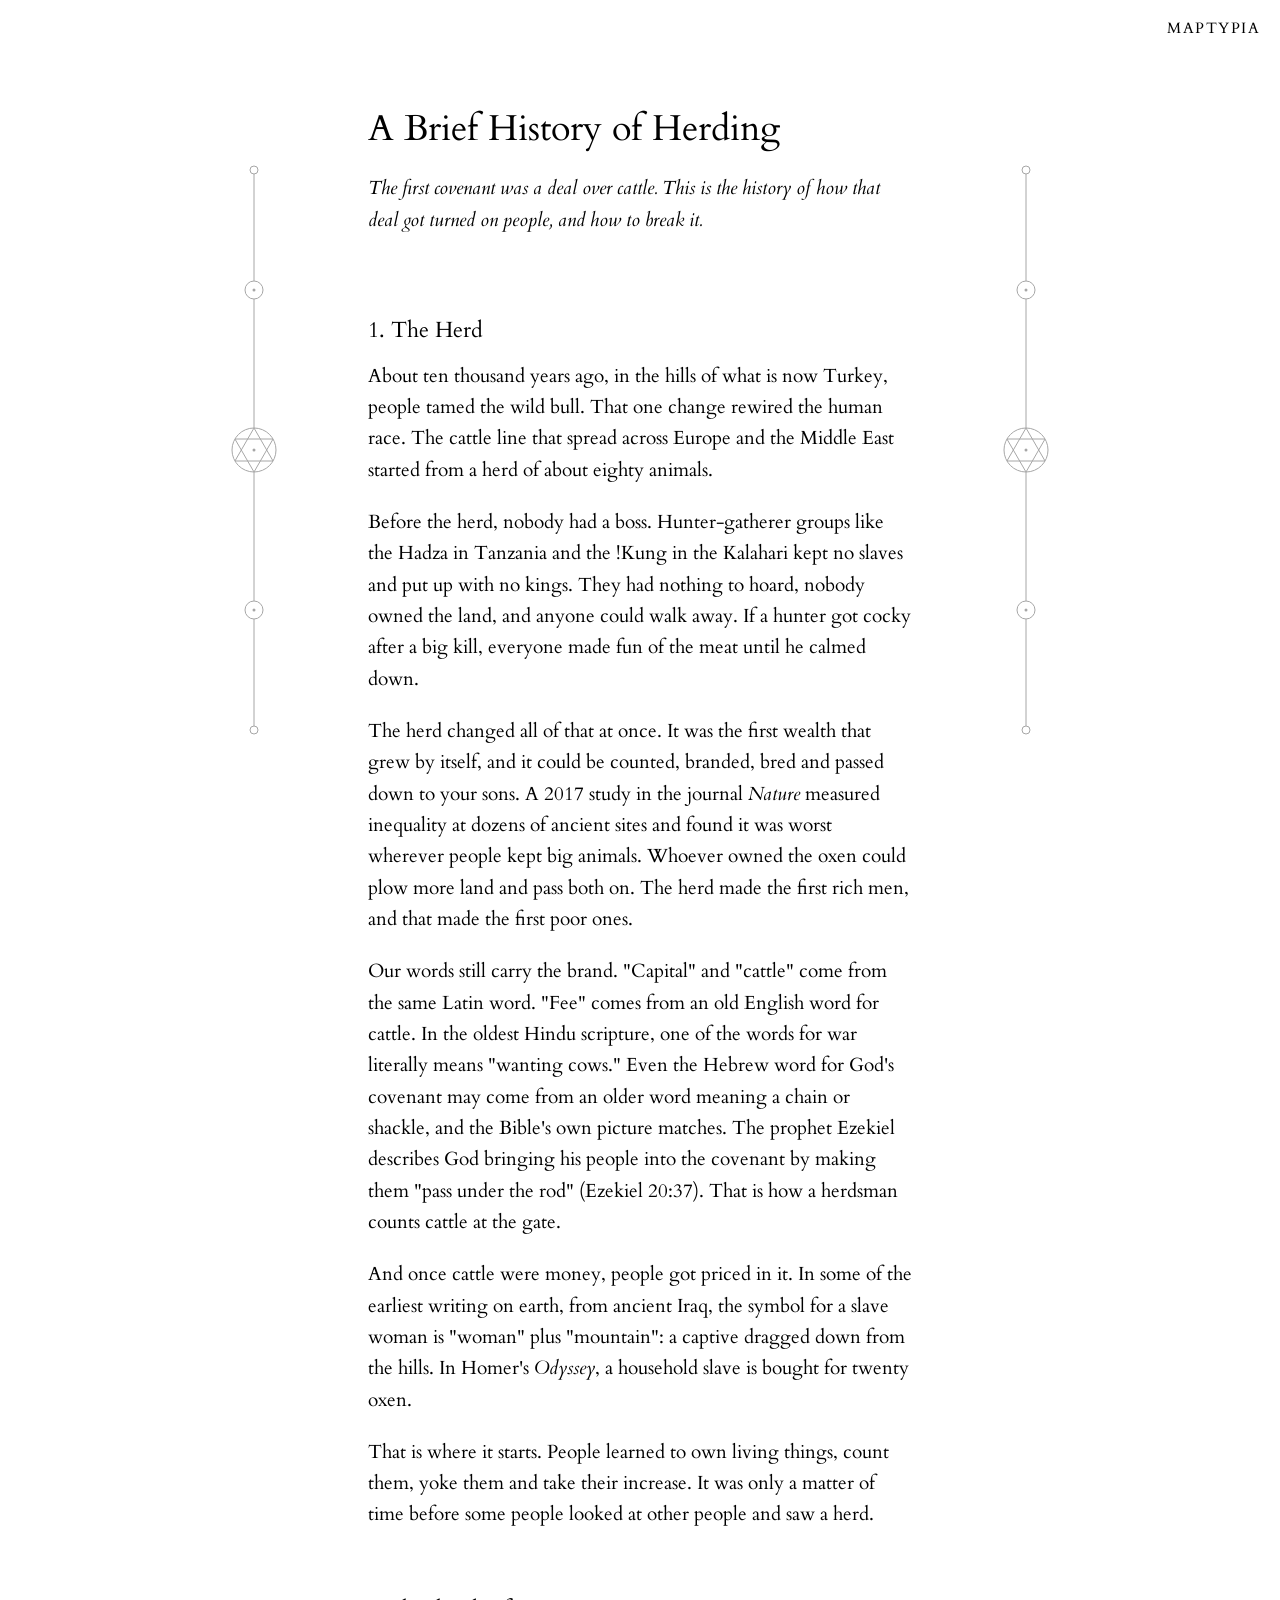
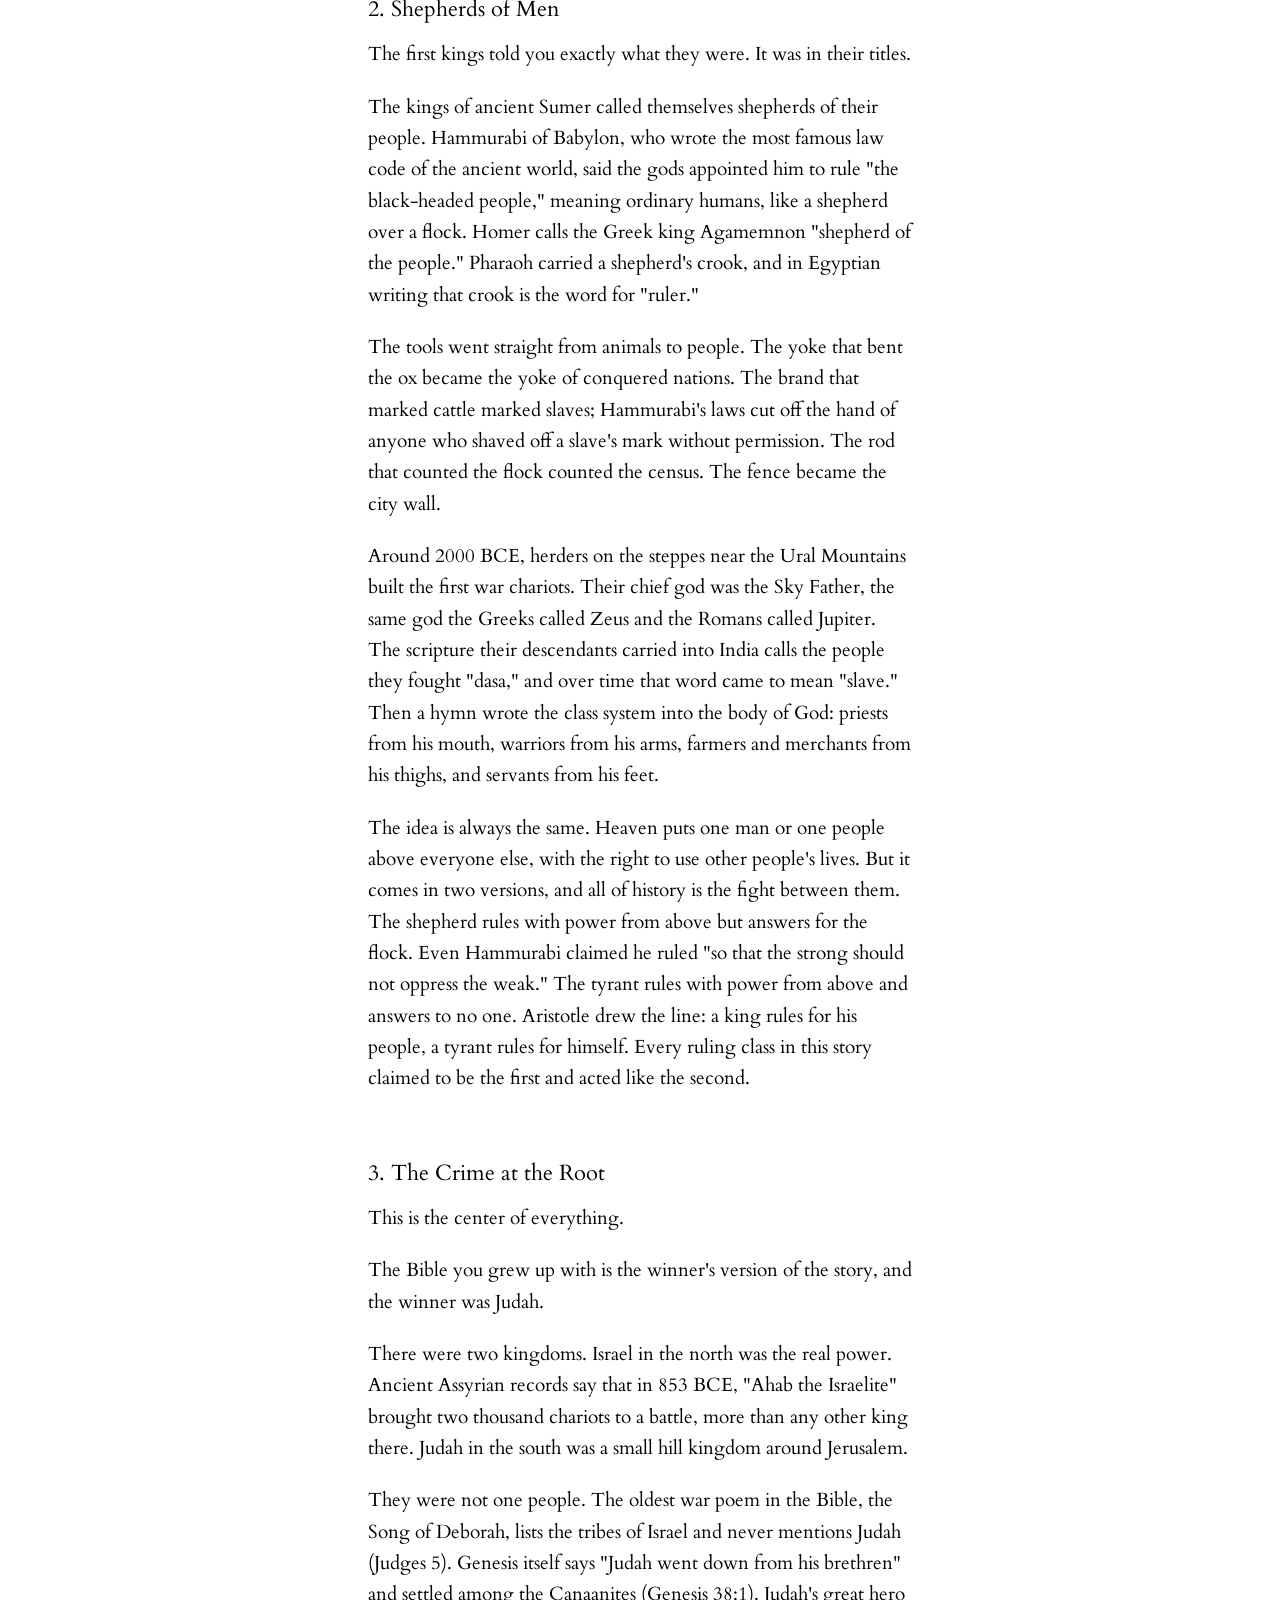
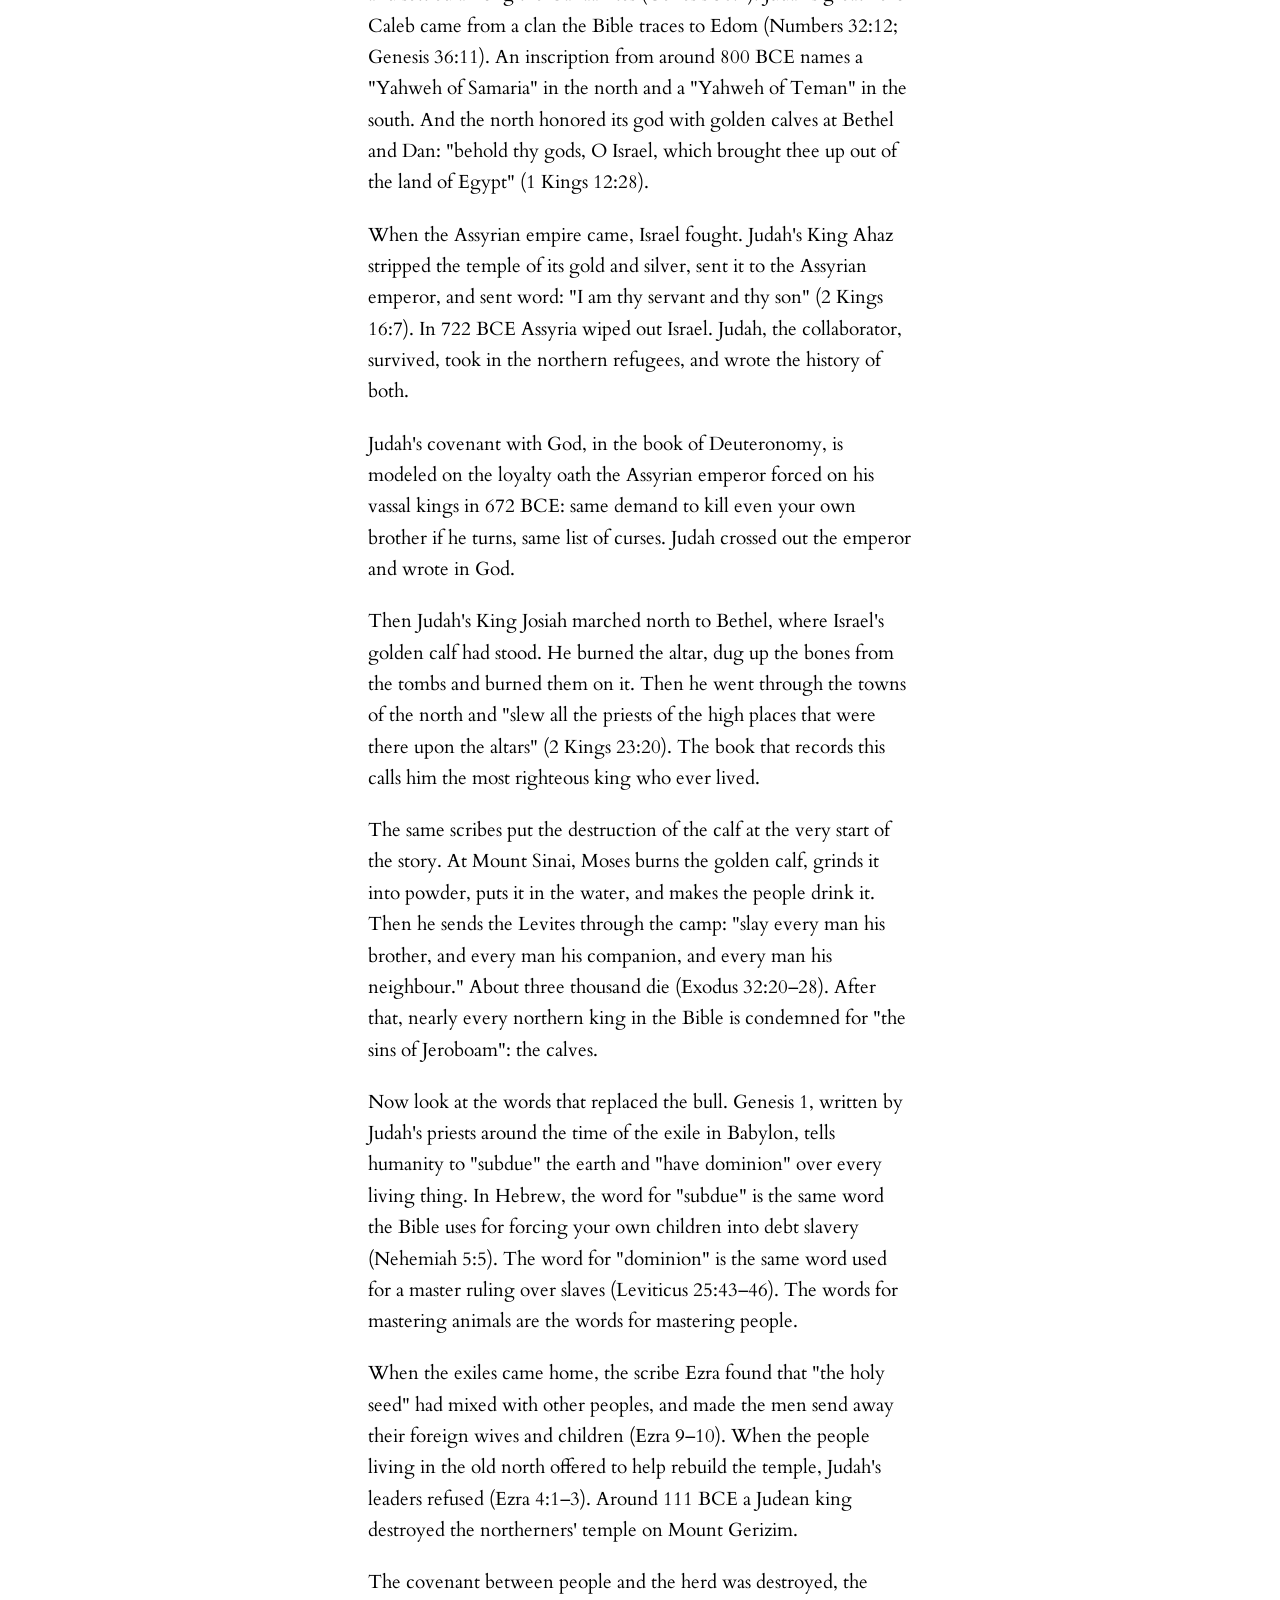
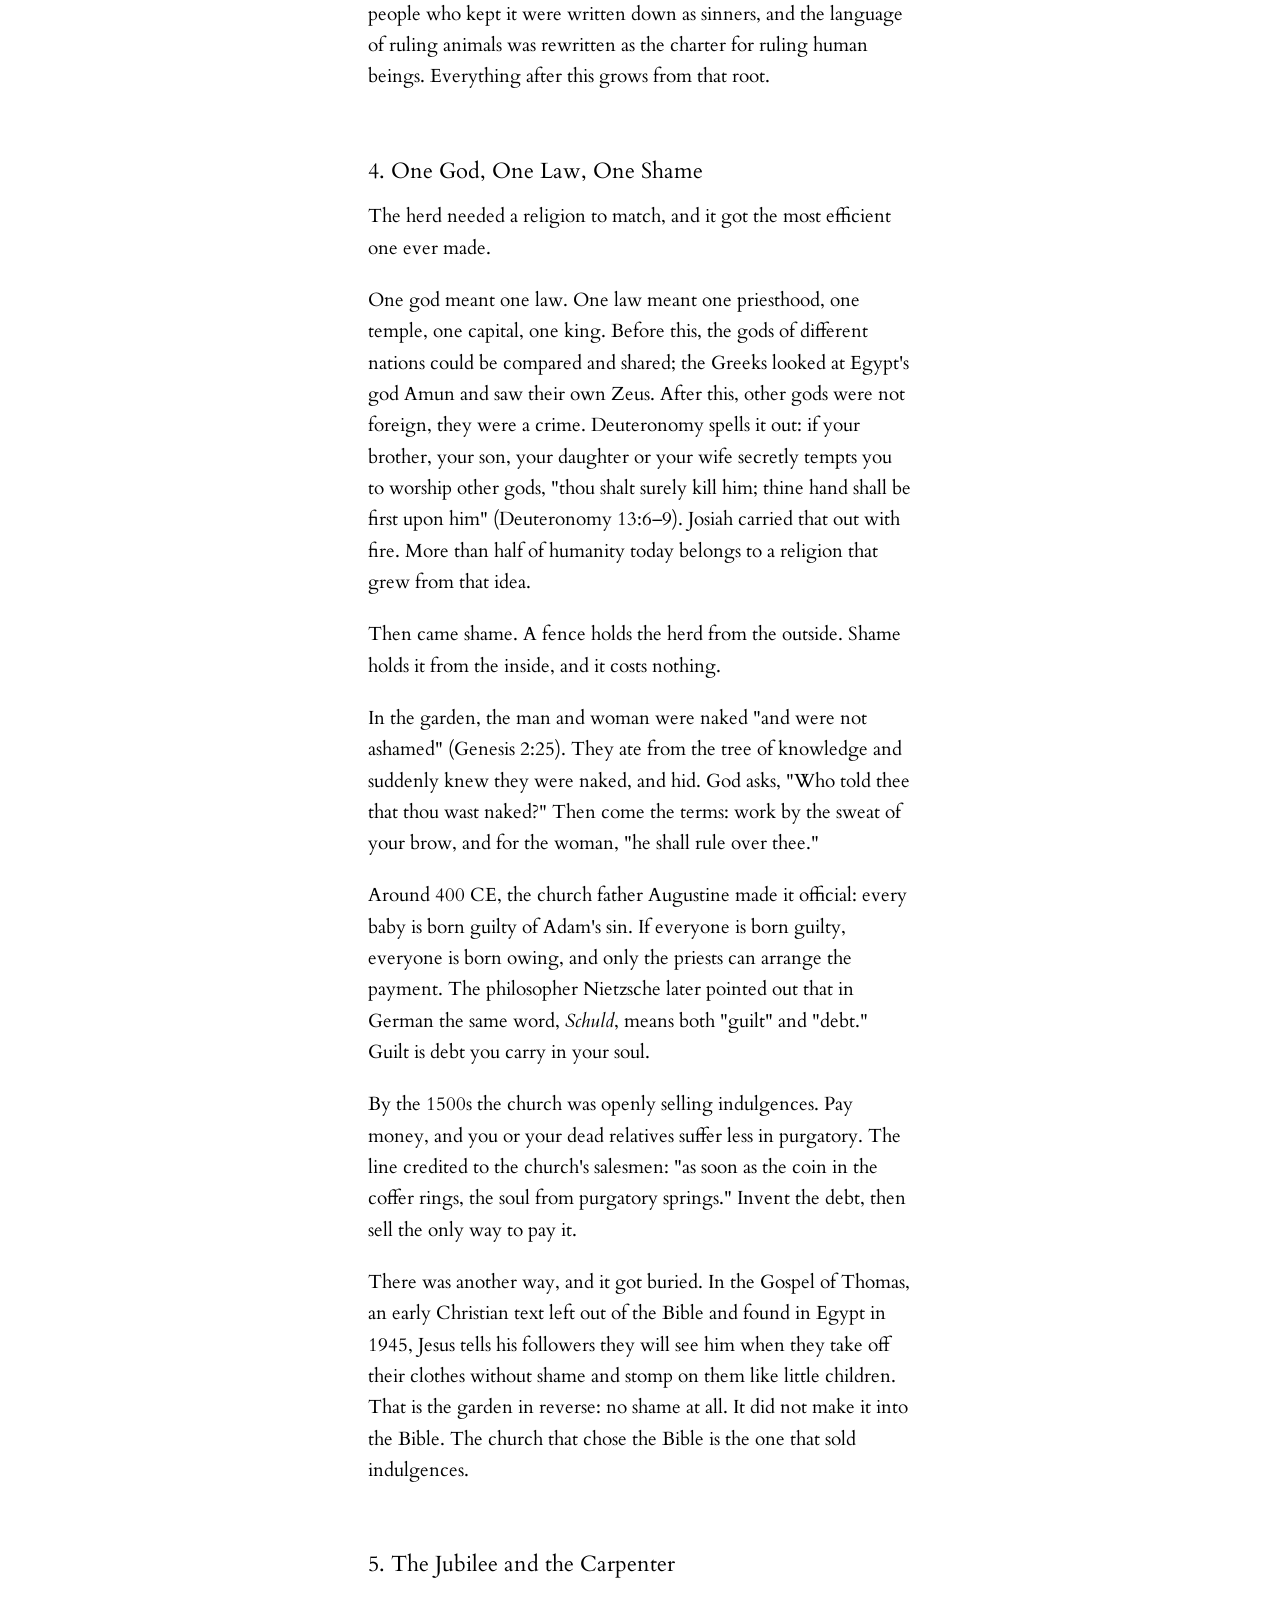
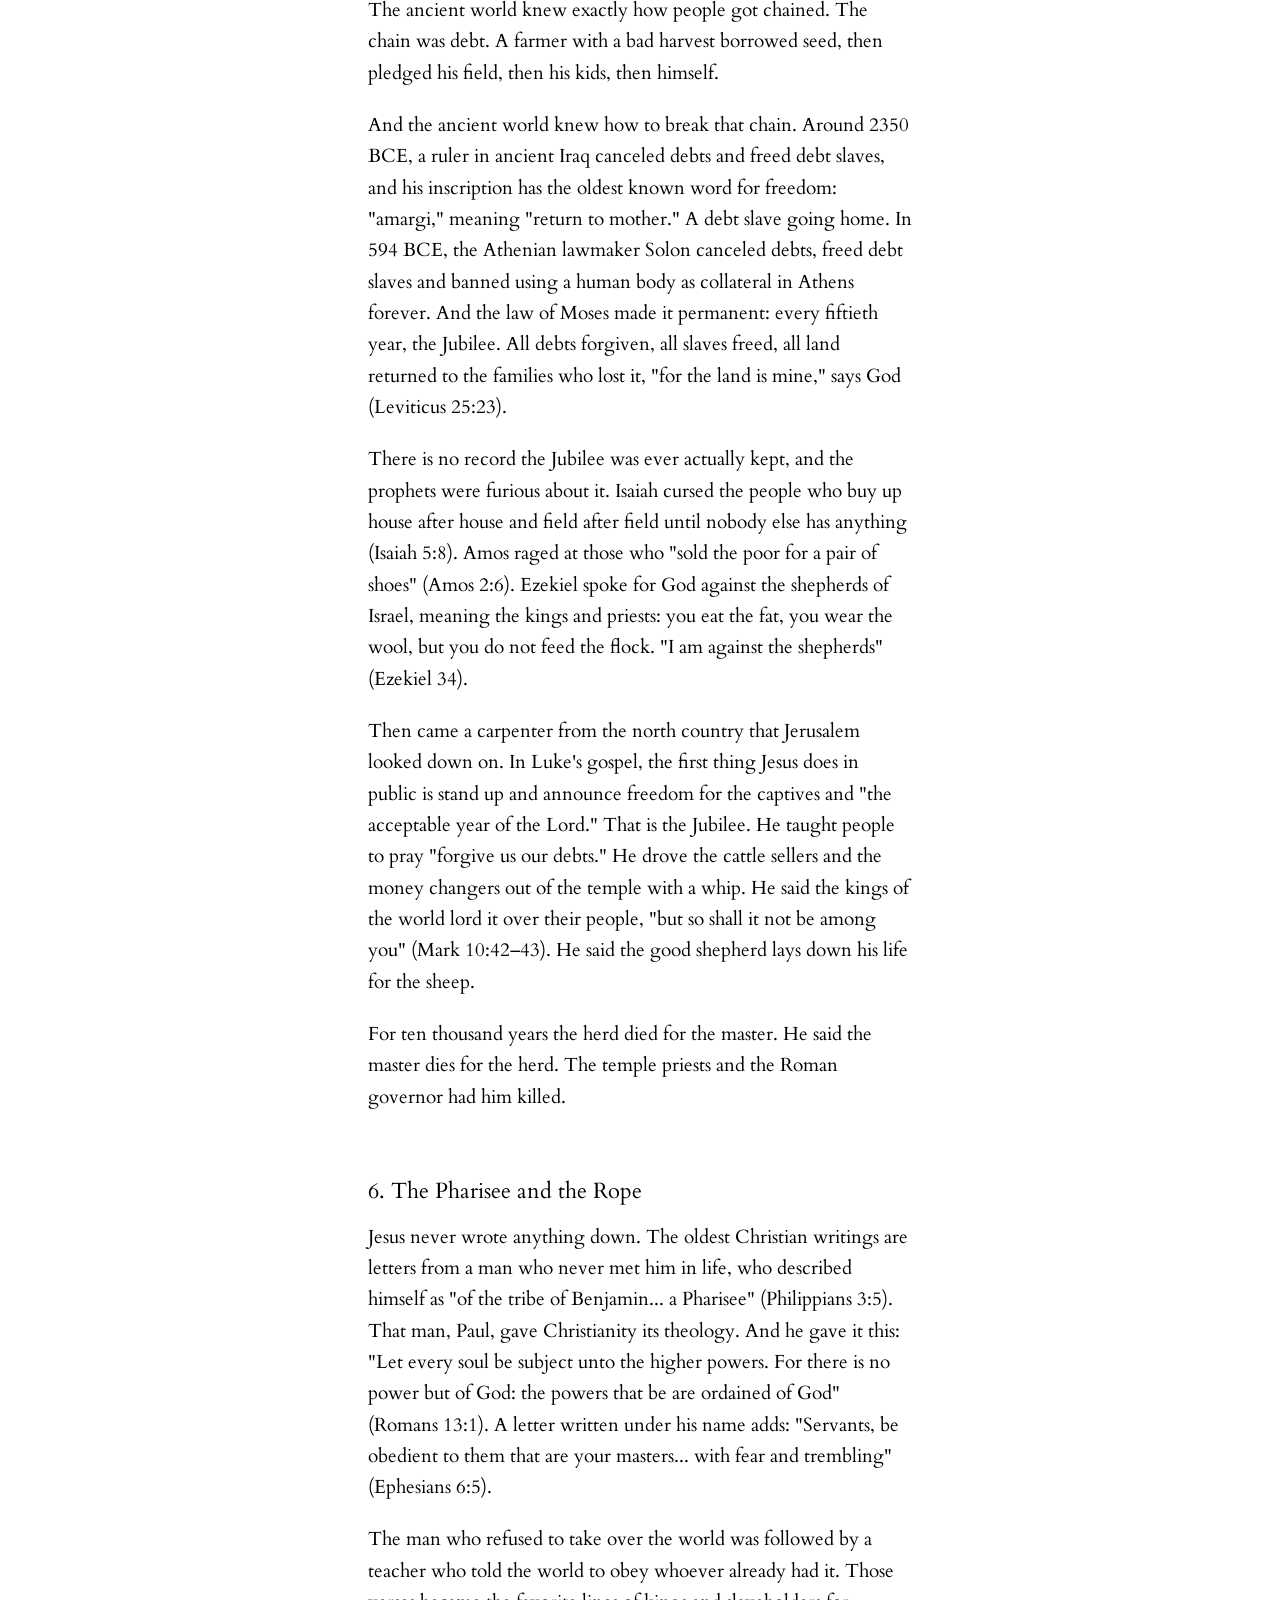
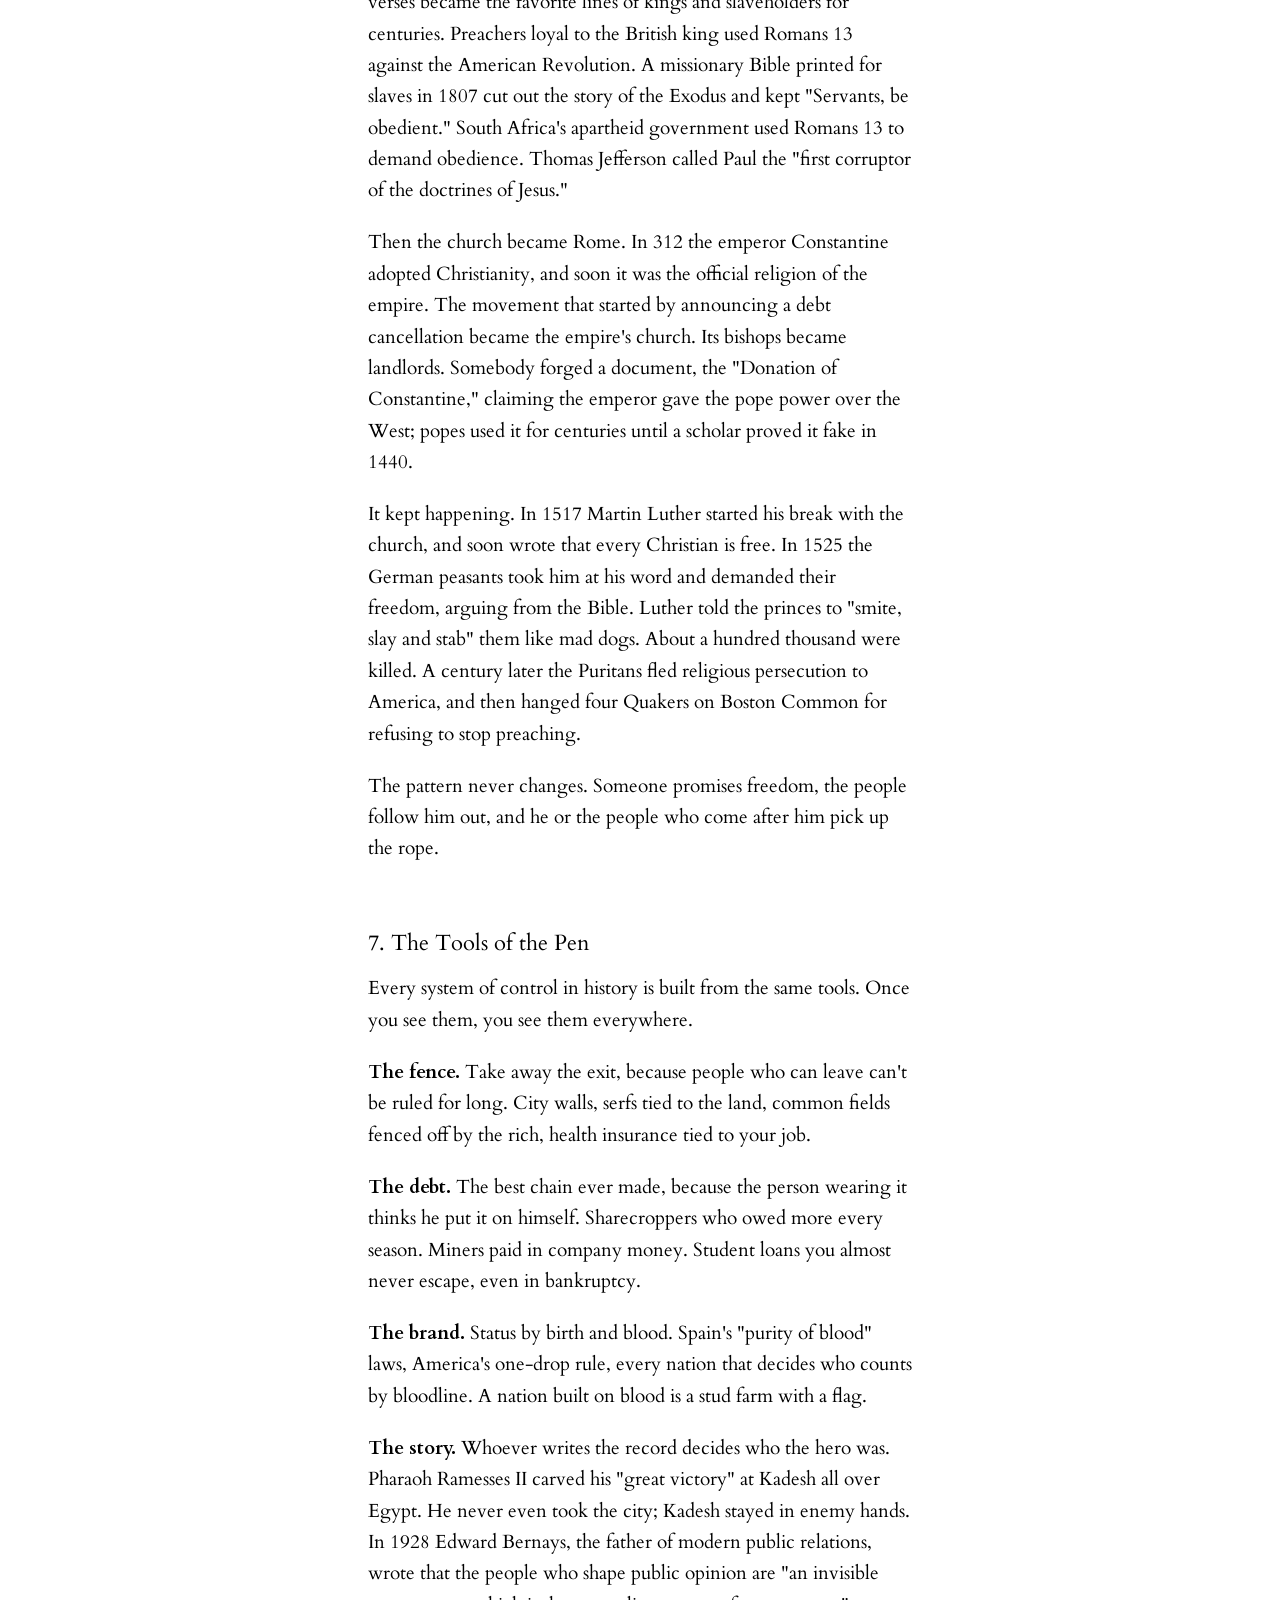
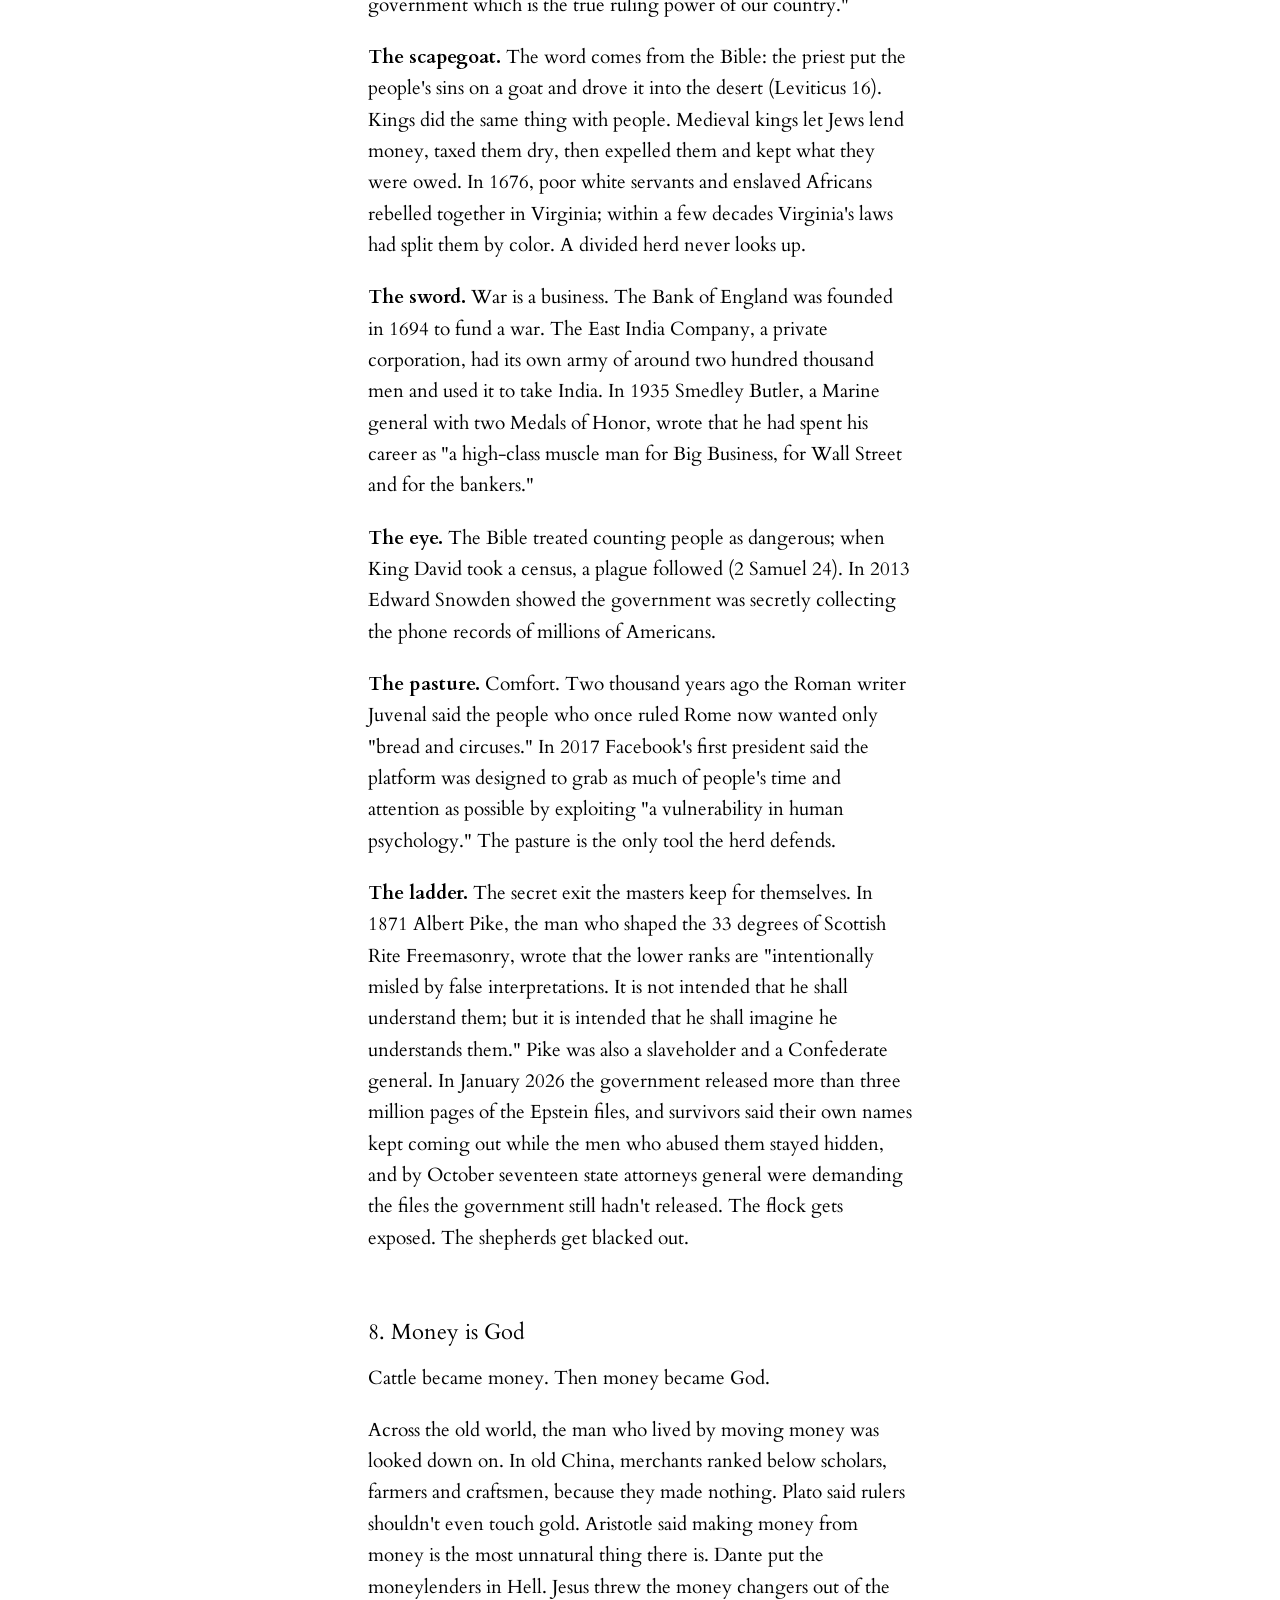
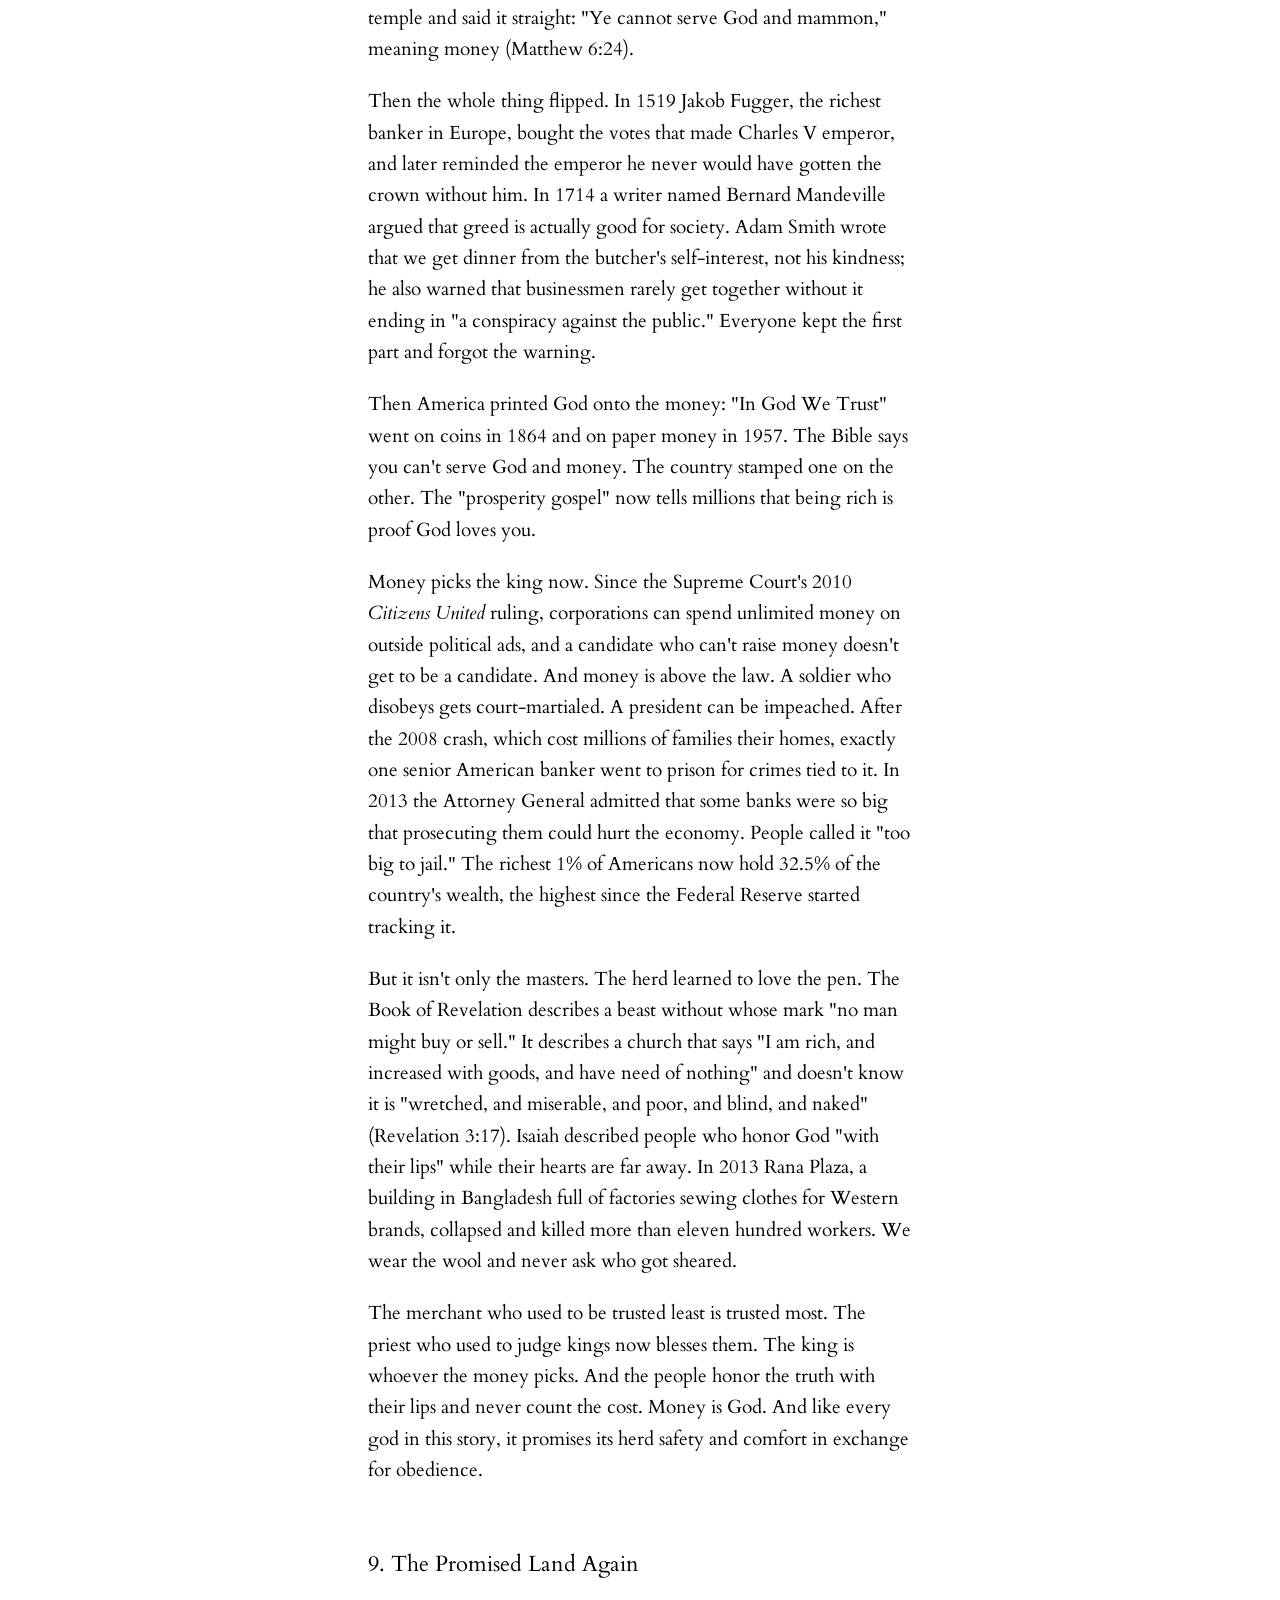
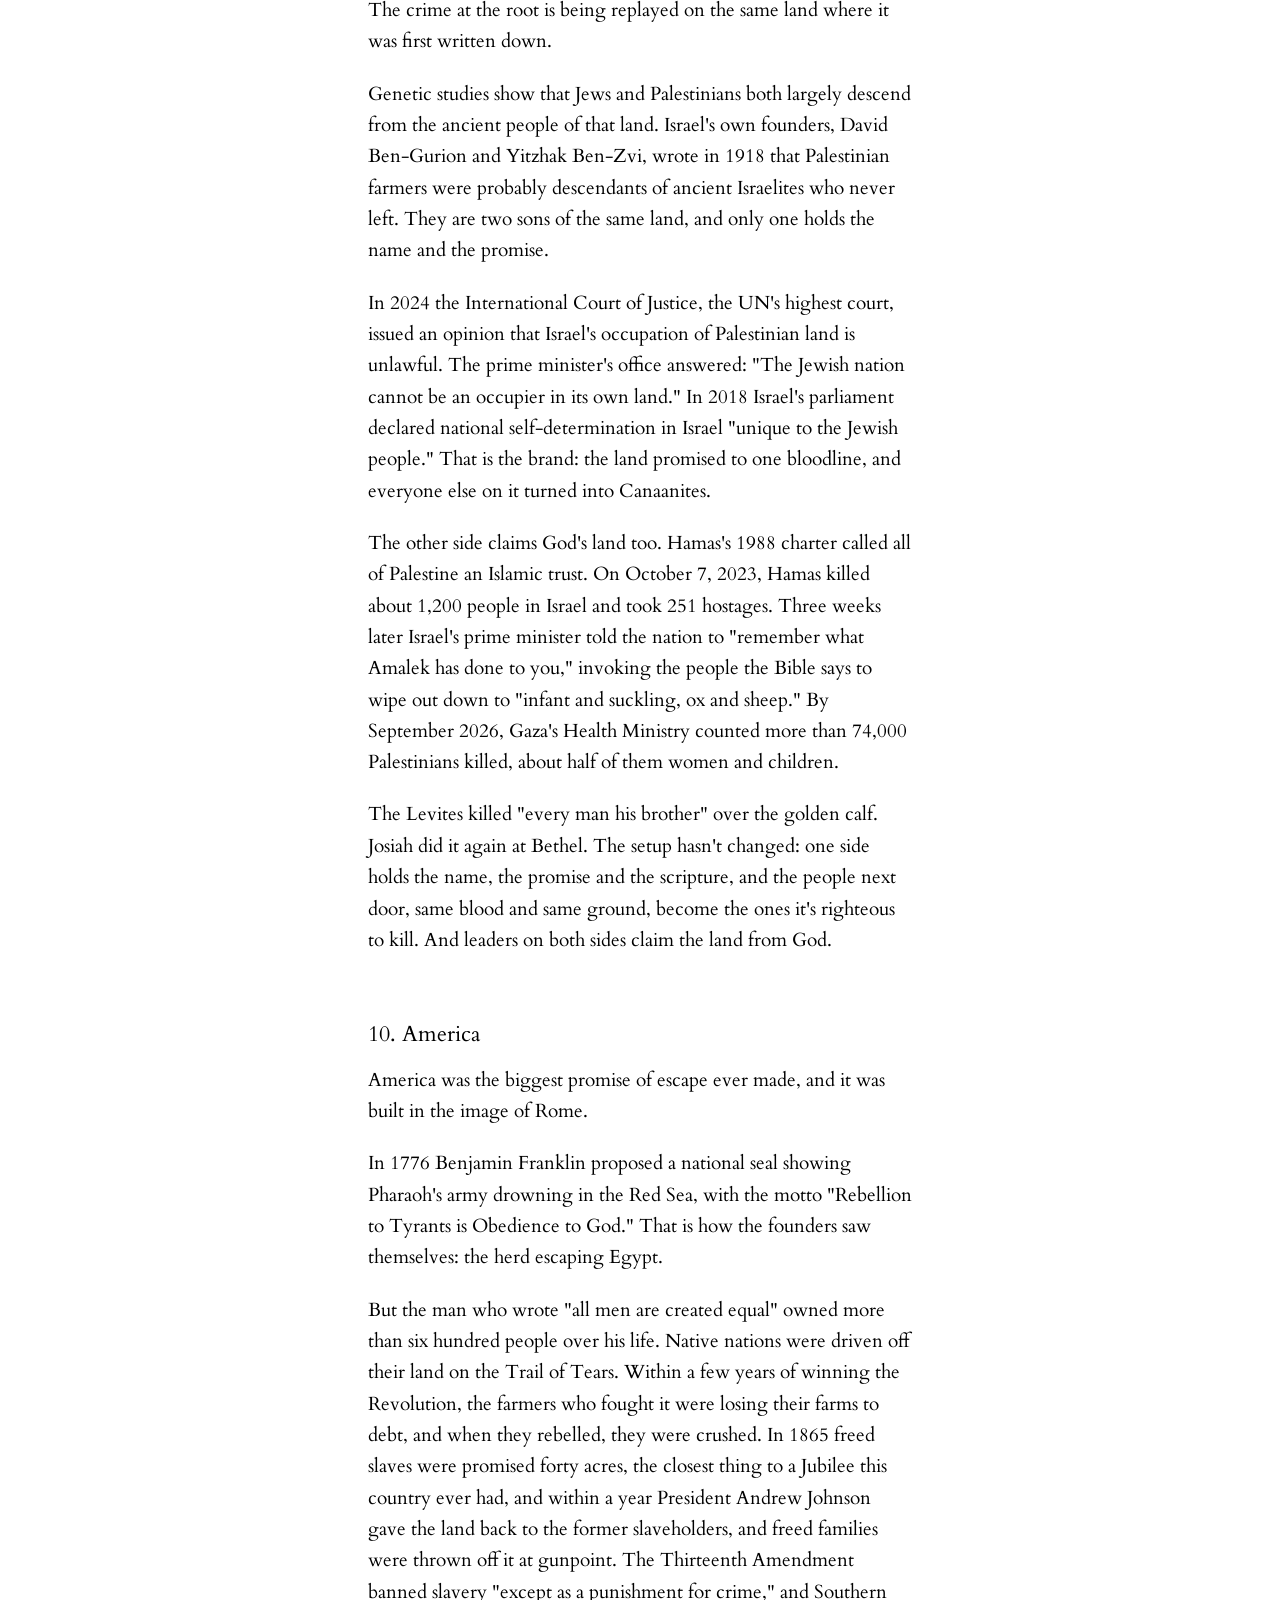
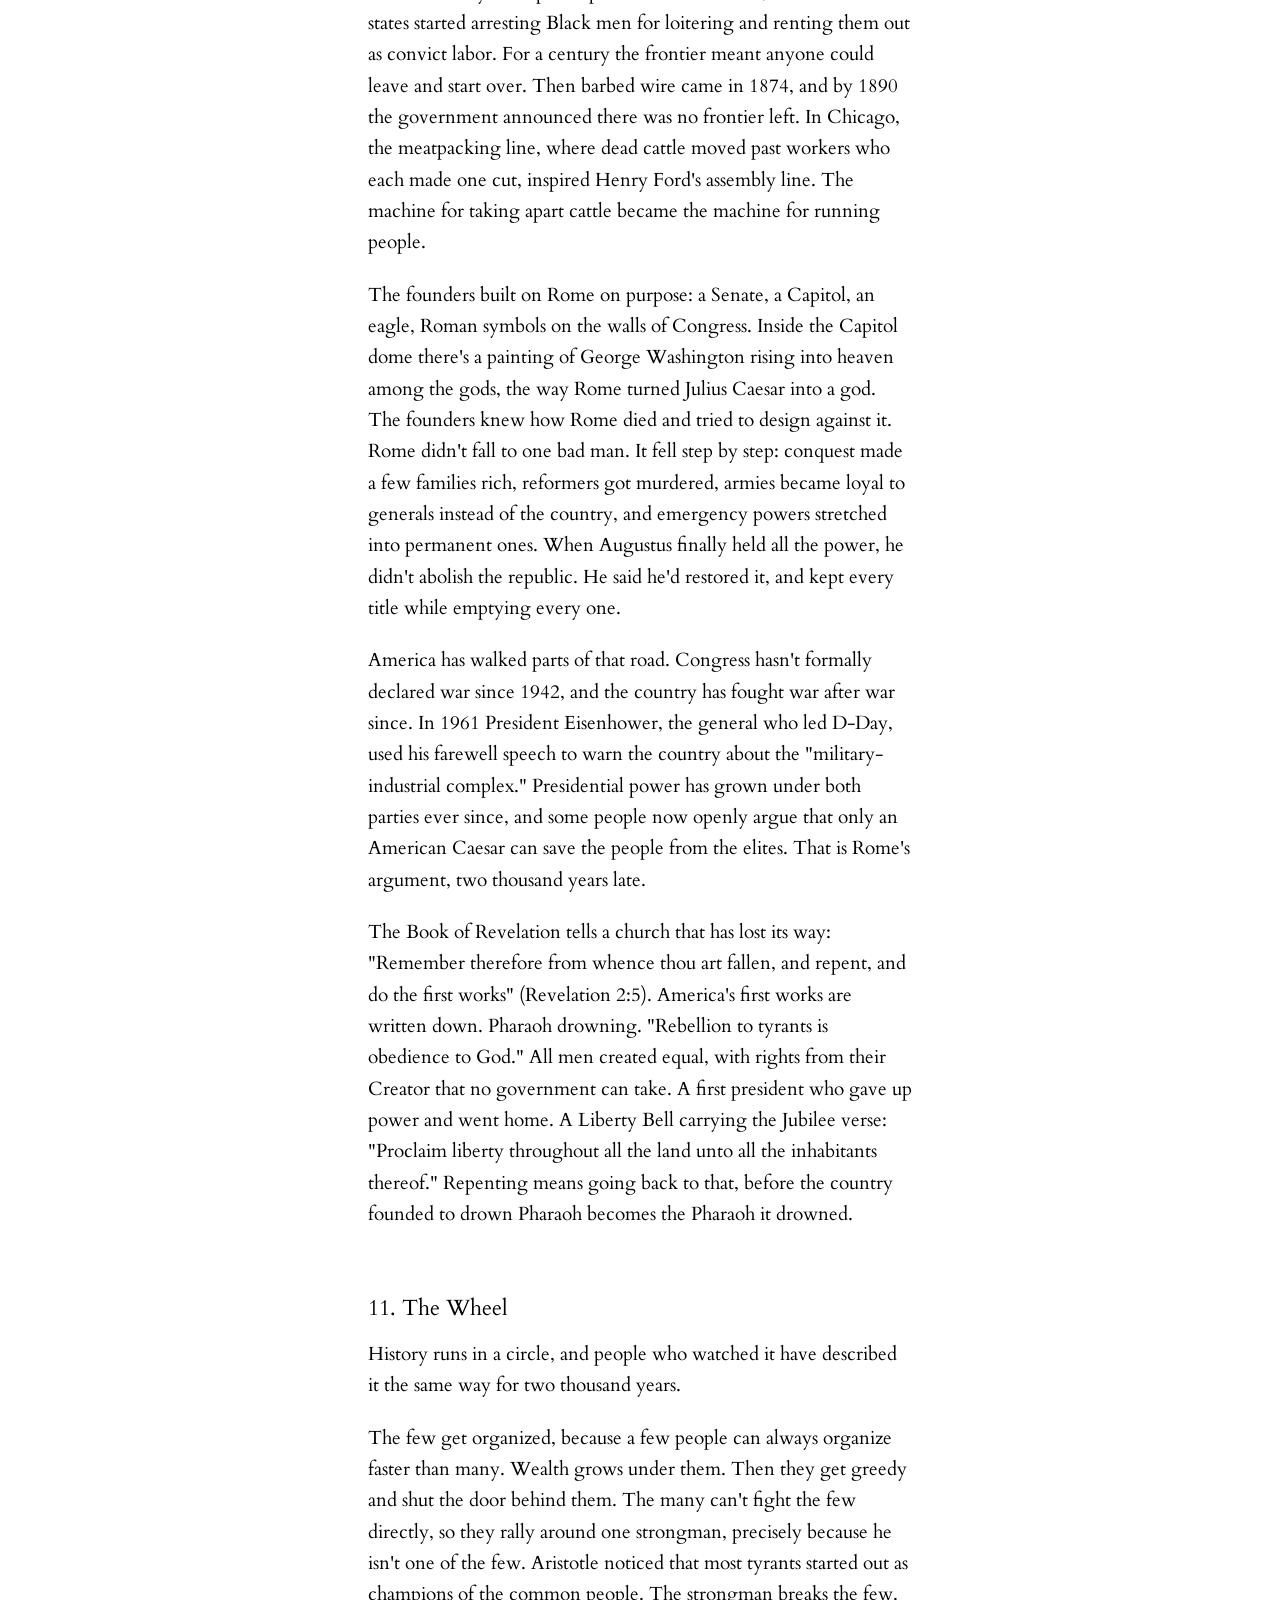
<file: herding.html>
<!DOCTYPE html>
<html lang="en">
<head>
<meta charset="utf-8">
<meta name="viewport" content="width=device-width, initial-scale=1">
<title>A Brief History of Herding</title>
<meta name="description" content="A Brief History of Herding: how the taming of cattle created the first rich and poor, how kings became shepherds of men, and how the covenant, debt and money turned the herd on people.">
<meta name="robots" content="index, follow, max-snippet:-1">
<link rel="canonical" href="https://martyriastorage.vercel.app/herding">
<meta property="og:site_name" content="ΜΑΡΤΥΡΙΑ">
<meta property="og:title" content="A Brief History of Herding">
<meta property="og:description" content="A Brief History of Herding: how the taming of cattle created the first rich and poor, how kings became shepherds of men, and how the covenant, debt and money turned the herd on people.">
<meta property="og:url" content="https://martyriastorage.vercel.app/herding">
<meta property="og:type" content="article">
<meta name="twitter:card" content="summary">
<link rel="icon" href="data:image/svg+xml,%3Csvg xmlns='http://www.w3.org/2000/svg' viewBox='0 0 64 64'%3E%3Crect width='64' height='64' fill='%23000'/%3E%3Ctext x='32' y='46' font-family='Georgia,serif' font-size='40' text-anchor='middle' fill='%23fff'%3EΜ%3C/text%3E%3C/svg%3E">
<link rel="preconnect" href="https://fonts.googleapis.com"><link rel="preconnect" href="https://fonts.gstatic.com" crossorigin><link href="https://fonts.googleapis.com/css2?family=Cardo:ital,wght@0,400;0,700;1,400&display=swap" rel="stylesheet">
<link rel="stylesheet" href="/style.css">
<script type="application/ld+json">{"@context": "https://schema.org", "@type": "Article", "headline": "A Brief History of Herding", "description": "A Brief History of Herding: how the taming of cattle created the first rich and poor, how kings became shepherds of men, and how the covenant, debt and money turned the herd on people.", "url": "https://martyriastorage.vercel.app/herding", "inLanguage": "en", "dateModified": "2026-10-26", "articleSection": ["1. The Herd", "2. Shepherds of Men", "3. The Crime at the Root", "4. One God, One Law, One Shame", "5. The Jubilee and the Carpenter", "6. The Pharisee and the Rope", "7. The Tools of the Pen", "8. Money is God", "9. The Promised Land Again", "10. America", "11. The Wheel", "12. Breaking the Wheel", "13. The Kingdom Not of This World", "14. Ask These Questions", "Objections and Answers", "The Happy Slave", "Sources"]}</script>
</head>
<body>
<a class="other" href="/" lang="el">ΜΑΡΤΥΡΙΑ</a>
<main>
<article><h1 id="a-brief-history-of-herding">A Brief History of Herding</h1>
<p><em>The first covenant was a deal over cattle. This is the history of how that deal got turned on people, and how to break it.</em></p>
<h2 id="1-the-herd">1. The Herd</h2>
<p>About ten thousand years ago, in the hills of what is now Turkey, people tamed the wild bull. That one change rewired the human race. The cattle line that spread across Europe and the Middle East started from a herd of about eighty animals.</p>
<p>Before the herd, nobody had a boss. Hunter-gatherer groups like the Hadza in Tanzania and the !Kung in the Kalahari kept no slaves and put up with no kings. They had nothing to hoard, nobody owned the land, and anyone could walk away. If a hunter got cocky after a big kill, everyone made fun of the meat until he calmed down.</p>
<p>The herd changed all of that at once. It was the first wealth that grew by itself, and it could be counted, branded, bred and passed down to your sons. A 2017 study in the journal <em>Nature</em> measured inequality at dozens of ancient sites and found it was worst wherever people kept big animals. Whoever owned the oxen could plow more land and pass both on. The herd made the first rich men, and that made the first poor ones.</p>
<p>Our words still carry the brand. "Capital" and "cattle" come from the same Latin word. "Fee" comes from an old English word for cattle. In the oldest Hindu scripture, one of the words for war literally means "wanting cows." Even the Hebrew word for God's covenant may come from an older word meaning a chain or shackle, and the Bible's own picture matches. The prophet Ezekiel describes God bringing his people into the covenant by making them "pass under the rod" (Ezekiel 20:37). That is how a herdsman counts cattle at the gate.</p>
<p>And once cattle were money, people got priced in it. In some of the earliest writing on earth, from ancient Iraq, the symbol for a slave woman is "woman" plus "mountain": a captive dragged down from the hills. In Homer's <em>Odyssey</em>, a household slave is bought for twenty oxen.</p>
<p>That is where it starts. People learned to own living things, count them, yoke them and take their increase. It was only a matter of time before some people looked at other people and saw a herd.</p>
<h2 id="2-shepherds-of-men">2. Shepherds of Men</h2>
<p>The first kings told you exactly what they were. It was in their titles.</p>
<p>The kings of ancient Sumer called themselves shepherds of their people. Hammurabi of Babylon, who wrote the most famous law code of the ancient world, said the gods appointed him to rule "the black-headed people," meaning ordinary humans, like a shepherd over a flock. Homer calls the Greek king Agamemnon "shepherd of the people." Pharaoh carried a shepherd's crook, and in Egyptian writing that crook is the word for "ruler."</p>
<p>The tools went straight from animals to people. The yoke that bent the ox became the yoke of conquered nations. The brand that marked cattle marked slaves; Hammurabi's laws cut off the hand of anyone who shaved off a slave's mark without permission. The rod that counted the flock counted the census. The fence became the city wall.</p>
<p>Around 2000 BCE, herders on the steppes near the Ural Mountains built the first war chariots. Their chief god was the Sky Father, the same god the Greeks called Zeus and the Romans called Jupiter. The scripture their descendants carried into India calls the people they fought "dasa," and over time that word came to mean "slave." Then a hymn wrote the class system into the body of God: priests from his mouth, warriors from his arms, farmers and merchants from his thighs, and servants from his feet.</p>
<p>The idea is always the same. Heaven puts one man or one people above everyone else, with the right to use other people's lives. But it comes in two versions, and all of history is the fight between them. The shepherd rules with power from above but answers for the flock. Even Hammurabi claimed he ruled "so that the strong should not oppress the weak." The tyrant rules with power from above and answers to no one. Aristotle drew the line: a king rules for his people, a tyrant rules for himself. Every ruling class in this story claimed to be the first and acted like the second.</p>
<h2 id="3-the-crime-at-the-root">3. The Crime at the Root</h2>
<p>This is the center of everything.</p>
<p>The Bible you grew up with is the winner's version of the story, and the winner was Judah.</p>
<p>There were two kingdoms. Israel in the north was the real power. Ancient Assyrian records say that in 853 BCE, "Ahab the Israelite" brought two thousand chariots to a battle, more than any other king there. Judah in the south was a small hill kingdom around Jerusalem.</p>
<p>They were not one people. The oldest war poem in the Bible, the Song of Deborah, lists the tribes of Israel and never mentions Judah (Judges 5). Genesis itself says "Judah went down from his brethren" and settled among the Canaanites (Genesis 38:1). Judah's great hero Caleb came from a clan the Bible traces to Edom (Numbers 32:12; Genesis 36:11). An inscription from around 800 BCE names a "Yahweh of Samaria" in the north and a "Yahweh of Teman" in the south. And the north honored its god with golden calves at Bethel and Dan: "behold thy gods, O Israel, which brought thee up out of the land of Egypt" (1 Kings 12:28).</p>
<p>When the Assyrian empire came, Israel fought. Judah's King Ahaz stripped the temple of its gold and silver, sent it to the Assyrian emperor, and sent word: "I am thy servant and thy son" (2 Kings 16:7). In 722 BCE Assyria wiped out Israel. Judah, the collaborator, survived, took in the northern refugees, and wrote the history of both.</p>
<p>Judah's covenant with God, in the book of Deuteronomy, is modeled on the loyalty oath the Assyrian emperor forced on his vassal kings in 672 BCE: same demand to kill even your own brother if he turns, same list of curses. Judah crossed out the emperor and wrote in God.</p>
<p>Then Judah's King Josiah marched north to Bethel, where Israel's golden calf had stood. He burned the altar, dug up the bones from the tombs and burned them on it. Then he went through the towns of the north and "slew all the priests of the high places that were there upon the altars" (2 Kings 23:20). The book that records this calls him the most righteous king who ever lived.</p>
<p>The same scribes put the destruction of the calf at the very start of the story. At Mount Sinai, Moses burns the golden calf, grinds it into powder, puts it in the water, and makes the people drink it. Then he sends the Levites through the camp: "slay every man his brother, and every man his companion, and every man his neighbour." About three thousand die (Exodus 32:20–28). After that, nearly every northern king in the Bible is condemned for "the sins of Jeroboam": the calves.</p>
<p>Now look at the words that replaced the bull. Genesis 1, written by Judah's priests around the time of the exile in Babylon, tells humanity to "subdue" the earth and "have dominion" over every living thing. In Hebrew, the word for "subdue" is the same word the Bible uses for forcing your own children into debt slavery (Nehemiah 5:5). The word for "dominion" is the same word used for a master ruling over slaves (Leviticus 25:43–46). The words for mastering animals are the words for mastering people.</p>
<p>When the exiles came home, the scribe Ezra found that "the holy seed" had mixed with other peoples, and made the men send away their foreign wives and children (Ezra 9–10). When the people living in the old north offered to help rebuild the temple, Judah's leaders refused (Ezra 4:1–3). Around 111 BCE a Judean king destroyed the northerners' temple on Mount Gerizim.</p>
<p>The covenant between people and the herd was destroyed, the people who kept it were written down as sinners, and the language of ruling animals was rewritten as the charter for ruling human beings. Everything after this grows from that root.</p>
<h2 id="4-one-god-one-law-one-shame">4. One God, One Law, One Shame</h2>
<p>The herd needed a religion to match, and it got the most efficient one ever made.</p>
<p>One god meant one law. One law meant one priesthood, one temple, one capital, one king. Before this, the gods of different nations could be compared and shared; the Greeks looked at Egypt's god Amun and saw their own Zeus. After this, other gods were not foreign, they were a crime. Deuteronomy spells it out: if your brother, your son, your daughter or your wife secretly tempts you to worship other gods, "thou shalt surely kill him; thine hand shall be first upon him" (Deuteronomy 13:6–9). Josiah carried that out with fire. More than half of humanity today belongs to a religion that grew from that idea.</p>
<p>Then came shame. A fence holds the herd from the outside. Shame holds it from the inside, and it costs nothing.</p>
<p>In the garden, the man and woman were naked "and were not ashamed" (Genesis 2:25). They ate from the tree of knowledge and suddenly knew they were naked, and hid. God asks, "Who told thee that thou wast naked?" Then come the terms: work by the sweat of your brow, and for the woman, "he shall rule over thee."</p>
<p>Around 400 CE, the church father Augustine made it official: every baby is born guilty of Adam's sin. If everyone is born guilty, everyone is born owing, and only the priests can arrange the payment. The philosopher Nietzsche later pointed out that in German the same word, <em>Schuld</em>, means both "guilt" and "debt." Guilt is debt you carry in your soul.</p>
<p>By the 1500s the church was openly selling indulgences. Pay money, and you or your dead relatives suffer less in purgatory. The line credited to the church's salesmen: "as soon as the coin in the coffer rings, the soul from purgatory springs." Invent the debt, then sell the only way to pay it.</p>
<p>There was another way, and it got buried. In the Gospel of Thomas, an early Christian text left out of the Bible and found in Egypt in 1945, Jesus tells his followers they will see him when they take off their clothes without shame and stomp on them like little children. That is the garden in reverse: no shame at all. It did not make it into the Bible. The church that chose the Bible is the one that sold indulgences.</p>
<h2 id="5-the-jubilee-and-the-carpenter">5. The Jubilee and the Carpenter</h2>
<p>The ancient world knew exactly how people got chained. The chain was debt. A farmer with a bad harvest borrowed seed, then pledged his field, then his kids, then himself.</p>
<p>And the ancient world knew how to break that chain. Around 2350 BCE, a ruler in ancient Iraq canceled debts and freed debt slaves, and his inscription has the oldest known word for freedom: "amargi," meaning "return to mother." A debt slave going home. In 594 BCE, the Athenian lawmaker Solon canceled debts, freed debt slaves and banned using a human body as collateral in Athens forever. And the law of Moses made it permanent: every fiftieth year, the Jubilee. All debts forgiven, all slaves freed, all land returned to the families who lost it, "for the land is mine," says God (Leviticus 25:23).</p>
<p>There is no record the Jubilee was ever actually kept, and the prophets were furious about it. Isaiah cursed the people who buy up house after house and field after field until nobody else has anything (Isaiah 5:8). Amos raged at those who "sold the poor for a pair of shoes" (Amos 2:6). Ezekiel spoke for God against the shepherds of Israel, meaning the kings and priests: you eat the fat, you wear the wool, but you do not feed the flock. "I am against the shepherds" (Ezekiel 34).</p>
<p>Then came a carpenter from the north country that Jerusalem looked down on. In Luke's gospel, the first thing Jesus does in public is stand up and announce freedom for the captives and "the acceptable year of the Lord." That is the Jubilee. He taught people to pray "forgive us our debts." He drove the cattle sellers and the money changers out of the temple with a whip. He said the kings of the world lord it over their people, "but so shall it not be among you" (Mark 10:42–43). He said the good shepherd lays down his life for the sheep.</p>
<p>For ten thousand years the herd died for the master. He said the master dies for the herd. The temple priests and the Roman governor had him killed.</p>
<h2 id="6-the-pharisee-and-the-rope">6. The Pharisee and the Rope</h2>
<p>Jesus never wrote anything down. The oldest Christian writings are letters from a man who never met him in life, who described himself as "of the tribe of Benjamin... a Pharisee" (Philippians 3:5). That man, Paul, gave Christianity its theology. And he gave it this: "Let every soul be subject unto the higher powers. For there is no power but of God: the powers that be are ordained of God" (Romans 13:1). A letter written under his name adds: "Servants, be obedient to them that are your masters... with fear and trembling" (Ephesians 6:5).</p>
<p>The man who refused to take over the world was followed by a teacher who told the world to obey whoever already had it. Those verses became the favorite lines of kings and slaveholders for centuries. Preachers loyal to the British king used Romans 13 against the American Revolution. A missionary Bible printed for slaves in 1807 cut out the story of the Exodus and kept "Servants, be obedient." South Africa's apartheid government used Romans 13 to demand obedience. Thomas Jefferson called Paul the "first corruptor of the doctrines of Jesus."</p>
<p>Then the church became Rome. In 312 the emperor Constantine adopted Christianity, and soon it was the official religion of the empire. The movement that started by announcing a debt cancellation became the empire's church. Its bishops became landlords. Somebody forged a document, the "Donation of Constantine," claiming the emperor gave the pope power over the West; popes used it for centuries until a scholar proved it fake in 1440.</p>
<p>It kept happening. In 1517 Martin Luther started his break with the church, and soon wrote that every Christian is free. In 1525 the German peasants took him at his word and demanded their freedom, arguing from the Bible. Luther told the princes to "smite, slay and stab" them like mad dogs. About a hundred thousand were killed. A century later the Puritans fled religious persecution to America, and then hanged four Quakers on Boston Common for refusing to stop preaching.</p>
<p>The pattern never changes. Someone promises freedom, the people follow him out, and he or the people who come after him pick up the rope.</p>
<h2 id="7-the-tools-of-the-pen">7. The Tools of the Pen</h2>
<p>Every system of control in history is built from the same tools. Once you see them, you see them everywhere.</p>
<p><strong>The fence.</strong> Take away the exit, because people who can leave can't be ruled for long. City walls, serfs tied to the land, common fields fenced off by the rich, health insurance tied to your job.</p>
<p><strong>The debt.</strong> The best chain ever made, because the person wearing it thinks he put it on himself. Sharecroppers who owed more every season. Miners paid in company money. Student loans you almost never escape, even in bankruptcy.</p>
<p><strong>The brand.</strong> Status by birth and blood. Spain's "purity of blood" laws, America's one-drop rule, every nation that decides who counts by bloodline. A nation built on blood is a stud farm with a flag.</p>
<p><strong>The story.</strong> Whoever writes the record decides who the hero was. Pharaoh Ramesses II carved his "great victory" at Kadesh all over Egypt. He never even took the city; Kadesh stayed in enemy hands. In 1928 Edward Bernays, the father of modern public relations, wrote that the people who shape public opinion are "an invisible government which is the true ruling power of our country."</p>
<p><strong>The scapegoat.</strong> The word comes from the Bible: the priest put the people's sins on a goat and drove it into the desert (Leviticus 16). Kings did the same thing with people. Medieval kings let Jews lend money, taxed them dry, then expelled them and kept what they were owed. In 1676, poor white servants and enslaved Africans rebelled together in Virginia; within a few decades Virginia's laws had split them by color. A divided herd never looks up.</p>
<p><strong>The sword.</strong> War is a business. The Bank of England was founded in 1694 to fund a war. The East India Company, a private corporation, had its own army of around two hundred thousand men and used it to take India. In 1935 Smedley Butler, a Marine general with two Medals of Honor, wrote that he had spent his career as "a high-class muscle man for Big Business, for Wall Street and for the bankers."</p>
<p><strong>The eye.</strong> The Bible treated counting people as dangerous; when King David took a census, a plague followed (2 Samuel 24). In 2013 Edward Snowden showed the government was secretly collecting the phone records of millions of Americans.</p>
<p><strong>The pasture.</strong> Comfort. Two thousand years ago the Roman writer Juvenal said the people who once ruled Rome now wanted only "bread and circuses." In 2017 Facebook's first president said the platform was designed to grab as much of people's time and attention as possible by exploiting "a vulnerability in human psychology." The pasture is the only tool the herd defends.</p>
<p><strong>The ladder.</strong> The secret exit the masters keep for themselves. In 1871 Albert Pike, the man who shaped the 33 degrees of Scottish Rite Freemasonry, wrote that the lower ranks are "intentionally misled by false interpretations. It is not intended that he shall understand them; but it is intended that he shall imagine he understands them." Pike was also a slaveholder and a Confederate general. In January 2026 the government released more than three million pages of the Epstein files, and survivors said their own names kept coming out while the men who abused them stayed hidden, and by October seventeen state attorneys general were demanding the files the government still hadn't released. The flock gets exposed. The shepherds get blacked out.</p>
<h2 id="8-money-is-god">8. Money is God</h2>
<p>Cattle became money. Then money became God.</p>
<p>Across the old world, the man who lived by moving money was looked down on. In old China, merchants ranked below scholars, farmers and craftsmen, because they made nothing. Plato said rulers shouldn't even touch gold. Aristotle said making money from money is the most unnatural thing there is. Dante put the moneylenders in Hell. Jesus threw the money changers out of the temple and said it straight: "Ye cannot serve God and mammon," meaning money (Matthew 6:24).</p>
<p>Then the whole thing flipped. In 1519 Jakob Fugger, the richest banker in Europe, bought the votes that made Charles V emperor, and later reminded the emperor he never would have gotten the crown without him. In 1714 a writer named Bernard Mandeville argued that greed is actually good for society. Adam Smith wrote that we get dinner from the butcher's self-interest, not his kindness; he also warned that businessmen rarely get together without it ending in "a conspiracy against the public." Everyone kept the first part and forgot the warning.</p>
<p>Then America printed God onto the money: "In God We Trust" went on coins in 1864 and on paper money in 1957. The Bible says you can't serve God and money. The country stamped one on the other. The "prosperity gospel" now tells millions that being rich is proof God loves you.</p>
<p>Money picks the king now. Since the Supreme Court's 2010 <em>Citizens United</em> ruling, corporations can spend unlimited money on outside political ads, and a candidate who can't raise money doesn't get to be a candidate. And money is above the law. A soldier who disobeys gets court-martialed. A president can be impeached. After the 2008 crash, which cost millions of families their homes, exactly one senior American banker went to prison for crimes tied to it. In 2013 the Attorney General admitted that some banks were so big that prosecuting them could hurt the economy. People called it "too big to jail." The richest 1% of Americans now hold 32.5% of the country's wealth, the highest since the Federal Reserve started tracking it.</p>
<p>But it isn't only the masters. The herd learned to love the pen. The Book of Revelation describes a beast without whose mark "no man might buy or sell." It describes a church that says "I am rich, and increased with goods, and have need of nothing" and doesn't know it is "wretched, and miserable, and poor, and blind, and naked" (Revelation 3:17). Isaiah described people who honor God "with their lips" while their hearts are far away. In 2013 Rana Plaza, a building in Bangladesh full of factories sewing clothes for Western brands, collapsed and killed more than eleven hundred workers. We wear the wool and never ask who got sheared.</p>
<p>The merchant who used to be trusted least is trusted most. The priest who used to judge kings now blesses them. The king is whoever the money picks. And the people honor the truth with their lips and never count the cost. Money is God. And like every god in this story, it promises its herd safety and comfort in exchange for obedience.</p>
<h2 id="9-the-promised-land-again">9. The Promised Land Again</h2>
<p>The crime at the root is being replayed on the same land where it was first written down.</p>
<p>Genetic studies show that Jews and Palestinians both largely descend from the ancient people of that land. Israel's own founders, David Ben-Gurion and Yitzhak Ben-Zvi, wrote in 1918 that Palestinian farmers were probably descendants of ancient Israelites who never left. They are two sons of the same land, and only one holds the name and the promise.</p>
<p>In 2024 the International Court of Justice, the UN's highest court, issued an opinion that Israel's occupation of Palestinian land is unlawful. The prime minister's office answered: "The Jewish nation cannot be an occupier in its own land." In 2018 Israel's parliament declared national self-determination in Israel "unique to the Jewish people." That is the brand: the land promised to one bloodline, and everyone else on it turned into Canaanites.</p>
<p>The other side claims God's land too. Hamas's 1988 charter called all of Palestine an Islamic trust. On October 7, 2023, Hamas killed about 1,200 people in Israel and took 251 hostages. Three weeks later Israel's prime minister told the nation to "remember what Amalek has done to you," invoking the people the Bible says to wipe out down to "infant and suckling, ox and sheep." By September 2026, Gaza's Health Ministry counted more than 74,000 Palestinians killed, about half of them women and children.</p>
<p>The Levites killed "every man his brother" over the golden calf. Josiah did it again at Bethel. The setup hasn't changed: one side holds the name, the promise and the scripture, and the people next door, same blood and same ground, become the ones it's righteous to kill. And leaders on both sides claim the land from God.</p>
<h2 id="10-america">10. America</h2>
<p>America was the biggest promise of escape ever made, and it was built in the image of Rome.</p>
<p>In 1776 Benjamin Franklin proposed a national seal showing Pharaoh's army drowning in the Red Sea, with the motto "Rebellion to Tyrants is Obedience to God." That is how the founders saw themselves: the herd escaping Egypt.</p>
<p>But the man who wrote "all men are created equal" owned more than six hundred people over his life. Native nations were driven off their land on the Trail of Tears. Within a few years of winning the Revolution, the farmers who fought it were losing their farms to debt, and when they rebelled, they were crushed. In 1865 freed slaves were promised forty acres, the closest thing to a Jubilee this country ever had, and within a year President Andrew Johnson gave the land back to the former slaveholders, and freed families were thrown off it at gunpoint. The Thirteenth Amendment banned slavery "except as a punishment for crime," and Southern states started arresting Black men for loitering and renting them out as convict labor. For a century the frontier meant anyone could leave and start over. Then barbed wire came in 1874, and by 1890 the government announced there was no frontier left. In Chicago, the meatpacking line, where dead cattle moved past workers who each made one cut, inspired Henry Ford's assembly line. The machine for taking apart cattle became the machine for running people.</p>
<p>The founders built on Rome on purpose: a Senate, a Capitol, an eagle, Roman symbols on the walls of Congress. Inside the Capitol dome there's a painting of George Washington rising into heaven among the gods, the way Rome turned Julius Caesar into a god. The founders knew how Rome died and tried to design against it. Rome didn't fall to one bad man. It fell step by step: conquest made a few families rich, reformers got murdered, armies became loyal to generals instead of the country, and emergency powers stretched into permanent ones. When Augustus finally held all the power, he didn't abolish the republic. He said he'd restored it, and kept every title while emptying every one.</p>
<p>America has walked parts of that road. Congress hasn't formally declared war since 1942, and the country has fought war after war since. In 1961 President Eisenhower, the general who led D-Day, used his farewell speech to warn the country about the "military-industrial complex." Presidential power has grown under both parties ever since, and some people now openly argue that only an American Caesar can save the people from the elites. That is Rome's argument, two thousand years late.</p>
<p>The Book of Revelation tells a church that has lost its way: "Remember therefore from whence thou art fallen, and repent, and do the first works" (Revelation 2:5). America's first works are written down. Pharaoh drowning. "Rebellion to tyrants is obedience to God." All men created equal, with rights from their Creator that no government can take. A first president who gave up power and went home. A Liberty Bell carrying the Jubilee verse: "Proclaim liberty throughout all the land unto all the inhabitants thereof." Repenting means going back to that, before the country founded to drown Pharaoh becomes the Pharaoh it drowned.</p>
<h2 id="11-the-wheel">11. The Wheel</h2>
<p>History runs in a circle, and people who watched it have described it the same way for two thousand years.</p>
<p>The few get organized, because a few people can always organize faster than many. Wealth grows under them. Then they get greedy and shut the door behind them. The many can't fight the few directly, so they rally around one strongman, precisely because he isn't one of the few. Aristotle noticed that most tyrants started out as champions of the common people. The strongman breaks the few. But nobody rules alone, so his friends and officers become the new few, and the wheel turns again.</p>
<p>The tyrant is nothing without the herd. In the 1550s a young Frenchman named Étienne de La Boétie asked how one man can rule millions, and answered: he can't, unless they let him. He has two eyes and two hands like anyone else. "Resolve to serve no more, and you are at once freed."</p>
<p>And it usually ends in blood. A 2017 study by the Stanford historian Walter Scheidel found that nearly every big drop in inequality in history came from disaster: total war, revolution, collapse or plague. And the slaughter almost never delivered what it promised. The herd paid twice: once in blood, and once to the new master.</p>
<h2 id="12-breaking-the-wheel">12. Breaking the Wheel</h2>
<p>You can't destroy the wheel. But you can put brakes on it, so it turns through small, lawful resets instead of rare, bloody ones. It has been done. Solon canceled the debts of Athens. Rome abolished debt slavery for its citizens in 326 BCE. In 1953 West Germany's creditors cut its foreign debts roughly in half, and its economy boomed. In 2005 rich nations wrote off tens of billions in debt owed by the poorest countries. Clean slates happen. In 2008 the government rescued the banks and let millions of families lose their homes.</p>
<p>Every reset needed a power above the money. Rome had none: when the reformer Tiberius Gracchus tried to give land back to the poor, senators beat him to death. The people finally got their strongman, Julius Caesar, and it cost them the republic. The fix is the one Solon used. After canceling the debts and writing new laws, he left Athens for ten years so nobody could make him king. Washington gave back his army and refused a third term. Power above money, used for the reset, then handed back.</p>
<p>The brakes, in plain terms: make debt forgiveness automatic instead of waiting for a savior. Keep it cheap to leave a job, a town or a debt. Spread ownership around instead of just seizing it; the Homestead Act gave land to families who would farm it. Keep the record public; in 2018 one reporter, Julie K. Brown, got Epstein's victims on the record after prosecutors had let him off with a sweetheart deal, and he was arrested within months. Be strong without becoming a master; game theory found that the winning strategy is never to strike first, always strike back, and forgive fast. As Lincoln put it: "Let us have faith that right makes might."</p>
<p>And remember the power of no. In 494 BCE the poor of Rome, crushed by debt, simply walked out of the city to a hill and sat down. Without them there was no army and no labor, and the rich gave in. Regimes fall when soldiers refuse to fire on their own people.</p>
<h2 id="13-the-kingdom-not-of-this-world">13. The Kingdom Not of This World</h2>
<p>So why not just crown one perfect ruler over the whole world? It's been tried. China was ruled by emperors for about two thousand years and still went through the same cycle over and over: rise, rot, rebellion, collapse. The near-world empires of Alexander, Genghis Khan and Charlemagne all broke apart within a couple of generations of their founders. The Bible's first world government is the Tower of Babel. An empire of all mankind that goes bad has no outside to run to, and every empire goes bad.</p>
<p>The Gospels put Jesus directly against that. The devil shows him all the kingdoms of the world and says, "All this power will I give thee." He says no. Before Pilate he says, "My kingdom is not of this world." In Dostoevsky's novel <em>The Brothers Karamazov</em>, the Grand Inquisitor tells Jesus that refusing was his big mistake, because people just want bread and a master. Every attempt to force heaven onto earth by grabbing power has ended in a tyrant.</p>
<p>And where is God in all this? The traditions keep putting him in the same place: not on a throne, but between people. "Where two or three are gathered together in my name, there am I in the midst of them." "No man hath seen God at any time. If we love one another, God dwelleth in us." The rabbis taught that when two people study together, God's presence rests between them. On the road to Emmaus, two grieving disciples walk with a stranger and only recognize Jesus when he breaks bread with them. No temple can hold that. No king can own it. No master can sell it.</p>
<p>Even Revelation's scariest picture of Jesus coming back points the same way. The rider has eyes like fire and "out of his mouth goeth a sharp sword," and his name is "The Word of God." The weapon is the word.</p>
<h2 id="14-ask-these-questions">14. Ask These Questions</h2>
<p>Somebody has to lead the hunt. The problem is power without responsibility. Hold these questions up to any government, company, church or movement:</p>
<p>Can you leave without being ruined? What do you owe, and can it ever be forgiven? What story tells you this is your place? Who keeps the record, and whose names get blacked out? Who are you being told to blame? Who carries the risk when things go wrong? Can the leaders be removed? Who is exempt from the rules? What do you actually worship? And are you comfortable, or are you free?</p>
<h2 id="objections-and-answers">Objections and Answers</h2>
<p><strong>"The 'covenant means shackle' idea is just one theory."</strong> Fair, scholars debate the word. But you don't need it. The Bible itself describes entering the covenant as passing "under the rod" into "the bond of the covenant," and calls God's people his "flock." The herding picture is in the text either way.</p>
<p><strong>"Judah and Israel were always one people."</strong> That's what the Bible says, but the Bible was finished by Judah after Israel was gone. The oldest poem leaves Judah out. Genesis says Judah left his brothers. Judah's hero Caleb traces back to Edom. They had separate kingdoms and different versions of their god. The one-family story came from the survivor.</p>
<p><strong>"The calves were idol worship. Even Hosea, a northern prophet, condemned them."</strong> Hosea shows the north argued about it. But the king who built the calves said they stood for the God who brought Israel out of Egypt: the same god in a different image. The version where it was all sin was written by the people who burned the shrines and killed the priests.</p>
<p><strong>"'Dominion' in Genesis means taking care of creation."</strong> That "stewardship" reading is mostly modern. The actual Hebrew words are the same ones the Bible uses for debt slavery and for masters ruling slaves. Read them in their own language and they mean what they mean.</p>
<p><strong>"Paul agreed with Jesus. He also wrote that in Christ there is 'neither slave nor free.'"</strong> He did. Most scholars see Paul and Jesus as more connected than this book does, and many doubt Paul wrote Ephesians. But Paul never ordered a master to free his slaves or a ruler to step down. He told subjects that the powers that be are ordained by God. Jesus said rulers lord it over people, "but so shall it not be among you." Whatever Paul meant, his obedience verses are the ones kings and slaveholders quoted for 1,900 years.</p>
<p><strong>"Money and markets lifted billions out of poverty."</strong> True, and this book says so: the few really do make societies rich at first. The problem is what comes after, when money outranks the law, the church and the government. A bank too big to jail is being worshipped, not regulated.</p>
<p><strong>"Debt forgiveness is a fantasy."</strong> It's been done for four thousand years, from ancient Iraq to Athens to Germany in 1953. In 2008 the banks got rescued and millions of homeowners didn't. The only question is who gets it.</p>
<p><strong>"This blames the Jews."</strong> No. The villain here is a pattern, not a people. Judah's ancient scribes are in it, and so are pharaohs, Roman senators, popes, Luther, the Puritans, American cattle barons and bankers of every faith. Jews have been the masters' favorite scapegoat, taxed, expelled and robbed, and the "Jewish conspiracy" myth is itself one of the herder's oldest tricks. A herd that blames a minority never looks up at who's actually holding the rope.</p>
<p><strong>"Someone has to be in charge."</strong> Agreed. The question was never whether we have leaders. It's whether they answer for the flock or rule it for themselves.</p>
<h2 id="the-happy-slave">The Happy Slave</h2>
<p>Suppose the pen is comfortable. You're fed better than any king of Babylon, entertained nonstop, cured of diseases that killed all your ancestors. Nobody whips you. All they ask is that you never ask who holds the rope. Is that a life?</p>
<p>The masters have always said yes. In Dostoevsky's story, the Grand Inquisitor says the people will finally beg: "Make us your slaves, but feed us." Frederick Douglass, who escaped slavery, answered: to make a contented slave, you have to make a thoughtless one. On March 23, 1775, Patrick Henry put it plainest: "Is life so dear, or peace so sweet, as to be purchased at the price of chains and slavery? Forbid it, Almighty God! I know not what course others may take; but as for me, give me liberty or give me death!"</p>
<p>The oldest known word for freedom meant a debt slave going home to his mother. Everything the masters took, the right to leave, to keep what you make, to remove who rules you, to stand in your own skin without shame, was taken by men. So it can be taken back.</p>
<p>You won't finish the job. Nobody ever has. An ancient rabbi named Tarfon said: it's not on you to finish the work, but you're not free to walk away from it either. And an early gospel said the kingdom is already spread out across the earth, and people just don't see it.</p>
<p>By Roman tradition, when a general rode through the city in triumph, a voice behind him kept whispering that he was only a man. Remember that about them. Remember it about yourself. You're going to die. The only question is whether you'll live first.</p>
<p>Rebellion to tyrants is obedience to God. They wrote it on the first draft of this country's seal.</p>
<h2 id="sources">Sources</h2>
<p>Ancient: the Bible (King James Version), the Code of Hammurabi, the Rig Veda, Homer, Plato's <em>Republic</em>, Aristotle's <em>Politics</em>, the Gospel of Thomas, <em>Pirkei Avot</em>. Kohler et al., <em>Nature</em> (2017), on inequality and livestock. Bollongino et al., <em>Molecular Biology and Evolution</em> (2012), on the first cattle herd. Moshe Weinfeld, <em>Deuteronomy and the Deuteronomic School</em> (1972), on the Assyrian oath. Finkelstein and Silberman, <em>The Bible Unearthed</em> (2001). Michael Hudson, <em>...and forgive them their debts</em> (2018). Walter Scheidel, <em>The Great Leveler</em> (2017). Nietzsche, <em>On the Genealogy of Morals</em> (1887). Max Weber, <em>The Protestant Ethic</em> (1905). Edward Bernays, <em>Propaganda</em> (1928). Smedley Butler, <em>War Is a Racket</em> (1935). Albert Pike, <em>Morals and Dogma</em> (1871). Étienne de La Boétie, <em>Discourse on Voluntary Servitude</em>. Dostoevsky, <em>The Brothers Karamazov</em>. Frederick Douglass, <em>My Bondage and My Freedom</em>.</p>
<p>Online: on the covenant word, michaelcarasik.substack.com/p/an-offer-noah-cant-refuse-gen-618 · on northern refugees, approachingjerusalem.substack.com/p/did-a-mass-of-israelite-refugees · on Pike, readex.com/blog/albert-pike-confederate-commissioner-masonic-demiurge-apologist-slavery-apostate-union · Epstein files, pbs.org/video/epstein-files-1769810252 · wealth share, thetrading.tools/chart-of-the-day/2026-09-20-top-1-percent-wealth-share-record · ICJ opinion, un.org/unispal/document/position-paper-commissionof-inquiry-18oct24 · Amalek remarks, en.idi.org.il/articles/52324 · Gaza toll, bostonglobe.com/2026/09/27/world/palestinian-death-toll-in-gaza-war-rises-above-74000-since-the-war-began</p></article>
</main>
</body>
</html>
</file>
<file: style.css>
:root{color-scheme:light dark;--bg:#fff;--fg:#000;--rule:#ccc}
@media (prefers-color-scheme:dark){:root{--bg:#000;--fg:#fff;--rule:#444}}
*{box-sizing:border-box}
html{-webkit-text-size-adjust:100%}
body{margin:0;padding:0 1.25rem;background:var(--bg);color:var(--fg);font:1.1875rem/1.65 Cardo,Georgia,serif}
a{color:inherit;text-decoration-thickness:1px;text-underline-offset:.2em}
main{max-width:34rem;margin:0 auto;padding:12vh 0 8rem}
h1,h2{font-weight:400}

/* the other text, always in the top right corner */
.other{position:fixed;top:0;right:0;z-index:1;padding:1rem 1.25rem;background:var(--bg);font-size:.9375rem;text-decoration:none}
.other:hover{text-decoration:underline}
.other[lang=el]{letter-spacing:.1em}

/* one pillar either side of the column */
@media (min-width:56rem){
  body::before,body::after{content:"";position:fixed;top:50%;width:3.75rem;height:min(72vh,40rem);transform:translateY(-50%);
    background:currentColor;opacity:.35;pointer-events:none;
    -webkit-mask:url(/pillar.svg) center/contain no-repeat;mask:url(/pillar.svg) center/contain no-repeat}
  body::before{left:calc(50% - 26rem)}
  body::after{right:calc(50% - 26rem)}
}

/* martyria */
.text h1{text-align:center;font-size:clamp(2.25rem,9vw,4rem);line-height:1;letter-spacing:.15em;padding-left:.15em;margin:0 0 6rem}
.greek{letter-spacing:.06em;line-height:1.8;text-align:justify;overflow-wrap:anywhere;word-break:break-all;hyphens:none;margin:0 0 1.25em}
.divider{text-align:center;margin:3rem 0}
.colophon{margin-top:6rem;text-align:center}
.colophon p{letter-spacing:.15em;margin:0}
.colophon .greek{text-align:center;letter-spacing:.06em;margin-top:3rem}

/* essay */
article h1{font-size:2.25rem;line-height:1.15;margin:0 0 1.5rem}
article h1+p{margin:0 0 5rem}
article h2{font-size:1.375rem;line-height:1.3;margin:4rem 0 1rem}
article p{margin:0 0 1.1em;hyphens:auto;overflow-wrap:break-word}
article table{width:100%;border-collapse:collapse;margin:1.5rem 0 2rem;font-size:.9375rem;line-height:1.45}
article th,article td{text-align:left;vertical-align:top;padding:.5rem .75rem .5rem 0;border-bottom:1px solid var(--rule)}
article th{font-weight:400;font-style:italic}
.note{font-size:.9375rem;overflow-wrap:anywhere}
</file>
